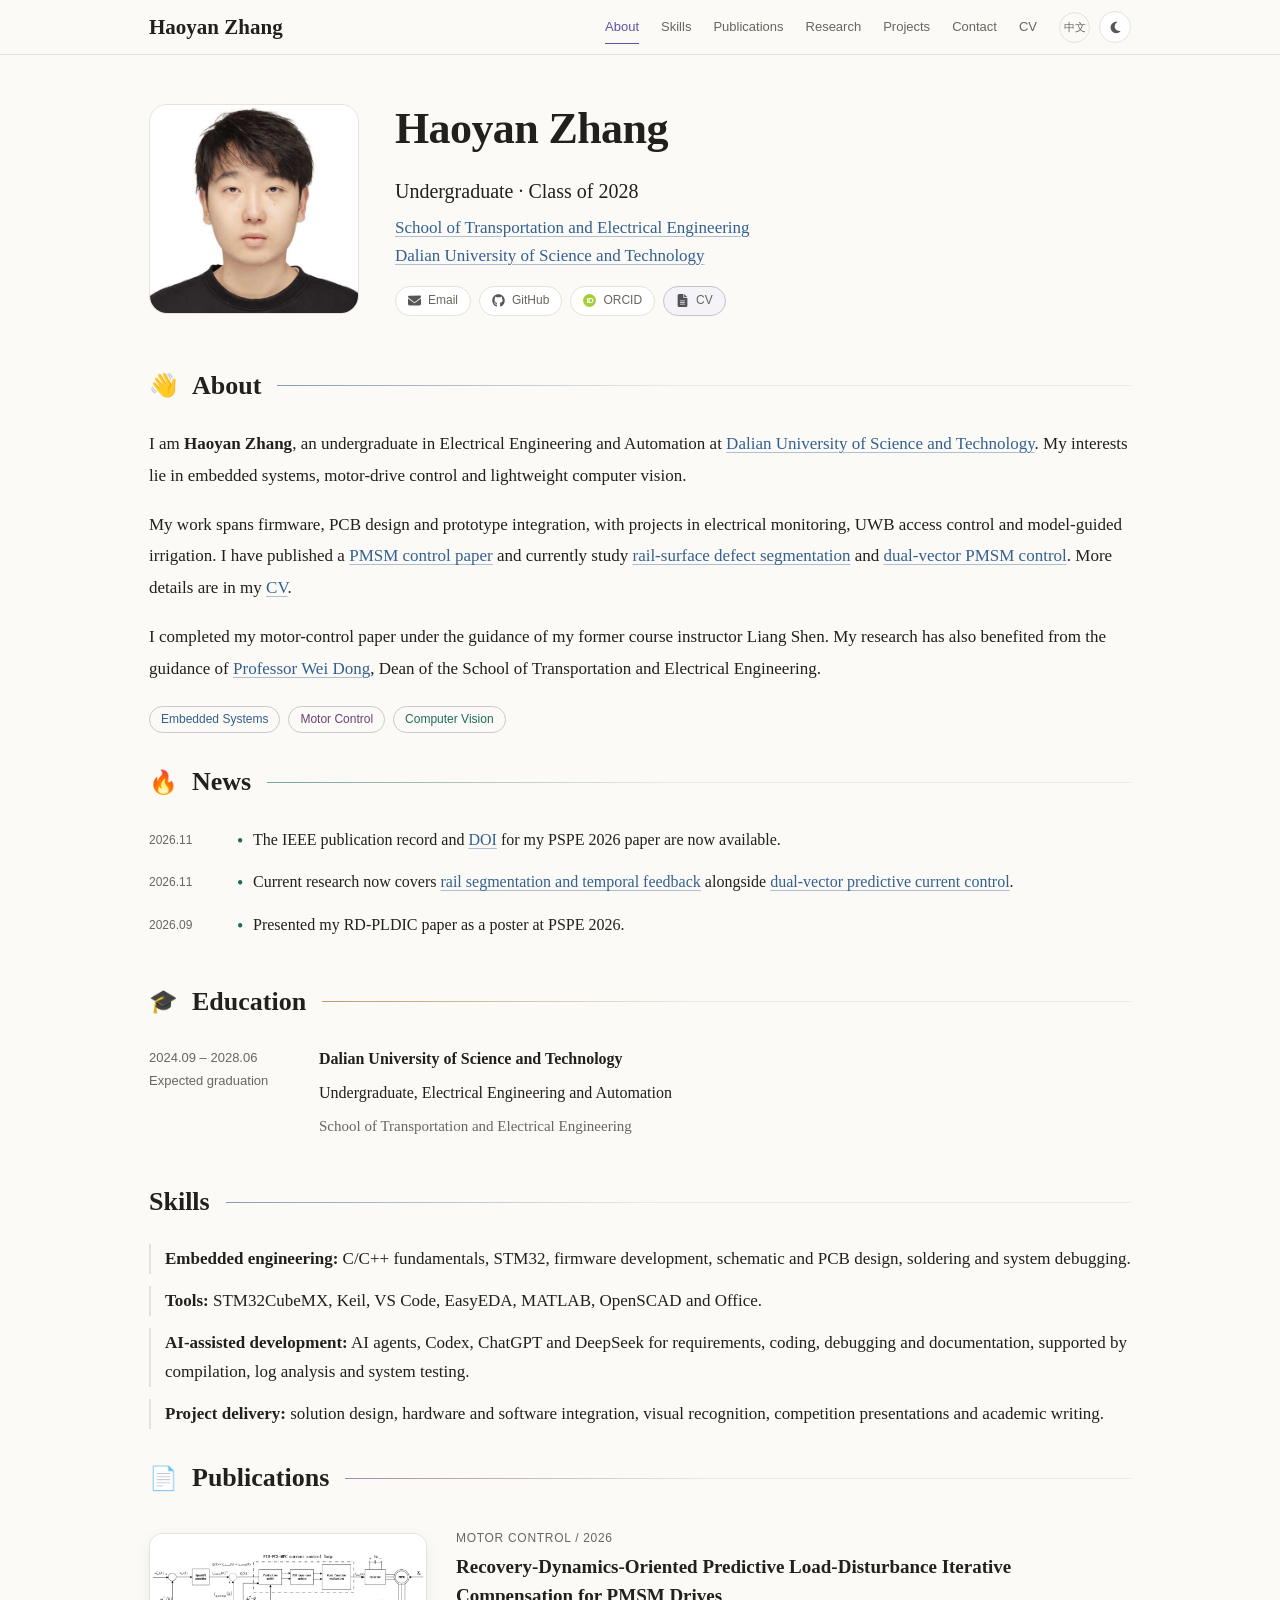
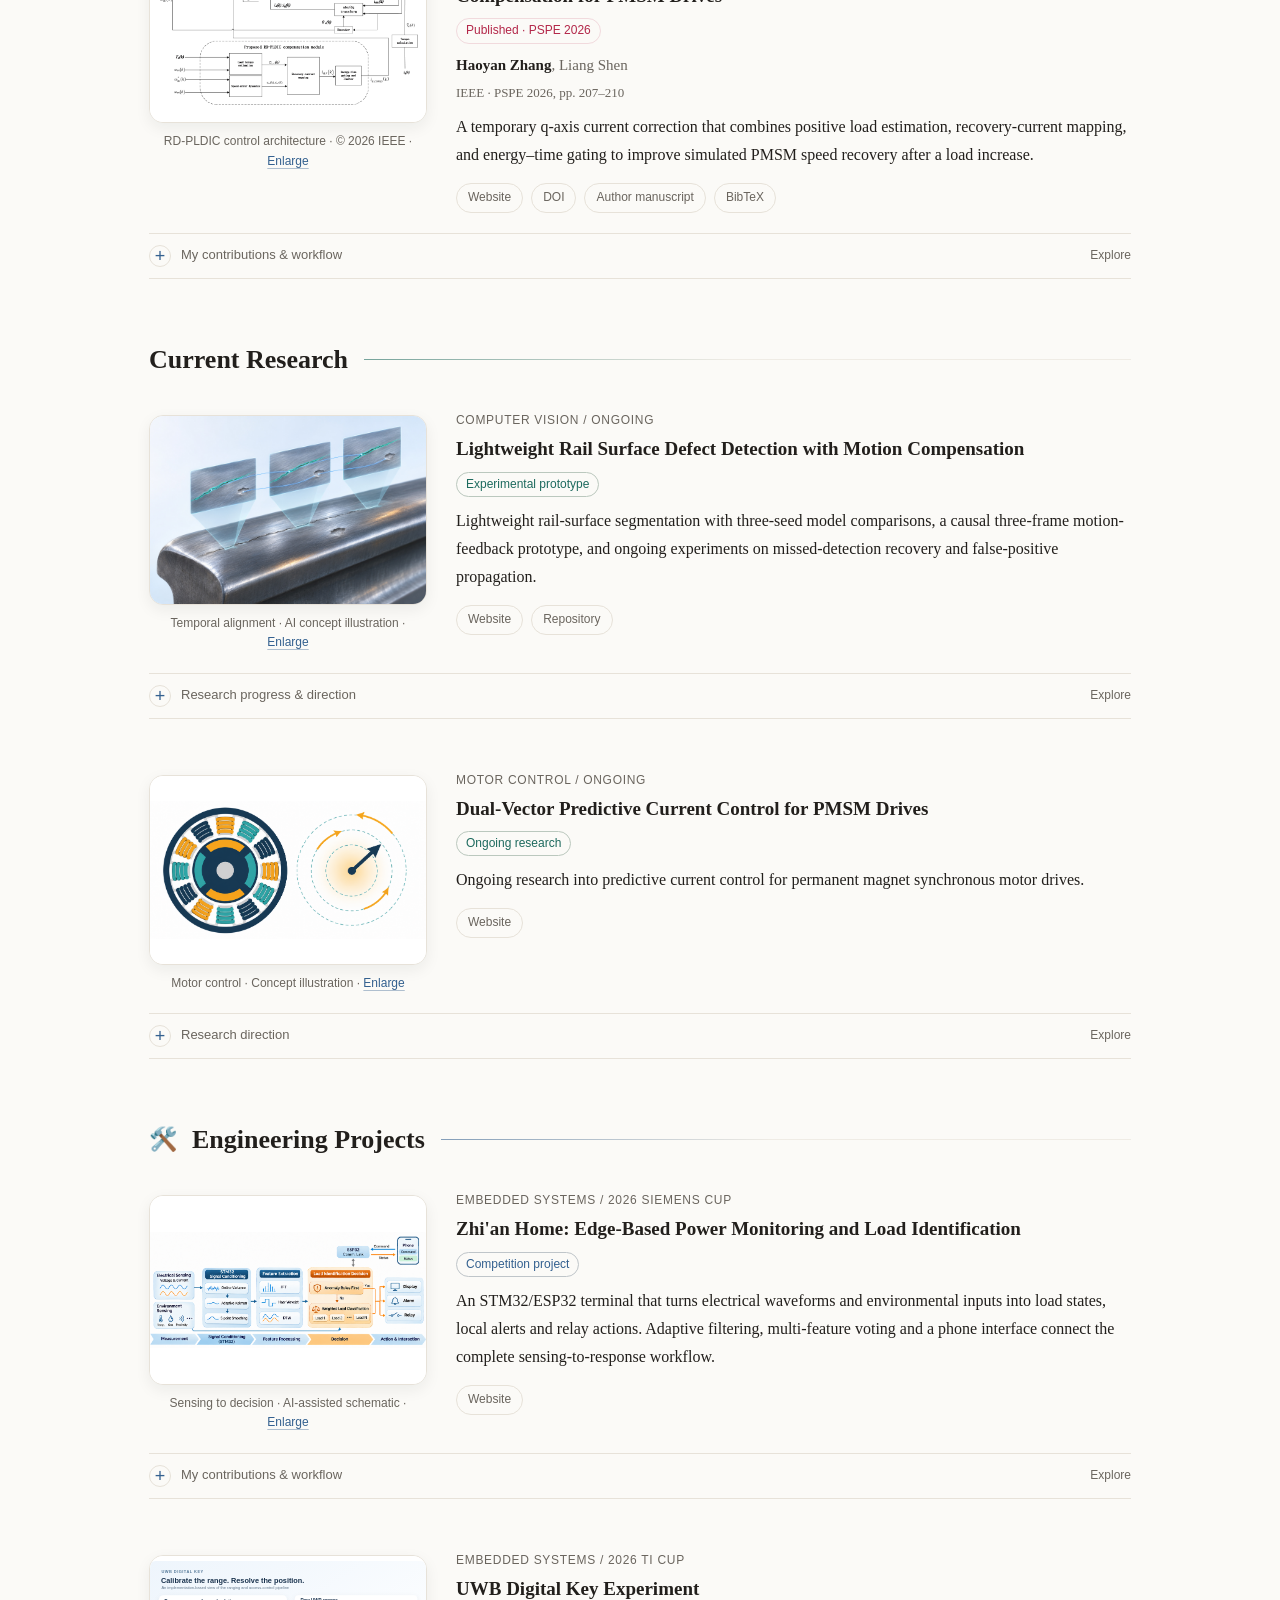
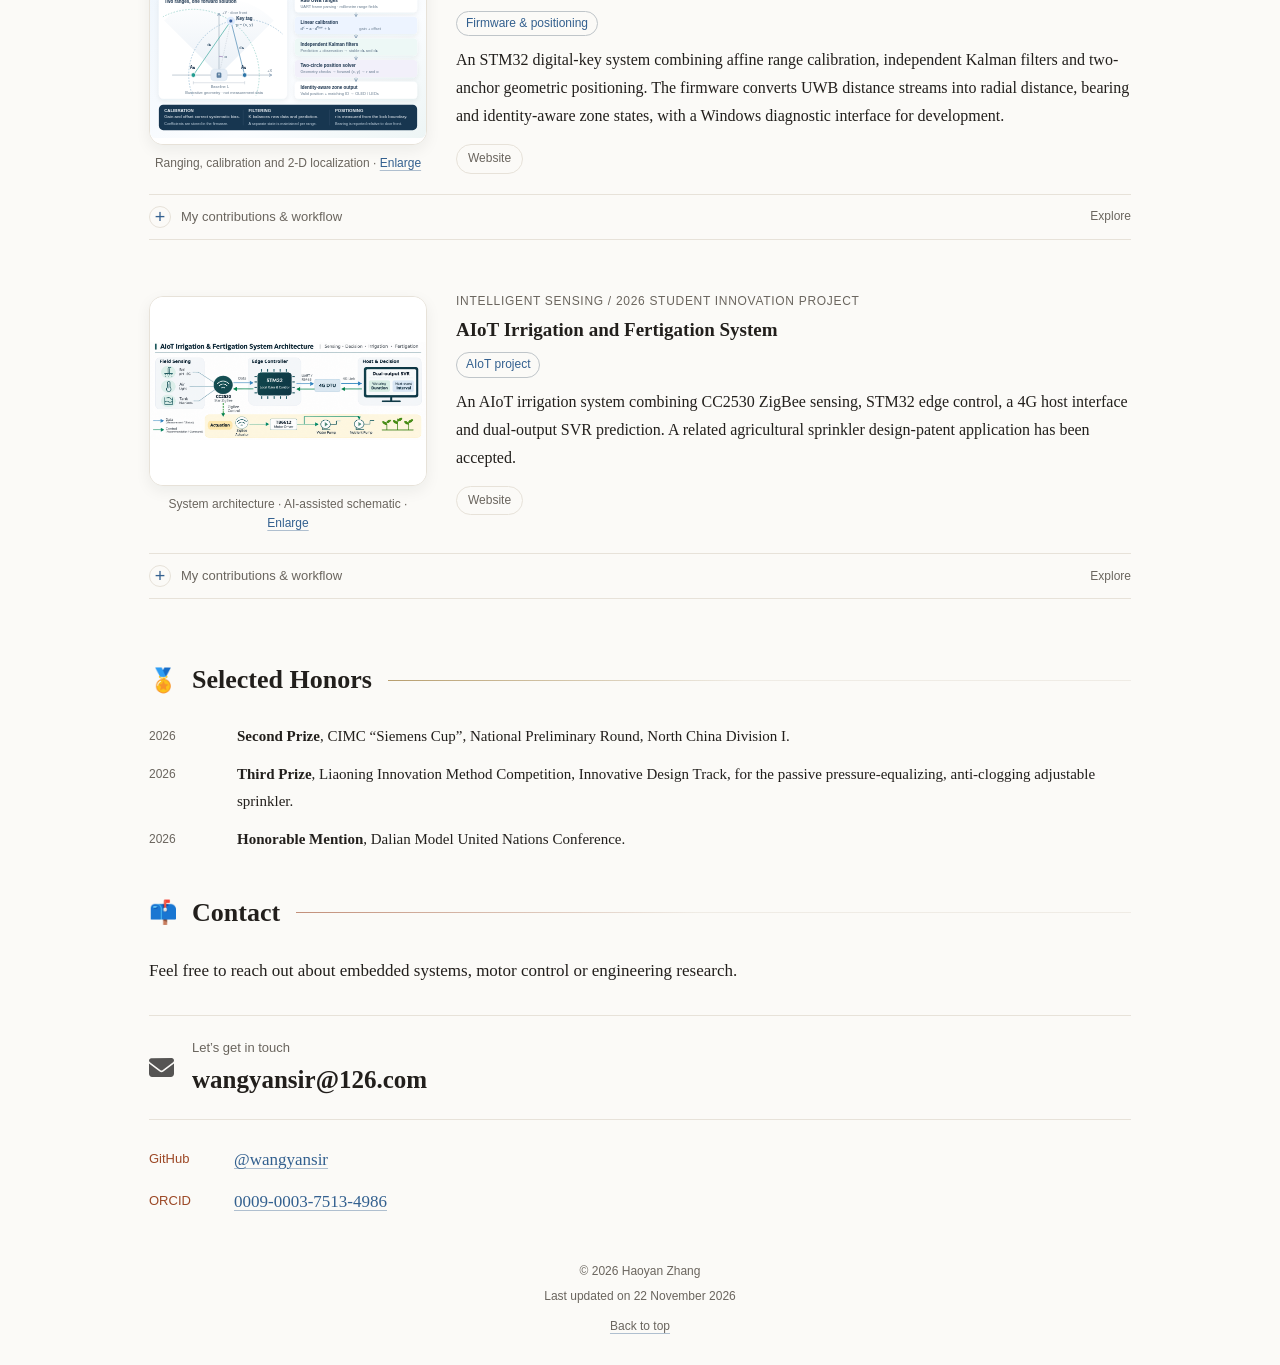
<file: index.html>
<!doctype html><html lang="en"><head>
<meta charset="utf-8"><meta name="viewport" content="width=device-width,initial-scale=1"><title>Haoyan Zhang · Academic Homepage</title>
<meta name="description" content="Haoyan Zhang: electrical engineering, motor control, embedded systems and computer vision. Research, publications and engineering projects."><meta name="author" content="Haoyan Zhang"><meta property="og:type" content="website"><meta property="og:title" content="Haoyan Zhang · Academic Homepage"><meta property="og:description" content="Haoyan Zhang: electrical engineering, motor control, embedded systems and computer vision. Research, publications and engineering projects."><meta property="og:image" content="https://wangyansir.github.io/assets/portrait.jpg">
<link rel="canonical" href="https://wangyansir.github.io/index.html"><link rel="alternate" hreflang="zh-CN" href="https://wangyansir.github.io/zh.html"><link rel="icon" href="assets/favicon.svg" type="image/svg+xml">
<script>try{const s=localStorage.getItem('haoyan-theme');document.documentElement.dataset.theme=s||(matchMedia('(prefers-color-scheme:dark)').matches?'dark':'light')}catch{document.documentElement.dataset.theme='light'}</script>
<link rel="stylesheet" href="assets/katex.min.css"><link rel="stylesheet" href="style.css?v=6"><script src="main.js?v=5" defer></script></head>
<body class="homepage"><a class="skip-link" href="#main">Skip to content</a><header class="topbar"><div class="topbar-inner"><a class="topbar-brand" href="#top">Haoyan Zhang</a><nav class="topbar-nav" aria-label="Main navigation"><a href="#about">About</a><a href="#skills">Skills</a><a href="#publications">Publications</a><a href="#research">Research</a><a href="#projects">Projects</a><a href="#contact">Contact</a><a href="assets/haoyan-zhang-cv.pdf" target="_blank" rel="noopener">CV</a></nav><div class="controls"><a class="language-switch" href="zh.html" lang="zh-CN" hreflang="zh-CN" aria-label="Switch to Chinese">中文</a><button class="theme-toggle" data-theme-toggle type="button" aria-label="Switch color theme" title="Switch color theme"><img class="icon" src="assets/icons/sun.svg" alt="" aria-hidden="true" width="13" height="13"><span class="moon-icon"><img class="icon" src="assets/icons/moon.svg" alt="" aria-hidden="true" width="13" height="13"></span></button></div></div></header>
<main class="page" id="main"><section class="hero" id="top" aria-labelledby="name"><a class="portrait-link" href="assets/portrait.jpg" target="_blank" rel="noopener" aria-label="View full portrait"><img class="portrait" src="assets/portrait.jpg" width="210" height="210" alt="Portrait of Haoyan Zhang" fetchpriority="high"></a><div class="hero-copy"><h1 id="name">Haoyan Zhang</h1><p class="role">Undergraduate · Class of 2028</p><p class="affiliation"><a href="https://sub2.dlust.edu.cn/dqgc/" target="_blank" rel="noopener">School of Transportation and Electrical Engineering</a><br><a href="https://www.dlust.edu.cn/" target="_blank" rel="noopener">Dalian University of Science and Technology</a></p></div><div class="social-links" aria-label="Profile links"><a class="pill" href="mailto:wangyansir@126.com"><img class="icon" src="assets/icons/envelope.svg" alt="" aria-hidden="true" width="13" height="13">Email</a><a class="pill" href="https://github.com/wangyansir" target="_blank" rel="noopener"><img class="icon" src="assets/icons/github.svg" alt="" aria-hidden="true" width="13" height="13">GitHub</a><a class="pill" href="https://orcid.org/0009-0003-7513-4986" target="_blank" rel="noopener"><span class="orcid-mark" aria-hidden="true">iD</span>ORCID</a><a class="pill cv-pill" href="assets/haoyan-zhang-cv.pdf" target="_blank" rel="noopener"><img class="icon" src="assets/icons/file-lines.svg" alt="" aria-hidden="true" width="13" height="13">CV</a></div></section>
<section class="section" id="about"><h2 class="section-title blue"><span aria-hidden="true">👋</span>About</h2><p>I am <strong>Haoyan Zhang</strong>, an undergraduate in Electrical Engineering and Automation at <a href="https://www.dlust.edu.cn/" target="_blank" rel="noopener">Dalian University of Science and Technology</a>. My interests lie in embedded systems, motor-drive control and lightweight computer vision.</p><p>My work spans firmware, PCB design and prototype integration, with projects in electrical monitoring, UWB access control and model-guided irrigation. I have published a <a href="publications/rd-pldic.html">PMSM control paper</a> and currently study <a href="research/rail-inspection.html">rail-surface defect segmentation</a> and <a href="research/dual-vector-control.html">dual-vector PMSM control</a>. More details are in my <a href="assets/haoyan-zhang-cv.pdf" target="_blank" rel="noopener">CV</a>.</p><p>I completed my motor-control paper under the guidance of my former course instructor Liang Shen. My research has also benefited from the guidance of <a href="https://sub2.dlust.edu.cn/dqgc/channel-161.html" target="_blank" rel="noopener">Professor Wei Dong</a>, Dean of the School of Transportation and Electrical Engineering.</p><ul class="interest-tags" aria-label="Research interests"><li>Embedded Systems</li><li>Motor Control</li><li>Computer Vision</li></ul></section>
<section class="section" id="news"><h2 class="section-title teal"><span aria-hidden="true">🔥</span>News</h2><ul class="news-list"><li><time>2026.11</time><div>The IEEE publication record and <a href="https://doi.org/10.1109/PSPE71359.2026.11780839" target="_blank" rel="noopener">DOI</a> for my PSPE 2026 paper are now available.</div></li><li><time>2026.11</time><div>Current research now covers <a href="research/rail-inspection.html">rail segmentation and temporal feedback</a> alongside <a href="research/dual-vector-control.html">dual-vector predictive current control</a>.</div></li><li><time>2026.09</time><div>Presented my RD-PLDIC paper as a poster at PSPE 2026.</div></li></ul></section>
<section class="section" id="education"><h2 class="section-title gold"><span aria-hidden="true">🎓</span>Education</h2><div class="dated-entry"><p class="entry-date">2024.09 – 2028.06<br><span>Expected graduation</span></p><div><p><strong>Dalian University of Science and Technology</strong></p><p>Undergraduate, Electrical Engineering and Automation</p><p class="muted small">School of Transportation and Electrical Engineering</p></div></div></section>
<section class="section" id="skills"><h2 class="section-title blue">Skills</h2><ul class="skills-list"><li><strong>Embedded engineering:</strong> C/C++ fundamentals, STM32, firmware development, schematic and PCB design, soldering and system debugging.</li><li><strong>Tools:</strong> STM32CubeMX, Keil, VS Code, EasyEDA, MATLAB, OpenSCAD and Office.</li><li><strong>AI-assisted development:</strong> AI agents, Codex, ChatGPT and DeepSeek for requirements, coding, debugging and documentation, supported by compilation, log analysis and system testing.</li><li><strong>Project delivery:</strong> solution design, hardware and software integration, visual recognition, competition presentations and academic writing.</li></ul></section>
<section class="section" id="publications"><h2 class="section-title plum"><span aria-hidden="true">📄</span>Publications</h2><article class="work-entry" id="work-rd-pldic"><div class="work-row"><figure class="work-media"><button class="visual-toggle" type="button" aria-pressed="false" aria-label="Toggle overview and method for Recovery-Dynamics-Oriented Predictive Load-Disturbance Iterative Compensation for PMSM Drives" data-visual-toggle data-caption-overview="RD-PLDIC control architecture · © 2026 IEEE" data-caption-method="Simulated speed recovery · © 2026 IEEE"><img class="visual-overview" src="assets/rd-pldic-control.png" alt="RD-PLDIC control architecture: predictive current control with load estimation, recovery-current mapping and energy–time gating. © 2026 IEEE." width="278" height="190" loading="lazy"><img class="visual-method" src="assets/rd-pldic-speed.png" alt="" aria-hidden="true" width="278" height="190" loading="lazy"><span class="visual-hint" aria-hidden="true">Explore method</span></button><figcaption class="image-caption"><span data-visual-caption aria-live="polite">RD-PLDIC control architecture · © 2026 IEEE</span> · <a href="assets/rd-pldic-control.png" target="_blank" rel="noopener">Enlarge</a></figcaption></figure><div class="work-copy"><p class="entry-kicker">Motor control / 2026</p><h3>Recovery-Dynamics-Oriented Predictive Load-Disturbance Iterative Compensation for PMSM Drives</h3><p class="venue"><span class="badge publication">Published · PSPE 2026</span></p><p class="authors"><strong>Haoyan Zhang</strong>, Liang Shen</p><p class="work-note">IEEE · PSPE 2026, pp. 207–210</p><p class="work-description">A temporary q-axis current correction that combines positive load estimation, recovery-current mapping, and energy–time gating to improve simulated PMSM speed recovery after a load increase.</p><div class="resource-links"><a class="pill" href="publications/rd-pldic.html">Website</a><a class="pill" href="https://doi.org/10.1109/PSPE71359.2026.11780839" target="_blank" rel="noopener">DOI</a><a class="pill" href="assets/rd-pldic-author-manuscript.pdf" target="_blank" rel="noopener">Author manuscript</a><a class="pill" href="files/rd-pldic.bib" download>BibTeX</a></div></div></div><details class="contribution"><summary><span class="expand-icon" aria-hidden="true">+</span><span>My contributions & workflow</span><span class="expand-label" data-open-label="Close" data-closed-label="Explore">Explore</span></summary><div class="contribution-body"><p class="contribution-role">First author · Modeling, simulation and manuscript</p><ul><li>Developed a temporary q-axis current correction combining positive load estimation, recovery-current mapping and energy–time gating.</li><li>Built the numerical PMSM-drive comparisons and analyzed speed recovery, accumulated error and persistent compensation.</li><li>Prepared and revised the English manuscript and presented the work as a poster at PSPE 2026.</li></ul><ol class="workflow" aria-label="Method workflow"><li>Estimate load</li><li>Map recovery current</li><li>Gate compensation</li><li>Evaluate recovery</li></ol><p class="scope-note">Results summarize simulated positive load increases under the reported conditions.</p></div></details></article></section>
<section class="section" id="research"><h2 class="section-title teal">Current Research</h2><article class="work-entry" id="work-rail-inspection"><div class="work-row"><figure class="work-media"><button class="visual-toggle visual-art" type="button" aria-pressed="false" aria-label="Toggle overview and method for Lightweight Rail Surface Defect Detection with Motion Compensation" data-visual-toggle data-caption-overview="Temporal alignment · AI concept illustration" data-caption-method="Three-frame motion-feedback method"><img class="visual-overview" src="assets/rail-inspection-concept.jpg" alt="AI-assisted concept illustration of rail-surface defects, temporal alignment and segmentation." width="278" height="190" loading="lazy"><img class="visual-method" src="assets/rail-method-en.svg" alt="" aria-hidden="true" width="278" height="190" loading="lazy"><span class="visual-hint" aria-hidden="true">Explore method</span></button><figcaption class="image-caption"><span data-visual-caption aria-live="polite">Temporal alignment · AI concept illustration</span> · <a href="assets/rail-inspection-concept.jpg" target="_blank" rel="noopener">Enlarge</a></figcaption></figure><div class="work-copy"><p class="entry-kicker">Computer vision / Ongoing</p><h3>Lightweight Rail Surface Defect Detection with Motion Compensation</h3><p class="venue"><span class="badge ongoing">Experimental prototype</span></p><p class="work-description">Lightweight rail-surface segmentation with three-seed model comparisons, a causal three-frame motion-feedback prototype, and ongoing experiments on missed-detection recovery and false-positive propagation.</p><div class="resource-links"><a class="pill" href="research/rail-inspection.html">Website</a><a class="pill" href="https://github.com/LevinJustus/rail-surface-motion-research" target="_blank" rel="noopener">Repository</a></div></div></div><details class="contribution"><summary><span class="expand-icon" aria-hidden="true">+</span><span>Research progress & direction</span><span class="expand-label" data-open-label="Close" data-closed-label="Explore">Explore</span></summary><div class="contribution-body"><p class="contribution-role">Collaborative research · Project repository v0.6.0</p><ul><li>The project repository reports three-seed U-Net and DeepLabv3+ baselines on 1,396 training and 400 validation images.</li><li>A causal three-frame prototype combines motion alignment with historical defect evidence.</li><li>Current experiments examine missed-detection recovery and false-positive propagation in temporal feedback.</li></ul><ol class="workflow" aria-label="Method workflow"><li>Train & validate</li><li>Align observations</li><li>Reuse temporal evidence</li><li>Check false positives</li></ol><p class="scope-note">Reported scores are validation results. Continuous rail video, independent testing and deployment are next steps.</p></div></details></article>
<article class="work-entry" id="work-dual-vector-control"><div class="work-row"><figure class="work-media"><a class="visual-toggle figure-link" href="assets/motor-control-overview.png" target="_blank" rel="noopener" aria-label="Open full-size figure for Dual-Vector Predictive Current Control for PMSM Drives"><img class="visual-overview" src="assets/motor-control-overview.png" alt="General motor-control concept illustration." width="278" height="190" loading="lazy"><span class="visual-hint" aria-hidden="true">View figure</span></a><figcaption class="image-caption"><span data-visual-caption aria-live="polite">Motor control · Concept illustration</span> · <a href="assets/motor-control-overview.png" target="_blank" rel="noopener">Enlarge</a></figcaption></figure><div class="work-copy"><p class="entry-kicker">Motor control / Ongoing</p><h3>Dual-Vector Predictive Current Control for PMSM Drives</h3><p class="venue"><span class="badge ongoing">Ongoing research</span></p><p class="work-description">Ongoing research into predictive current control for permanent magnet synchronous motor drives.</p><div class="resource-links"><a class="pill" href="research/dual-vector-control.html">Website</a></div></div></div><details class="contribution"><summary><span class="expand-icon" aria-hidden="true">+</span><span>Research direction</span><span class="expand-label" data-open-label="Close" data-closed-label="Explore">Explore</span></summary><div class="contribution-body"><p class="contribution-role">Predictive current control</p><ul><li>Studying predictive current control for permanent magnet synchronous motor drives.</li></ul><ol class="workflow" aria-label="Method workflow"><li>Motor control</li><li>Predictive control</li></ol><p class="scope-note">Ongoing research in motor-drive control.</p></div></details></article></section>
<section class="section" id="projects"><h2 class="section-title blue"><span aria-hidden="true">🛠️</span>Engineering Projects</h2><article class="work-entry" id="work-smart-home"><div class="work-row"><figure class="work-media"><button class="visual-toggle" type="button" aria-pressed="false" aria-label="Toggle overview and method for Zhi'an Home: Edge-Based Power Monitoring and Load Identification" data-visual-toggle data-caption-overview="Sensing to decision · AI-assisted schematic" data-caption-method="Local sensing and protection architecture"><img class="visual-overview" src="assets/smart-home-research-graphic.png" alt="AI-assisted system schematic based on the submitted design and code." width="278" height="190" loading="lazy"><img class="visual-method" src="assets/smart-home-system.svg" alt="" aria-hidden="true" width="278" height="190" loading="lazy"><span class="visual-hint" aria-hidden="true">Explore method</span></button><figcaption class="image-caption"><span data-visual-caption aria-live="polite">Sensing to decision · AI-assisted schematic</span> · <a href="assets/smart-home-research-graphic.png" target="_blank" rel="noopener">Enlarge</a></figcaption></figure><div class="work-copy"><p class="entry-kicker">Embedded systems / 2026 Siemens Cup</p><h3>Zhi'an Home: Edge-Based Power Monitoring and Load Identification</h3><p class="venue"><span class="badge engineering">Competition project</span></p><p class="work-description">An STM32/ESP32 terminal that turns electrical waveforms and environmental inputs into load states, local alerts and relay actions. Adaptive filtering, multi-feature voting and a phone interface connect the complete sensing-to-response workflow.</p><div class="resource-links"><a class="pill" href="projects/smart-home.html">Website</a></div></div></div><details class="contribution"><summary><span class="expand-icon" aria-hidden="true">+</span><span>My contributions & workflow</span><span class="expand-label" data-open-label="Close" data-closed-label="Explore">Explore</span></summary><div class="contribution-body"><p class="contribution-role">Firmware, hardware and prototype integration</p><ul><li>Independently developed the STM32 firmware, designed the schematics and PCB, soldered and integrated the system.</li><li>Connected measurement filtering and time–frequency features to load-state recognition and local anomaly handling.</li><li>Integrated local controls and the ESP32-linked app, and modeled the enclosure in OpenSCAD.</li></ul><ol class="workflow" aria-label="Method workflow"><li>Acquire signals</li><li>Extract features</li><li>Identify & protect</li><li>Report status</li></ol><p class="scope-note">The project received Second Prize in the CIMC Siemens Cup national preliminary, North China Division I.</p></div></details></article>
<article class="work-entry" id="work-uwb-key"><div class="work-row"><figure class="work-media"><a class="visual-toggle figure-link" href="assets/uwb-localization-pipeline.svg" target="_blank" rel="noopener" aria-label="Open full-size figure for UWB Digital Key Experiment"><img class="visual-overview" src="assets/uwb-localization-pipeline.svg" alt="Implemented ranging pipeline and illustrative two-anchor geometry." width="278" height="190" loading="lazy"><span class="visual-hint" aria-hidden="true">View figure</span></a><figcaption class="image-caption"><span data-visual-caption aria-live="polite">Ranging, calibration and 2-D localization</span> · <a href="assets/uwb-localization-pipeline.svg" target="_blank" rel="noopener">Enlarge</a></figcaption></figure><div class="work-copy"><p class="entry-kicker">Embedded systems / 2026 TI Cup</p><h3>UWB Digital Key Experiment</h3><p class="venue"><span class="badge engineering">Firmware & positioning</span></p><p class="work-description">An STM32 digital-key system combining affine range calibration, independent Kalman filters and two-anchor geometric positioning. The firmware converts UWB distance streams into radial distance, bearing and identity-aware zone states, with a Windows diagnostic interface for development.</p><div class="resource-links"><a class="pill" href="projects/uwb-key.html">Website</a></div></div></div><details class="contribution"><summary><span class="expand-icon" aria-hidden="true">+</span><span>My contributions & workflow</span><span class="expand-label" data-open-label="Close" data-closed-label="Explore">Explore</span></summary><div class="contribution-body"><p class="contribution-role">Hardware, firmware and companion-app integration</p><ul><li>Implemented linear range calibration and independent Kalman filters for the two anchors.</li><li>Combined two-circle localization with three-zone access decisions, abnormal-data checks and lockout logic.</li><li>Developed and debugged the hardware and firmware; developed the Windows application with ChatGPT.</li></ul><ol class="workflow" aria-label="Method workflow"><li>Calibrate ranges</li><li>Filter each anchor</li><li>Solve 2-D position</li><li>Check ID & zone</li></ol><p class="scope-note">The detail page explains the source-verified signal chain, calibration model and positioning geometry.</p></div></details></article>
<article class="work-entry" id="work-aiot-fertigation"><div class="work-row"><figure class="work-media"><button class="visual-toggle" type="button" aria-pressed="false" aria-label="Toggle overview and method for AIoT Irrigation and Fertigation System" data-visual-toggle data-caption-overview="System architecture · AI-assisted schematic" data-caption-method="Prediction-to-control workflow"><img class="visual-overview" src="assets/fertigation-research-graphic.png" alt="AI-assisted system schematic based on Project Outline 3.0." width="278" height="190" loading="lazy"><img class="visual-method" src="assets/aiot-system-architecture.svg" alt="" aria-hidden="true" width="278" height="190" loading="lazy"><span class="visual-hint" aria-hidden="true">Explore method</span></button><figcaption class="image-caption"><span data-visual-caption aria-live="polite">System architecture · AI-assisted schematic</span> · <a href="assets/fertigation-research-graphic.png" target="_blank" rel="noopener">Enlarge</a></figcaption></figure><div class="work-copy"><p class="entry-kicker">Intelligent sensing / 2026 Student Innovation Project</p><h3>AIoT Irrigation and Fertigation System</h3><p class="venue"><span class="badge engineering">AIoT project</span></p><p class="work-description">An AIoT irrigation system combining CC2530 ZigBee sensing, STM32 edge control, a 4G host interface and dual-output SVR prediction. A related agricultural sprinkler design-patent application has been accepted.</p><div class="resource-links"><a class="pill" href="projects/aiot-fertigation.html">Website</a></div></div></div><details class="contribution"><summary><span class="expand-icon" aria-hidden="true">+</span><span>My contributions & workflow</span><span class="expand-label" data-open-label="Close" data-closed-label="Explore">Explore</span></summary><div class="contribution-body"><p class="contribution-role">System design and prediction-to-control software</p><ul><li>Designed a sensor-to-edge control chain using STM32, ZigBee and 4G-DTU communication.</li><li>Built a dual-output SVR software prototype to predict watering duration and interval, then map them to execution levels.</li><li>Checked the prototype decision logic using 2,160 compatible simulated samples.</li></ul><ol class="workflow" aria-label="Method workflow"><li>Collect inputs</li><li>Predict with SVR</li><li>Map control levels</li><li>Execute at edge</li></ol><p class="scope-note">The related sprinkler design received a provincial award and its design-patent application was accepted.</p></div></details></article></section>
<section class="section" id="honors"><h2 class="section-title gold"><span aria-hidden="true">🏅</span>Selected Honors</h2><ul class="honors-list"><li><span>2026</span><div><strong>Second Prize</strong>, CIMC “Siemens Cup”, National Preliminary Round, North China Division I.</div></li><li><span>2026</span><div><strong>Third Prize</strong>, Liaoning Innovation Method Competition, Innovative Design Track, for the passive pressure-equalizing, anti-clogging adjustable sprinkler.</div></li><li><span>2026</span><div><strong>Honorable Mention</strong>, Dalian Model United Nations Conference.</div></li></ul></section>
<section class="section" id="contact"><h2 class="section-title rust"><span aria-hidden="true">📫</span>Contact</h2><p>Feel free to reach out about embedded systems, motor control or engineering research.</p><a class="email-contact" href="mailto:wangyansir@126.com"><img class="icon" src="assets/icons/envelope.svg" alt="" aria-hidden="true" width="13" height="13"><span><small>Let’s get in touch</small><strong>wangyansir@126.com</strong></span></a><dl class="contact-list"><dt>GitHub</dt><dd><a href="https://github.com/wangyansir" target="_blank" rel="noopener">@wangyansir</a></dd><dt>ORCID</dt><dd><a href="https://orcid.org/0009-0003-7513-4986" target="_blank" rel="noopener">0009-0003-7513-4986</a></dd></dl></section></main>
<footer class="site-footer page"><p>© 2026 Haoyan Zhang</p><p>Last updated on 22 November 2026</p><a href="#top">Back to top</a></footer></body></html>
</file>
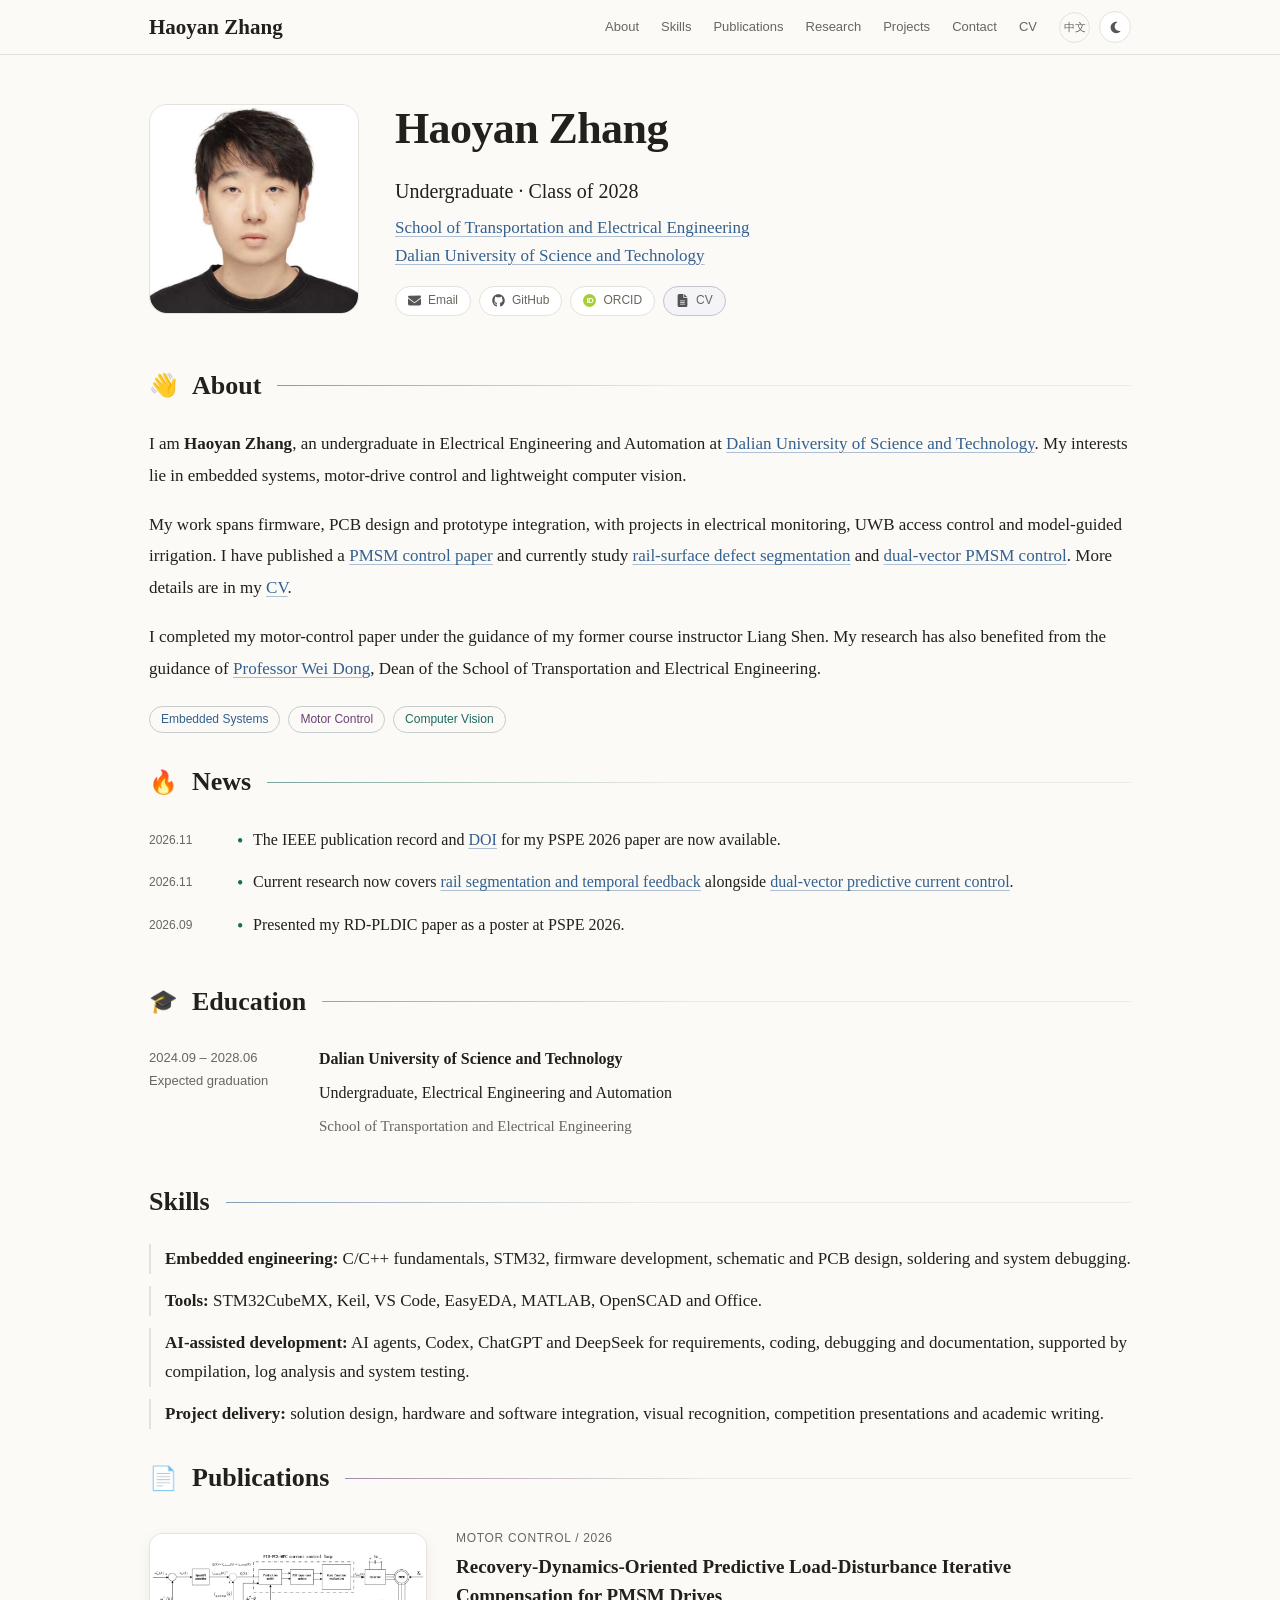
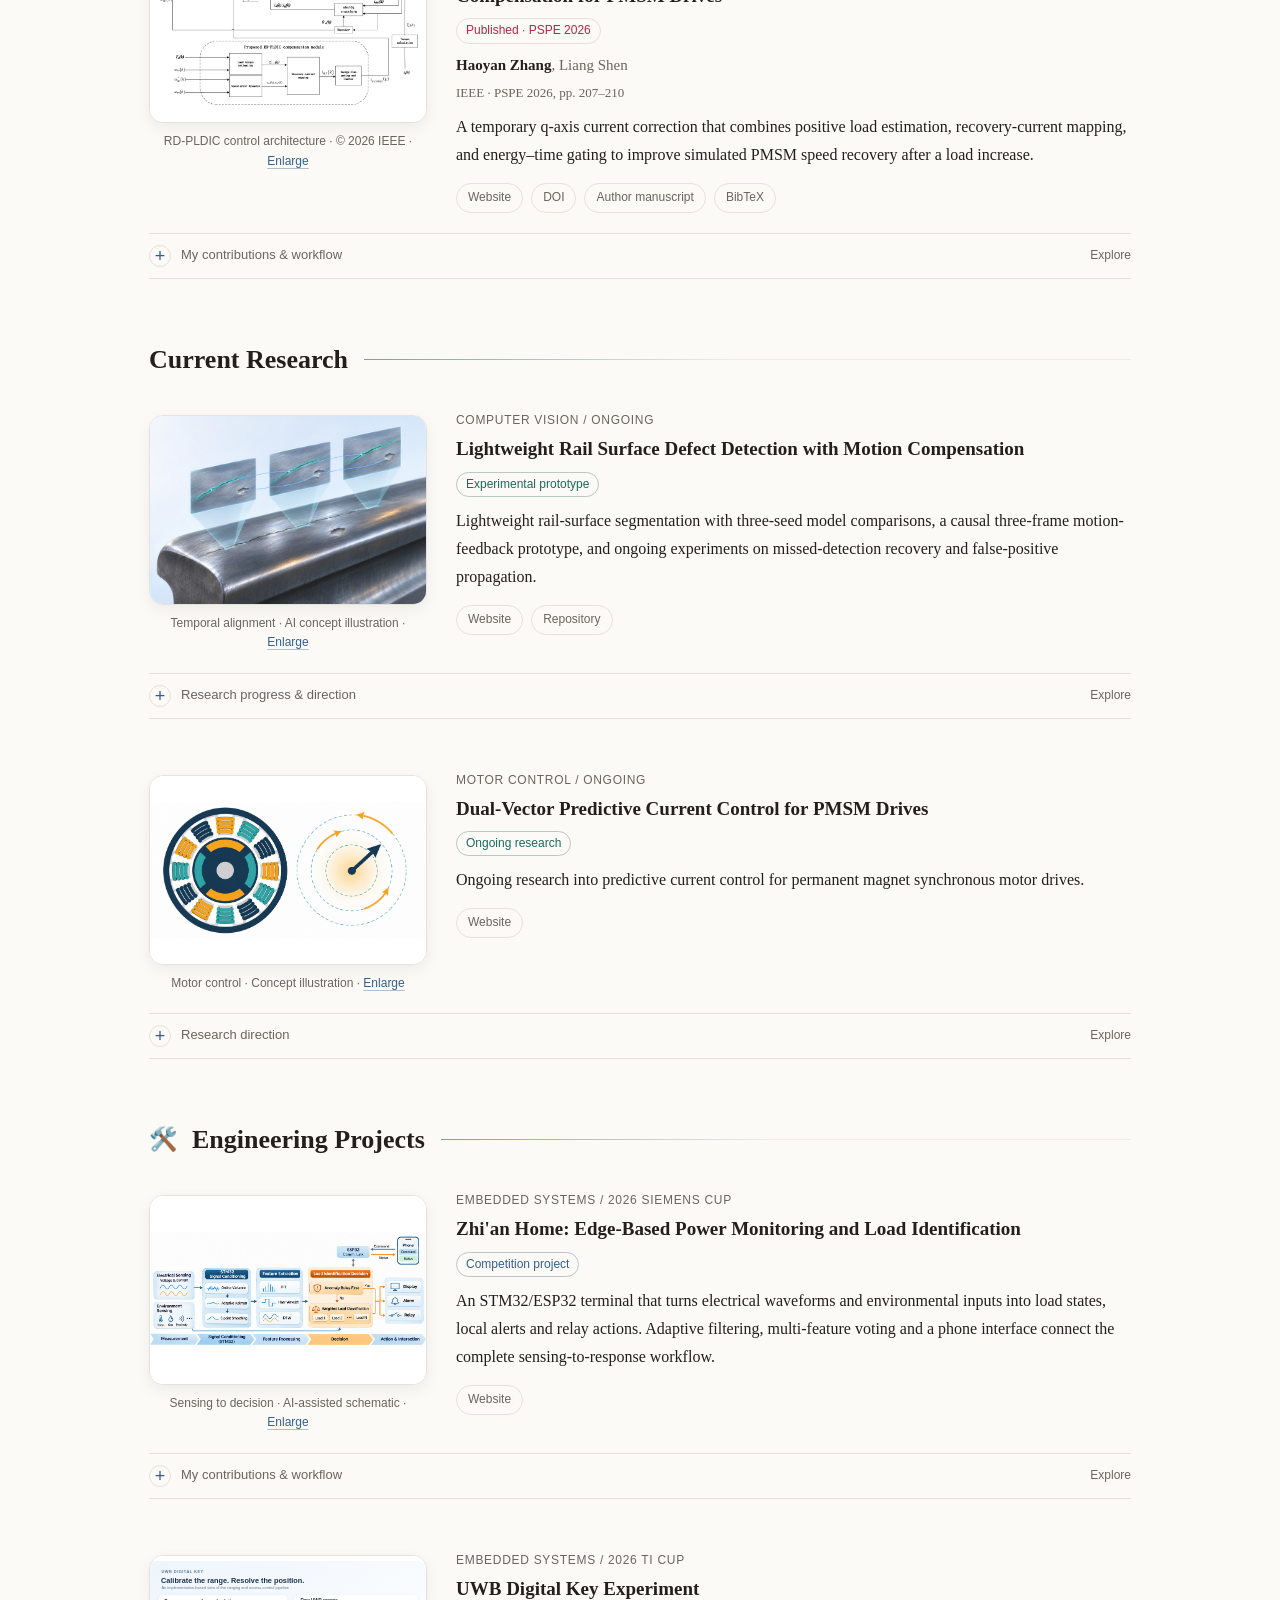
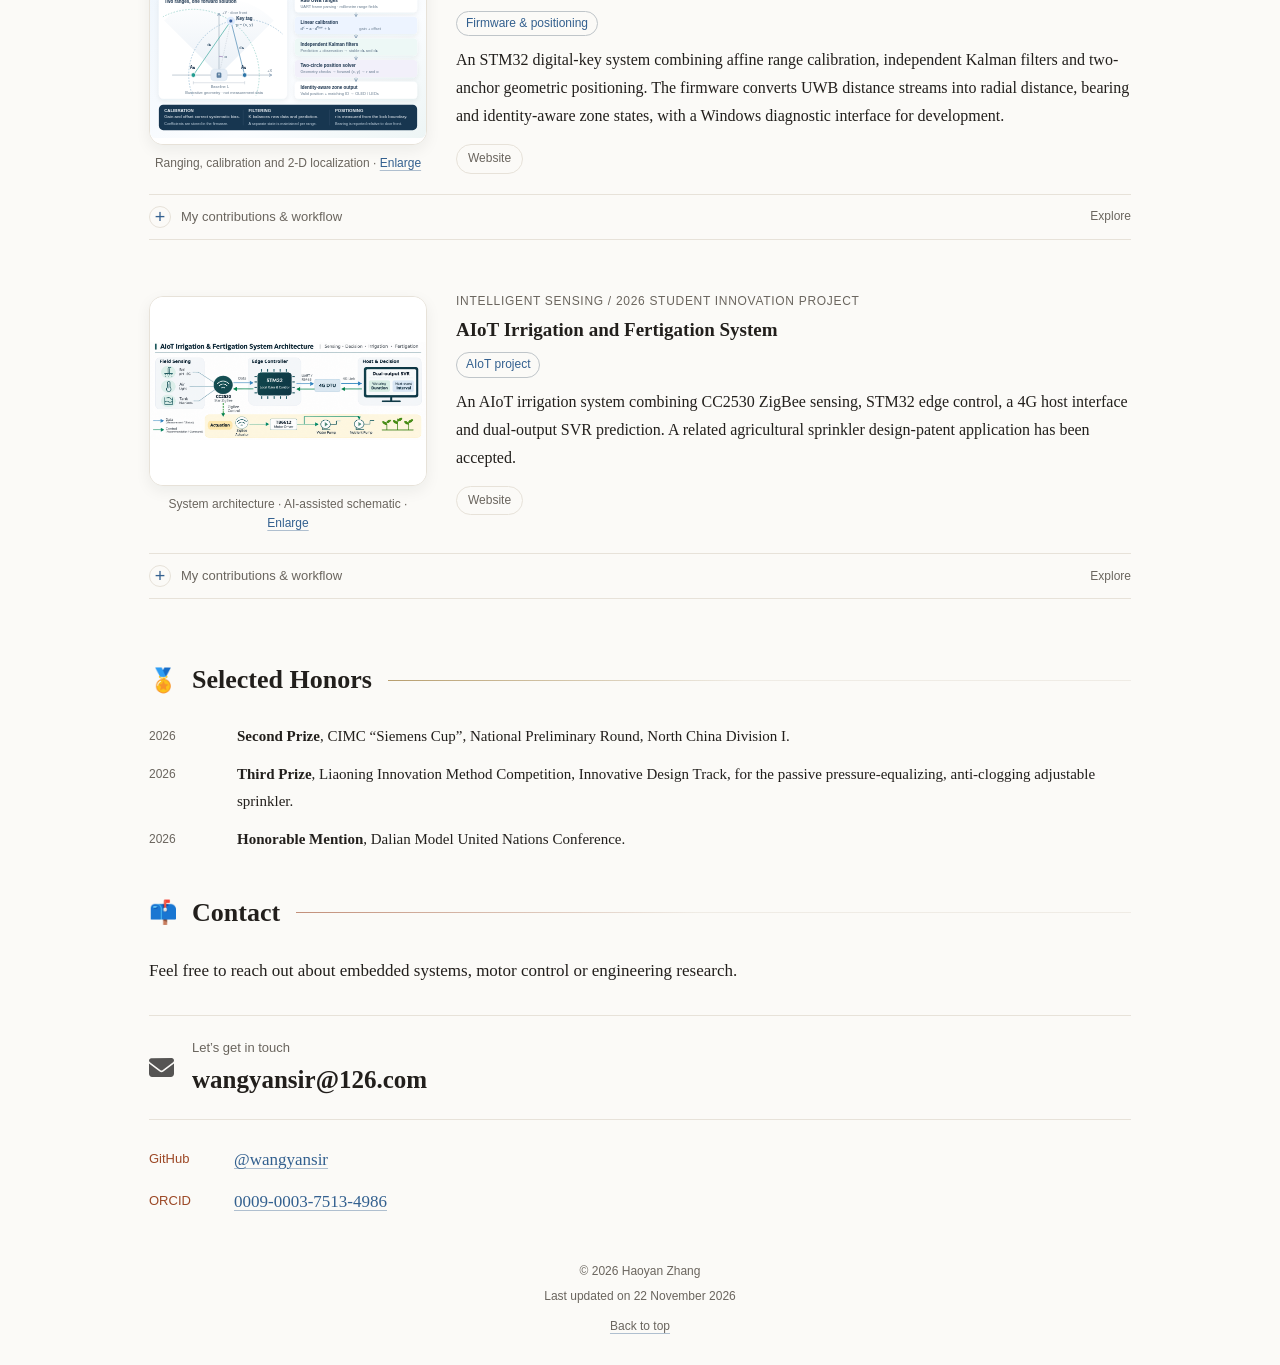
<file: en.html>
<!doctype html><html lang="en"><head><meta charset="utf-8"><meta http-equiv="refresh" content="0;url=index.html"><title>Haoyan Zhang</title></head><body><a href="index.html">Continue to the English homepage</a></body></html>
</file>
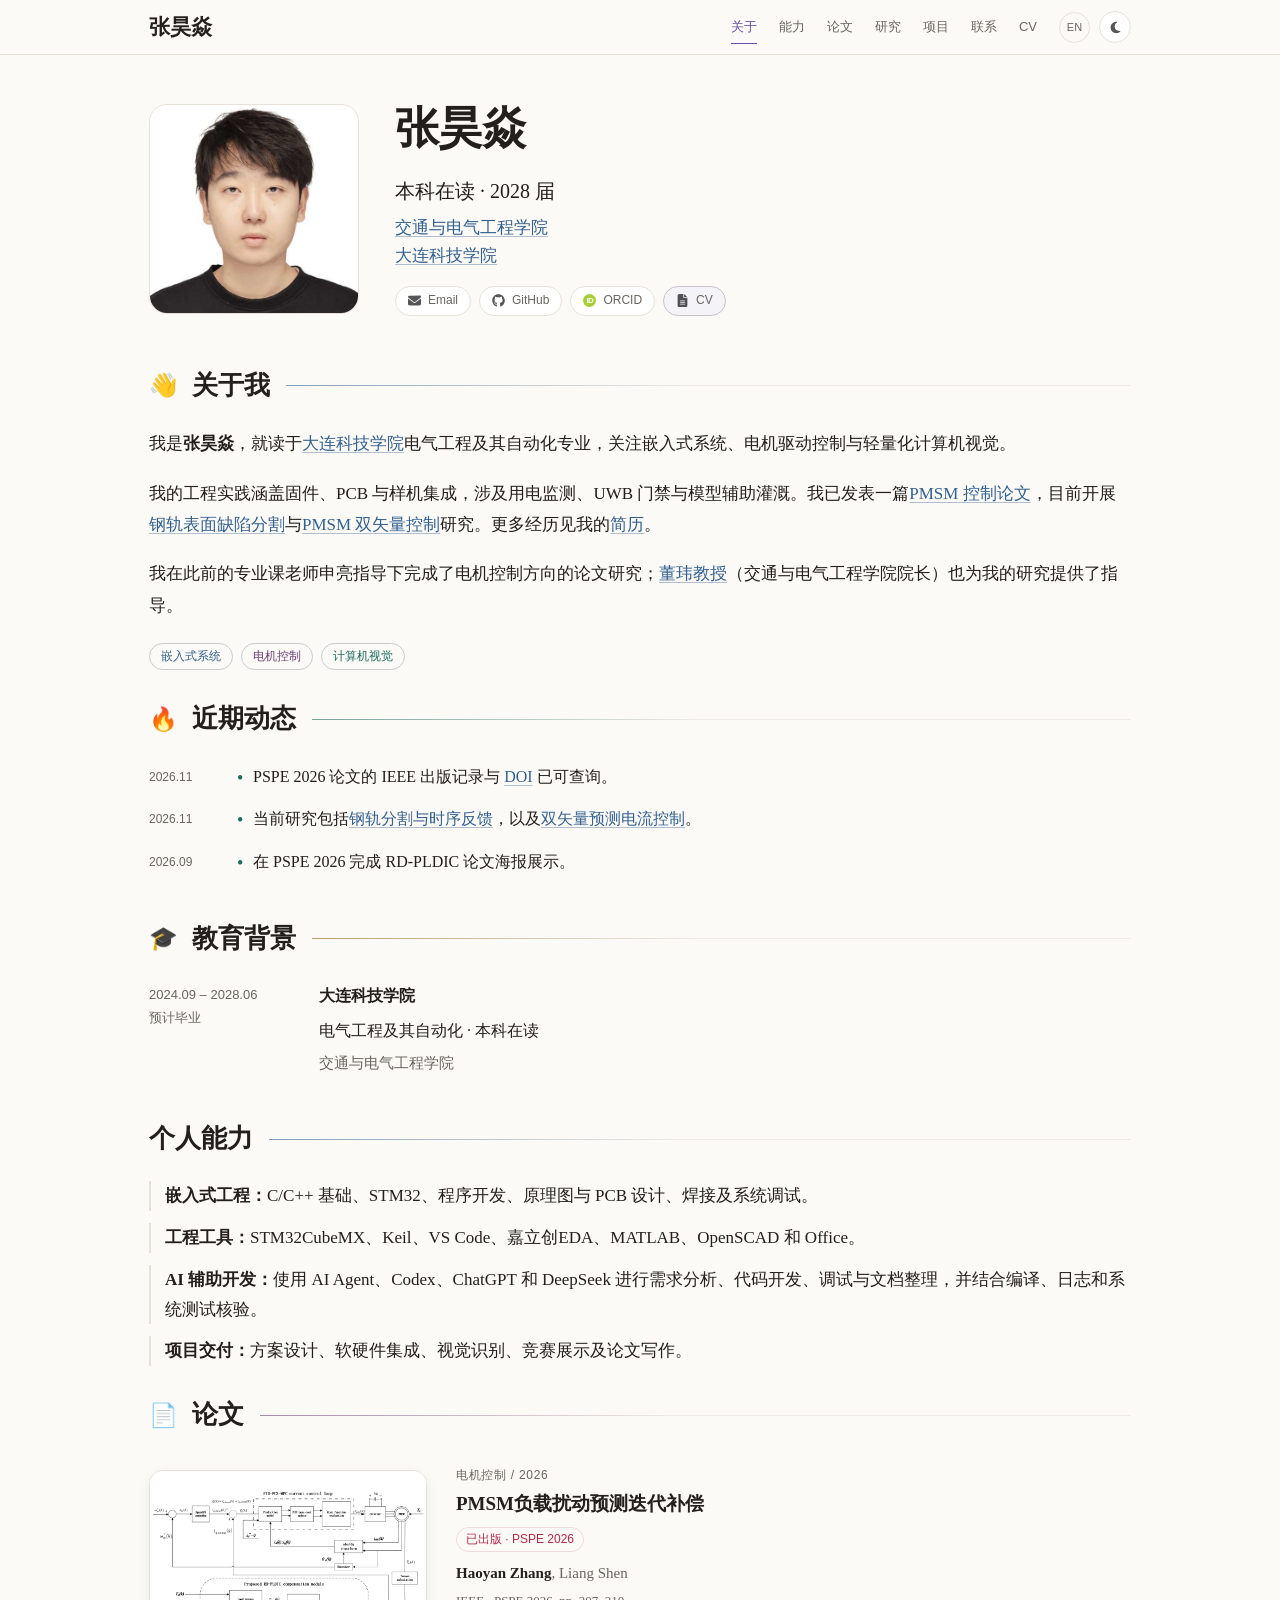
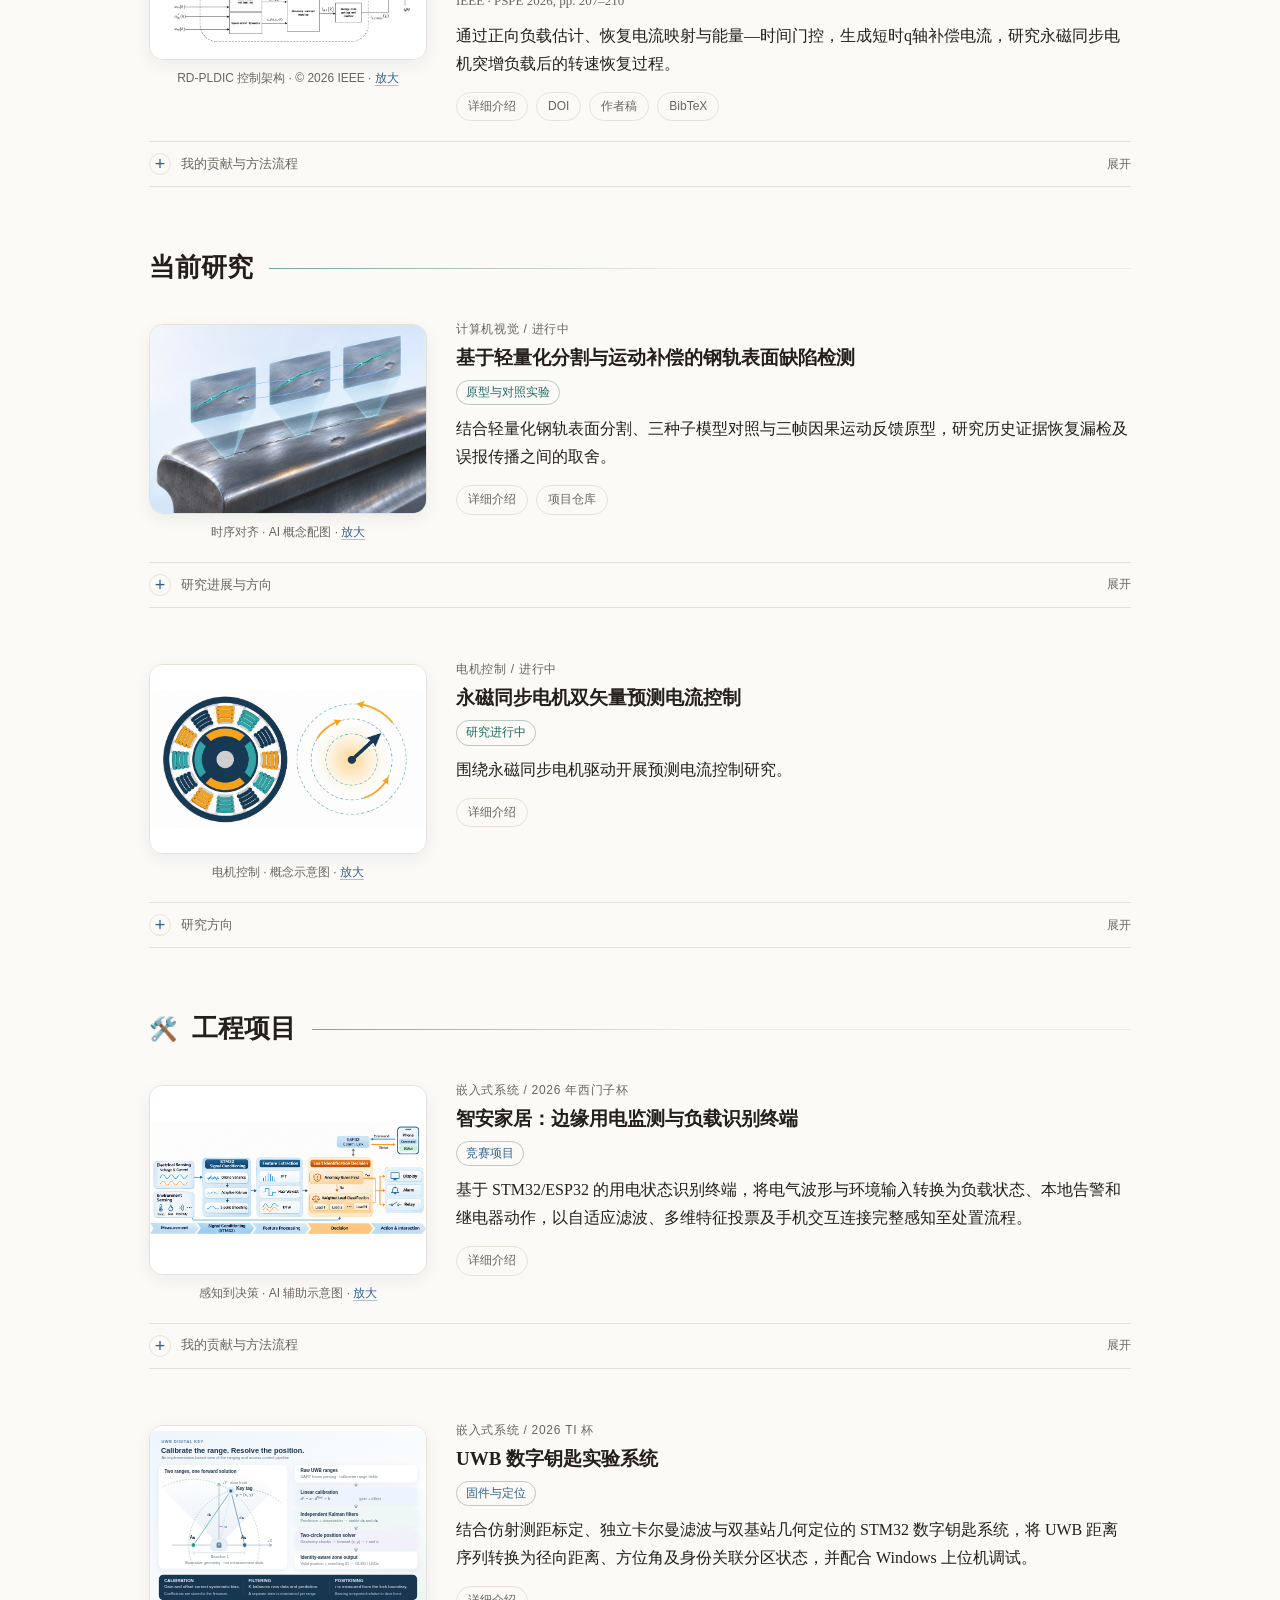
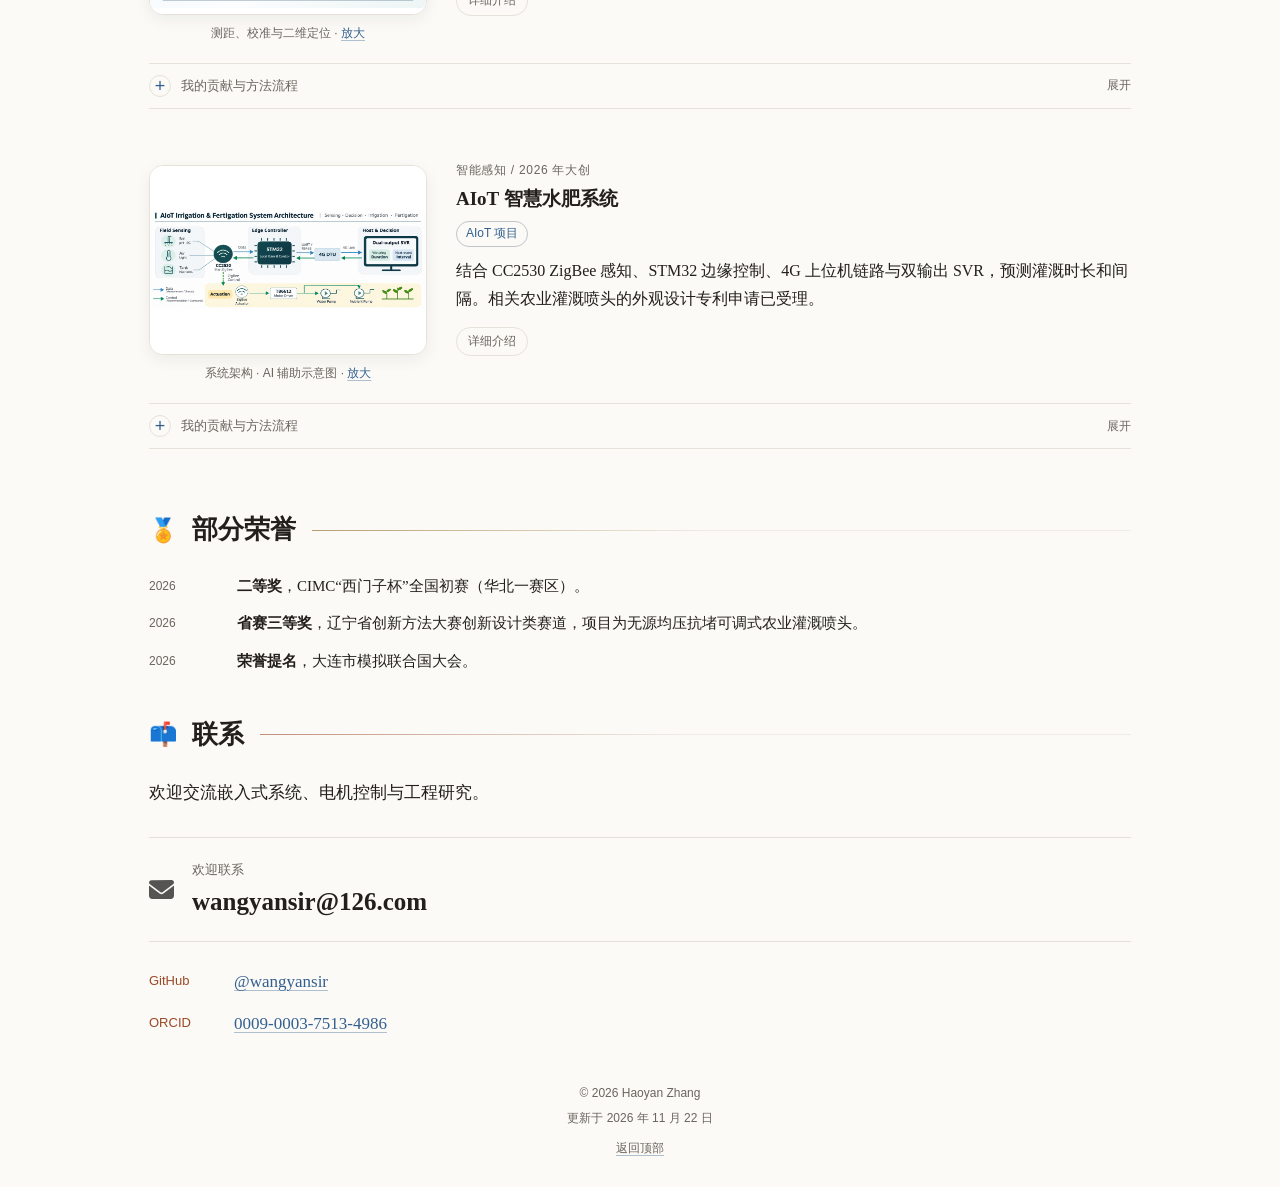
<file: zh.html>
<!doctype html><html lang="zh-CN"><head>
<meta charset="utf-8"><meta name="viewport" content="width=device-width,initial-scale=1"><title>张昊焱 · 个人主页</title>
<meta name="description" content="张昊焱的电气工程、电机控制、嵌入式系统与计算机视觉研究、论文和项目。"><meta name="author" content="Haoyan Zhang"><meta property="og:type" content="website"><meta property="og:title" content="张昊焱 · 个人主页"><meta property="og:description" content="张昊焱的电气工程、电机控制、嵌入式系统与计算机视觉研究、论文和项目。"><meta property="og:image" content="https://wangyansir.github.io/assets/portrait.jpg">
<link rel="canonical" href="https://wangyansir.github.io/zh.html"><link rel="alternate" hreflang="en" href="https://wangyansir.github.io/index.html"><link rel="icon" href="assets/favicon.svg" type="image/svg+xml">
<script>try{const s=localStorage.getItem('haoyan-theme');document.documentElement.dataset.theme=s||(matchMedia('(prefers-color-scheme:dark)').matches?'dark':'light')}catch{document.documentElement.dataset.theme='light'}</script>
<link rel="stylesheet" href="assets/katex.min.css"><link rel="stylesheet" href="style.css?v=6"><script src="main.js?v=5" defer></script></head>
<body class="homepage"><a class="skip-link" href="#main">跳到正文</a><header class="topbar"><div class="topbar-inner"><a class="topbar-brand" href="#top">张昊焱</a><nav class="topbar-nav" aria-label="主导航"><a href="#about">关于</a><a href="#skills">能力</a><a href="#publications">论文</a><a href="#research">研究</a><a href="#projects">项目</a><a href="#contact">联系</a><a href="assets/zhang-haoyan-cv.pdf" target="_blank" rel="noopener">CV</a></nav><div class="controls"><a class="language-switch" href="index.html" lang="en" hreflang="en" aria-label="切换到英文">EN</a><button class="theme-toggle" data-theme-toggle type="button" aria-label="切换颜色主题" title="切换颜色主题"><img class="icon" src="assets/icons/sun.svg" alt="" aria-hidden="true" width="13" height="13"><span class="moon-icon"><img class="icon" src="assets/icons/moon.svg" alt="" aria-hidden="true" width="13" height="13"></span></button></div></div></header>
<main class="page" id="main"><section class="hero" id="top" aria-labelledby="name"><a class="portrait-link" href="assets/portrait.jpg" target="_blank" rel="noopener" aria-label="查看完整头像"><img class="portrait" src="assets/portrait.jpg" width="210" height="210" alt="张昊焱的个人照片" fetchpriority="high"></a><div class="hero-copy"><h1 id="name">张昊焱</h1><p class="role">本科在读 · 2028 届</p><p class="affiliation"><a href="https://sub2.dlust.edu.cn/dqgc/" target="_blank" rel="noopener">交通与电气工程学院</a><br><a href="https://www.dlust.edu.cn/" target="_blank" rel="noopener">大连科技学院</a></p></div><div class="social-links" aria-label="个人链接"><a class="pill" href="mailto:wangyansir@126.com"><img class="icon" src="assets/icons/envelope.svg" alt="" aria-hidden="true" width="13" height="13">Email</a><a class="pill" href="https://github.com/wangyansir" target="_blank" rel="noopener"><img class="icon" src="assets/icons/github.svg" alt="" aria-hidden="true" width="13" height="13">GitHub</a><a class="pill" href="https://orcid.org/0009-0003-7513-4986" target="_blank" rel="noopener"><span class="orcid-mark" aria-hidden="true">iD</span>ORCID</a><a class="pill cv-pill" href="assets/zhang-haoyan-cv.pdf" target="_blank" rel="noopener"><img class="icon" src="assets/icons/file-lines.svg" alt="" aria-hidden="true" width="13" height="13">CV</a></div></section>
<section class="section" id="about"><h2 class="section-title blue"><span aria-hidden="true">👋</span>关于我</h2><p>我是<strong>张昊焱</strong>，就读于<a href="https://www.dlust.edu.cn/" target="_blank" rel="noopener">大连科技学院</a>电气工程及其自动化专业，关注嵌入式系统、电机驱动控制与轻量化计算机视觉。</p><p>我的工程实践涵盖固件、PCB 与样机集成，涉及用电监测、UWB 门禁与模型辅助灌溉。我已发表一篇<a href="publications/rd-pldic-zh.html">PMSM 控制论文</a>，目前开展<a href="research/rail-inspection-zh.html">钢轨表面缺陷分割</a>与<a href="research/dual-vector-control-zh.html">PMSM 双矢量控制</a>研究。更多经历见我的<a href="assets/zhang-haoyan-cv.pdf" target="_blank" rel="noopener">简历</a>。</p><p>我在此前的专业课老师申亮指导下完成了电机控制方向的论文研究；<a href="https://sub2.dlust.edu.cn/dqgc/channel-161.html" target="_blank" rel="noopener">董玮教授</a>（交通与电气工程学院院长）也为我的研究提供了指导。</p><ul class="interest-tags" aria-label="研究兴趣"><li>嵌入式系统</li><li>电机控制</li><li>计算机视觉</li></ul></section>
<section class="section" id="news"><h2 class="section-title teal"><span aria-hidden="true">🔥</span>近期动态</h2><ul class="news-list"><li><time>2026.11</time><div>PSPE 2026 论文的 IEEE 出版记录与 <a href="https://doi.org/10.1109/PSPE71359.2026.11780839" target="_blank" rel="noopener">DOI</a> 已可查询。</div></li><li><time>2026.11</time><div>当前研究包括<a href="research/rail-inspection-zh.html">钢轨分割与时序反馈</a>，以及<a href="research/dual-vector-control-zh.html">双矢量预测电流控制</a>。</div></li><li><time>2026.09</time><div>在 PSPE 2026 完成 RD-PLDIC 论文海报展示。</div></li></ul></section>
<section class="section" id="education"><h2 class="section-title gold"><span aria-hidden="true">🎓</span>教育背景</h2><div class="dated-entry"><p class="entry-date">2024.09 – 2028.06<br><span>预计毕业</span></p><div><p><strong>大连科技学院</strong></p><p>电气工程及其自动化 · 本科在读</p><p class="muted small">交通与电气工程学院</p></div></div></section>
<section class="section" id="skills"><h2 class="section-title blue">个人能力</h2><ul class="skills-list"><li><strong>嵌入式工程：</strong>C/C++ 基础、STM32、程序开发、原理图与 PCB 设计、焊接及系统调试。</li><li><strong>工程工具：</strong>STM32CubeMX、Keil、VS Code、嘉立创EDA、MATLAB、OpenSCAD 和 Office。</li><li><strong>AI 辅助开发：</strong>使用 AI Agent、Codex、ChatGPT 和 DeepSeek 进行需求分析、代码开发、调试与文档整理，并结合编译、日志和系统测试核验。</li><li><strong>项目交付：</strong>方案设计、软硬件集成、视觉识别、竞赛展示及论文写作。</li></ul></section>
<section class="section" id="publications"><h2 class="section-title plum"><span aria-hidden="true">📄</span>论文</h2><article class="work-entry" id="work-rd-pldic"><div class="work-row"><figure class="work-media"><button class="visual-toggle" type="button" aria-pressed="false" aria-label="切换概览与方法：PMSM负载扰动预测迭代补偿" data-visual-toggle data-caption-overview="RD-PLDIC 控制架构 · © 2026 IEEE" data-caption-method="转速恢复仿真 · © 2026 IEEE"><img class="visual-overview" src="assets/rd-pldic-control.png" alt="RD-PLDIC 控制架构：预测电流控制、负载估计、恢复电流映射及能量—时间门控。© 2026 IEEE。" width="278" height="190" loading="lazy"><img class="visual-method" src="assets/rd-pldic-speed.png" alt="" aria-hidden="true" width="278" height="190" loading="lazy"><span class="visual-hint" aria-hidden="true">查看方法</span></button><figcaption class="image-caption"><span data-visual-caption aria-live="polite">RD-PLDIC 控制架构 · © 2026 IEEE</span> · <a href="assets/rd-pldic-control.png" target="_blank" rel="noopener">放大</a></figcaption></figure><div class="work-copy"><p class="entry-kicker">电机控制 / 2026</p><h3>PMSM负载扰动预测迭代补偿</h3><p class="venue"><span class="badge publication">已出版 · PSPE 2026</span></p><p class="authors"><strong>Haoyan Zhang</strong>, Liang Shen</p><p class="work-note">IEEE · PSPE 2026, pp. 207–210</p><p class="work-description">通过正向负载估计、恢复电流映射与能量—时间门控，生成短时q轴补偿电流，研究永磁同步电机突增负载后的转速恢复过程。</p><div class="resource-links"><a class="pill" href="publications/rd-pldic-zh.html">详细介绍</a><a class="pill" href="https://doi.org/10.1109/PSPE71359.2026.11780839" target="_blank" rel="noopener">DOI</a><a class="pill" href="assets/rd-pldic-author-manuscript.pdf" target="_blank" rel="noopener">作者稿</a><a class="pill" href="files/rd-pldic.bib" download>BibTeX</a></div></div></div><details class="contribution"><summary><span class="expand-icon" aria-hidden="true">+</span><span>我的贡献与方法流程</span><span class="expand-label" data-open-label="收起" data-closed-label="展开">展开</span></summary><div class="contribution-body"><p class="contribution-role">第一作者 · 建模、仿真与论文</p><ul><li>设计结合正向负载估计、恢复电流映射与能量—时间门控的短时 q 轴电流补偿。</li><li>建立 PMSM 驱动数值对比，分析转速恢复、累计误差和持续补偿。</li><li>完成英文稿件撰写与修改，并在 PSPE 2026 作海报展示。</li></ul><ol class="workflow" aria-label="方法流程"><li>估计负载</li><li>映射恢复电流</li><li>补偿门控</li><li>评价恢复过程</li></ol><p class="scope-note">结果来自已测试工况下的正向增载仿真。</p></div></details></article></section>
<section class="section" id="research"><h2 class="section-title teal">当前研究</h2><article class="work-entry" id="work-rail-inspection"><div class="work-row"><figure class="work-media"><button class="visual-toggle visual-art" type="button" aria-pressed="false" aria-label="切换概览与方法：基于轻量化分割与运动补偿的钢轨表面缺陷检测" data-visual-toggle data-caption-overview="时序对齐 · AI 概念配图" data-caption-method="三帧因果运动反馈技术链路"><img class="visual-overview" src="assets/rail-inspection-concept.jpg" alt="AI 辅助研究概念图：钢轨表面缺陷、时序对齐与分割。" width="278" height="190" loading="lazy"><img class="visual-method" src="assets/rail-method-zh.svg" alt="" aria-hidden="true" width="278" height="190" loading="lazy"><span class="visual-hint" aria-hidden="true">查看方法</span></button><figcaption class="image-caption"><span data-visual-caption aria-live="polite">时序对齐 · AI 概念配图</span> · <a href="assets/rail-inspection-concept.jpg" target="_blank" rel="noopener">放大</a></figcaption></figure><div class="work-copy"><p class="entry-kicker">计算机视觉 / 进行中</p><h3>基于轻量化分割与运动补偿的钢轨表面缺陷检测</h3><p class="venue"><span class="badge ongoing">原型与对照实验</span></p><p class="work-description">结合轻量化钢轨表面分割、三种子模型对照与三帧因果运动反馈原型，研究历史证据恢复漏检及误报传播之间的取舍。</p><div class="resource-links"><a class="pill" href="research/rail-inspection-zh.html">详细介绍</a><a class="pill" href="https://github.com/LevinJustus/rail-surface-motion-research" target="_blank" rel="noopener">项目仓库</a></div></div></div><details class="contribution"><summary><span class="expand-icon" aria-hidden="true">+</span><span>研究进展与方向</span><span class="expand-label" data-open-label="收起" data-closed-label="展开">展开</span></summary><div class="contribution-body"><p class="contribution-role">合作研究 · 项目仓库 v0.6.0</p><ul><li>项目仓库已报告基于 1396 张训练图、400 张验证图的三种子 U-Net 与 DeepLabv3+ 基线。</li><li>三帧因果原型将运动对齐与历史缺陷证据结合。</li><li>当前研究时序反馈中的漏检恢复与误报传播。</li></ul><ol class="workflow" aria-label="方法流程"><li>训练与验证</li><li>对齐观测</li><li>复用时序证据</li><li>检查误报</li></ol><p class="scope-note">当前分数为验证集结果；连续真实轨面视频、独立测试和部署为后续工作。</p></div></details></article>
<article class="work-entry" id="work-dual-vector-control"><div class="work-row"><figure class="work-media"><a class="visual-toggle figure-link" href="assets/motor-control-overview.png" target="_blank" rel="noopener" aria-label="查看原尺寸图：永磁同步电机双矢量预测电流控制"><img class="visual-overview" src="assets/motor-control-overview.png" alt="电机控制通用概念示意图。" width="278" height="190" loading="lazy"><span class="visual-hint" aria-hidden="true">放大查看</span></a><figcaption class="image-caption"><span data-visual-caption aria-live="polite">电机控制 · 概念示意图</span> · <a href="assets/motor-control-overview.png" target="_blank" rel="noopener">放大</a></figcaption></figure><div class="work-copy"><p class="entry-kicker">电机控制 / 进行中</p><h3>永磁同步电机双矢量预测电流控制</h3><p class="venue"><span class="badge ongoing">研究进行中</span></p><p class="work-description">围绕永磁同步电机驱动开展预测电流控制研究。</p><div class="resource-links"><a class="pill" href="research/dual-vector-control-zh.html">详细介绍</a></div></div></div><details class="contribution"><summary><span class="expand-icon" aria-hidden="true">+</span><span>研究方向</span><span class="expand-label" data-open-label="收起" data-closed-label="展开">展开</span></summary><div class="contribution-body"><p class="contribution-role">预测电流控制</p><ul><li>研究面向永磁同步电机驱动的预测电流控制。</li></ul><ol class="workflow" aria-label="方法流程"><li>电机控制</li><li>预测控制</li></ol><p class="scope-note">电机驱动控制方向的在研工作。</p></div></details></article></section>
<section class="section" id="projects"><h2 class="section-title blue"><span aria-hidden="true">🛠️</span>工程项目</h2><article class="work-entry" id="work-smart-home"><div class="work-row"><figure class="work-media"><button class="visual-toggle" type="button" aria-pressed="false" aria-label="切换概览与方法：智安家居：边缘用电监测与负载识别终端" data-visual-toggle data-caption-overview="感知到决策 · AI 辅助示意图" data-caption-method="本地感知与保护架构"><img class="visual-overview" src="assets/smart-home-research-graphic.png" alt="依据正式设计方案与代码绘制的 AI 辅助系统示意图。" width="278" height="190" loading="lazy"><img class="visual-method" src="assets/smart-home-system.svg" alt="" aria-hidden="true" width="278" height="190" loading="lazy"><span class="visual-hint" aria-hidden="true">查看方法</span></button><figcaption class="image-caption"><span data-visual-caption aria-live="polite">感知到决策 · AI 辅助示意图</span> · <a href="assets/smart-home-research-graphic.png" target="_blank" rel="noopener">放大</a></figcaption></figure><div class="work-copy"><p class="entry-kicker">嵌入式系统 / 2026 年西门子杯</p><h3>智安家居：边缘用电监测与负载识别终端</h3><p class="venue"><span class="badge engineering">竞赛项目</span></p><p class="work-description">基于 STM32/ESP32 的用电状态识别终端，将电气波形与环境输入转换为负载状态、本地告警和继电器动作，以自适应滤波、多维特征投票及手机交互连接完整感知至处置流程。</p><div class="resource-links"><a class="pill" href="projects/smart-home-zh.html">详细介绍</a></div></div></div><details class="contribution"><summary><span class="expand-icon" aria-hidden="true">+</span><span>我的贡献与方法流程</span><span class="expand-label" data-open-label="收起" data-closed-label="展开">展开</span></summary><div class="contribution-body"><p class="contribution-role">固件、硬件与原型集成</p><ul><li>独立完成 STM32 程序、原理图与 PCB 设计、焊接和整机集成调试。</li><li>将测量滤波、时频特征与负载状态识别、本地异常处置连接起来。</li><li>集成本地按键与 ESP32 手机协同操作，并使用 OpenSCAD 完成外壳建模。</li></ul><ol class="workflow" aria-label="方法流程"><li>采集信号</li><li>提取特征</li><li>识别与保护</li><li>状态上报</li></ol><p class="scope-note">项目获得 CIMC 西门子杯全国初赛华北一赛区二等奖。</p></div></details></article>
<article class="work-entry" id="work-uwb-key"><div class="work-row"><figure class="work-media"><a class="visual-toggle figure-link" href="assets/uwb-localization-pipeline.svg" target="_blank" rel="noopener" aria-label="查看原尺寸图：UWB 数字钥匙实验系统"><img class="visual-overview" src="assets/uwb-localization-pipeline.svg" alt="源码对应的测距处理链路与双基站几何示意。" width="278" height="190" loading="lazy"><span class="visual-hint" aria-hidden="true">放大查看</span></a><figcaption class="image-caption"><span data-visual-caption aria-live="polite">测距、校准与二维定位</span> · <a href="assets/uwb-localization-pipeline.svg" target="_blank" rel="noopener">放大</a></figcaption></figure><div class="work-copy"><p class="entry-kicker">嵌入式系统 / 2026 TI 杯</p><h3>UWB 数字钥匙实验系统</h3><p class="venue"><span class="badge engineering">固件与定位</span></p><p class="work-description">结合仿射测距标定、独立卡尔曼滤波与双基站几何定位的 STM32 数字钥匙系统，将 UWB 距离序列转换为径向距离、方位角及身份关联分区状态，并配合 Windows 上位机调试。</p><div class="resource-links"><a class="pill" href="projects/uwb-key-zh.html">详细介绍</a></div></div></div><details class="contribution"><summary><span class="expand-icon" aria-hidden="true">+</span><span>我的贡献与方法流程</span><span class="expand-label" data-open-label="收起" data-closed-label="展开">展开</span></summary><div class="contribution-body"><p class="contribution-role">硬件、固件与上位机集成</p><ul><li>对两路基站测距分别进行线性标定与独立卡尔曼滤波。</li><li>结合双圆定位、三区域门禁判定、异常数据检查和锁定逻辑。</li><li>开发并调试硬件与固件，使用 ChatGPT 开发 Windows 上位机。</li></ul><ol class="workflow" aria-label="方法流程"><li>线性标定</li><li>逐路滤波</li><li>双圆定位</li><li>身份与分区</li></ol><p class="scope-note">详情页按已核对源码说明信号链、标定模型和定位几何。</p></div></details></article>
<article class="work-entry" id="work-aiot-fertigation"><div class="work-row"><figure class="work-media"><button class="visual-toggle" type="button" aria-pressed="false" aria-label="切换概览与方法：AIoT 智慧水肥系统" data-visual-toggle data-caption-overview="系统架构 · AI 辅助示意图" data-caption-method="预测到控制的流程"><img class="visual-overview" src="assets/fertigation-research-graphic.png" alt="依据项目大纲 3.0 绘制的 AI 辅助系统示意图。" width="278" height="190" loading="lazy"><img class="visual-method" src="assets/aiot-system-architecture.svg" alt="" aria-hidden="true" width="278" height="190" loading="lazy"><span class="visual-hint" aria-hidden="true">查看方法</span></button><figcaption class="image-caption"><span data-visual-caption aria-live="polite">系统架构 · AI 辅助示意图</span> · <a href="assets/fertigation-research-graphic.png" target="_blank" rel="noopener">放大</a></figcaption></figure><div class="work-copy"><p class="entry-kicker">智能感知 / 2026 年大创</p><h3>AIoT 智慧水肥系统</h3><p class="venue"><span class="badge engineering">AIoT 项目</span></p><p class="work-description">结合 CC2530 ZigBee 感知、STM32 边缘控制、4G 上位机链路与双输出 SVR，预测灌溉时长和间隔。相关农业灌溉喷头的外观设计专利申请已受理。</p><div class="resource-links"><a class="pill" href="projects/aiot-fertigation-zh.html">详细介绍</a></div></div></div><details class="contribution"><summary><span class="expand-icon" aria-hidden="true">+</span><span>我的贡献与方法流程</span><span class="expand-label" data-open-label="收起" data-closed-label="展开">展开</span></summary><div class="contribution-body"><p class="contribution-role">系统设计与预测控制软件</p><ul><li>设计采用 STM32、ZigBee 与 4G-DTU 通信的传感至边缘控制链路。</li><li>建立双输出 SVR 软件原型，预测灌溉时长与间隔，并映射到执行等级。</li><li>使用 2160 条兼容模拟样本检查原型的决策逻辑。</li></ul><ol class="workflow" aria-label="方法流程"><li>采集输入</li><li>SVR 预测</li><li>映射控制等级</li><li>边缘执行</li></ol><p class="scope-note">相关喷头设计获省赛奖项，外观设计专利申请已受理。</p></div></details></article></section>
<section class="section" id="honors"><h2 class="section-title gold"><span aria-hidden="true">🏅</span>部分荣誉</h2><ul class="honors-list"><li><span>2026</span><div><strong>二等奖</strong>，CIMC“西门子杯”全国初赛（华北一赛区）。</div></li><li><span>2026</span><div><strong>省赛三等奖</strong>，辽宁省创新方法大赛创新设计类赛道，项目为无源均压抗堵可调式农业灌溉喷头。</div></li><li><span>2026</span><div><strong>荣誉提名</strong>，大连市模拟联合国大会。</div></li></ul></section>
<section class="section" id="contact"><h2 class="section-title rust"><span aria-hidden="true">📫</span>联系</h2><p>欢迎交流嵌入式系统、电机控制与工程研究。</p><a class="email-contact" href="mailto:wangyansir@126.com"><img class="icon" src="assets/icons/envelope.svg" alt="" aria-hidden="true" width="13" height="13"><span><small>欢迎联系</small><strong>wangyansir@126.com</strong></span></a><dl class="contact-list"><dt>GitHub</dt><dd><a href="https://github.com/wangyansir" target="_blank" rel="noopener">@wangyansir</a></dd><dt>ORCID</dt><dd><a href="https://orcid.org/0009-0003-7513-4986" target="_blank" rel="noopener">0009-0003-7513-4986</a></dd></dl></section></main>
<footer class="site-footer page"><p>© 2026 Haoyan Zhang</p><p>更新于 2026 年 11 月 22 日</p><a href="#top">返回顶部</a></footer></body></html>
</file>
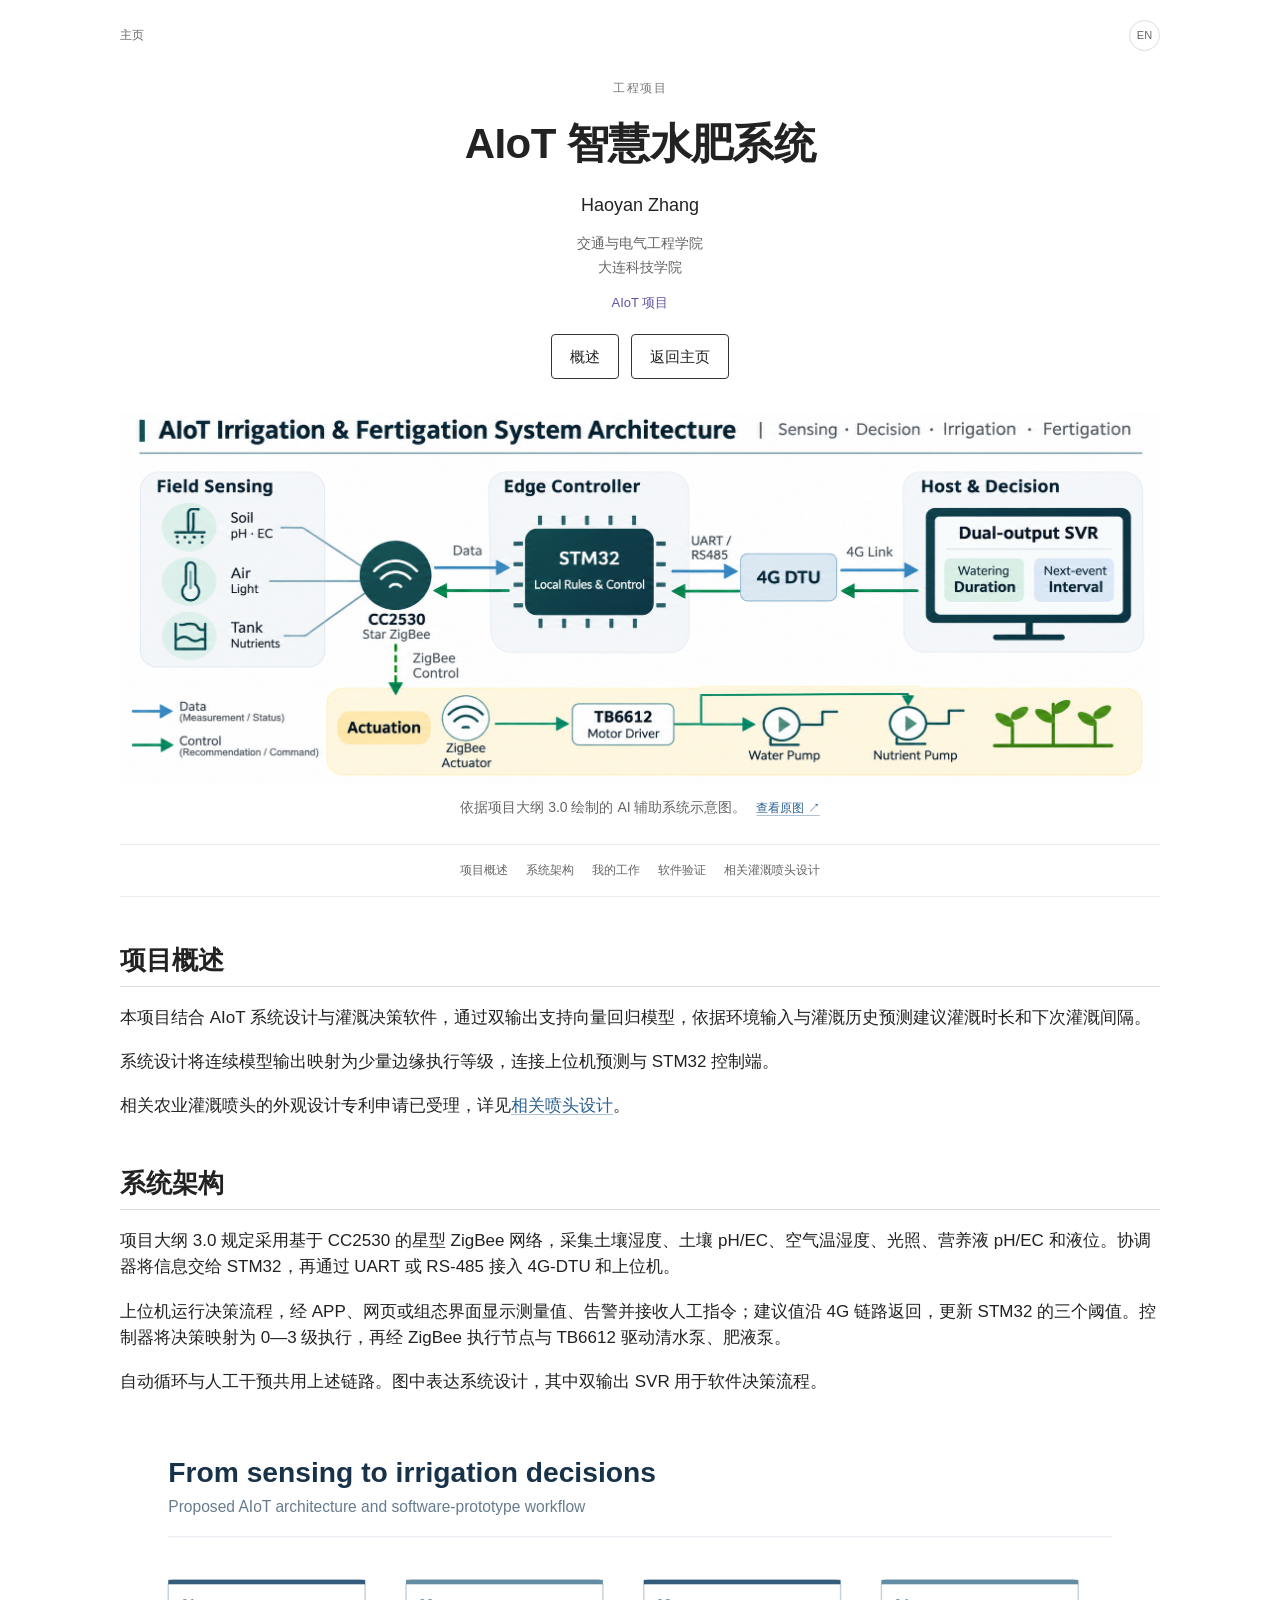
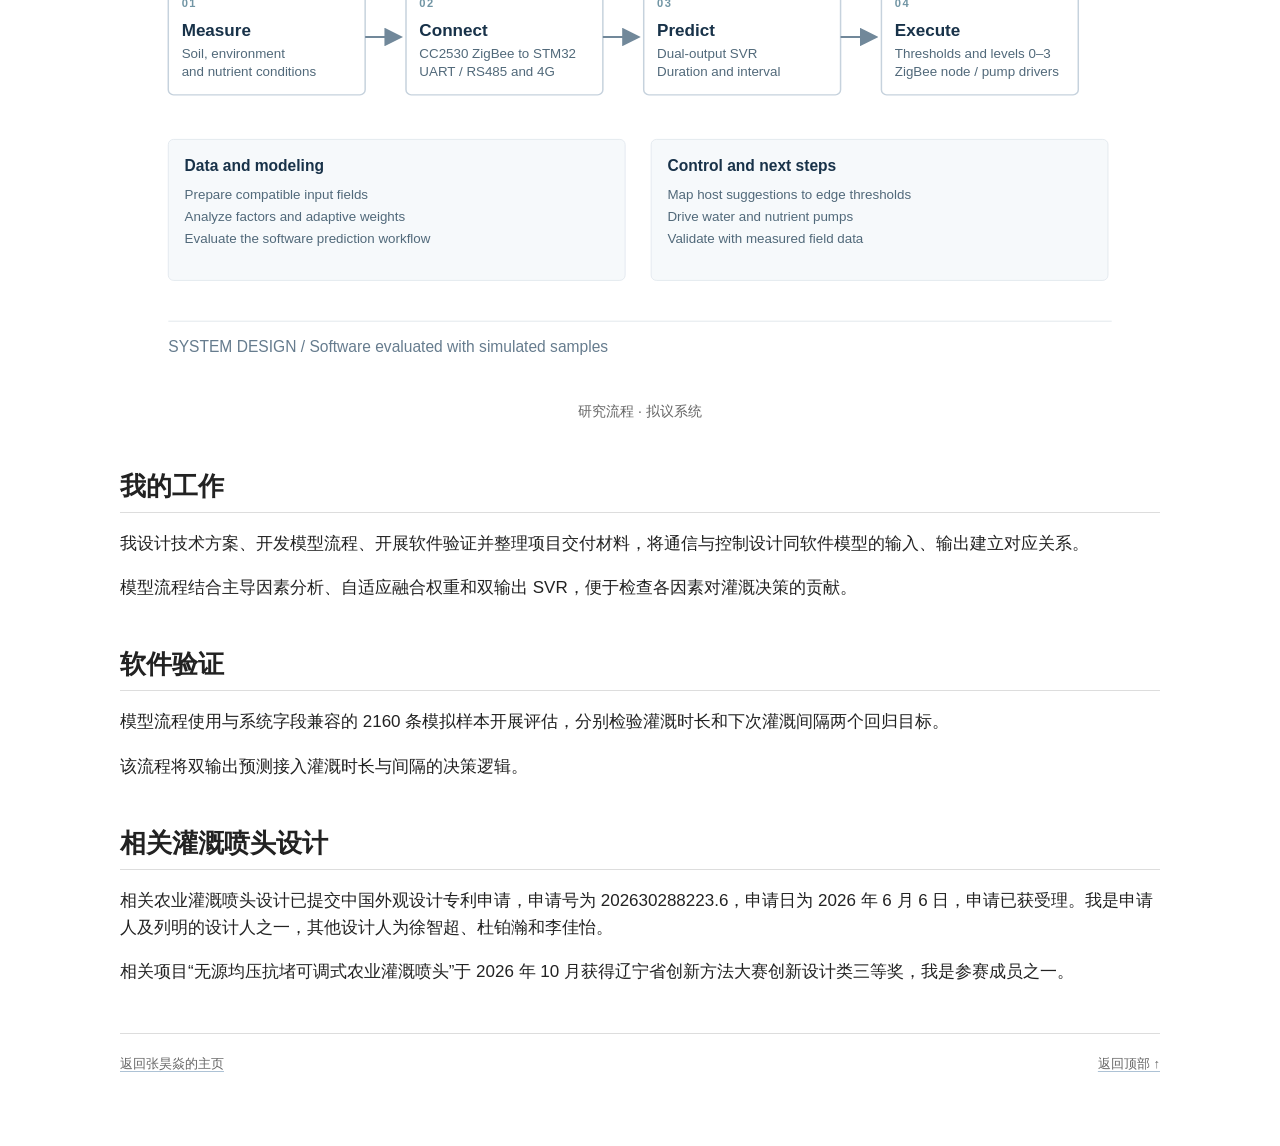
<file: projects/aiot-fertigation-zh.html>
<!doctype html><html lang="zh-CN"><head>
<meta charset="utf-8"><meta name="viewport" content="width=device-width,initial-scale=1"><title>AIoT 智慧水肥 · Haoyan Zhang</title>
<meta name="description" content="结合 CC2530 ZigBee 感知、STM32 边缘控制、4G 上位机链路与双输出 SVR，预测灌溉时长和间隔。相关农业灌溉喷头的外观设计专利申请已受理。"><meta name="author" content="Haoyan Zhang"><meta property="og:type" content="website"><meta property="og:title" content="AIoT 智慧水肥 · Haoyan Zhang"><meta property="og:description" content="结合 CC2530 ZigBee 感知、STM32 边缘控制、4G 上位机链路与双输出 SVR，预测灌溉时长和间隔。相关农业灌溉喷头的外观设计专利申请已受理。"><meta property="og:image" content="https://wangyansir.github.io/assets/portrait.jpg">
<link rel="canonical" href="https://wangyansir.github.io/projects/aiot-fertigation-zh.html"><link rel="alternate" hreflang="en" href="https://wangyansir.github.io/projects/aiot-fertigation.html"><link rel="icon" href="../assets/favicon.svg" type="image/svg+xml">
<script>try{const s=localStorage.getItem('haoyan-theme');document.documentElement.dataset.theme=s||(matchMedia('(prefers-color-scheme:dark)').matches?'dark':'light')}catch{document.documentElement.dataset.theme='light'}</script>
<link rel="stylesheet" href="../assets/katex.min.css"><link rel="stylesheet" href="../style.css?v=6"><script src="../main.js?v=5" defer></script></head>
<body class="project-page"><a class="skip-link" href="#main">跳到正文</a><main class="project-main" id="main"><nav class="project-utility" aria-label="页面导航"><a href="../zh.html#projects">主页</a><a class="language-switch" href="aiot-fertigation.html" lang="en" hreflang="en" aria-label="切换到英文">EN</a></nav>
<header class="project-heading"><p class="project-kicker">工程项目</p><h1>AIoT 智慧水肥系统</h1><p class="project-authors"><a href="../zh.html">Haoyan Zhang</a></p><p class="project-affiliation">交通与电气工程学院<br>大连科技学院</p><p class="project-stage">AIoT 项目</p><div class="project-resources"><a href="#abstract">概述</a><a href="../zh.html#projects">返回主页</a></div></header>
<figure class="project-teaser"><a class="figure-link" href="../assets/fertigation-research-graphic.png" target="_blank" rel="noopener" aria-label="查看原尺寸图片"><img src="../assets/fertigation-research-graphic.png" alt="依据项目大纲 3.0 绘制的 AI 辅助系统示意图。" width="1200" height="700" fetchpriority="high"></a><figcaption>依据项目大纲 3.0 绘制的 AI 辅助系统示意图。 <a class="figure-original" href="../assets/fertigation-research-graphic.png" target="_blank" rel="noopener">查看原图 ↗</a></figcaption></figure><nav class="section-index" aria-label="本页目录"><a href="#abstract">项目概述</a><a href="#architecture">系统架构</a><a href="#contribution">我的工作</a><a href="#validation">软件验证</a><a href="#nozzle-design">相关灌溉喷头设计</a></nav>
<section class="technical-section" id="abstract" aria-labelledby="abstract-title"><h2 id="abstract-title">项目概述</h2><div class="technical-content"><p>本项目结合 AIoT 系统设计与灌溉决策软件，通过双输出支持向量回归模型，依据环境输入与灌溉历史预测建议灌溉时长和下次灌溉间隔。</p>
<p>系统设计将连续模型输出映射为少量边缘执行等级，连接上位机预测与 STM32 控制端。</p><p>相关农业灌溉喷头的外观设计专利申请已受理，详见<a href="#nozzle-design">相关喷头设计</a>。</p></div></section>
<section class="technical-section" id="architecture" aria-labelledby="architecture-title"><h2 id="architecture-title">系统架构</h2><div class="technical-content"><p>项目大纲 3.0 规定采用基于 CC2530 的星型 ZigBee 网络，采集土壤湿度、土壤 pH/EC、空气温湿度、光照、营养液 pH/EC 和液位。协调器将信息交给 STM32，再通过 UART 或 RS-485 接入 4G-DTU 和上位机。</p>
<p>上位机运行决策流程，经 APP、网页或组态界面显示测量值、告警并接收人工指令；建议值沿 4G 链路返回，更新 STM32 的三个阈值。控制器将决策映射为 0—3 级执行，再经 ZigBee 执行节点与 TB6612 驱动清水泵、肥液泵。</p>
<p>自动循环与人工干预共用上述链路。图中表达系统设计，其中双输出 SVR 用于软件决策流程。</p><figure><a href="../assets/fertigation-workflow.svg" target="_blank" rel="noopener"><img src="../assets/fertigation-workflow.svg" alt="感知、预测与灌溉流程" loading="lazy"></a><figcaption>研究流程 · 拟议系统</figcaption></figure></div></section>
<section class="technical-section" id="contribution" aria-labelledby="contribution-title"><h2 id="contribution-title">我的工作</h2><div class="technical-content"><p>我设计技术方案、开发模型流程、开展软件验证并整理项目交付材料，将通信与控制设计同软件模型的输入、输出建立对应关系。</p>
<p>模型流程结合主导因素分析、自适应融合权重和双输出 SVR，便于检查各因素对灌溉决策的贡献。</p></div></section>
<section class="technical-section" id="validation" aria-labelledby="validation-title"><h2 id="validation-title">软件验证</h2><div class="technical-content"><p>模型流程使用与系统字段兼容的 2160 条模拟样本开展评估，分别检验灌溉时长和下次灌溉间隔两个回归目标。</p>
<p>该流程将双输出预测接入灌溉时长与间隔的决策逻辑。</p></div></section>
<section class="technical-section" id="nozzle-design" aria-labelledby="nozzle-design-title"><h2 id="nozzle-design-title">相关灌溉喷头设计</h2><div class="technical-content"><p>相关农业灌溉喷头设计已提交中国外观设计专利申请，申请号为 202630288223.6，申请日为 2026 年 6 月 6 日，申请已获受理。我是申请人及列明的设计人之一，其他设计人为徐智超、杜铂瀚和李佳怡。</p>
<p>相关项目“无源均压抗堵可调式农业灌溉喷头”于 2026 年 10 月获得辽宁省创新方法大赛创新设计类三等奖，我是参赛成员之一。</p>
</div></section><footer class="project-footer"><a href="../zh.html#projects">返回张昊焱的主页</a><a href="#main">返回顶部 ↑</a></footer></main></body></html>
</file>
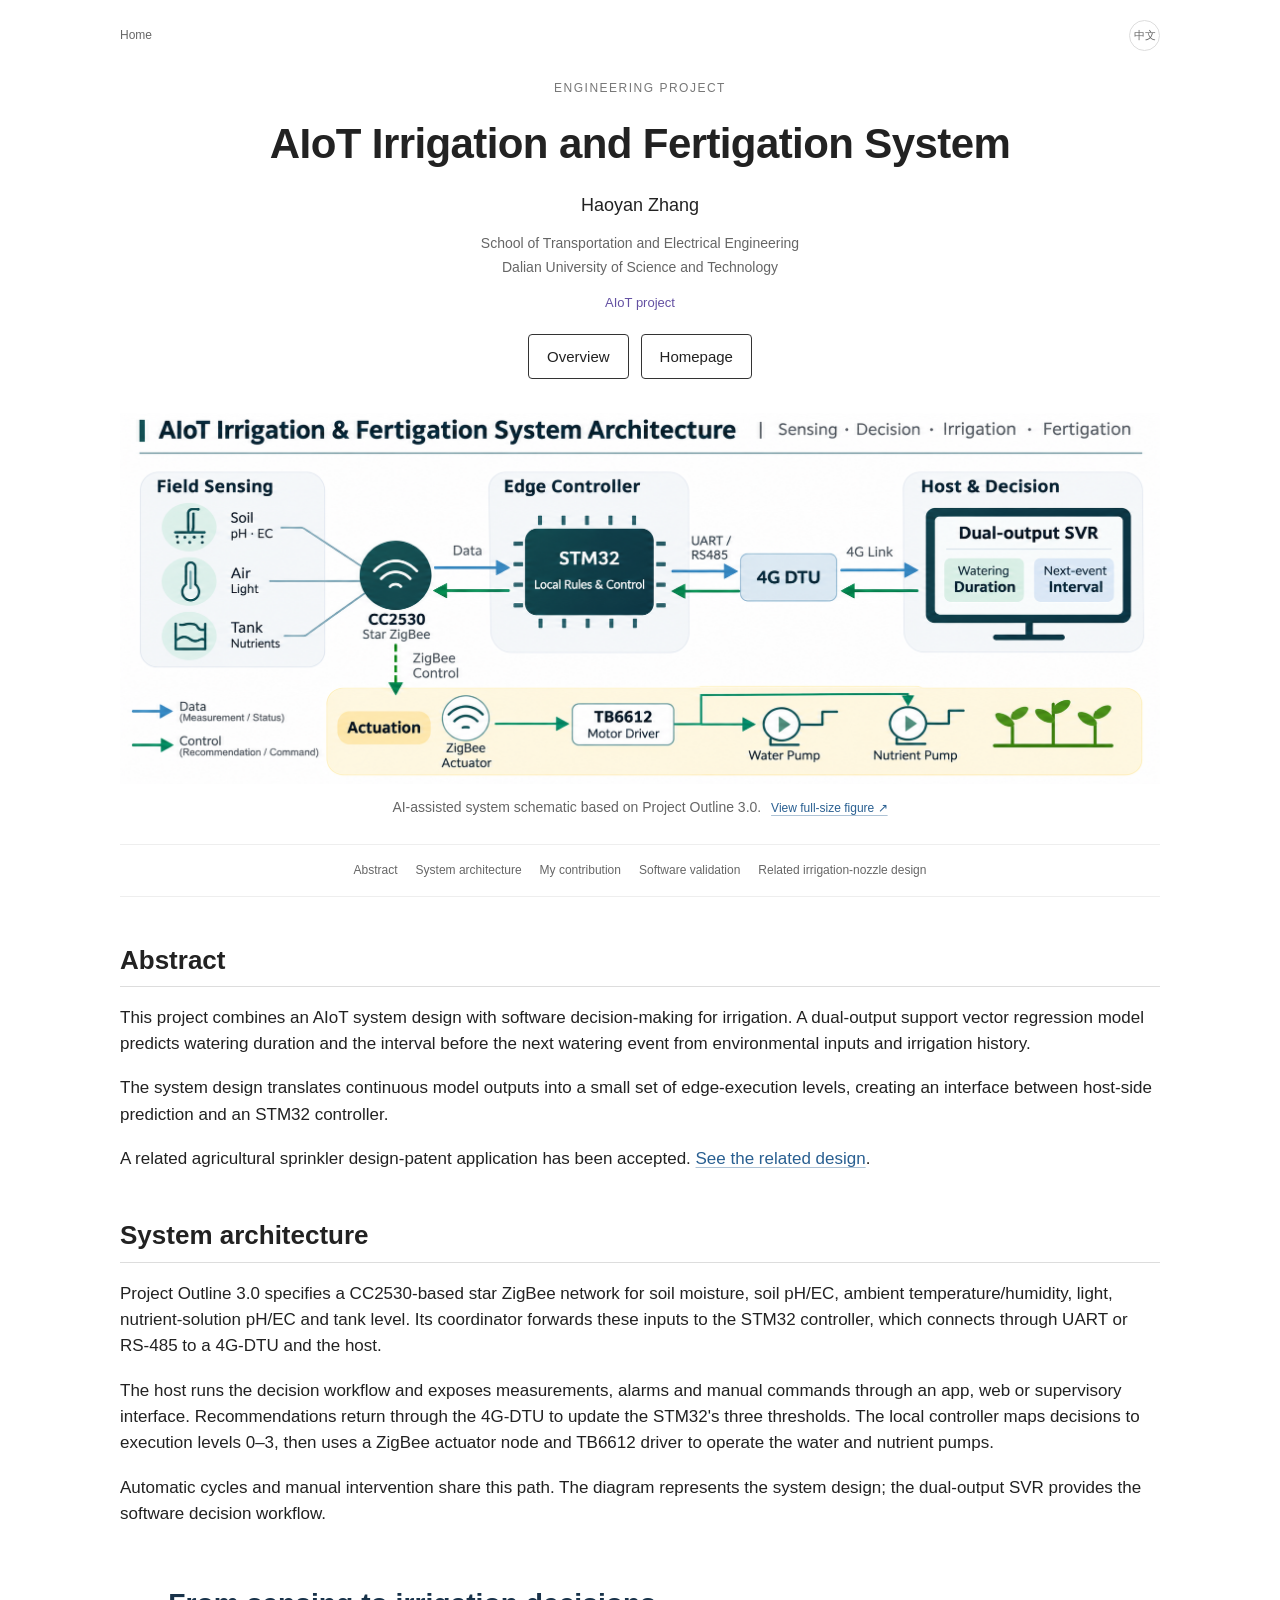
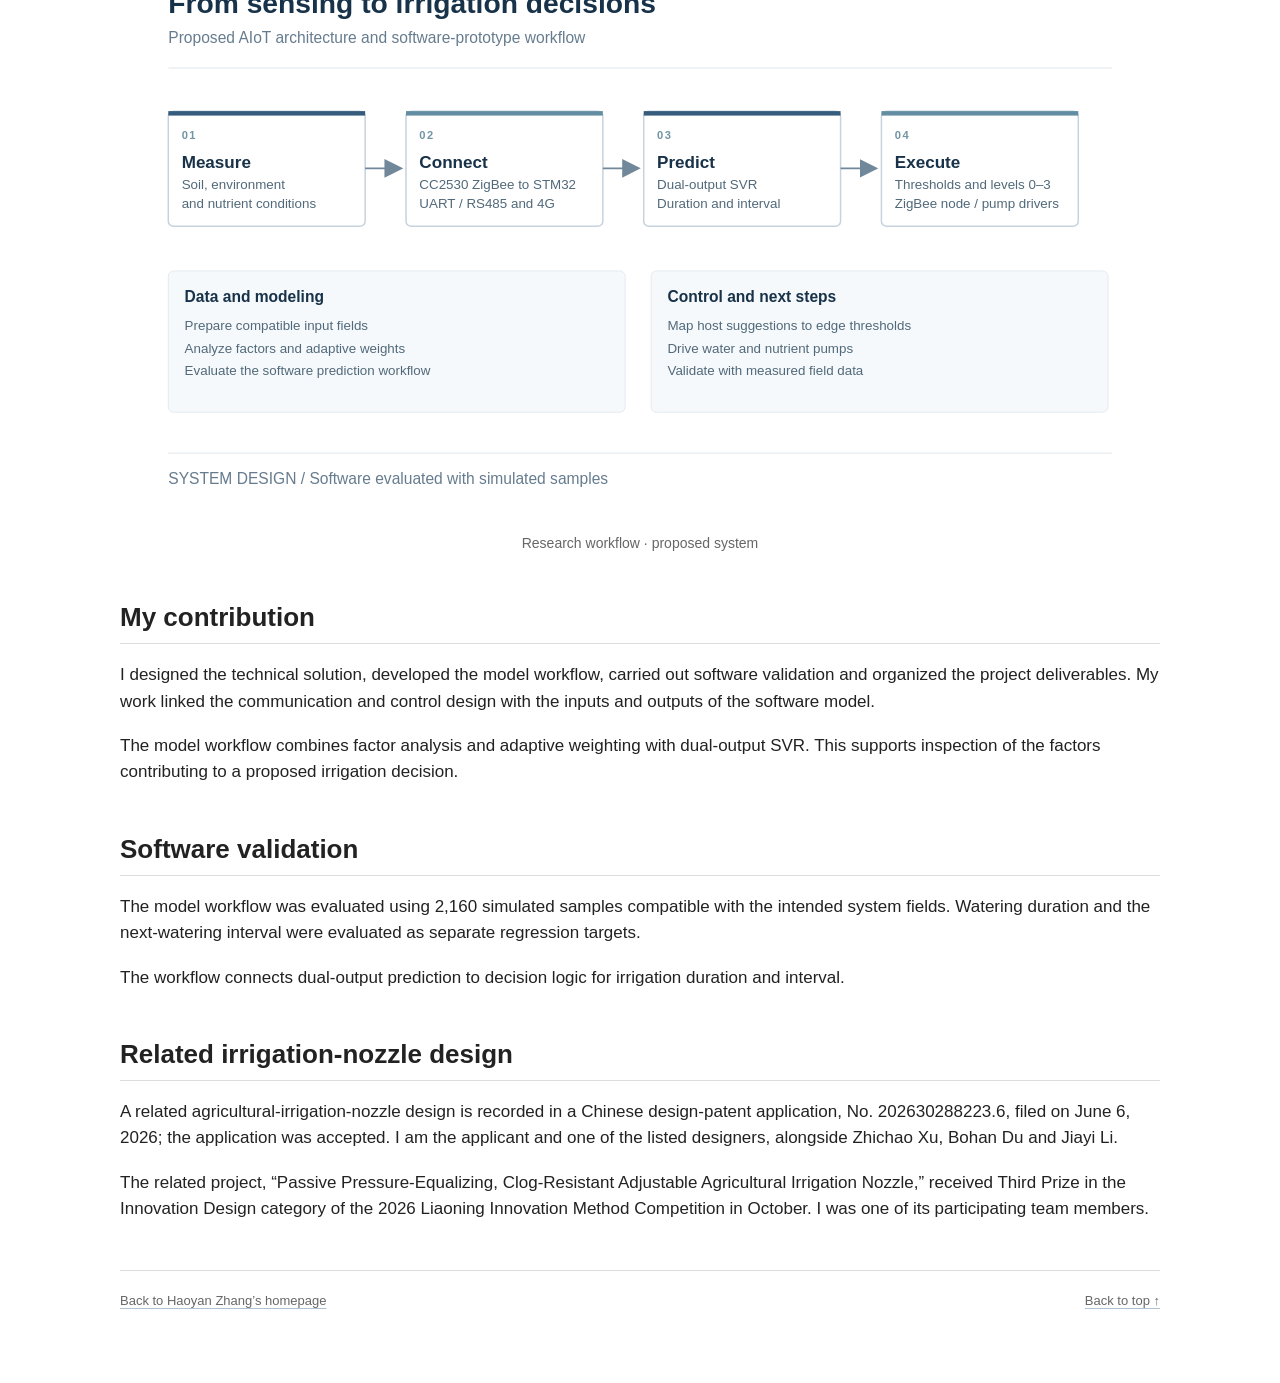
<file: projects/aiot-fertigation.html>
<!doctype html><html lang="en"><head>
<meta charset="utf-8"><meta name="viewport" content="width=device-width,initial-scale=1"><title>AIoT Irrigation · Haoyan Zhang</title>
<meta name="description" content="An AIoT irrigation system combining CC2530 ZigBee sensing, STM32 edge control, a 4G host interface and dual-output SVR prediction. A related agricultural sprinkler design-patent application has been accepted."><meta name="author" content="Haoyan Zhang"><meta property="og:type" content="website"><meta property="og:title" content="AIoT Irrigation · Haoyan Zhang"><meta property="og:description" content="An AIoT irrigation system combining CC2530 ZigBee sensing, STM32 edge control, a 4G host interface and dual-output SVR prediction. A related agricultural sprinkler design-patent application has been accepted."><meta property="og:image" content="https://wangyansir.github.io/assets/portrait.jpg">
<link rel="canonical" href="https://wangyansir.github.io/projects/aiot-fertigation.html"><link rel="alternate" hreflang="zh-CN" href="https://wangyansir.github.io/projects/aiot-fertigation-zh.html"><link rel="icon" href="../assets/favicon.svg" type="image/svg+xml">
<script>try{const s=localStorage.getItem('haoyan-theme');document.documentElement.dataset.theme=s||(matchMedia('(prefers-color-scheme:dark)').matches?'dark':'light')}catch{document.documentElement.dataset.theme='light'}</script>
<link rel="stylesheet" href="../assets/katex.min.css"><link rel="stylesheet" href="../style.css?v=6"><script src="../main.js?v=5" defer></script></head>
<body class="project-page"><a class="skip-link" href="#main">Skip to content</a><main class="project-main" id="main"><nav class="project-utility" aria-label="Page navigation"><a href="../index.html#projects">Home</a><a class="language-switch" href="aiot-fertigation-zh.html" lang="zh-CN" hreflang="zh-CN" aria-label="Switch to Chinese">中文</a></nav>
<header class="project-heading"><p class="project-kicker">ENGINEERING PROJECT</p><h1>AIoT Irrigation and Fertigation System</h1><p class="project-authors"><a href="../index.html">Haoyan Zhang</a></p><p class="project-affiliation">School of Transportation and Electrical Engineering<br>Dalian University of Science and Technology</p><p class="project-stage">AIoT project</p><div class="project-resources"><a href="#abstract">Overview</a><a href="../index.html#projects">Homepage</a></div></header>
<figure class="project-teaser"><a class="figure-link" href="../assets/fertigation-research-graphic.png" target="_blank" rel="noopener" aria-label="Open full-size figure"><img src="../assets/fertigation-research-graphic.png" alt="AI-assisted system schematic based on Project Outline 3.0." width="1200" height="700" fetchpriority="high"></a><figcaption>AI-assisted system schematic based on Project Outline 3.0. <a class="figure-original" href="../assets/fertigation-research-graphic.png" target="_blank" rel="noopener">View full-size figure ↗</a></figcaption></figure><nav class="section-index" aria-label="On this page"><a href="#abstract">Abstract</a><a href="#architecture">System architecture</a><a href="#contribution">My contribution</a><a href="#validation">Software validation</a><a href="#nozzle-design">Related irrigation-nozzle design</a></nav>
<section class="technical-section" id="abstract" aria-labelledby="abstract-title"><h2 id="abstract-title">Abstract</h2><div class="technical-content"><p>This project combines an AIoT system design with software decision-making for irrigation. A dual-output support vector regression model predicts watering duration and the interval before the next watering event from environmental inputs and irrigation history.</p>
<p>The system design translates continuous model outputs into a small set of edge-execution levels, creating an interface between host-side prediction and an STM32 controller.</p><p>A related agricultural sprinkler design-patent application has been accepted. <a href="#nozzle-design">See the related design</a>.</p></div></section>
<section class="technical-section" id="architecture" aria-labelledby="architecture-title"><h2 id="architecture-title">System architecture</h2><div class="technical-content"><p>Project Outline 3.0 specifies a CC2530-based star ZigBee network for soil moisture, soil pH/EC, ambient temperature/humidity, light, nutrient-solution pH/EC and tank level. Its coordinator forwards these inputs to the STM32 controller, which connects through UART or RS-485 to a 4G-DTU and the host.</p>
<p>The host runs the decision workflow and exposes measurements, alarms and manual commands through an app, web or supervisory interface. Recommendations return through the 4G-DTU to update the STM32's three thresholds. The local controller maps decisions to execution levels 0–3, then uses a ZigBee actuator node and TB6612 driver to operate the water and nutrient pumps.</p>
<p>Automatic cycles and manual intervention share this path. The diagram represents the system design; the dual-output SVR provides the software decision workflow.</p><figure><a href="../assets/fertigation-workflow.svg" target="_blank" rel="noopener"><img src="../assets/fertigation-workflow.svg" alt="Sensing, prediction and irrigation workflow" loading="lazy"></a><figcaption>Research workflow · proposed system</figcaption></figure></div></section>
<section class="technical-section" id="contribution" aria-labelledby="contribution-title"><h2 id="contribution-title">My contribution</h2><div class="technical-content"><p>I designed the technical solution, developed the model workflow, carried out software validation and organized the project deliverables. My work linked the communication and control design with the inputs and outputs of the software model.</p>
<p>The model workflow combines factor analysis and adaptive weighting with dual-output SVR. This supports inspection of the factors contributing to a proposed irrigation decision.</p></div></section>
<section class="technical-section" id="validation" aria-labelledby="validation-title"><h2 id="validation-title">Software validation</h2><div class="technical-content"><p>The model workflow was evaluated using 2,160 simulated samples compatible with the intended system fields. Watering duration and the next-watering interval were evaluated as separate regression targets.</p>
<p>The workflow connects dual-output prediction to decision logic for irrigation duration and interval.</p></div></section>
<section class="technical-section" id="nozzle-design" aria-labelledby="nozzle-design-title"><h2 id="nozzle-design-title">Related irrigation-nozzle design</h2><div class="technical-content"><p>A related agricultural-irrigation-nozzle design is recorded in a Chinese design-patent application, No. 202630288223.6, filed on June 6, 2026; the application was accepted. I am the applicant and one of the listed designers, alongside Zhichao Xu, Bohan Du and Jiayi Li.</p>
<p>The related project, “Passive Pressure-Equalizing, Clog-Resistant Adjustable Agricultural Irrigation Nozzle,” received Third Prize in the Innovation Design category of the 2026 Liaoning Innovation Method Competition in October. I was one of its participating team members.</p>
</div></section><footer class="project-footer"><a href="../index.html#projects">Back to Haoyan Zhang’s homepage</a><a href="#main">Back to top ↑</a></footer></main></body></html>
</file>
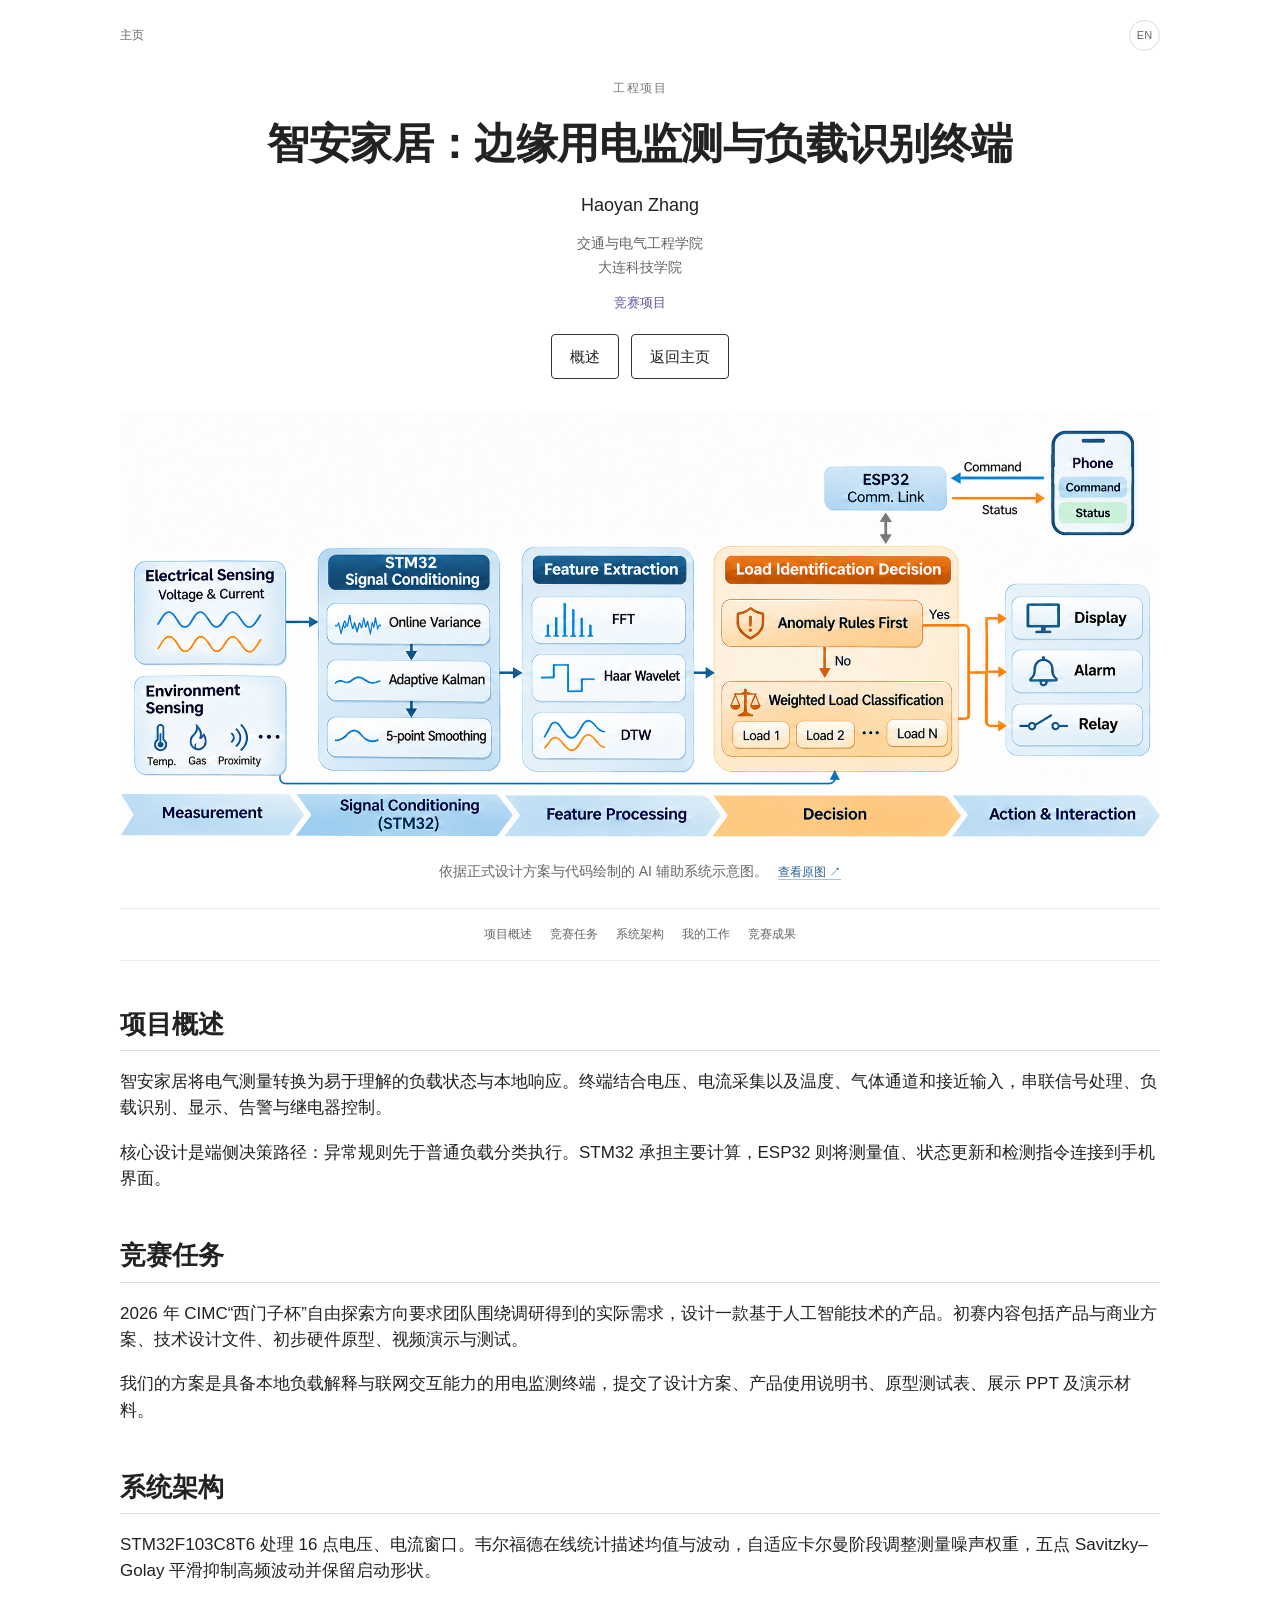
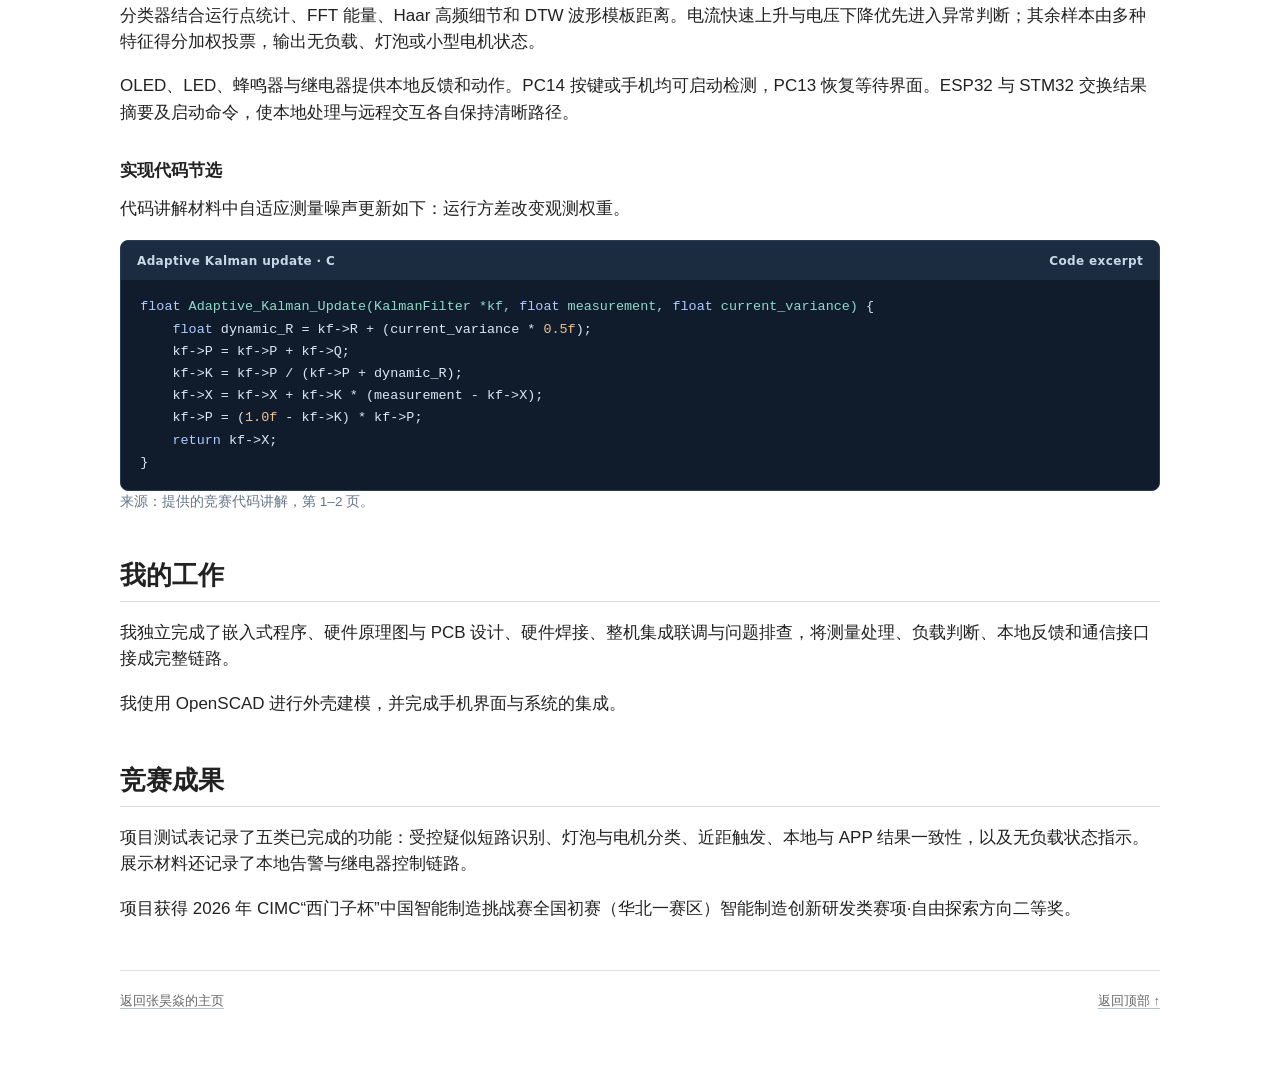
<file: projects/smart-home-zh.html>
<!doctype html><html lang="zh-CN"><head>
<meta charset="utf-8"><meta name="viewport" content="width=device-width,initial-scale=1"><title>智安家居用电监测 · Haoyan Zhang</title>
<meta name="description" content="基于 STM32/ESP32 的用电状态识别终端，将电气波形与环境输入转换为负载状态、本地告警和继电器动作，以自适应滤波、多维特征投票及手机交互连接完整感知至处置流程。"><meta name="author" content="Haoyan Zhang"><meta property="og:type" content="website"><meta property="og:title" content="智安家居用电监测 · Haoyan Zhang"><meta property="og:description" content="基于 STM32/ESP32 的用电状态识别终端，将电气波形与环境输入转换为负载状态、本地告警和继电器动作，以自适应滤波、多维特征投票及手机交互连接完整感知至处置流程。"><meta property="og:image" content="https://wangyansir.github.io/assets/portrait.jpg">
<link rel="canonical" href="https://wangyansir.github.io/projects/smart-home-zh.html"><link rel="alternate" hreflang="en" href="https://wangyansir.github.io/projects/smart-home.html"><link rel="icon" href="../assets/favicon.svg" type="image/svg+xml">
<script>try{const s=localStorage.getItem('haoyan-theme');document.documentElement.dataset.theme=s||(matchMedia('(prefers-color-scheme:dark)').matches?'dark':'light')}catch{document.documentElement.dataset.theme='light'}</script>
<link rel="stylesheet" href="../assets/katex.min.css"><link rel="stylesheet" href="../style.css?v=6"><script src="../main.js?v=5" defer></script></head>
<body class="project-page"><a class="skip-link" href="#main">跳到正文</a><main class="project-main" id="main"><nav class="project-utility" aria-label="页面导航"><a href="../zh.html#projects">主页</a><a class="language-switch" href="smart-home.html" lang="en" hreflang="en" aria-label="切换到英文">EN</a></nav>
<header class="project-heading"><p class="project-kicker">工程项目</p><h1>智安家居：边缘用电监测与负载识别终端</h1><p class="project-authors"><a href="../zh.html">Haoyan Zhang</a></p><p class="project-affiliation">交通与电气工程学院<br>大连科技学院</p><p class="project-stage">竞赛项目</p><div class="project-resources"><a href="#abstract">概述</a><a href="../zh.html#projects">返回主页</a></div></header>
<figure class="project-teaser"><a class="figure-link" href="../assets/smart-home-research-graphic.png" target="_blank" rel="noopener" aria-label="查看原尺寸图片"><img src="../assets/smart-home-research-graphic.png" alt="依据正式设计方案与代码绘制的 AI 辅助系统示意图。" width="1200" height="700" fetchpriority="high"></a><figcaption>依据正式设计方案与代码绘制的 AI 辅助系统示意图。 <a class="figure-original" href="../assets/smart-home-research-graphic.png" target="_blank" rel="noopener">查看原图 ↗</a></figcaption></figure><nav class="section-index" aria-label="本页目录"><a href="#abstract">项目概述</a><a href="#challenge">竞赛任务</a><a href="#architecture">系统架构</a><a href="#contribution">我的工作</a><a href="#validation">竞赛成果</a></nav>
<section class="technical-section" id="abstract" aria-labelledby="abstract-title"><h2 id="abstract-title">项目概述</h2><div class="technical-content"><p>智安家居将电气测量转换为易于理解的负载状态与本地响应。终端结合电压、电流采集以及温度、气体通道和接近输入，串联信号处理、负载识别、显示、告警与继电器控制。</p>
<p>核心设计是端侧决策路径：异常规则先于普通负载分类执行。STM32 承担主要计算，ESP32 则将测量值、状态更新和检测指令连接到手机界面。</p></div></section>
<section class="technical-section" id="challenge" aria-labelledby="challenge-title"><h2 id="challenge-title">竞赛任务</h2><div class="technical-content"><p>2026 年 CIMC“西门子杯”自由探索方向要求团队围绕调研得到的实际需求，设计一款基于人工智能技术的产品。初赛内容包括产品与商业方案、技术设计文件、初步硬件原型、视频演示与测试。</p>
<p>我们的方案是具备本地负载解释与联网交互能力的用电监测终端，提交了设计方案、产品使用说明书、原型测试表、展示 PPT 及演示材料。</p></div></section>
<section class="technical-section" id="architecture" aria-labelledby="architecture-title"><h2 id="architecture-title">系统架构</h2><div class="technical-content"><p>STM32F103C8T6 处理 16 点电压、电流窗口。韦尔福德在线统计描述均值与波动，自适应卡尔曼阶段调整测量噪声权重，五点 Savitzky–Golay 平滑抑制高频波动并保留启动形状。</p>
<p>分类器结合运行点统计、FFT 能量、Haar 高频细节和 DTW 波形模板距离。电流快速上升与电压下降优先进入异常判断；其余样本由多种特征得分加权投票，输出无负载、灯泡或小型电机状态。</p>
<p>OLED、LED、蜂鸣器与继电器提供本地反馈和动作。PC14 按键或手机均可启动检测，PC13 恢复等待界面。ESP32 与 STM32 交换结果摘要及启动命令，使本地处理与远程交互各自保持清晰路径。</p><div class="technical-excerpt"><h3>实现代码节选</h3><p>代码讲解材料中自适应测量噪声更新如下：运行方差改变观测权重。</p><div class="code-panel"><div class="code-header"><span>Adaptive Kalman update · C</span><span>Code excerpt</span></div><pre><code class="hljs language-c"><span class="hljs-function"><span class="hljs-type">float</span> <span class="hljs-title">Adaptive_Kalman_Update</span><span class="hljs-params">(KalmanFilter *kf, <span class="hljs-type">float</span> measurement, <span class="hljs-type">float</span> current_variance)</span> </span>{
    <span class="hljs-type">float</span> dynamic_R = kf-&gt;R + (current_variance * <span class="hljs-number">0.5f</span>);
    kf-&gt;P = kf-&gt;P + kf-&gt;Q;
    kf-&gt;K = kf-&gt;P / (kf-&gt;P + dynamic_R);
    kf-&gt;X = kf-&gt;X + kf-&gt;K * (measurement - kf-&gt;X);
    kf-&gt;P = (<span class="hljs-number">1.0f</span> - kf-&gt;K) * kf-&gt;P;
    <span class="hljs-keyword">return</span> kf-&gt;X;
}</code></pre></div><p class="source-note">来源：提供的竞赛代码讲解，第 1–2 页。</p></div></div></section>
<section class="technical-section" id="contribution" aria-labelledby="contribution-title"><h2 id="contribution-title">我的工作</h2><div class="technical-content"><p>我独立完成了嵌入式程序、硬件原理图与 PCB 设计、硬件焊接、整机集成联调与问题排查，将测量处理、负载判断、本地反馈和通信接口接成完整链路。</p>
<p>我使用 OpenSCAD 进行外壳建模，并完成手机界面与系统的集成。</p></div></section>
<section class="technical-section" id="validation" aria-labelledby="validation-title"><h2 id="validation-title">竞赛成果</h2><div class="technical-content"><p>项目测试表记录了五类已完成的功能：受控疑似短路识别、灯泡与电机分类、近距触发、本地与 APP 结果一致性，以及无负载状态指示。展示材料还记录了本地告警与继电器控制链路。</p>

<p>项目获得 2026 年 CIMC“西门子杯”中国智能制造挑战赛全国初赛（华北一赛区）智能制造创新研发类赛项·自由探索方向二等奖。</p></div></section><footer class="project-footer"><a href="../zh.html#projects">返回张昊焱的主页</a><a href="#main">返回顶部 ↑</a></footer></main></body></html>
</file>
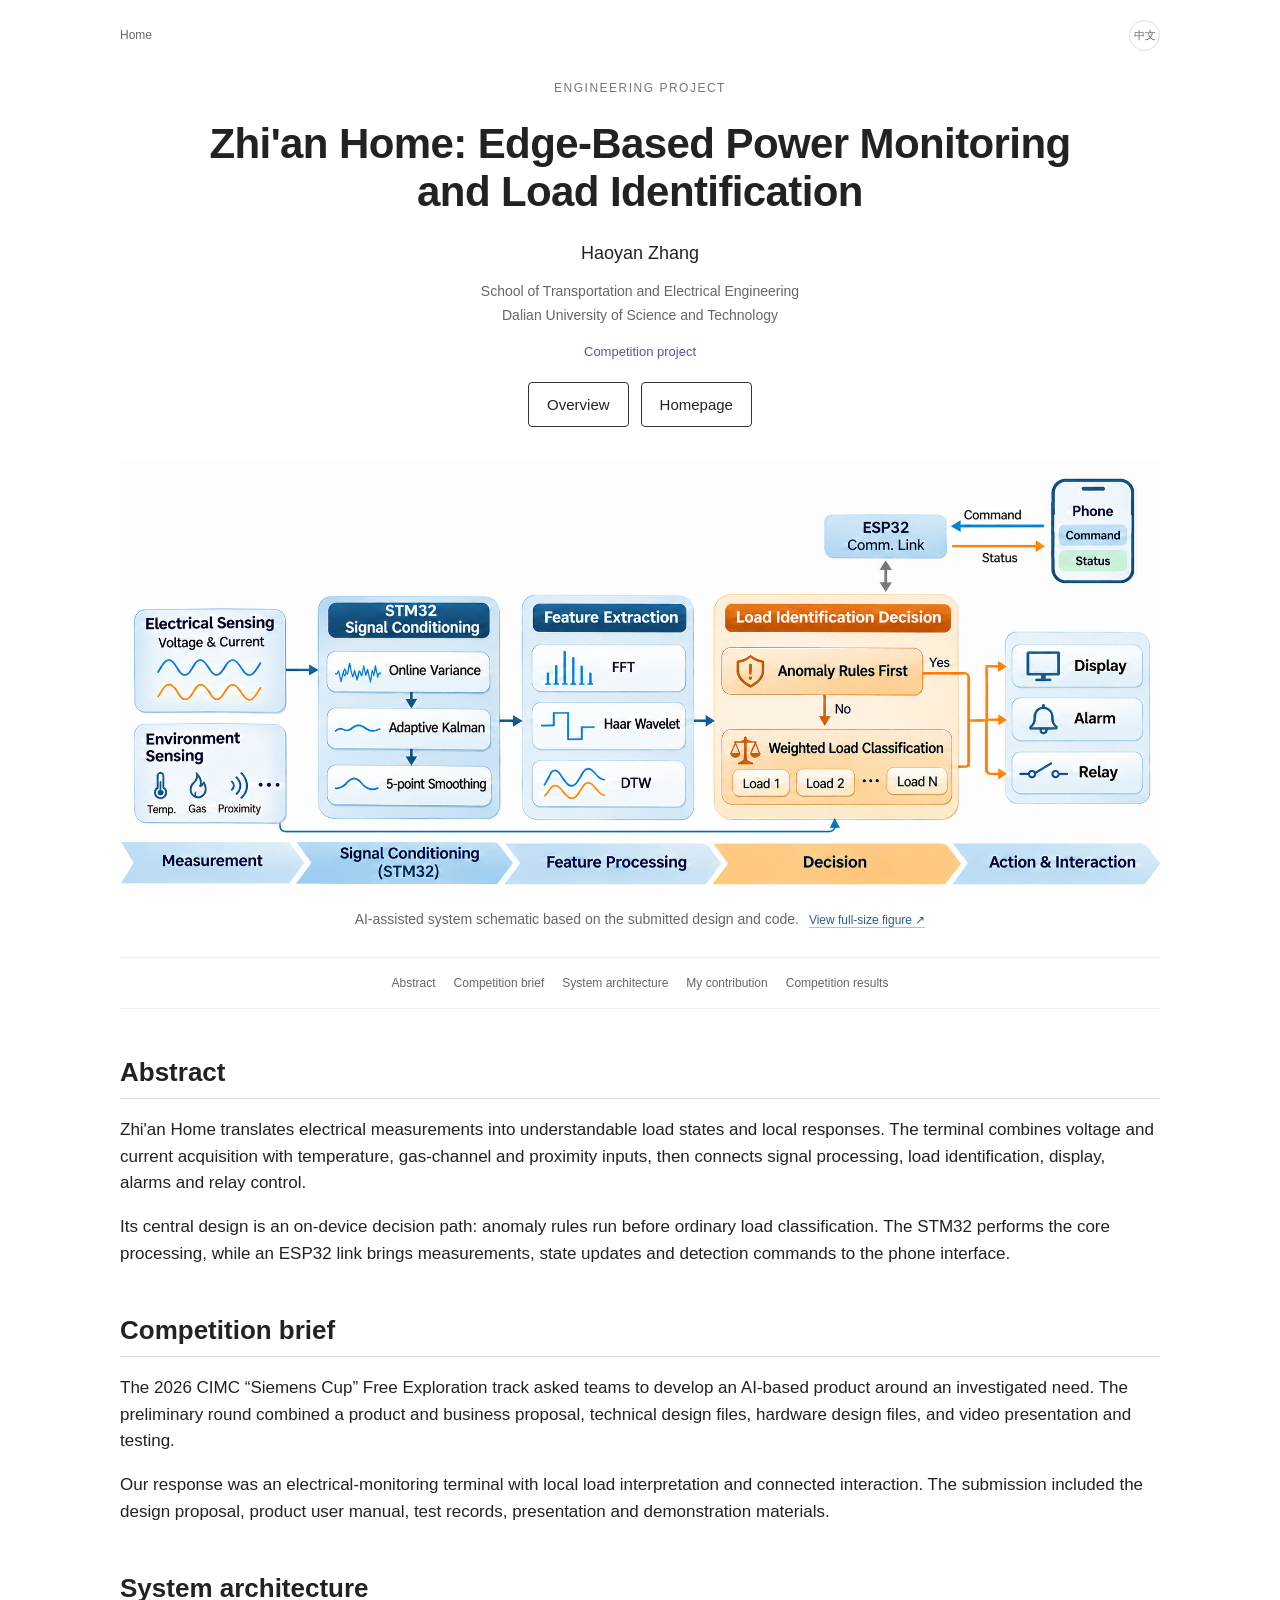
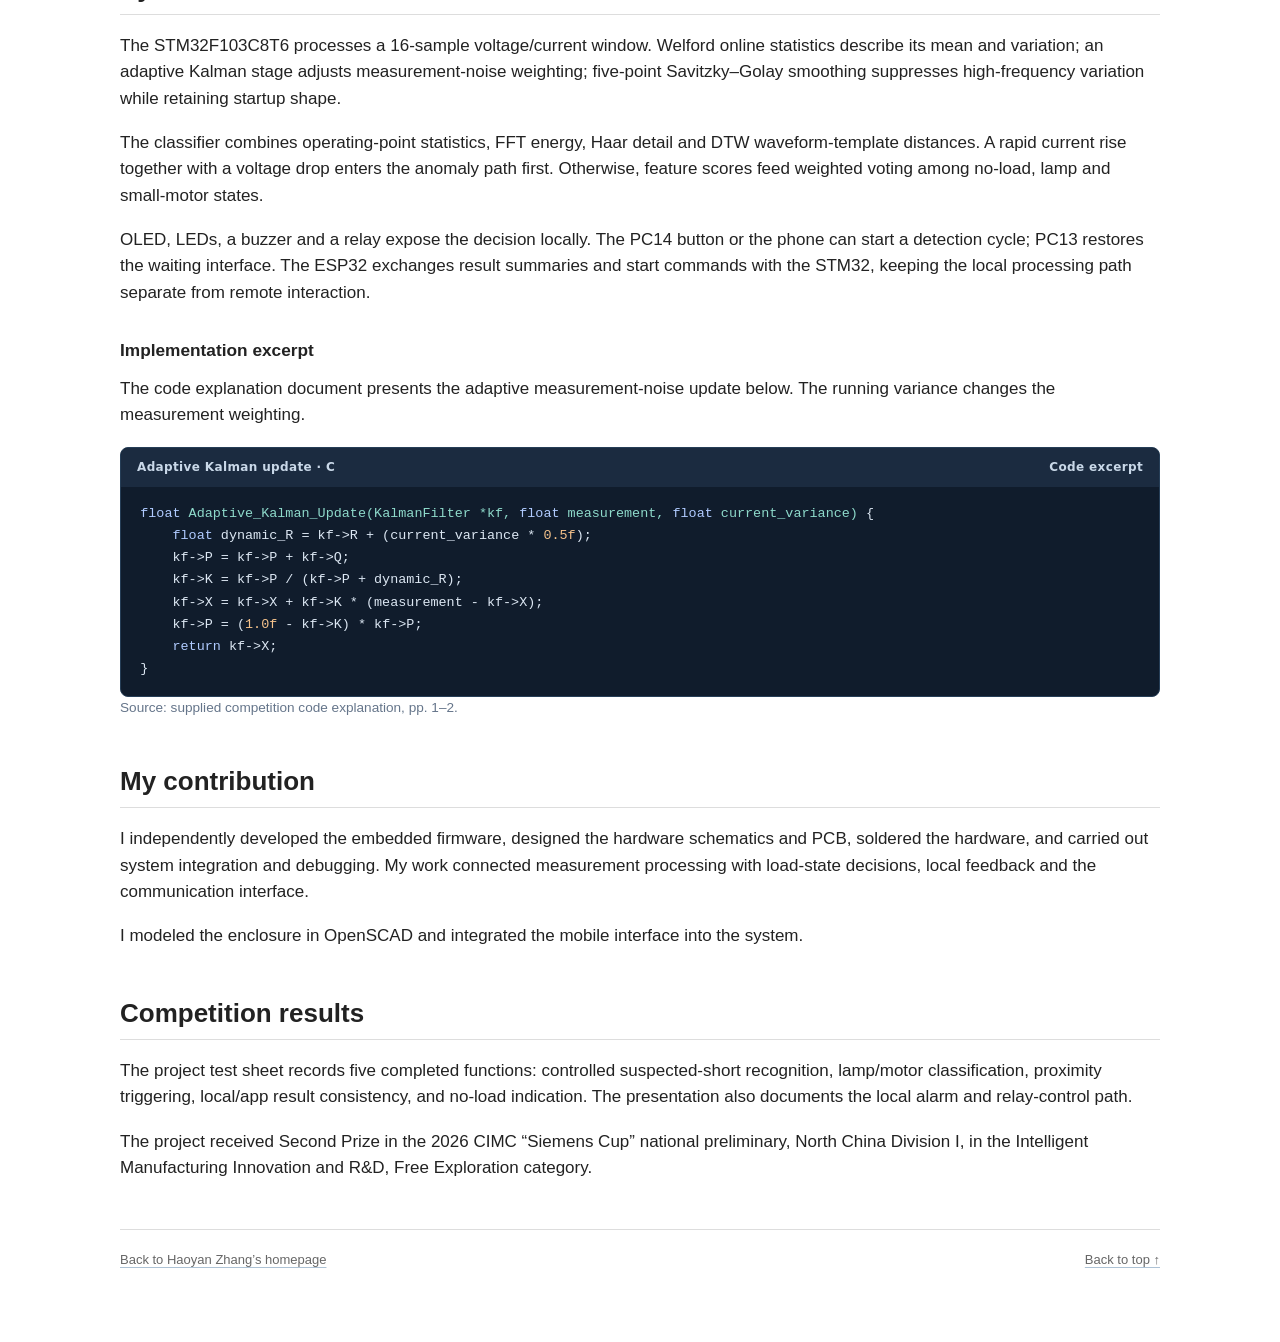
<file: projects/smart-home.html>
<!doctype html><html lang="en"><head>
<meta charset="utf-8"><meta name="viewport" content="width=device-width,initial-scale=1"><title>Smart Home Power Monitoring · Haoyan Zhang</title>
<meta name="description" content="An STM32/ESP32 terminal that turns electrical waveforms and environmental inputs into load states, local alerts and relay actions. Adaptive filtering, multi-feature voting and a phone interface connect the complete sensing-to-response workflow."><meta name="author" content="Haoyan Zhang"><meta property="og:type" content="website"><meta property="og:title" content="Smart Home Power Monitoring · Haoyan Zhang"><meta property="og:description" content="An STM32/ESP32 terminal that turns electrical waveforms and environmental inputs into load states, local alerts and relay actions. Adaptive filtering, multi-feature voting and a phone interface connect the complete sensing-to-response workflow."><meta property="og:image" content="https://wangyansir.github.io/assets/portrait.jpg">
<link rel="canonical" href="https://wangyansir.github.io/projects/smart-home.html"><link rel="alternate" hreflang="zh-CN" href="https://wangyansir.github.io/projects/smart-home-zh.html"><link rel="icon" href="../assets/favicon.svg" type="image/svg+xml">
<script>try{const s=localStorage.getItem('haoyan-theme');document.documentElement.dataset.theme=s||(matchMedia('(prefers-color-scheme:dark)').matches?'dark':'light')}catch{document.documentElement.dataset.theme='light'}</script>
<link rel="stylesheet" href="../assets/katex.min.css"><link rel="stylesheet" href="../style.css?v=6"><script src="../main.js?v=5" defer></script></head>
<body class="project-page"><a class="skip-link" href="#main">Skip to content</a><main class="project-main" id="main"><nav class="project-utility" aria-label="Page navigation"><a href="../index.html#projects">Home</a><a class="language-switch" href="smart-home-zh.html" lang="zh-CN" hreflang="zh-CN" aria-label="Switch to Chinese">中文</a></nav>
<header class="project-heading"><p class="project-kicker">ENGINEERING PROJECT</p><h1>Zhi'an Home: Edge-Based Power Monitoring and Load Identification</h1><p class="project-authors"><a href="../index.html">Haoyan Zhang</a></p><p class="project-affiliation">School of Transportation and Electrical Engineering<br>Dalian University of Science and Technology</p><p class="project-stage">Competition project</p><div class="project-resources"><a href="#abstract">Overview</a><a href="../index.html#projects">Homepage</a></div></header>
<figure class="project-teaser"><a class="figure-link" href="../assets/smart-home-research-graphic.png" target="_blank" rel="noopener" aria-label="Open full-size figure"><img src="../assets/smart-home-research-graphic.png" alt="AI-assisted system schematic based on the submitted design and code." width="1200" height="700" fetchpriority="high"></a><figcaption>AI-assisted system schematic based on the submitted design and code. <a class="figure-original" href="../assets/smart-home-research-graphic.png" target="_blank" rel="noopener">View full-size figure ↗</a></figcaption></figure><nav class="section-index" aria-label="On this page"><a href="#abstract">Abstract</a><a href="#challenge">Competition brief</a><a href="#architecture">System architecture</a><a href="#contribution">My contribution</a><a href="#validation">Competition results</a></nav>
<section class="technical-section" id="abstract" aria-labelledby="abstract-title"><h2 id="abstract-title">Abstract</h2><div class="technical-content"><p>Zhi'an Home translates electrical measurements into understandable load states and local responses. The terminal combines voltage and current acquisition with temperature, gas-channel and proximity inputs, then connects signal processing, load identification, display, alarms and relay control.</p>
<p>Its central design is an on-device decision path: anomaly rules run before ordinary load classification. The STM32 performs the core processing, while an ESP32 link brings measurements, state updates and detection commands to the phone interface.</p></div></section>
<section class="technical-section" id="challenge" aria-labelledby="challenge-title"><h2 id="challenge-title">Competition brief</h2><div class="technical-content"><p>The 2026 CIMC “Siemens Cup” Free Exploration track asked teams to develop an AI-based product around an investigated need. The preliminary round combined a product and business proposal, technical design files, hardware design files, and video presentation and testing.</p>
<p>Our response was an electrical-monitoring terminal with local load interpretation and connected interaction. The submission included the design proposal, product user manual, test records, presentation and demonstration materials.</p></div></section>
<section class="technical-section" id="architecture" aria-labelledby="architecture-title"><h2 id="architecture-title">System architecture</h2><div class="technical-content"><p>The STM32F103C8T6 processes a 16-sample voltage/current window. Welford online statistics describe its mean and variation; an adaptive Kalman stage adjusts measurement-noise weighting; five-point Savitzky–Golay smoothing suppresses high-frequency variation while retaining startup shape.</p>
<p>The classifier combines operating-point statistics, FFT energy, Haar detail and DTW waveform-template distances. A rapid current rise together with a voltage drop enters the anomaly path first. Otherwise, feature scores feed weighted voting among no-load, lamp and small-motor states.</p>
<p>OLED, LEDs, a buzzer and a relay expose the decision locally. The PC14 button or the phone can start a detection cycle; PC13 restores the waiting interface. The ESP32 exchanges result summaries and start commands with the STM32, keeping the local processing path separate from remote interaction.</p><div class="technical-excerpt"><h3>Implementation excerpt</h3><p>The code explanation document presents the adaptive measurement-noise update below. The running variance changes the measurement weighting.</p><div class="code-panel"><div class="code-header"><span>Adaptive Kalman update · C</span><span>Code excerpt</span></div><pre><code class="hljs language-c"><span class="hljs-function"><span class="hljs-type">float</span> <span class="hljs-title">Adaptive_Kalman_Update</span><span class="hljs-params">(KalmanFilter *kf, <span class="hljs-type">float</span> measurement, <span class="hljs-type">float</span> current_variance)</span> </span>{
    <span class="hljs-type">float</span> dynamic_R = kf-&gt;R + (current_variance * <span class="hljs-number">0.5f</span>);
    kf-&gt;P = kf-&gt;P + kf-&gt;Q;
    kf-&gt;K = kf-&gt;P / (kf-&gt;P + dynamic_R);
    kf-&gt;X = kf-&gt;X + kf-&gt;K * (measurement - kf-&gt;X);
    kf-&gt;P = (<span class="hljs-number">1.0f</span> - kf-&gt;K) * kf-&gt;P;
    <span class="hljs-keyword">return</span> kf-&gt;X;
}</code></pre></div><p class="source-note">Source: supplied competition code explanation, pp. 1–2.</p></div></div></section>
<section class="technical-section" id="contribution" aria-labelledby="contribution-title"><h2 id="contribution-title">My contribution</h2><div class="technical-content"><p>I independently developed the embedded firmware, designed the hardware schematics and PCB, soldered the hardware, and carried out system integration and debugging. My work connected measurement processing with load-state decisions, local feedback and the communication interface.</p>
<p>I modeled the enclosure in OpenSCAD and integrated the mobile interface into the system.</p></div></section>
<section class="technical-section" id="validation" aria-labelledby="validation-title"><h2 id="validation-title">Competition results</h2><div class="technical-content"><p>The project test sheet records five completed functions: controlled suspected-short recognition, lamp/motor classification, proximity triggering, local/app result consistency, and no-load indication. The presentation also documents the local alarm and relay-control path.</p>

<p>The project received Second Prize in the 2026 CIMC “Siemens Cup” national preliminary, North China Division I, in the Intelligent Manufacturing Innovation and R&amp;D, Free Exploration category.</p></div></section><footer class="project-footer"><a href="../index.html#projects">Back to Haoyan Zhang’s homepage</a><a href="#main">Back to top ↑</a></footer></main></body></html>
</file>
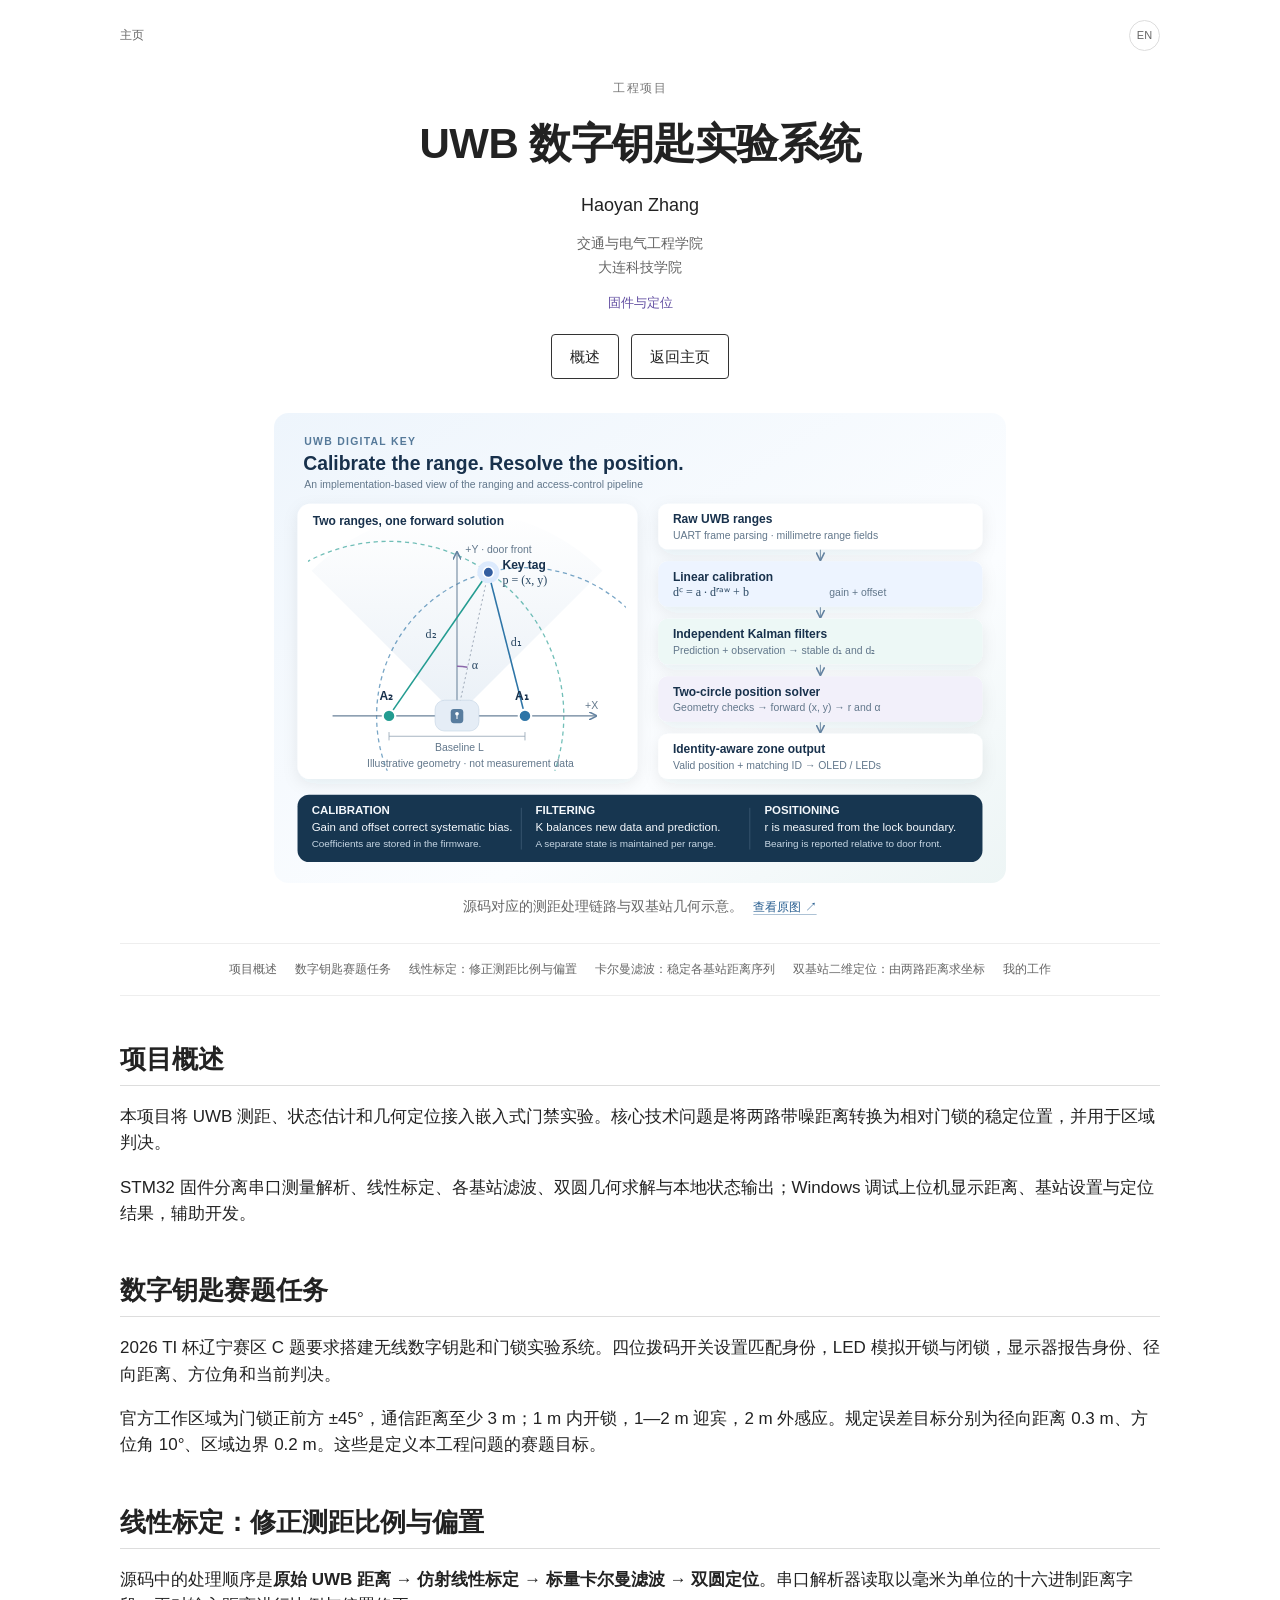
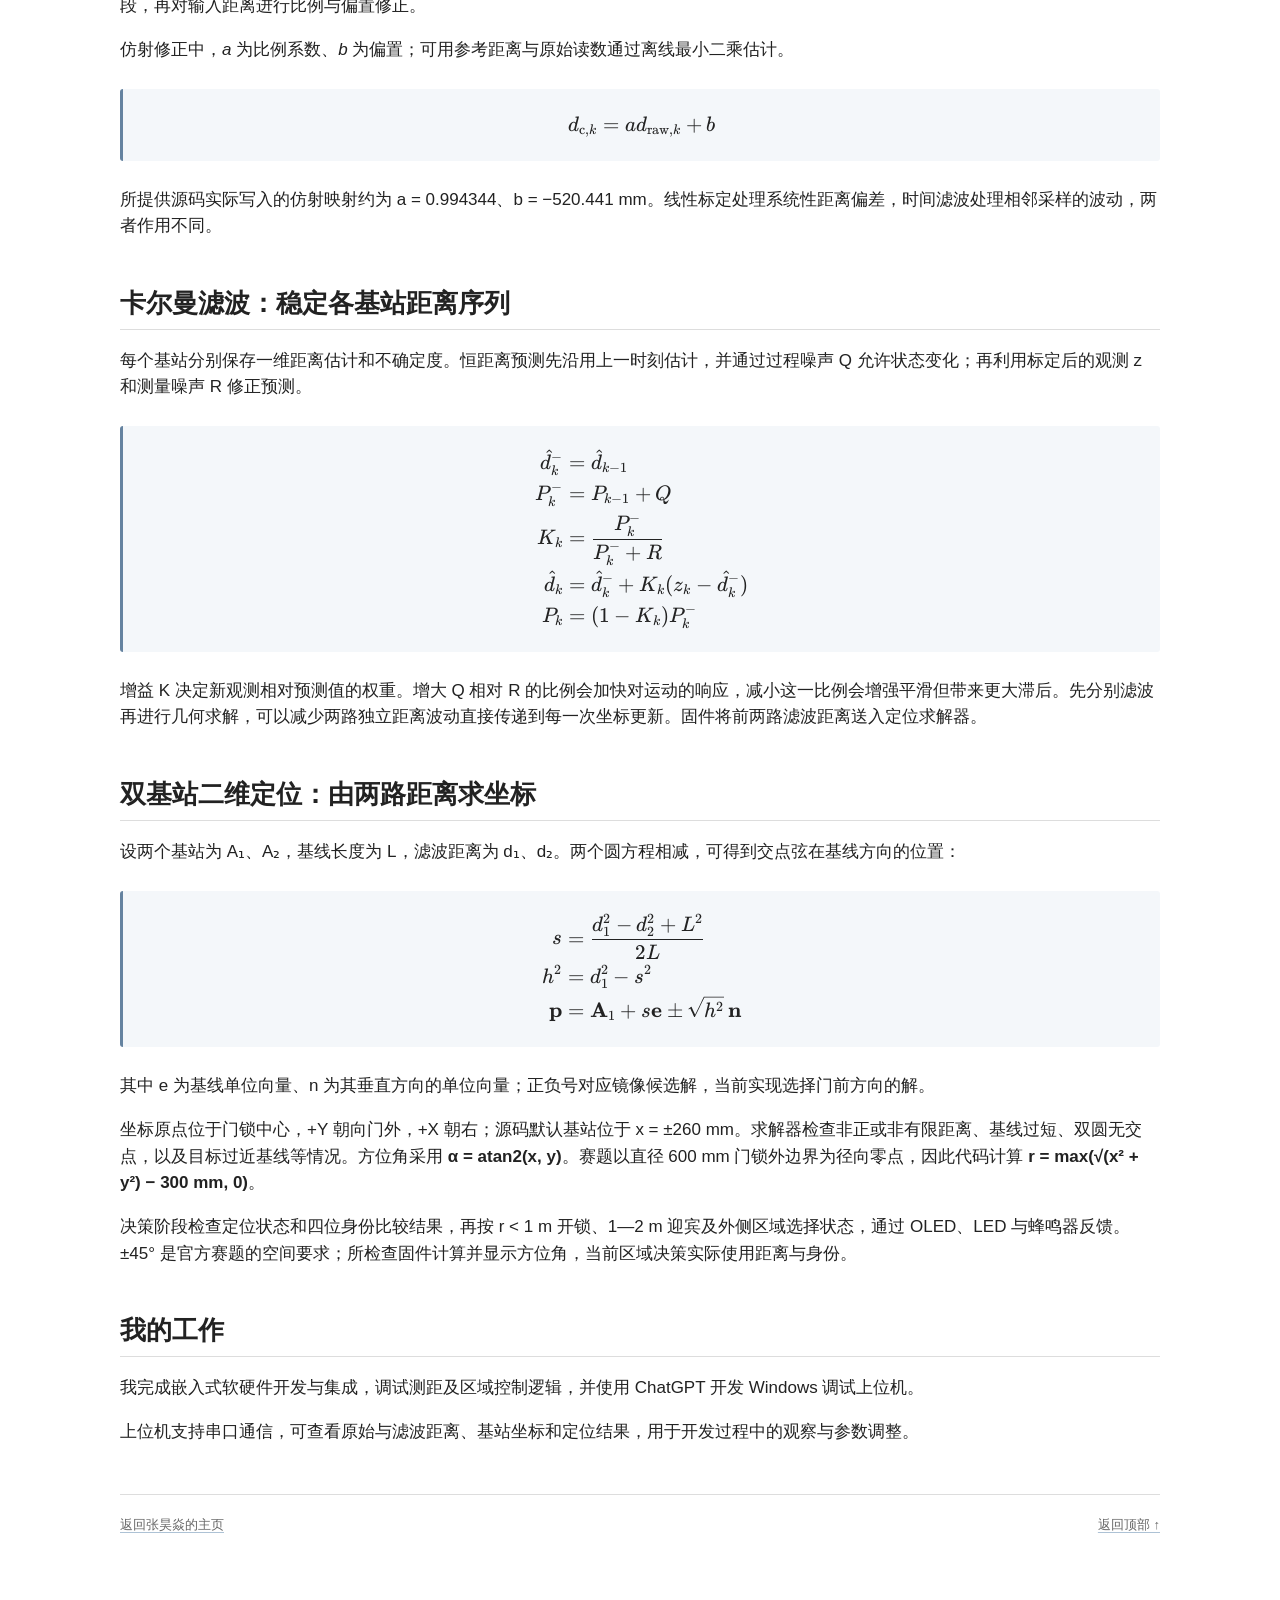
<file: projects/uwb-key-zh.html>
<!doctype html><html lang="zh-CN"><head>
<meta charset="utf-8"><meta name="viewport" content="width=device-width,initial-scale=1"><title>UWB 数字钥匙 · Haoyan Zhang</title>
<meta name="description" content="结合仿射测距标定、独立卡尔曼滤波与双基站几何定位的 STM32 数字钥匙系统，将 UWB 距离序列转换为径向距离、方位角及身份关联分区状态，并配合 Windows 上位机调试。"><meta name="author" content="Haoyan Zhang"><meta property="og:type" content="website"><meta property="og:title" content="UWB 数字钥匙 · Haoyan Zhang"><meta property="og:description" content="结合仿射测距标定、独立卡尔曼滤波与双基站几何定位的 STM32 数字钥匙系统，将 UWB 距离序列转换为径向距离、方位角及身份关联分区状态，并配合 Windows 上位机调试。"><meta property="og:image" content="https://wangyansir.github.io/assets/portrait.jpg">
<link rel="canonical" href="https://wangyansir.github.io/projects/uwb-key-zh.html"><link rel="alternate" hreflang="en" href="https://wangyansir.github.io/projects/uwb-key.html"><link rel="icon" href="../assets/favicon.svg" type="image/svg+xml">
<script>try{const s=localStorage.getItem('haoyan-theme');document.documentElement.dataset.theme=s||(matchMedia('(prefers-color-scheme:dark)').matches?'dark':'light')}catch{document.documentElement.dataset.theme='light'}</script>
<link rel="stylesheet" href="../assets/katex.min.css"><link rel="stylesheet" href="../style.css?v=6"><script src="../main.js?v=5" defer></script></head>
<body class="project-page"><a class="skip-link" href="#main">跳到正文</a><main class="project-main" id="main"><nav class="project-utility" aria-label="页面导航"><a href="../zh.html#projects">主页</a><a class="language-switch" href="uwb-key.html" lang="en" hreflang="en" aria-label="切换到英文">EN</a></nav>
<header class="project-heading"><p class="project-kicker">工程项目</p><h1>UWB 数字钥匙实验系统</h1><p class="project-authors"><a href="../zh.html">Haoyan Zhang</a></p><p class="project-affiliation">交通与电气工程学院<br>大连科技学院</p><p class="project-stage">固件与定位</p><div class="project-resources"><a href="#abstract">概述</a><a href="../zh.html#projects">返回主页</a></div></header>
<figure class="project-teaser"><a class="figure-link" href="../assets/uwb-localization-pipeline.svg" target="_blank" rel="noopener" aria-label="查看原尺寸图片"><img src="../assets/uwb-localization-pipeline.svg" alt="源码对应的测距处理链路与双基站几何示意。" width="1200" height="700" fetchpriority="high"></a><figcaption>源码对应的测距处理链路与双基站几何示意。 <a class="figure-original" href="../assets/uwb-localization-pipeline.svg" target="_blank" rel="noopener">查看原图 ↗</a></figcaption></figure><nav class="section-index" aria-label="本页目录"><a href="#abstract">项目概述</a><a href="#challenge">数字钥匙赛题任务</a><a href="#range-calibration">线性标定：修正测距比例与偏置</a><a href="#kalman-filter">卡尔曼滤波：稳定各基站距离序列</a><a href="#localization-2d">双基站二维定位：由两路距离求坐标</a><a href="#contribution">我的工作</a></nav>
<section class="technical-section" id="abstract" aria-labelledby="abstract-title"><h2 id="abstract-title">项目概述</h2><div class="technical-content"><p>本项目将 UWB 测距、状态估计和几何定位接入嵌入式门禁实验。核心技术问题是将两路带噪距离转换为相对门锁的稳定位置，并用于区域判决。</p><p>STM32 固件分离串口测量解析、线性标定、各基站滤波、双圆几何求解与本地状态输出；Windows 调试上位机显示距离、基站设置与定位结果，辅助开发。</p></div></section>
<section class="technical-section" id="challenge" aria-labelledby="challenge-title"><h2 id="challenge-title">数字钥匙赛题任务</h2><div class="technical-content"><p>2026 TI 杯辽宁赛区 C 题要求搭建无线数字钥匙和门锁实验系统。四位拨码开关设置匹配身份，LED 模拟开锁与闭锁，显示器报告身份、径向距离、方位角和当前判决。</p>
<p>官方工作区域为门锁正前方 ±45°，通信距离至少 3 m；1 m 内开锁，1—2 m 迎宾，2 m 外感应。规定误差目标分别为径向距离 0.3 m、方位角 10°、区域边界 0.2 m。这些是定义本工程问题的赛题目标。</p></div></section>
<section class="technical-section" id="range-calibration" aria-labelledby="range-calibration-title"><h2 id="range-calibration-title">线性标定：修正测距比例与偏置</h2><div class="technical-content"><p>源码中的处理顺序是<strong>原始 UWB 距离 → 仿射线性标定 → 标量卡尔曼滤波 → 双圆定位</strong>。串口解析器读取以毫米为单位的十六进制距离字段，再对输入距离进行比例与偏置修正。</p>
<p>仿射修正中，<em>a</em> 为比例系数、<em>b</em> 为偏置；可用参考距离与原始读数通过离线最小二乘估计。</p>
<div class="equation-scroll" tabindex="0"><span class="katex-display"><span class="katex"><span class="katex-mathml"><math xmlns="http://www.w3.org/1998/Math/MathML" display="block"><semantics><mrow><msub><mi>d</mi><mrow><mi mathvariant="normal">c</mi><mo separator="true">,</mo><mi>k</mi></mrow></msub><mo>=</mo><mi>a</mi><msub><mi>d</mi><mrow><mrow><mi mathvariant="normal">r</mi><mi mathvariant="normal">a</mi><mi mathvariant="normal">w</mi></mrow><mo separator="true">,</mo><mi>k</mi></mrow></msub><mo>+</mo><mi>b</mi></mrow><annotation encoding="application/x-tex">d_{\mathrm{c},k}=a d_{\mathrm{raw},k}+b</annotation></semantics></math></span><span class="katex-html" aria-hidden="true"><span class="katex-base"><span class="katex-strut" style="height:0.9805em;vertical-align:-0.2861em;"></span><span class="mord"><span class="mord mathnormal">d</span><span class="msupsub"><span class="vlist-t vlist-t2"><span class="vlist-r"><span class="vlist" style="height:0.3361em;"><span style="top:-2.55em;margin-left:0em;margin-right:0.05em;"><span class="pstrut" style="height:2.7em;"></span><span class="katex-sizing reset-size6 size3 mtight"><span class="mord mtight"><span class="mord mathrm mtight">c</span><span class="mpunct mtight">,</span><span class="mord mathnormal mtight" style="margin-right:0.0315em;">k</span></span></span></span></span><span class="vlist-s">​</span></span><span class="vlist-r"><span class="vlist" style="height:0.2861em;"><span></span></span></span></span></span></span><span class="mspace" style="margin-right:0.2778em;"></span><span class="mrel">=</span><span class="mspace" style="margin-right:0.2778em;"></span></span><span class="katex-base"><span class="katex-strut" style="height:0.9805em;vertical-align:-0.2861em;"></span><span class="mord mathnormal">a</span><span class="mord"><span class="mord mathnormal">d</span><span class="msupsub"><span class="vlist-t vlist-t2"><span class="vlist-r"><span class="vlist" style="height:0.3361em;"><span style="top:-2.55em;margin-left:0em;margin-right:0.05em;"><span class="pstrut" style="height:2.7em;"></span><span class="katex-sizing reset-size6 size3 mtight"><span class="mord mtight"><span class="mord mtight"><span class="mord mathrm mtight" style="margin-right:0.0139em;">raw</span></span><span class="mpunct mtight">,</span><span class="mord mathnormal mtight" style="margin-right:0.0315em;">k</span></span></span></span></span><span class="vlist-s">​</span></span><span class="vlist-r"><span class="vlist" style="height:0.2861em;"><span></span></span></span></span></span></span><span class="mspace" style="margin-right:0.2222em;"></span><span class="mbin">+</span><span class="mspace" style="margin-right:0.2222em;"></span></span><span class="katex-base"><span class="katex-strut" style="height:0.6944em;"></span><span class="mord mathnormal">b</span></span></span></span></span></div><p>所提供源码实际写入的仿射映射约为 a = 0.994344、b = −520.441 mm。线性标定处理系统性距离偏差，时间滤波处理相邻采样的波动，两者作用不同。</p></div></section>
<section class="technical-section" id="kalman-filter" aria-labelledby="kalman-filter-title"><h2 id="kalman-filter-title">卡尔曼滤波：稳定各基站距离序列</h2><div class="technical-content"><p>每个基站分别保存一维距离估计和不确定度。恒距离预测先沿用上一时刻估计，并通过过程噪声 Q 允许状态变化；再利用标定后的观测 z 和测量噪声 R 修正预测。</p>

<div class="equation-scroll" tabindex="0"><span class="katex-display"><span class="katex"><span class="katex-mathml"><math xmlns="http://www.w3.org/1998/Math/MathML" display="block"><semantics><mtable rowspacing="0.25em" columnalign="right left" columnspacing="0em"><mtr><mtd><mstyle scriptlevel="0" displaystyle="true"><msubsup><mover accent="true"><mi>d</mi><mo>^</mo></mover><mi>k</mi><mo>−</mo></msubsup></mstyle></mtd><mtd><mstyle scriptlevel="0" displaystyle="true"><mrow><mrow></mrow><mo>=</mo><msub><mover accent="true"><mi>d</mi><mo>^</mo></mover><mrow><mi>k</mi><mo>−</mo><mn>1</mn></mrow></msub></mrow></mstyle></mtd></mtr><mtr><mtd><mstyle scriptlevel="0" displaystyle="true"><msubsup><mi>P</mi><mi>k</mi><mo>−</mo></msubsup></mstyle></mtd><mtd><mstyle scriptlevel="0" displaystyle="true"><mrow><mrow></mrow><mo>=</mo><msub><mi>P</mi><mrow><mi>k</mi><mo>−</mo><mn>1</mn></mrow></msub><mo>+</mo><mi>Q</mi></mrow></mstyle></mtd></mtr><mtr><mtd><mstyle scriptlevel="0" displaystyle="true"><msub><mi>K</mi><mi>k</mi></msub></mstyle></mtd><mtd><mstyle scriptlevel="0" displaystyle="true"><mrow><mrow></mrow><mo>=</mo><mfrac><msubsup><mi>P</mi><mi>k</mi><mo>−</mo></msubsup><mrow><msubsup><mi>P</mi><mi>k</mi><mo>−</mo></msubsup><mo>+</mo><mi>R</mi></mrow></mfrac></mrow></mstyle></mtd></mtr><mtr><mtd><mstyle scriptlevel="0" displaystyle="true"><msub><mover accent="true"><mi>d</mi><mo>^</mo></mover><mi>k</mi></msub></mstyle></mtd><mtd><mstyle scriptlevel="0" displaystyle="true"><mrow><mrow></mrow><mo>=</mo><msubsup><mover accent="true"><mi>d</mi><mo>^</mo></mover><mi>k</mi><mo>−</mo></msubsup><mo>+</mo><msub><mi>K</mi><mi>k</mi></msub><mo stretchy="false">(</mo><msub><mi>z</mi><mi>k</mi></msub><mo>−</mo><msubsup><mover accent="true"><mi>d</mi><mo>^</mo></mover><mi>k</mi><mo>−</mo></msubsup><mo stretchy="false">)</mo></mrow></mstyle></mtd></mtr><mtr><mtd><mstyle scriptlevel="0" displaystyle="true"><msub><mi>P</mi><mi>k</mi></msub></mstyle></mtd><mtd><mstyle scriptlevel="0" displaystyle="true"><mrow><mrow></mrow><mo>=</mo><mo stretchy="false">(</mo><mn>1</mn><mo>−</mo><msub><mi>K</mi><mi>k</mi></msub><mo stretchy="false">)</mo><msubsup><mi>P</mi><mi>k</mi><mo>−</mo></msubsup></mrow></mstyle></mtd></mtr></mtable><annotation encoding="application/x-tex">\begin{aligned}\hat d_k^- &amp;= \hat d_{k-1} \\ P_k^- &amp;= P_{k-1}+Q \\ K_k &amp;= \frac{P_k^-}{P_k^-+R} \\ \hat d_k &amp;= \hat d_k^-+K_k(z_k-\hat d_k^-) \\ P_k &amp;= (1-K_k)P_k^-\end{aligned}</annotation></semantics></math></span><span class="katex-html" aria-hidden="true"><span class="katex-base"><span class="katex-strut" style="height:8.7413em;vertical-align:-4.1206em;"></span><span class="mord"><span class="mtable"><span class="col-align-r"><span class="vlist-t vlist-t2"><span class="vlist-r"><span class="vlist" style="height:4.6206em;"><span style="top:-7.1655em;"><span class="pstrut" style="height:3.5028em;"></span><span class="mord"><span class="mord"><span class="mord katex-accent"><span class="vlist-t"><span class="vlist-r"><span class="vlist" style="height:0.9579em;"><span style="top:-3em;"><span class="pstrut" style="height:3em;"></span><span class="mord mathnormal">d</span></span><span style="top:-3.2634em;"><span class="pstrut" style="height:3em;"></span><span class="accent-body" style="left:-0.0833em;"><span class="mord">^</span></span></span></span></span></span></span><span class="msupsub"><span class="vlist-t vlist-t2"><span class="vlist-r"><span class="vlist" style="height:0.8213em;"><span style="top:-2.4086em;margin-left:0em;margin-right:0.05em;"><span class="pstrut" style="height:2.7em;"></span><span class="katex-sizing reset-size6 size3 mtight"><span class="mord mathnormal mtight" style="margin-right:0.0315em;">k</span></span></span><span style="top:-3.113em;margin-right:0.05em;"><span class="pstrut" style="height:2.7em;"></span><span class="katex-sizing reset-size6 size3 mtight"><span class="mbin mtight">−</span></span></span></span><span class="vlist-s">​</span></span><span class="vlist-r"><span class="vlist" style="height:0.2914em;"><span></span></span></span></span></span></span></span></span><span style="top:-5.6655em;"><span class="pstrut" style="height:3.5028em;"></span><span class="mord"><span class="mord"><span class="mord mathnormal" style="margin-right:0.1389em;">P</span><span class="msupsub"><span class="vlist-t vlist-t2"><span class="vlist-r"><span class="vlist" style="height:0.8213em;"><span style="top:-2.4086em;margin-left:-0.1389em;margin-right:0.05em;"><span class="pstrut" style="height:2.7em;"></span><span class="katex-sizing reset-size6 size3 mtight"><span class="mord mathnormal mtight" style="margin-right:0.0315em;">k</span></span></span><span style="top:-3.113em;margin-right:0.05em;"><span class="pstrut" style="height:2.7em;"></span><span class="katex-sizing reset-size6 size3 mtight"><span class="mbin mtight">−</span></span></span></span><span class="vlist-s">​</span></span><span class="vlist-r"><span class="vlist" style="height:0.2914em;"><span></span></span></span></span></span></span></span></span><span style="top:-3.5028em;"><span class="pstrut" style="height:3.5028em;"></span><span class="mord"><span class="mord"><span class="mord mathnormal" style="margin-right:0.0715em;">K</span><span class="msupsub"><span class="vlist-t vlist-t2"><span class="vlist-r"><span class="vlist" style="height:0.3361em;"><span style="top:-2.55em;margin-left:-0.0715em;margin-right:0.05em;"><span class="pstrut" style="height:2.7em;"></span><span class="katex-sizing reset-size6 size3 mtight"><span class="mord mathnormal mtight" style="margin-right:0.0315em;">k</span></span></span></span><span class="vlist-s">​</span></span><span class="vlist-r"><span class="vlist" style="height:0.15em;"><span></span></span></span></span></span></span></span></span><span style="top:-1.2421em;"><span class="pstrut" style="height:3.5028em;"></span><span class="mord"><span class="mord"><span class="mord katex-accent"><span class="vlist-t"><span class="vlist-r"><span class="vlist" style="height:0.9579em;"><span style="top:-3em;"><span class="pstrut" style="height:3em;"></span><span class="mord mathnormal">d</span></span><span style="top:-3.2634em;"><span class="pstrut" style="height:3em;"></span><span class="accent-body" style="left:-0.0833em;"><span class="mord">^</span></span></span></span></span></span></span><span class="msupsub"><span class="vlist-t vlist-t2"><span class="vlist-r"><span class="vlist" style="height:0.3361em;"><span style="top:-2.55em;margin-left:0em;margin-right:0.05em;"><span class="pstrut" style="height:2.7em;"></span><span class="katex-sizing reset-size6 size3 mtight"><span class="mord mathnormal mtight" style="margin-right:0.0315em;">k</span></span></span></span><span class="vlist-s">​</span></span><span class="vlist-r"><span class="vlist" style="height:0.15em;"><span></span></span></span></span></span></span></span></span><span style="top:0.2579em;"><span class="pstrut" style="height:3.5028em;"></span><span class="mord"><span class="mord"><span class="mord mathnormal" style="margin-right:0.1389em;">P</span><span class="msupsub"><span class="vlist-t vlist-t2"><span class="vlist-r"><span class="vlist" style="height:0.3361em;"><span style="top:-2.55em;margin-left:-0.1389em;margin-right:0.05em;"><span class="pstrut" style="height:2.7em;"></span><span class="katex-sizing reset-size6 size3 mtight"><span class="mord mathnormal mtight" style="margin-right:0.0315em;">k</span></span></span></span><span class="vlist-s">​</span></span><span class="vlist-r"><span class="vlist" style="height:0.15em;"><span></span></span></span></span></span></span></span></span></span><span class="vlist-s">​</span></span><span class="vlist-r"><span class="vlist" style="height:4.1206em;"><span></span></span></span></span></span><span class="col-align-l"><span class="vlist-t vlist-t2"><span class="vlist-r"><span class="vlist" style="height:4.6206em;"><span style="top:-7.1655em;"><span class="pstrut" style="height:3.5028em;"></span><span class="mord"><span class="mord"></span><span class="mspace" style="margin-right:0.2778em;"></span><span class="mrel">=</span><span class="mspace" style="margin-right:0.2778em;"></span><span class="mord"><span class="mord katex-accent"><span class="vlist-t"><span class="vlist-r"><span class="vlist" style="height:0.9579em;"><span style="top:-3em;"><span class="pstrut" style="height:3em;"></span><span class="mord mathnormal">d</span></span><span style="top:-3.2634em;"><span class="pstrut" style="height:3em;"></span><span class="accent-body" style="left:-0.0833em;"><span class="mord">^</span></span></span></span></span></span></span><span class="msupsub"><span class="vlist-t vlist-t2"><span class="vlist-r"><span class="vlist" style="height:0.3361em;"><span style="top:-2.55em;margin-left:0em;margin-right:0.05em;"><span class="pstrut" style="height:2.7em;"></span><span class="katex-sizing reset-size6 size3 mtight"><span class="mord mtight"><span class="mord mathnormal mtight" style="margin-right:0.0315em;">k</span><span class="mbin mtight">−</span><span class="mord mtight">1</span></span></span></span></span><span class="vlist-s">​</span></span><span class="vlist-r"><span class="vlist" style="height:0.2083em;"><span></span></span></span></span></span></span></span></span><span style="top:-5.6655em;"><span class="pstrut" style="height:3.5028em;"></span><span class="mord"><span class="mord"></span><span class="mspace" style="margin-right:0.2778em;"></span><span class="mrel">=</span><span class="mspace" style="margin-right:0.2778em;"></span><span class="mord"><span class="mord mathnormal" style="margin-right:0.1389em;">P</span><span class="msupsub"><span class="vlist-t vlist-t2"><span class="vlist-r"><span class="vlist" style="height:0.3361em;"><span style="top:-2.55em;margin-left:-0.1389em;margin-right:0.05em;"><span class="pstrut" style="height:2.7em;"></span><span class="katex-sizing reset-size6 size3 mtight"><span class="mord mtight"><span class="mord mathnormal mtight" style="margin-right:0.0315em;">k</span><span class="mbin mtight">−</span><span class="mord mtight">1</span></span></span></span></span><span class="vlist-s">​</span></span><span class="vlist-r"><span class="vlist" style="height:0.2083em;"><span></span></span></span></span></span></span><span class="mspace" style="margin-right:0.2222em;"></span><span class="mbin">+</span><span class="mspace" style="margin-right:0.2222em;"></span><span class="mord mathnormal">Q</span></span></span><span style="top:-3.5028em;"><span class="pstrut" style="height:3.5028em;"></span><span class="mord"><span class="mord"></span><span class="mspace" style="margin-right:0.2778em;"></span><span class="mrel">=</span><span class="mspace" style="margin-right:0.2778em;"></span><span class="mord"><span class="mopen nulldelimiter"></span><span class="mfrac"><span class="vlist-t vlist-t2"><span class="vlist-r"><span class="vlist" style="height:1.5028em;"><span style="top:-2.2985em;"><span class="pstrut" style="height:3em;"></span><span class="mord"><span class="mord"><span class="mord mathnormal" style="margin-right:0.1389em;">P</span><span class="msupsub"><span class="vlist-t vlist-t2"><span class="vlist-r"><span class="vlist" style="height:0.8115em;"><span style="top:-2.3987em;margin-left:-0.1389em;margin-right:0.05em;"><span class="pstrut" style="height:2.7em;"></span><span class="katex-sizing reset-size6 size3 mtight"><span class="mord mathnormal mtight" style="margin-right:0.0315em;">k</span></span></span><span style="top:-3.1031em;margin-right:0.05em;"><span class="pstrut" style="height:2.7em;"></span><span class="katex-sizing reset-size6 size3 mtight"><span class="mbin mtight">−</span></span></span></span><span class="vlist-s">​</span></span><span class="vlist-r"><span class="vlist" style="height:0.3013em;"><span></span></span></span></span></span></span><span class="mspace" style="margin-right:0.2222em;"></span><span class="mbin">+</span><span class="mspace" style="margin-right:0.2222em;"></span><span class="mord mathnormal" style="margin-right:0.0077em;">R</span></span></span><span style="top:-3.23em;"><span class="pstrut" style="height:3em;"></span><span class="frac-line" style="border-bottom-width:0.04em;"></span></span><span style="top:-3.6913em;"><span class="pstrut" style="height:3em;"></span><span class="mord"><span class="mord"><span class="mord mathnormal" style="margin-right:0.1389em;">P</span><span class="msupsub"><span class="vlist-t vlist-t2"><span class="vlist-r"><span class="vlist" style="height:0.8115em;"><span style="top:-2.3987em;margin-left:-0.1389em;margin-right:0.05em;"><span class="pstrut" style="height:2.7em;"></span><span class="katex-sizing reset-size6 size3 mtight"><span class="mord mathnormal mtight" style="margin-right:0.0315em;">k</span></span></span><span style="top:-3.1031em;margin-right:0.05em;"><span class="pstrut" style="height:2.7em;"></span><span class="katex-sizing reset-size6 size3 mtight"><span class="mbin mtight">−</span></span></span></span><span class="vlist-s">​</span></span><span class="vlist-r"><span class="vlist" style="height:0.3013em;"><span></span></span></span></span></span></span></span></span></span><span class="vlist-s">​</span></span><span class="vlist-r"><span class="vlist" style="height:1.0028em;"><span></span></span></span></span></span><span class="mclose nulldelimiter"></span></span></span></span><span style="top:-1.2421em;"><span class="pstrut" style="height:3.5028em;"></span><span class="mord"><span class="mord"></span><span class="mspace" style="margin-right:0.2778em;"></span><span class="mrel">=</span><span class="mspace" style="margin-right:0.2778em;"></span><span class="mord"><span class="mord katex-accent"><span class="vlist-t"><span class="vlist-r"><span class="vlist" style="height:0.9579em;"><span style="top:-3em;"><span class="pstrut" style="height:3em;"></span><span class="mord mathnormal">d</span></span><span style="top:-3.2634em;"><span class="pstrut" style="height:3em;"></span><span class="accent-body" style="left:-0.0833em;"><span class="mord">^</span></span></span></span></span></span></span><span class="msupsub"><span class="vlist-t vlist-t2"><span class="vlist-r"><span class="vlist" style="height:0.8213em;"><span style="top:-2.4086em;margin-left:0em;margin-right:0.05em;"><span class="pstrut" style="height:2.7em;"></span><span class="katex-sizing reset-size6 size3 mtight"><span class="mord mathnormal mtight" style="margin-right:0.0315em;">k</span></span></span><span style="top:-3.113em;margin-right:0.05em;"><span class="pstrut" style="height:2.7em;"></span><span class="katex-sizing reset-size6 size3 mtight"><span class="mbin mtight">−</span></span></span></span><span class="vlist-s">​</span></span><span class="vlist-r"><span class="vlist" style="height:0.2914em;"><span></span></span></span></span></span></span><span class="mspace" style="margin-right:0.2222em;"></span><span class="mbin">+</span><span class="mspace" style="margin-right:0.2222em;"></span><span class="mord"><span class="mord mathnormal" style="margin-right:0.0715em;">K</span><span class="msupsub"><span class="vlist-t vlist-t2"><span class="vlist-r"><span class="vlist" style="height:0.3361em;"><span style="top:-2.55em;margin-left:-0.0715em;margin-right:0.05em;"><span class="pstrut" style="height:2.7em;"></span><span class="katex-sizing reset-size6 size3 mtight"><span class="mord mathnormal mtight" style="margin-right:0.0315em;">k</span></span></span></span><span class="vlist-s">​</span></span><span class="vlist-r"><span class="vlist" style="height:0.15em;"><span></span></span></span></span></span></span><span class="mopen">(</span><span class="mord"><span class="mord mathnormal" style="margin-right:0.044em;">z</span><span class="msupsub"><span class="vlist-t vlist-t2"><span class="vlist-r"><span class="vlist" style="height:0.3361em;"><span style="top:-2.55em;margin-left:-0.044em;margin-right:0.05em;"><span class="pstrut" style="height:2.7em;"></span><span class="katex-sizing reset-size6 size3 mtight"><span class="mord mathnormal mtight" style="margin-right:0.0315em;">k</span></span></span></span><span class="vlist-s">​</span></span><span class="vlist-r"><span class="vlist" style="height:0.15em;"><span></span></span></span></span></span></span><span class="mspace" style="margin-right:0.2222em;"></span><span class="mbin">−</span><span class="mspace" style="margin-right:0.2222em;"></span><span class="mord"><span class="mord katex-accent"><span class="vlist-t"><span class="vlist-r"><span class="vlist" style="height:0.9579em;"><span style="top:-3em;"><span class="pstrut" style="height:3em;"></span><span class="mord mathnormal">d</span></span><span style="top:-3.2634em;"><span class="pstrut" style="height:3em;"></span><span class="accent-body" style="left:-0.0833em;"><span class="mord">^</span></span></span></span></span></span></span><span class="msupsub"><span class="vlist-t vlist-t2"><span class="vlist-r"><span class="vlist" style="height:0.8213em;"><span style="top:-2.4086em;margin-left:0em;margin-right:0.05em;"><span class="pstrut" style="height:2.7em;"></span><span class="katex-sizing reset-size6 size3 mtight"><span class="mord mathnormal mtight" style="margin-right:0.0315em;">k</span></span></span><span style="top:-3.113em;margin-right:0.05em;"><span class="pstrut" style="height:2.7em;"></span><span class="katex-sizing reset-size6 size3 mtight"><span class="mbin mtight">−</span></span></span></span><span class="vlist-s">​</span></span><span class="vlist-r"><span class="vlist" style="height:0.2914em;"><span></span></span></span></span></span></span><span class="mclose">)</span></span></span><span style="top:0.2579em;"><span class="pstrut" style="height:3.5028em;"></span><span class="mord"><span class="mord"></span><span class="mspace" style="margin-right:0.2778em;"></span><span class="mrel">=</span><span class="mspace" style="margin-right:0.2778em;"></span><span class="mopen">(</span><span class="mord">1</span><span class="mspace" style="margin-right:0.2222em;"></span><span class="mbin">−</span><span class="mspace" style="margin-right:0.2222em;"></span><span class="mord"><span class="mord mathnormal" style="margin-right:0.0715em;">K</span><span class="msupsub"><span class="vlist-t vlist-t2"><span class="vlist-r"><span class="vlist" style="height:0.3361em;"><span style="top:-2.55em;margin-left:-0.0715em;margin-right:0.05em;"><span class="pstrut" style="height:2.7em;"></span><span class="katex-sizing reset-size6 size3 mtight"><span class="mord mathnormal mtight" style="margin-right:0.0315em;">k</span></span></span></span><span class="vlist-s">​</span></span><span class="vlist-r"><span class="vlist" style="height:0.15em;"><span></span></span></span></span></span></span><span class="mclose">)</span><span class="mord"><span class="mord mathnormal" style="margin-right:0.1389em;">P</span><span class="msupsub"><span class="vlist-t vlist-t2"><span class="vlist-r"><span class="vlist" style="height:0.8213em;"><span style="top:-2.4086em;margin-left:-0.1389em;margin-right:0.05em;"><span class="pstrut" style="height:2.7em;"></span><span class="katex-sizing reset-size6 size3 mtight"><span class="mord mathnormal mtight" style="margin-right:0.0315em;">k</span></span></span><span style="top:-3.113em;margin-right:0.05em;"><span class="pstrut" style="height:2.7em;"></span><span class="katex-sizing reset-size6 size3 mtight"><span class="mbin mtight">−</span></span></span></span><span class="vlist-s">​</span></span><span class="vlist-r"><span class="vlist" style="height:0.2914em;"><span></span></span></span></span></span></span></span></span></span><span class="vlist-s">​</span></span><span class="vlist-r"><span class="vlist" style="height:4.1206em;"><span></span></span></span></span></span></span></span></span></span></span></span></div><p>增益 K 决定新观测相对预测值的权重。增大 Q 相对 R 的比例会加快对运动的响应，减小这一比例会增强平滑但带来更大滞后。先分别滤波再进行几何求解，可以减少两路独立距离波动直接传递到每一次坐标更新。固件将前两路滤波距离送入定位求解器。</p></div></section>
<section class="technical-section" id="localization-2d" aria-labelledby="localization-2d-title"><h2 id="localization-2d-title">双基站二维定位：由两路距离求坐标</h2><div class="technical-content"><p>设两个基站为 A₁、A₂，基线长度为 L，滤波距离为 d₁、d₂。两个圆方程相减，可得到交点弦在基线方向的位置：</p>
<div class="equation-scroll" tabindex="0"><span class="katex-display"><span class="katex"><span class="katex-mathml"><math xmlns="http://www.w3.org/1998/Math/MathML" display="block"><semantics><mtable rowspacing="0.25em" columnalign="right left" columnspacing="0em"><mtr><mtd><mstyle scriptlevel="0" displaystyle="true"><mi>s</mi></mstyle></mtd><mtd><mstyle scriptlevel="0" displaystyle="true"><mrow><mrow></mrow><mo>=</mo><mfrac><mrow><msubsup><mi>d</mi><mn>1</mn><mn>2</mn></msubsup><mo>−</mo><msubsup><mi>d</mi><mn>2</mn><mn>2</mn></msubsup><mo>+</mo><msup><mi>L</mi><mn>2</mn></msup></mrow><mrow><mn>2</mn><mi>L</mi></mrow></mfrac></mrow></mstyle></mtd></mtr><mtr><mtd><mstyle scriptlevel="0" displaystyle="true"><msup><mi>h</mi><mn>2</mn></msup></mstyle></mtd><mtd><mstyle scriptlevel="0" displaystyle="true"><mrow><mrow></mrow><mo>=</mo><msubsup><mi>d</mi><mn>1</mn><mn>2</mn></msubsup><mo>−</mo><msup><mi>s</mi><mn>2</mn></msup></mrow></mstyle></mtd></mtr><mtr><mtd><mstyle scriptlevel="0" displaystyle="true"><mi mathvariant="bold">p</mi></mstyle></mtd><mtd><mstyle scriptlevel="0" displaystyle="true"><mrow><mrow></mrow><mo>=</mo><msub><mi mathvariant="bold">A</mi><mn>1</mn></msub><mo>+</mo><mi>s</mi><mi mathvariant="bold">e</mi><mo>±</mo><msqrt><msup><mi>h</mi><mn>2</mn></msup></msqrt><mtext> </mtext><mi mathvariant="bold">n</mi></mrow></mstyle></mtd></mtr></mtable><annotation encoding="application/x-tex">\begin{aligned}s &amp;= \frac{d_1^2-d_2^2+L^2}{2L} \\ h^2 &amp;= d_1^2-s^2 \\ \mathbf p &amp;= \mathbf A_1+s\mathbf e \pm \sqrt{h^2}\,\mathbf n\end{aligned}</annotation></semantics></math></span><span class="katex-html" aria-hidden="true"><span class="katex-base"><span class="katex-strut" style="height:5.3651em;vertical-align:-2.4326em;"></span><span class="mord"><span class="mtable"><span class="col-align-r"><span class="vlist-t vlist-t2"><span class="vlist-r"><span class="vlist" style="height:2.9326em;"><span style="top:-4.9326em;"><span class="pstrut" style="height:3.4911em;"></span><span class="mord"><span class="mord mathnormal">s</span></span></span><span style="top:-3.0825em;"><span class="pstrut" style="height:3.4911em;"></span><span class="mord"><span class="mord"><span class="mord mathnormal">h</span><span class="msupsub"><span class="vlist-t"><span class="vlist-r"><span class="vlist" style="height:0.8641em;"><span style="top:-3.113em;margin-right:0.05em;"><span class="pstrut" style="height:2.7em;"></span><span class="katex-sizing reset-size6 size3 mtight"><span class="mord mtight">2</span></span></span></span></span></span></span></span></span></span><span style="top:-1.4185em;"><span class="pstrut" style="height:3.4911em;"></span><span class="mord"><span class="mord mathbf">p</span></span></span></span><span class="vlist-s">​</span></span><span class="vlist-r"><span class="vlist" style="height:2.4326em;"><span></span></span></span></span></span><span class="col-align-l"><span class="vlist-t vlist-t2"><span class="vlist-r"><span class="vlist" style="height:2.9326em;"><span style="top:-4.9326em;"><span class="pstrut" style="height:3.4911em;"></span><span class="mord"><span class="mord"></span><span class="mspace" style="margin-right:0.2778em;"></span><span class="mrel">=</span><span class="mspace" style="margin-right:0.2778em;"></span><span class="mord"><span class="mopen nulldelimiter"></span><span class="mfrac"><span class="vlist-t vlist-t2"><span class="vlist-r"><span class="vlist" style="height:1.4911em;"><span style="top:-2.314em;"><span class="pstrut" style="height:3em;"></span><span class="mord"><span class="mord">2</span><span class="mord mathnormal">L</span></span></span><span style="top:-3.23em;"><span class="pstrut" style="height:3em;"></span><span class="frac-line" style="border-bottom-width:0.04em;"></span></span><span style="top:-3.677em;"><span class="pstrut" style="height:3em;"></span><span class="mord"><span class="mord"><span class="mord mathnormal">d</span><span class="msupsub"><span class="vlist-t vlist-t2"><span class="vlist-r"><span class="vlist" style="height:0.8141em;"><span style="top:-2.4519em;margin-left:0em;margin-right:0.05em;"><span class="pstrut" style="height:2.7em;"></span><span class="katex-sizing reset-size6 size3 mtight"><span class="mord mtight">1</span></span></span><span style="top:-3.063em;margin-right:0.05em;"><span class="pstrut" style="height:2.7em;"></span><span class="katex-sizing reset-size6 size3 mtight"><span class="mord mtight">2</span></span></span></span><span class="vlist-s">​</span></span><span class="vlist-r"><span class="vlist" style="height:0.2481em;"><span></span></span></span></span></span></span><span class="mspace" style="margin-right:0.2222em;"></span><span class="mbin">−</span><span class="mspace" style="margin-right:0.2222em;"></span><span class="mord"><span class="mord mathnormal">d</span><span class="msupsub"><span class="vlist-t vlist-t2"><span class="vlist-r"><span class="vlist" style="height:0.8141em;"><span style="top:-2.4519em;margin-left:0em;margin-right:0.05em;"><span class="pstrut" style="height:2.7em;"></span><span class="katex-sizing reset-size6 size3 mtight"><span class="mord mtight">2</span></span></span><span style="top:-3.063em;margin-right:0.05em;"><span class="pstrut" style="height:2.7em;"></span><span class="katex-sizing reset-size6 size3 mtight"><span class="mord mtight">2</span></span></span></span><span class="vlist-s">​</span></span><span class="vlist-r"><span class="vlist" style="height:0.2481em;"><span></span></span></span></span></span></span><span class="mspace" style="margin-right:0.2222em;"></span><span class="mbin">+</span><span class="mspace" style="margin-right:0.2222em;"></span><span class="mord"><span class="mord mathnormal">L</span><span class="msupsub"><span class="vlist-t"><span class="vlist-r"><span class="vlist" style="height:0.8141em;"><span style="top:-3.063em;margin-right:0.05em;"><span class="pstrut" style="height:2.7em;"></span><span class="katex-sizing reset-size6 size3 mtight"><span class="mord mtight">2</span></span></span></span></span></span></span></span></span></span></span><span class="vlist-s">​</span></span><span class="vlist-r"><span class="vlist" style="height:0.686em;"><span></span></span></span></span></span><span class="mclose nulldelimiter"></span></span></span></span><span style="top:-3.0825em;"><span class="pstrut" style="height:3.4911em;"></span><span class="mord"><span class="mord"></span><span class="mspace" style="margin-right:0.2778em;"></span><span class="mrel">=</span><span class="mspace" style="margin-right:0.2778em;"></span><span class="mord"><span class="mord mathnormal">d</span><span class="msupsub"><span class="vlist-t vlist-t2"><span class="vlist-r"><span class="vlist" style="height:0.8641em;"><span style="top:-2.453em;margin-left:0em;margin-right:0.05em;"><span class="pstrut" style="height:2.7em;"></span><span class="katex-sizing reset-size6 size3 mtight"><span class="mord mtight">1</span></span></span><span style="top:-3.113em;margin-right:0.05em;"><span class="pstrut" style="height:2.7em;"></span><span class="katex-sizing reset-size6 size3 mtight"><span class="mord mtight">2</span></span></span></span><span class="vlist-s">​</span></span><span class="vlist-r"><span class="vlist" style="height:0.247em;"><span></span></span></span></span></span></span><span class="mspace" style="margin-right:0.2222em;"></span><span class="mbin">−</span><span class="mspace" style="margin-right:0.2222em;"></span><span class="mord"><span class="mord mathnormal">s</span><span class="msupsub"><span class="vlist-t"><span class="vlist-r"><span class="vlist" style="height:0.8641em;"><span style="top:-3.113em;margin-right:0.05em;"><span class="pstrut" style="height:2.7em;"></span><span class="katex-sizing reset-size6 size3 mtight"><span class="mord mtight">2</span></span></span></span></span></span></span></span></span></span><span style="top:-1.4185em;"><span class="pstrut" style="height:3.4911em;"></span><span class="mord"><span class="mord"></span><span class="mspace" style="margin-right:0.2778em;"></span><span class="mrel">=</span><span class="mspace" style="margin-right:0.2778em;"></span><span class="mord"><span class="mord mathbf">A</span><span class="msupsub"><span class="vlist-t vlist-t2"><span class="vlist-r"><span class="vlist" style="height:0.3011em;"><span style="top:-2.55em;margin-left:0em;margin-right:0.05em;"><span class="pstrut" style="height:2.7em;"></span><span class="katex-sizing reset-size6 size3 mtight"><span class="mord mtight">1</span></span></span></span><span class="vlist-s">​</span></span><span class="vlist-r"><span class="vlist" style="height:0.15em;"><span></span></span></span></span></span></span><span class="mspace" style="margin-right:0.2222em;"></span><span class="mbin">+</span><span class="mspace" style="margin-right:0.2222em;"></span><span class="mord mathnormal">s</span><span class="mord mathbf">e</span><span class="mspace" style="margin-right:0.2222em;"></span><span class="mbin">±</span><span class="mspace" style="margin-right:0.2222em;"></span><span class="mord sqrt"><span class="vlist-t vlist-t2"><span class="vlist-r"><span class="vlist" style="height:1.0039em;"><span class="svg-align" style="top:-3em;"><span class="pstrut" style="height:3em;"></span><span class="mord" style="padding-left:0.833em;"><span class="mord"><span class="mord mathnormal">h</span><span class="msupsub"><span class="vlist-t"><span class="vlist-r"><span class="vlist" style="height:0.7401em;"><span style="top:-2.989em;margin-right:0.05em;"><span class="pstrut" style="height:2.7em;"></span><span class="katex-sizing reset-size6 size3 mtight"><span class="mord mtight">2</span></span></span></span></span></span></span></span></span></span><span style="top:-2.9639em;"><span class="pstrut" style="height:3em;"></span><span class="hide-tail" style="min-width:0.853em;height:1.08em;"><svg xmlns="http://www.w3.org/2000/svg" width="400em" height="1.08em" viewBox="0 0 400000 1080" preserveAspectRatio="xMinYMin slice"><path d="M95,702
c-2.7,0,-7.17,-2.7,-13.5,-8c-5.8,-5.3,-9.5,-10,-9.5,-14
c0,-2,0.3,-3.3,1,-4c1.3,-2.7,23.83,-20.7,67.5,-54
c44.2,-33.3,65.8,-50.3,66.5,-51c1.3,-1.3,3,-2,5,-2c4.7,0,8.7,3.3,12,10
s173,378,173,378c0.7,0,35.3,-71,104,-213c68.7,-142,137.5,-285,206.5,-429
c69,-144,104.5,-217.7,106.5,-221
l0 -0
c5.3,-9.3,12,-14,20,-14
H400000v40H845.2724
s-225.272,467,-225.272,467s-235,486,-235,486c-2.7,4.7,-9,7,-19,7
c-6,0,-10,-1,-12,-3s-194,-422,-194,-422s-65,47,-65,47z
M834 80h400000v40h-400000z"/></svg></span></span></span><span class="vlist-s">​</span></span><span class="vlist-r"><span class="vlist" style="height:0.0361em;"><span></span></span></span></span></span><span class="mspace" style="margin-right:0.1667em;"></span><span class="mord mathbf">n</span></span></span></span><span class="vlist-s">​</span></span><span class="vlist-r"><span class="vlist" style="height:2.4326em;"><span></span></span></span></span></span></span></span></span></span></span></span></div><p>其中 e 为基线单位向量、n 为其垂直方向的单位向量；正负号对应镜像候选解，当前实现选择门前方向的解。</p>
<p>坐标原点位于门锁中心，+Y 朝向门外，+X 朝右；源码默认基站位于 x = ±260 mm。求解器检查非正或非有限距离、基线过短、双圆无交点，以及目标过近基线等情况。方位角采用<strong> α = atan2(x, y)</strong>。赛题以直径 600 mm 门锁外边界为径向零点，因此代码计算<strong> r = max(√(x² + y²) − 300 mm, 0)</strong>。</p>
<p>决策阶段检查定位状态和四位身份比较结果，再按 r &lt; 1 m 开锁、1—2 m 迎宾及外侧区域选择状态，通过 OLED、LED 与蜂鸣器反馈。±45° 是官方赛题的空间要求；所检查固件计算并显示方位角，当前区域决策实际使用距离与身份。</p></div></section>
<section class="technical-section" id="contribution" aria-labelledby="contribution-title"><h2 id="contribution-title">我的工作</h2><div class="technical-content"><p>我完成嵌入式软硬件开发与集成，调试测距及区域控制逻辑，并使用 ChatGPT 开发 Windows 调试上位机。</p><p>上位机支持串口通信，可查看原始与滤波距离、基站坐标和定位结果，用于开发过程中的观察与参数调整。</p></div></section><footer class="project-footer"><a href="../zh.html#projects">返回张昊焱的主页</a><a href="#main">返回顶部 ↑</a></footer></main></body></html>
</file>
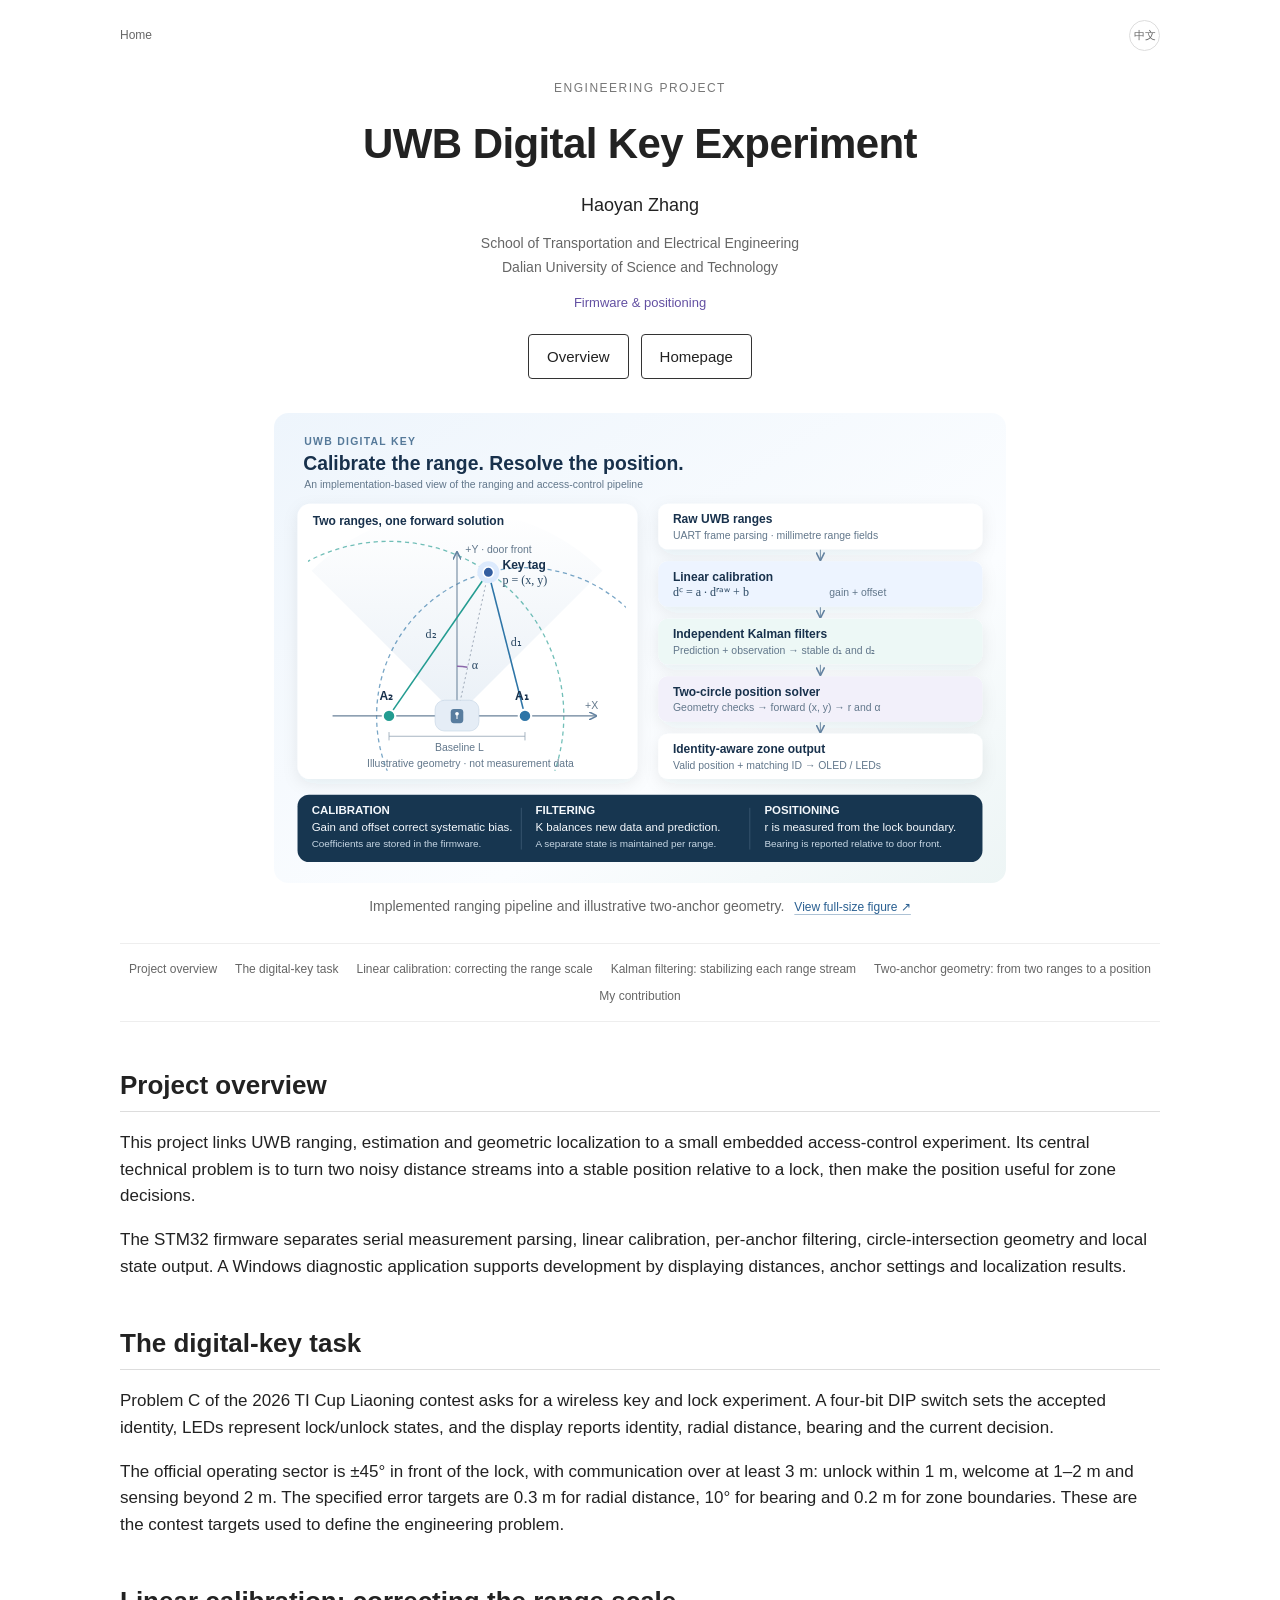
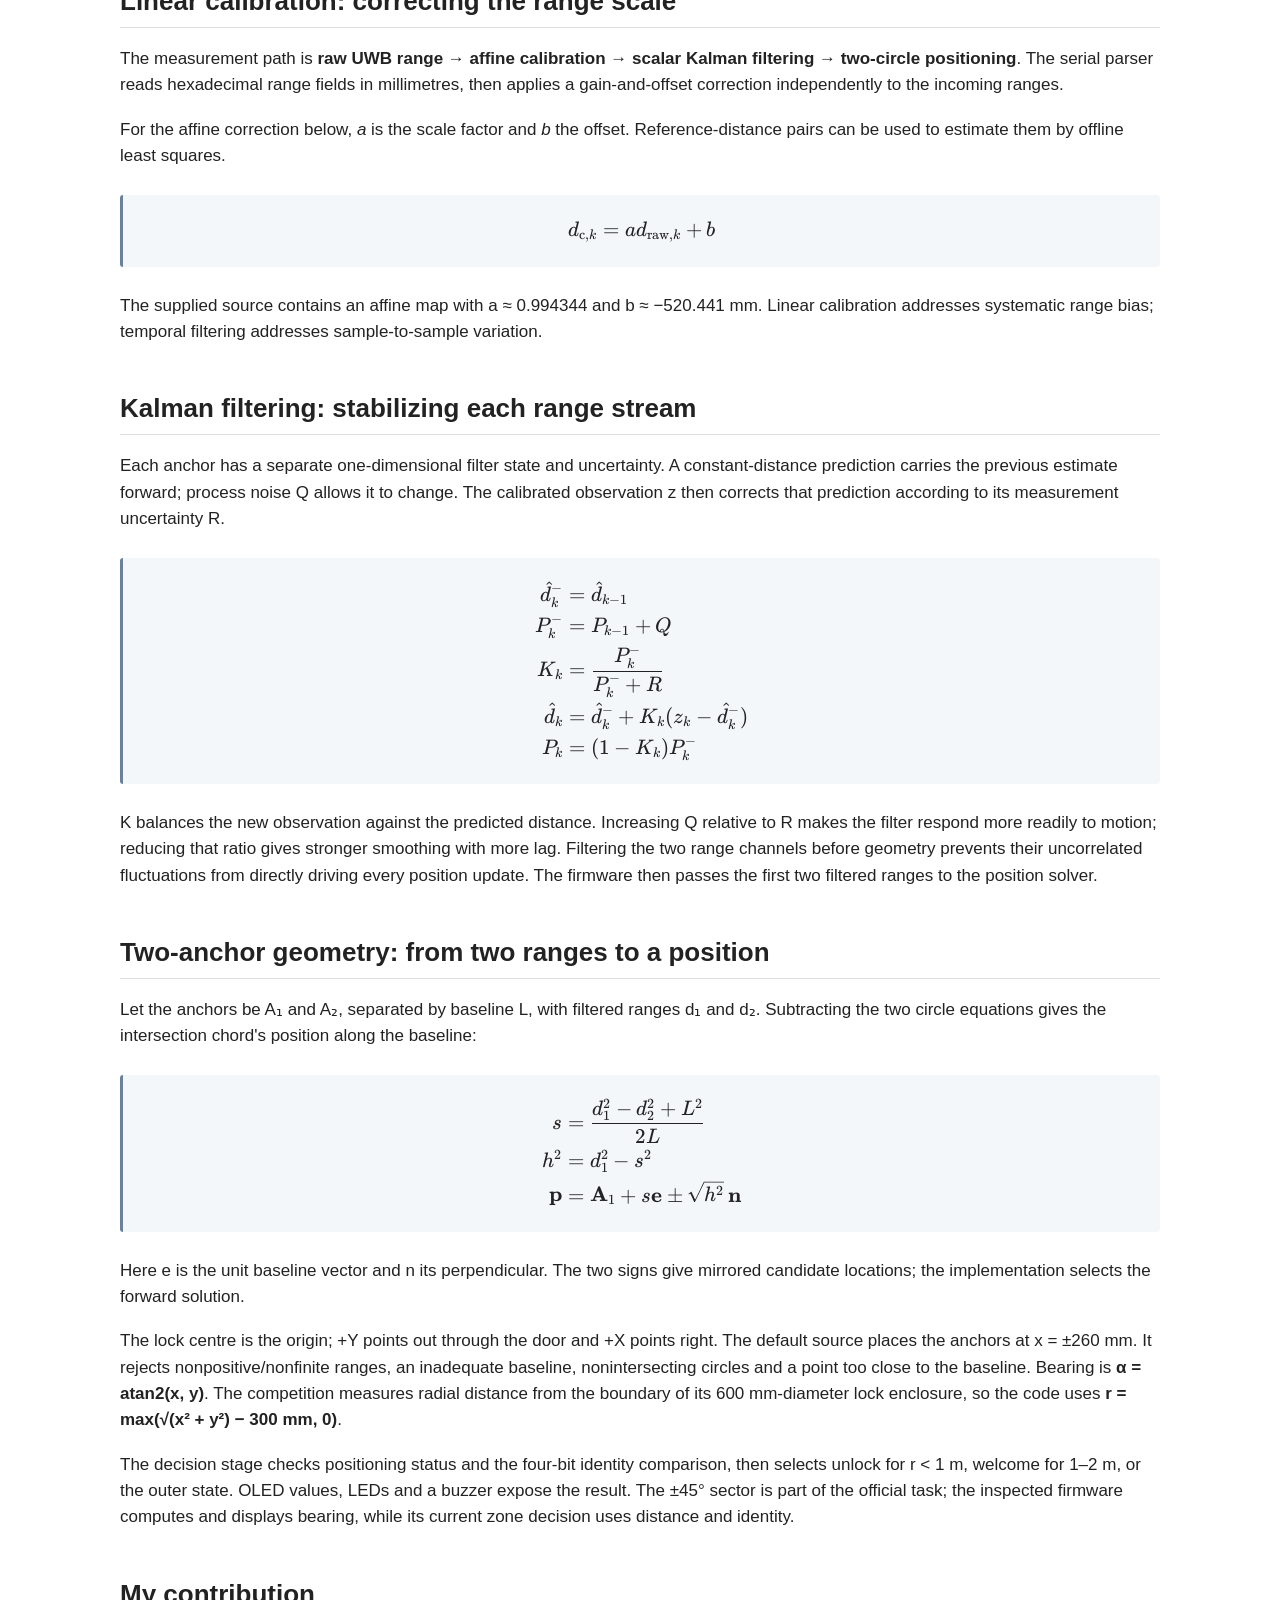
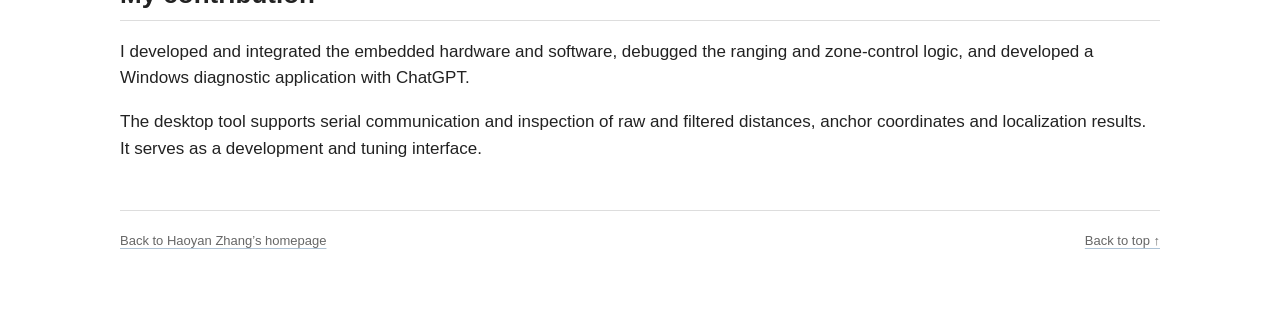
<file: projects/uwb-key.html>
<!doctype html><html lang="en"><head>
<meta charset="utf-8"><meta name="viewport" content="width=device-width,initial-scale=1"><title>UWB Digital Key · Haoyan Zhang</title>
<meta name="description" content="An STM32 digital-key system combining affine range calibration, independent Kalman filters and two-anchor geometric positioning. The firmware converts UWB distance streams into radial distance, bearing and identity-aware zone states, with a Windows diagnostic interface for development."><meta name="author" content="Haoyan Zhang"><meta property="og:type" content="website"><meta property="og:title" content="UWB Digital Key · Haoyan Zhang"><meta property="og:description" content="An STM32 digital-key system combining affine range calibration, independent Kalman filters and two-anchor geometric positioning. The firmware converts UWB distance streams into radial distance, bearing and identity-aware zone states, with a Windows diagnostic interface for development."><meta property="og:image" content="https://wangyansir.github.io/assets/portrait.jpg">
<link rel="canonical" href="https://wangyansir.github.io/projects/uwb-key.html"><link rel="alternate" hreflang="zh-CN" href="https://wangyansir.github.io/projects/uwb-key-zh.html"><link rel="icon" href="../assets/favicon.svg" type="image/svg+xml">
<script>try{const s=localStorage.getItem('haoyan-theme');document.documentElement.dataset.theme=s||(matchMedia('(prefers-color-scheme:dark)').matches?'dark':'light')}catch{document.documentElement.dataset.theme='light'}</script>
<link rel="stylesheet" href="../assets/katex.min.css"><link rel="stylesheet" href="../style.css?v=6"><script src="../main.js?v=5" defer></script></head>
<body class="project-page"><a class="skip-link" href="#main">Skip to content</a><main class="project-main" id="main"><nav class="project-utility" aria-label="Page navigation"><a href="../index.html#projects">Home</a><a class="language-switch" href="uwb-key-zh.html" lang="zh-CN" hreflang="zh-CN" aria-label="Switch to Chinese">中文</a></nav>
<header class="project-heading"><p class="project-kicker">ENGINEERING PROJECT</p><h1>UWB Digital Key Experiment</h1><p class="project-authors"><a href="../index.html">Haoyan Zhang</a></p><p class="project-affiliation">School of Transportation and Electrical Engineering<br>Dalian University of Science and Technology</p><p class="project-stage">Firmware & positioning</p><div class="project-resources"><a href="#abstract">Overview</a><a href="../index.html#projects">Homepage</a></div></header>
<figure class="project-teaser"><a class="figure-link" href="../assets/uwb-localization-pipeline.svg" target="_blank" rel="noopener" aria-label="Open full-size figure"><img src="../assets/uwb-localization-pipeline.svg" alt="Implemented ranging pipeline and illustrative two-anchor geometry." width="1200" height="700" fetchpriority="high"></a><figcaption>Implemented ranging pipeline and illustrative two-anchor geometry. <a class="figure-original" href="../assets/uwb-localization-pipeline.svg" target="_blank" rel="noopener">View full-size figure ↗</a></figcaption></figure><nav class="section-index" aria-label="On this page"><a href="#abstract">Project overview</a><a href="#challenge">The digital-key task</a><a href="#range-calibration">Linear calibration: correcting the range scale</a><a href="#kalman-filter">Kalman filtering: stabilizing each range stream</a><a href="#localization-2d">Two-anchor geometry: from two ranges to a position</a><a href="#contribution">My contribution</a></nav>
<section class="technical-section" id="abstract" aria-labelledby="abstract-title"><h2 id="abstract-title">Project overview</h2><div class="technical-content"><p>This project links UWB ranging, estimation and geometric localization to a small embedded access-control experiment. Its central technical problem is to turn two noisy distance streams into a stable position relative to a lock, then make the position useful for zone decisions.</p><p>The STM32 firmware separates serial measurement parsing, linear calibration, per-anchor filtering, circle-intersection geometry and local state output. A Windows diagnostic application supports development by displaying distances, anchor settings and localization results.</p></div></section>
<section class="technical-section" id="challenge" aria-labelledby="challenge-title"><h2 id="challenge-title">The digital-key task</h2><div class="technical-content"><p>Problem C of the 2026 TI Cup Liaoning contest asks for a wireless key and lock experiment. A four-bit DIP switch sets the accepted identity, LEDs represent lock/unlock states, and the display reports identity, radial distance, bearing and the current decision.</p>
<p>The official operating sector is ±45° in front of the lock, with communication over at least 3 m: unlock within 1 m, welcome at 1–2 m and sensing beyond 2 m. The specified error targets are 0.3 m for radial distance, 10° for bearing and 0.2 m for zone boundaries. These are the contest targets used to define the engineering problem.</p></div></section>
<section class="technical-section" id="range-calibration" aria-labelledby="range-calibration-title"><h2 id="range-calibration-title">Linear calibration: correcting the range scale</h2><div class="technical-content"><p>The measurement path is <strong>raw UWB range → affine calibration → scalar Kalman filtering → two-circle positioning</strong>. The serial parser reads hexadecimal range fields in millimetres, then applies a gain-and-offset correction independently to the incoming ranges.</p>
<p>For the affine correction below, <em>a</em> is the scale factor and <em>b</em> the offset. Reference-distance pairs can be used to estimate them by offline least squares.</p>
<div class="equation-scroll" tabindex="0"><span class="katex-display"><span class="katex"><span class="katex-mathml"><math xmlns="http://www.w3.org/1998/Math/MathML" display="block"><semantics><mrow><msub><mi>d</mi><mrow><mi mathvariant="normal">c</mi><mo separator="true">,</mo><mi>k</mi></mrow></msub><mo>=</mo><mi>a</mi><msub><mi>d</mi><mrow><mrow><mi mathvariant="normal">r</mi><mi mathvariant="normal">a</mi><mi mathvariant="normal">w</mi></mrow><mo separator="true">,</mo><mi>k</mi></mrow></msub><mo>+</mo><mi>b</mi></mrow><annotation encoding="application/x-tex">d_{\mathrm{c},k}=a d_{\mathrm{raw},k}+b</annotation></semantics></math></span><span class="katex-html" aria-hidden="true"><span class="katex-base"><span class="katex-strut" style="height:0.9805em;vertical-align:-0.2861em;"></span><span class="mord"><span class="mord mathnormal">d</span><span class="msupsub"><span class="vlist-t vlist-t2"><span class="vlist-r"><span class="vlist" style="height:0.3361em;"><span style="top:-2.55em;margin-left:0em;margin-right:0.05em;"><span class="pstrut" style="height:2.7em;"></span><span class="katex-sizing reset-size6 size3 mtight"><span class="mord mtight"><span class="mord mathrm mtight">c</span><span class="mpunct mtight">,</span><span class="mord mathnormal mtight" style="margin-right:0.0315em;">k</span></span></span></span></span><span class="vlist-s">​</span></span><span class="vlist-r"><span class="vlist" style="height:0.2861em;"><span></span></span></span></span></span></span><span class="mspace" style="margin-right:0.2778em;"></span><span class="mrel">=</span><span class="mspace" style="margin-right:0.2778em;"></span></span><span class="katex-base"><span class="katex-strut" style="height:0.9805em;vertical-align:-0.2861em;"></span><span class="mord mathnormal">a</span><span class="mord"><span class="mord mathnormal">d</span><span class="msupsub"><span class="vlist-t vlist-t2"><span class="vlist-r"><span class="vlist" style="height:0.3361em;"><span style="top:-2.55em;margin-left:0em;margin-right:0.05em;"><span class="pstrut" style="height:2.7em;"></span><span class="katex-sizing reset-size6 size3 mtight"><span class="mord mtight"><span class="mord mtight"><span class="mord mathrm mtight" style="margin-right:0.0139em;">raw</span></span><span class="mpunct mtight">,</span><span class="mord mathnormal mtight" style="margin-right:0.0315em;">k</span></span></span></span></span><span class="vlist-s">​</span></span><span class="vlist-r"><span class="vlist" style="height:0.2861em;"><span></span></span></span></span></span></span><span class="mspace" style="margin-right:0.2222em;"></span><span class="mbin">+</span><span class="mspace" style="margin-right:0.2222em;"></span></span><span class="katex-base"><span class="katex-strut" style="height:0.6944em;"></span><span class="mord mathnormal">b</span></span></span></span></span></div><p>The supplied source contains an affine map with a ≈ 0.994344 and b ≈ −520.441 mm. Linear calibration addresses systematic range bias; temporal filtering addresses sample-to-sample variation.</p></div></section>
<section class="technical-section" id="kalman-filter" aria-labelledby="kalman-filter-title"><h2 id="kalman-filter-title">Kalman filtering: stabilizing each range stream</h2><div class="technical-content"><p>Each anchor has a separate one-dimensional filter state and uncertainty. A constant-distance prediction carries the previous estimate forward; process noise Q allows it to change. The calibrated observation z then corrects that prediction according to its measurement uncertainty R.</p>

<div class="equation-scroll" tabindex="0"><span class="katex-display"><span class="katex"><span class="katex-mathml"><math xmlns="http://www.w3.org/1998/Math/MathML" display="block"><semantics><mtable rowspacing="0.25em" columnalign="right left" columnspacing="0em"><mtr><mtd><mstyle scriptlevel="0" displaystyle="true"><msubsup><mover accent="true"><mi>d</mi><mo>^</mo></mover><mi>k</mi><mo>−</mo></msubsup></mstyle></mtd><mtd><mstyle scriptlevel="0" displaystyle="true"><mrow><mrow></mrow><mo>=</mo><msub><mover accent="true"><mi>d</mi><mo>^</mo></mover><mrow><mi>k</mi><mo>−</mo><mn>1</mn></mrow></msub></mrow></mstyle></mtd></mtr><mtr><mtd><mstyle scriptlevel="0" displaystyle="true"><msubsup><mi>P</mi><mi>k</mi><mo>−</mo></msubsup></mstyle></mtd><mtd><mstyle scriptlevel="0" displaystyle="true"><mrow><mrow></mrow><mo>=</mo><msub><mi>P</mi><mrow><mi>k</mi><mo>−</mo><mn>1</mn></mrow></msub><mo>+</mo><mi>Q</mi></mrow></mstyle></mtd></mtr><mtr><mtd><mstyle scriptlevel="0" displaystyle="true"><msub><mi>K</mi><mi>k</mi></msub></mstyle></mtd><mtd><mstyle scriptlevel="0" displaystyle="true"><mrow><mrow></mrow><mo>=</mo><mfrac><msubsup><mi>P</mi><mi>k</mi><mo>−</mo></msubsup><mrow><msubsup><mi>P</mi><mi>k</mi><mo>−</mo></msubsup><mo>+</mo><mi>R</mi></mrow></mfrac></mrow></mstyle></mtd></mtr><mtr><mtd><mstyle scriptlevel="0" displaystyle="true"><msub><mover accent="true"><mi>d</mi><mo>^</mo></mover><mi>k</mi></msub></mstyle></mtd><mtd><mstyle scriptlevel="0" displaystyle="true"><mrow><mrow></mrow><mo>=</mo><msubsup><mover accent="true"><mi>d</mi><mo>^</mo></mover><mi>k</mi><mo>−</mo></msubsup><mo>+</mo><msub><mi>K</mi><mi>k</mi></msub><mo stretchy="false">(</mo><msub><mi>z</mi><mi>k</mi></msub><mo>−</mo><msubsup><mover accent="true"><mi>d</mi><mo>^</mo></mover><mi>k</mi><mo>−</mo></msubsup><mo stretchy="false">)</mo></mrow></mstyle></mtd></mtr><mtr><mtd><mstyle scriptlevel="0" displaystyle="true"><msub><mi>P</mi><mi>k</mi></msub></mstyle></mtd><mtd><mstyle scriptlevel="0" displaystyle="true"><mrow><mrow></mrow><mo>=</mo><mo stretchy="false">(</mo><mn>1</mn><mo>−</mo><msub><mi>K</mi><mi>k</mi></msub><mo stretchy="false">)</mo><msubsup><mi>P</mi><mi>k</mi><mo>−</mo></msubsup></mrow></mstyle></mtd></mtr></mtable><annotation encoding="application/x-tex">\begin{aligned}\hat d_k^- &amp;= \hat d_{k-1} \\ P_k^- &amp;= P_{k-1}+Q \\ K_k &amp;= \frac{P_k^-}{P_k^-+R} \\ \hat d_k &amp;= \hat d_k^-+K_k(z_k-\hat d_k^-) \\ P_k &amp;= (1-K_k)P_k^-\end{aligned}</annotation></semantics></math></span><span class="katex-html" aria-hidden="true"><span class="katex-base"><span class="katex-strut" style="height:8.7413em;vertical-align:-4.1206em;"></span><span class="mord"><span class="mtable"><span class="col-align-r"><span class="vlist-t vlist-t2"><span class="vlist-r"><span class="vlist" style="height:4.6206em;"><span style="top:-7.1655em;"><span class="pstrut" style="height:3.5028em;"></span><span class="mord"><span class="mord"><span class="mord katex-accent"><span class="vlist-t"><span class="vlist-r"><span class="vlist" style="height:0.9579em;"><span style="top:-3em;"><span class="pstrut" style="height:3em;"></span><span class="mord mathnormal">d</span></span><span style="top:-3.2634em;"><span class="pstrut" style="height:3em;"></span><span class="accent-body" style="left:-0.0833em;"><span class="mord">^</span></span></span></span></span></span></span><span class="msupsub"><span class="vlist-t vlist-t2"><span class="vlist-r"><span class="vlist" style="height:0.8213em;"><span style="top:-2.4086em;margin-left:0em;margin-right:0.05em;"><span class="pstrut" style="height:2.7em;"></span><span class="katex-sizing reset-size6 size3 mtight"><span class="mord mathnormal mtight" style="margin-right:0.0315em;">k</span></span></span><span style="top:-3.113em;margin-right:0.05em;"><span class="pstrut" style="height:2.7em;"></span><span class="katex-sizing reset-size6 size3 mtight"><span class="mbin mtight">−</span></span></span></span><span class="vlist-s">​</span></span><span class="vlist-r"><span class="vlist" style="height:0.2914em;"><span></span></span></span></span></span></span></span></span><span style="top:-5.6655em;"><span class="pstrut" style="height:3.5028em;"></span><span class="mord"><span class="mord"><span class="mord mathnormal" style="margin-right:0.1389em;">P</span><span class="msupsub"><span class="vlist-t vlist-t2"><span class="vlist-r"><span class="vlist" style="height:0.8213em;"><span style="top:-2.4086em;margin-left:-0.1389em;margin-right:0.05em;"><span class="pstrut" style="height:2.7em;"></span><span class="katex-sizing reset-size6 size3 mtight"><span class="mord mathnormal mtight" style="margin-right:0.0315em;">k</span></span></span><span style="top:-3.113em;margin-right:0.05em;"><span class="pstrut" style="height:2.7em;"></span><span class="katex-sizing reset-size6 size3 mtight"><span class="mbin mtight">−</span></span></span></span><span class="vlist-s">​</span></span><span class="vlist-r"><span class="vlist" style="height:0.2914em;"><span></span></span></span></span></span></span></span></span><span style="top:-3.5028em;"><span class="pstrut" style="height:3.5028em;"></span><span class="mord"><span class="mord"><span class="mord mathnormal" style="margin-right:0.0715em;">K</span><span class="msupsub"><span class="vlist-t vlist-t2"><span class="vlist-r"><span class="vlist" style="height:0.3361em;"><span style="top:-2.55em;margin-left:-0.0715em;margin-right:0.05em;"><span class="pstrut" style="height:2.7em;"></span><span class="katex-sizing reset-size6 size3 mtight"><span class="mord mathnormal mtight" style="margin-right:0.0315em;">k</span></span></span></span><span class="vlist-s">​</span></span><span class="vlist-r"><span class="vlist" style="height:0.15em;"><span></span></span></span></span></span></span></span></span><span style="top:-1.2421em;"><span class="pstrut" style="height:3.5028em;"></span><span class="mord"><span class="mord"><span class="mord katex-accent"><span class="vlist-t"><span class="vlist-r"><span class="vlist" style="height:0.9579em;"><span style="top:-3em;"><span class="pstrut" style="height:3em;"></span><span class="mord mathnormal">d</span></span><span style="top:-3.2634em;"><span class="pstrut" style="height:3em;"></span><span class="accent-body" style="left:-0.0833em;"><span class="mord">^</span></span></span></span></span></span></span><span class="msupsub"><span class="vlist-t vlist-t2"><span class="vlist-r"><span class="vlist" style="height:0.3361em;"><span style="top:-2.55em;margin-left:0em;margin-right:0.05em;"><span class="pstrut" style="height:2.7em;"></span><span class="katex-sizing reset-size6 size3 mtight"><span class="mord mathnormal mtight" style="margin-right:0.0315em;">k</span></span></span></span><span class="vlist-s">​</span></span><span class="vlist-r"><span class="vlist" style="height:0.15em;"><span></span></span></span></span></span></span></span></span><span style="top:0.2579em;"><span class="pstrut" style="height:3.5028em;"></span><span class="mord"><span class="mord"><span class="mord mathnormal" style="margin-right:0.1389em;">P</span><span class="msupsub"><span class="vlist-t vlist-t2"><span class="vlist-r"><span class="vlist" style="height:0.3361em;"><span style="top:-2.55em;margin-left:-0.1389em;margin-right:0.05em;"><span class="pstrut" style="height:2.7em;"></span><span class="katex-sizing reset-size6 size3 mtight"><span class="mord mathnormal mtight" style="margin-right:0.0315em;">k</span></span></span></span><span class="vlist-s">​</span></span><span class="vlist-r"><span class="vlist" style="height:0.15em;"><span></span></span></span></span></span></span></span></span></span><span class="vlist-s">​</span></span><span class="vlist-r"><span class="vlist" style="height:4.1206em;"><span></span></span></span></span></span><span class="col-align-l"><span class="vlist-t vlist-t2"><span class="vlist-r"><span class="vlist" style="height:4.6206em;"><span style="top:-7.1655em;"><span class="pstrut" style="height:3.5028em;"></span><span class="mord"><span class="mord"></span><span class="mspace" style="margin-right:0.2778em;"></span><span class="mrel">=</span><span class="mspace" style="margin-right:0.2778em;"></span><span class="mord"><span class="mord katex-accent"><span class="vlist-t"><span class="vlist-r"><span class="vlist" style="height:0.9579em;"><span style="top:-3em;"><span class="pstrut" style="height:3em;"></span><span class="mord mathnormal">d</span></span><span style="top:-3.2634em;"><span class="pstrut" style="height:3em;"></span><span class="accent-body" style="left:-0.0833em;"><span class="mord">^</span></span></span></span></span></span></span><span class="msupsub"><span class="vlist-t vlist-t2"><span class="vlist-r"><span class="vlist" style="height:0.3361em;"><span style="top:-2.55em;margin-left:0em;margin-right:0.05em;"><span class="pstrut" style="height:2.7em;"></span><span class="katex-sizing reset-size6 size3 mtight"><span class="mord mtight"><span class="mord mathnormal mtight" style="margin-right:0.0315em;">k</span><span class="mbin mtight">−</span><span class="mord mtight">1</span></span></span></span></span><span class="vlist-s">​</span></span><span class="vlist-r"><span class="vlist" style="height:0.2083em;"><span></span></span></span></span></span></span></span></span><span style="top:-5.6655em;"><span class="pstrut" style="height:3.5028em;"></span><span class="mord"><span class="mord"></span><span class="mspace" style="margin-right:0.2778em;"></span><span class="mrel">=</span><span class="mspace" style="margin-right:0.2778em;"></span><span class="mord"><span class="mord mathnormal" style="margin-right:0.1389em;">P</span><span class="msupsub"><span class="vlist-t vlist-t2"><span class="vlist-r"><span class="vlist" style="height:0.3361em;"><span style="top:-2.55em;margin-left:-0.1389em;margin-right:0.05em;"><span class="pstrut" style="height:2.7em;"></span><span class="katex-sizing reset-size6 size3 mtight"><span class="mord mtight"><span class="mord mathnormal mtight" style="margin-right:0.0315em;">k</span><span class="mbin mtight">−</span><span class="mord mtight">1</span></span></span></span></span><span class="vlist-s">​</span></span><span class="vlist-r"><span class="vlist" style="height:0.2083em;"><span></span></span></span></span></span></span><span class="mspace" style="margin-right:0.2222em;"></span><span class="mbin">+</span><span class="mspace" style="margin-right:0.2222em;"></span><span class="mord mathnormal">Q</span></span></span><span style="top:-3.5028em;"><span class="pstrut" style="height:3.5028em;"></span><span class="mord"><span class="mord"></span><span class="mspace" style="margin-right:0.2778em;"></span><span class="mrel">=</span><span class="mspace" style="margin-right:0.2778em;"></span><span class="mord"><span class="mopen nulldelimiter"></span><span class="mfrac"><span class="vlist-t vlist-t2"><span class="vlist-r"><span class="vlist" style="height:1.5028em;"><span style="top:-2.2985em;"><span class="pstrut" style="height:3em;"></span><span class="mord"><span class="mord"><span class="mord mathnormal" style="margin-right:0.1389em;">P</span><span class="msupsub"><span class="vlist-t vlist-t2"><span class="vlist-r"><span class="vlist" style="height:0.8115em;"><span style="top:-2.3987em;margin-left:-0.1389em;margin-right:0.05em;"><span class="pstrut" style="height:2.7em;"></span><span class="katex-sizing reset-size6 size3 mtight"><span class="mord mathnormal mtight" style="margin-right:0.0315em;">k</span></span></span><span style="top:-3.1031em;margin-right:0.05em;"><span class="pstrut" style="height:2.7em;"></span><span class="katex-sizing reset-size6 size3 mtight"><span class="mbin mtight">−</span></span></span></span><span class="vlist-s">​</span></span><span class="vlist-r"><span class="vlist" style="height:0.3013em;"><span></span></span></span></span></span></span><span class="mspace" style="margin-right:0.2222em;"></span><span class="mbin">+</span><span class="mspace" style="margin-right:0.2222em;"></span><span class="mord mathnormal" style="margin-right:0.0077em;">R</span></span></span><span style="top:-3.23em;"><span class="pstrut" style="height:3em;"></span><span class="frac-line" style="border-bottom-width:0.04em;"></span></span><span style="top:-3.6913em;"><span class="pstrut" style="height:3em;"></span><span class="mord"><span class="mord"><span class="mord mathnormal" style="margin-right:0.1389em;">P</span><span class="msupsub"><span class="vlist-t vlist-t2"><span class="vlist-r"><span class="vlist" style="height:0.8115em;"><span style="top:-2.3987em;margin-left:-0.1389em;margin-right:0.05em;"><span class="pstrut" style="height:2.7em;"></span><span class="katex-sizing reset-size6 size3 mtight"><span class="mord mathnormal mtight" style="margin-right:0.0315em;">k</span></span></span><span style="top:-3.1031em;margin-right:0.05em;"><span class="pstrut" style="height:2.7em;"></span><span class="katex-sizing reset-size6 size3 mtight"><span class="mbin mtight">−</span></span></span></span><span class="vlist-s">​</span></span><span class="vlist-r"><span class="vlist" style="height:0.3013em;"><span></span></span></span></span></span></span></span></span></span><span class="vlist-s">​</span></span><span class="vlist-r"><span class="vlist" style="height:1.0028em;"><span></span></span></span></span></span><span class="mclose nulldelimiter"></span></span></span></span><span style="top:-1.2421em;"><span class="pstrut" style="height:3.5028em;"></span><span class="mord"><span class="mord"></span><span class="mspace" style="margin-right:0.2778em;"></span><span class="mrel">=</span><span class="mspace" style="margin-right:0.2778em;"></span><span class="mord"><span class="mord katex-accent"><span class="vlist-t"><span class="vlist-r"><span class="vlist" style="height:0.9579em;"><span style="top:-3em;"><span class="pstrut" style="height:3em;"></span><span class="mord mathnormal">d</span></span><span style="top:-3.2634em;"><span class="pstrut" style="height:3em;"></span><span class="accent-body" style="left:-0.0833em;"><span class="mord">^</span></span></span></span></span></span></span><span class="msupsub"><span class="vlist-t vlist-t2"><span class="vlist-r"><span class="vlist" style="height:0.8213em;"><span style="top:-2.4086em;margin-left:0em;margin-right:0.05em;"><span class="pstrut" style="height:2.7em;"></span><span class="katex-sizing reset-size6 size3 mtight"><span class="mord mathnormal mtight" style="margin-right:0.0315em;">k</span></span></span><span style="top:-3.113em;margin-right:0.05em;"><span class="pstrut" style="height:2.7em;"></span><span class="katex-sizing reset-size6 size3 mtight"><span class="mbin mtight">−</span></span></span></span><span class="vlist-s">​</span></span><span class="vlist-r"><span class="vlist" style="height:0.2914em;"><span></span></span></span></span></span></span><span class="mspace" style="margin-right:0.2222em;"></span><span class="mbin">+</span><span class="mspace" style="margin-right:0.2222em;"></span><span class="mord"><span class="mord mathnormal" style="margin-right:0.0715em;">K</span><span class="msupsub"><span class="vlist-t vlist-t2"><span class="vlist-r"><span class="vlist" style="height:0.3361em;"><span style="top:-2.55em;margin-left:-0.0715em;margin-right:0.05em;"><span class="pstrut" style="height:2.7em;"></span><span class="katex-sizing reset-size6 size3 mtight"><span class="mord mathnormal mtight" style="margin-right:0.0315em;">k</span></span></span></span><span class="vlist-s">​</span></span><span class="vlist-r"><span class="vlist" style="height:0.15em;"><span></span></span></span></span></span></span><span class="mopen">(</span><span class="mord"><span class="mord mathnormal" style="margin-right:0.044em;">z</span><span class="msupsub"><span class="vlist-t vlist-t2"><span class="vlist-r"><span class="vlist" style="height:0.3361em;"><span style="top:-2.55em;margin-left:-0.044em;margin-right:0.05em;"><span class="pstrut" style="height:2.7em;"></span><span class="katex-sizing reset-size6 size3 mtight"><span class="mord mathnormal mtight" style="margin-right:0.0315em;">k</span></span></span></span><span class="vlist-s">​</span></span><span class="vlist-r"><span class="vlist" style="height:0.15em;"><span></span></span></span></span></span></span><span class="mspace" style="margin-right:0.2222em;"></span><span class="mbin">−</span><span class="mspace" style="margin-right:0.2222em;"></span><span class="mord"><span class="mord katex-accent"><span class="vlist-t"><span class="vlist-r"><span class="vlist" style="height:0.9579em;"><span style="top:-3em;"><span class="pstrut" style="height:3em;"></span><span class="mord mathnormal">d</span></span><span style="top:-3.2634em;"><span class="pstrut" style="height:3em;"></span><span class="accent-body" style="left:-0.0833em;"><span class="mord">^</span></span></span></span></span></span></span><span class="msupsub"><span class="vlist-t vlist-t2"><span class="vlist-r"><span class="vlist" style="height:0.8213em;"><span style="top:-2.4086em;margin-left:0em;margin-right:0.05em;"><span class="pstrut" style="height:2.7em;"></span><span class="katex-sizing reset-size6 size3 mtight"><span class="mord mathnormal mtight" style="margin-right:0.0315em;">k</span></span></span><span style="top:-3.113em;margin-right:0.05em;"><span class="pstrut" style="height:2.7em;"></span><span class="katex-sizing reset-size6 size3 mtight"><span class="mbin mtight">−</span></span></span></span><span class="vlist-s">​</span></span><span class="vlist-r"><span class="vlist" style="height:0.2914em;"><span></span></span></span></span></span></span><span class="mclose">)</span></span></span><span style="top:0.2579em;"><span class="pstrut" style="height:3.5028em;"></span><span class="mord"><span class="mord"></span><span class="mspace" style="margin-right:0.2778em;"></span><span class="mrel">=</span><span class="mspace" style="margin-right:0.2778em;"></span><span class="mopen">(</span><span class="mord">1</span><span class="mspace" style="margin-right:0.2222em;"></span><span class="mbin">−</span><span class="mspace" style="margin-right:0.2222em;"></span><span class="mord"><span class="mord mathnormal" style="margin-right:0.0715em;">K</span><span class="msupsub"><span class="vlist-t vlist-t2"><span class="vlist-r"><span class="vlist" style="height:0.3361em;"><span style="top:-2.55em;margin-left:-0.0715em;margin-right:0.05em;"><span class="pstrut" style="height:2.7em;"></span><span class="katex-sizing reset-size6 size3 mtight"><span class="mord mathnormal mtight" style="margin-right:0.0315em;">k</span></span></span></span><span class="vlist-s">​</span></span><span class="vlist-r"><span class="vlist" style="height:0.15em;"><span></span></span></span></span></span></span><span class="mclose">)</span><span class="mord"><span class="mord mathnormal" style="margin-right:0.1389em;">P</span><span class="msupsub"><span class="vlist-t vlist-t2"><span class="vlist-r"><span class="vlist" style="height:0.8213em;"><span style="top:-2.4086em;margin-left:-0.1389em;margin-right:0.05em;"><span class="pstrut" style="height:2.7em;"></span><span class="katex-sizing reset-size6 size3 mtight"><span class="mord mathnormal mtight" style="margin-right:0.0315em;">k</span></span></span><span style="top:-3.113em;margin-right:0.05em;"><span class="pstrut" style="height:2.7em;"></span><span class="katex-sizing reset-size6 size3 mtight"><span class="mbin mtight">−</span></span></span></span><span class="vlist-s">​</span></span><span class="vlist-r"><span class="vlist" style="height:0.2914em;"><span></span></span></span></span></span></span></span></span></span><span class="vlist-s">​</span></span><span class="vlist-r"><span class="vlist" style="height:4.1206em;"><span></span></span></span></span></span></span></span></span></span></span></span></div><p>K balances the new observation against the predicted distance. Increasing Q relative to R makes the filter respond more readily to motion; reducing that ratio gives stronger smoothing with more lag. Filtering the two range channels before geometry prevents their uncorrelated fluctuations from directly driving every position update. The firmware then passes the first two filtered ranges to the position solver.</p></div></section>
<section class="technical-section" id="localization-2d" aria-labelledby="localization-2d-title"><h2 id="localization-2d-title">Two-anchor geometry: from two ranges to a position</h2><div class="technical-content"><p>Let the anchors be A₁ and A₂, separated by baseline L, with filtered ranges d₁ and d₂. Subtracting the two circle equations gives the intersection chord's position along the baseline:</p>
<div class="equation-scroll" tabindex="0"><span class="katex-display"><span class="katex"><span class="katex-mathml"><math xmlns="http://www.w3.org/1998/Math/MathML" display="block"><semantics><mtable rowspacing="0.25em" columnalign="right left" columnspacing="0em"><mtr><mtd><mstyle scriptlevel="0" displaystyle="true"><mi>s</mi></mstyle></mtd><mtd><mstyle scriptlevel="0" displaystyle="true"><mrow><mrow></mrow><mo>=</mo><mfrac><mrow><msubsup><mi>d</mi><mn>1</mn><mn>2</mn></msubsup><mo>−</mo><msubsup><mi>d</mi><mn>2</mn><mn>2</mn></msubsup><mo>+</mo><msup><mi>L</mi><mn>2</mn></msup></mrow><mrow><mn>2</mn><mi>L</mi></mrow></mfrac></mrow></mstyle></mtd></mtr><mtr><mtd><mstyle scriptlevel="0" displaystyle="true"><msup><mi>h</mi><mn>2</mn></msup></mstyle></mtd><mtd><mstyle scriptlevel="0" displaystyle="true"><mrow><mrow></mrow><mo>=</mo><msubsup><mi>d</mi><mn>1</mn><mn>2</mn></msubsup><mo>−</mo><msup><mi>s</mi><mn>2</mn></msup></mrow></mstyle></mtd></mtr><mtr><mtd><mstyle scriptlevel="0" displaystyle="true"><mi mathvariant="bold">p</mi></mstyle></mtd><mtd><mstyle scriptlevel="0" displaystyle="true"><mrow><mrow></mrow><mo>=</mo><msub><mi mathvariant="bold">A</mi><mn>1</mn></msub><mo>+</mo><mi>s</mi><mi mathvariant="bold">e</mi><mo>±</mo><msqrt><msup><mi>h</mi><mn>2</mn></msup></msqrt><mtext> </mtext><mi mathvariant="bold">n</mi></mrow></mstyle></mtd></mtr></mtable><annotation encoding="application/x-tex">\begin{aligned}s &amp;= \frac{d_1^2-d_2^2+L^2}{2L} \\ h^2 &amp;= d_1^2-s^2 \\ \mathbf p &amp;= \mathbf A_1+s\mathbf e \pm \sqrt{h^2}\,\mathbf n\end{aligned}</annotation></semantics></math></span><span class="katex-html" aria-hidden="true"><span class="katex-base"><span class="katex-strut" style="height:5.3651em;vertical-align:-2.4326em;"></span><span class="mord"><span class="mtable"><span class="col-align-r"><span class="vlist-t vlist-t2"><span class="vlist-r"><span class="vlist" style="height:2.9326em;"><span style="top:-4.9326em;"><span class="pstrut" style="height:3.4911em;"></span><span class="mord"><span class="mord mathnormal">s</span></span></span><span style="top:-3.0825em;"><span class="pstrut" style="height:3.4911em;"></span><span class="mord"><span class="mord"><span class="mord mathnormal">h</span><span class="msupsub"><span class="vlist-t"><span class="vlist-r"><span class="vlist" style="height:0.8641em;"><span style="top:-3.113em;margin-right:0.05em;"><span class="pstrut" style="height:2.7em;"></span><span class="katex-sizing reset-size6 size3 mtight"><span class="mord mtight">2</span></span></span></span></span></span></span></span></span></span><span style="top:-1.4185em;"><span class="pstrut" style="height:3.4911em;"></span><span class="mord"><span class="mord mathbf">p</span></span></span></span><span class="vlist-s">​</span></span><span class="vlist-r"><span class="vlist" style="height:2.4326em;"><span></span></span></span></span></span><span class="col-align-l"><span class="vlist-t vlist-t2"><span class="vlist-r"><span class="vlist" style="height:2.9326em;"><span style="top:-4.9326em;"><span class="pstrut" style="height:3.4911em;"></span><span class="mord"><span class="mord"></span><span class="mspace" style="margin-right:0.2778em;"></span><span class="mrel">=</span><span class="mspace" style="margin-right:0.2778em;"></span><span class="mord"><span class="mopen nulldelimiter"></span><span class="mfrac"><span class="vlist-t vlist-t2"><span class="vlist-r"><span class="vlist" style="height:1.4911em;"><span style="top:-2.314em;"><span class="pstrut" style="height:3em;"></span><span class="mord"><span class="mord">2</span><span class="mord mathnormal">L</span></span></span><span style="top:-3.23em;"><span class="pstrut" style="height:3em;"></span><span class="frac-line" style="border-bottom-width:0.04em;"></span></span><span style="top:-3.677em;"><span class="pstrut" style="height:3em;"></span><span class="mord"><span class="mord"><span class="mord mathnormal">d</span><span class="msupsub"><span class="vlist-t vlist-t2"><span class="vlist-r"><span class="vlist" style="height:0.8141em;"><span style="top:-2.4519em;margin-left:0em;margin-right:0.05em;"><span class="pstrut" style="height:2.7em;"></span><span class="katex-sizing reset-size6 size3 mtight"><span class="mord mtight">1</span></span></span><span style="top:-3.063em;margin-right:0.05em;"><span class="pstrut" style="height:2.7em;"></span><span class="katex-sizing reset-size6 size3 mtight"><span class="mord mtight">2</span></span></span></span><span class="vlist-s">​</span></span><span class="vlist-r"><span class="vlist" style="height:0.2481em;"><span></span></span></span></span></span></span><span class="mspace" style="margin-right:0.2222em;"></span><span class="mbin">−</span><span class="mspace" style="margin-right:0.2222em;"></span><span class="mord"><span class="mord mathnormal">d</span><span class="msupsub"><span class="vlist-t vlist-t2"><span class="vlist-r"><span class="vlist" style="height:0.8141em;"><span style="top:-2.4519em;margin-left:0em;margin-right:0.05em;"><span class="pstrut" style="height:2.7em;"></span><span class="katex-sizing reset-size6 size3 mtight"><span class="mord mtight">2</span></span></span><span style="top:-3.063em;margin-right:0.05em;"><span class="pstrut" style="height:2.7em;"></span><span class="katex-sizing reset-size6 size3 mtight"><span class="mord mtight">2</span></span></span></span><span class="vlist-s">​</span></span><span class="vlist-r"><span class="vlist" style="height:0.2481em;"><span></span></span></span></span></span></span><span class="mspace" style="margin-right:0.2222em;"></span><span class="mbin">+</span><span class="mspace" style="margin-right:0.2222em;"></span><span class="mord"><span class="mord mathnormal">L</span><span class="msupsub"><span class="vlist-t"><span class="vlist-r"><span class="vlist" style="height:0.8141em;"><span style="top:-3.063em;margin-right:0.05em;"><span class="pstrut" style="height:2.7em;"></span><span class="katex-sizing reset-size6 size3 mtight"><span class="mord mtight">2</span></span></span></span></span></span></span></span></span></span></span><span class="vlist-s">​</span></span><span class="vlist-r"><span class="vlist" style="height:0.686em;"><span></span></span></span></span></span><span class="mclose nulldelimiter"></span></span></span></span><span style="top:-3.0825em;"><span class="pstrut" style="height:3.4911em;"></span><span class="mord"><span class="mord"></span><span class="mspace" style="margin-right:0.2778em;"></span><span class="mrel">=</span><span class="mspace" style="margin-right:0.2778em;"></span><span class="mord"><span class="mord mathnormal">d</span><span class="msupsub"><span class="vlist-t vlist-t2"><span class="vlist-r"><span class="vlist" style="height:0.8641em;"><span style="top:-2.453em;margin-left:0em;margin-right:0.05em;"><span class="pstrut" style="height:2.7em;"></span><span class="katex-sizing reset-size6 size3 mtight"><span class="mord mtight">1</span></span></span><span style="top:-3.113em;margin-right:0.05em;"><span class="pstrut" style="height:2.7em;"></span><span class="katex-sizing reset-size6 size3 mtight"><span class="mord mtight">2</span></span></span></span><span class="vlist-s">​</span></span><span class="vlist-r"><span class="vlist" style="height:0.247em;"><span></span></span></span></span></span></span><span class="mspace" style="margin-right:0.2222em;"></span><span class="mbin">−</span><span class="mspace" style="margin-right:0.2222em;"></span><span class="mord"><span class="mord mathnormal">s</span><span class="msupsub"><span class="vlist-t"><span class="vlist-r"><span class="vlist" style="height:0.8641em;"><span style="top:-3.113em;margin-right:0.05em;"><span class="pstrut" style="height:2.7em;"></span><span class="katex-sizing reset-size6 size3 mtight"><span class="mord mtight">2</span></span></span></span></span></span></span></span></span></span><span style="top:-1.4185em;"><span class="pstrut" style="height:3.4911em;"></span><span class="mord"><span class="mord"></span><span class="mspace" style="margin-right:0.2778em;"></span><span class="mrel">=</span><span class="mspace" style="margin-right:0.2778em;"></span><span class="mord"><span class="mord mathbf">A</span><span class="msupsub"><span class="vlist-t vlist-t2"><span class="vlist-r"><span class="vlist" style="height:0.3011em;"><span style="top:-2.55em;margin-left:0em;margin-right:0.05em;"><span class="pstrut" style="height:2.7em;"></span><span class="katex-sizing reset-size6 size3 mtight"><span class="mord mtight">1</span></span></span></span><span class="vlist-s">​</span></span><span class="vlist-r"><span class="vlist" style="height:0.15em;"><span></span></span></span></span></span></span><span class="mspace" style="margin-right:0.2222em;"></span><span class="mbin">+</span><span class="mspace" style="margin-right:0.2222em;"></span><span class="mord mathnormal">s</span><span class="mord mathbf">e</span><span class="mspace" style="margin-right:0.2222em;"></span><span class="mbin">±</span><span class="mspace" style="margin-right:0.2222em;"></span><span class="mord sqrt"><span class="vlist-t vlist-t2"><span class="vlist-r"><span class="vlist" style="height:1.0039em;"><span class="svg-align" style="top:-3em;"><span class="pstrut" style="height:3em;"></span><span class="mord" style="padding-left:0.833em;"><span class="mord"><span class="mord mathnormal">h</span><span class="msupsub"><span class="vlist-t"><span class="vlist-r"><span class="vlist" style="height:0.7401em;"><span style="top:-2.989em;margin-right:0.05em;"><span class="pstrut" style="height:2.7em;"></span><span class="katex-sizing reset-size6 size3 mtight"><span class="mord mtight">2</span></span></span></span></span></span></span></span></span></span><span style="top:-2.9639em;"><span class="pstrut" style="height:3em;"></span><span class="hide-tail" style="min-width:0.853em;height:1.08em;"><svg xmlns="http://www.w3.org/2000/svg" width="400em" height="1.08em" viewBox="0 0 400000 1080" preserveAspectRatio="xMinYMin slice"><path d="M95,702
c-2.7,0,-7.17,-2.7,-13.5,-8c-5.8,-5.3,-9.5,-10,-9.5,-14
c0,-2,0.3,-3.3,1,-4c1.3,-2.7,23.83,-20.7,67.5,-54
c44.2,-33.3,65.8,-50.3,66.5,-51c1.3,-1.3,3,-2,5,-2c4.7,0,8.7,3.3,12,10
s173,378,173,378c0.7,0,35.3,-71,104,-213c68.7,-142,137.5,-285,206.5,-429
c69,-144,104.5,-217.7,106.5,-221
l0 -0
c5.3,-9.3,12,-14,20,-14
H400000v40H845.2724
s-225.272,467,-225.272,467s-235,486,-235,486c-2.7,4.7,-9,7,-19,7
c-6,0,-10,-1,-12,-3s-194,-422,-194,-422s-65,47,-65,47z
M834 80h400000v40h-400000z"/></svg></span></span></span><span class="vlist-s">​</span></span><span class="vlist-r"><span class="vlist" style="height:0.0361em;"><span></span></span></span></span></span><span class="mspace" style="margin-right:0.1667em;"></span><span class="mord mathbf">n</span></span></span></span><span class="vlist-s">​</span></span><span class="vlist-r"><span class="vlist" style="height:2.4326em;"><span></span></span></span></span></span></span></span></span></span></span></span></div><p>Here e is the unit baseline vector and n its perpendicular. The two signs give mirrored candidate locations; the implementation selects the forward solution.</p>
<p>The lock centre is the origin; +Y points out through the door and +X points right. The default source places the anchors at x = ±260 mm. It rejects nonpositive/nonfinite ranges, an inadequate baseline, nonintersecting circles and a point too close to the baseline. Bearing is <strong>α = atan2(x, y)</strong>. The competition measures radial distance from the boundary of its 600 mm-diameter lock enclosure, so the code uses <strong>r = max(√(x² + y²) − 300 mm, 0)</strong>.</p>
<p>The decision stage checks positioning status and the four-bit identity comparison, then selects unlock for r &lt; 1 m, welcome for 1–2 m, or the outer state. OLED values, LEDs and a buzzer expose the result. The ±45° sector is part of the official task; the inspected firmware computes and displays bearing, while its current zone decision uses distance and identity.</p></div></section>
<section class="technical-section" id="contribution" aria-labelledby="contribution-title"><h2 id="contribution-title">My contribution</h2><div class="technical-content"><p>I developed and integrated the embedded hardware and software, debugged the ranging and zone-control logic, and developed a Windows diagnostic application with ChatGPT.</p><p>The desktop tool supports serial communication and inspection of raw and filtered distances, anchor coordinates and localization results. It serves as a development and tuning interface.</p></div></section><footer class="project-footer"><a href="../index.html#projects">Back to Haoyan Zhang’s homepage</a><a href="#main">Back to top ↑</a></footer></main></body></html>
</file>
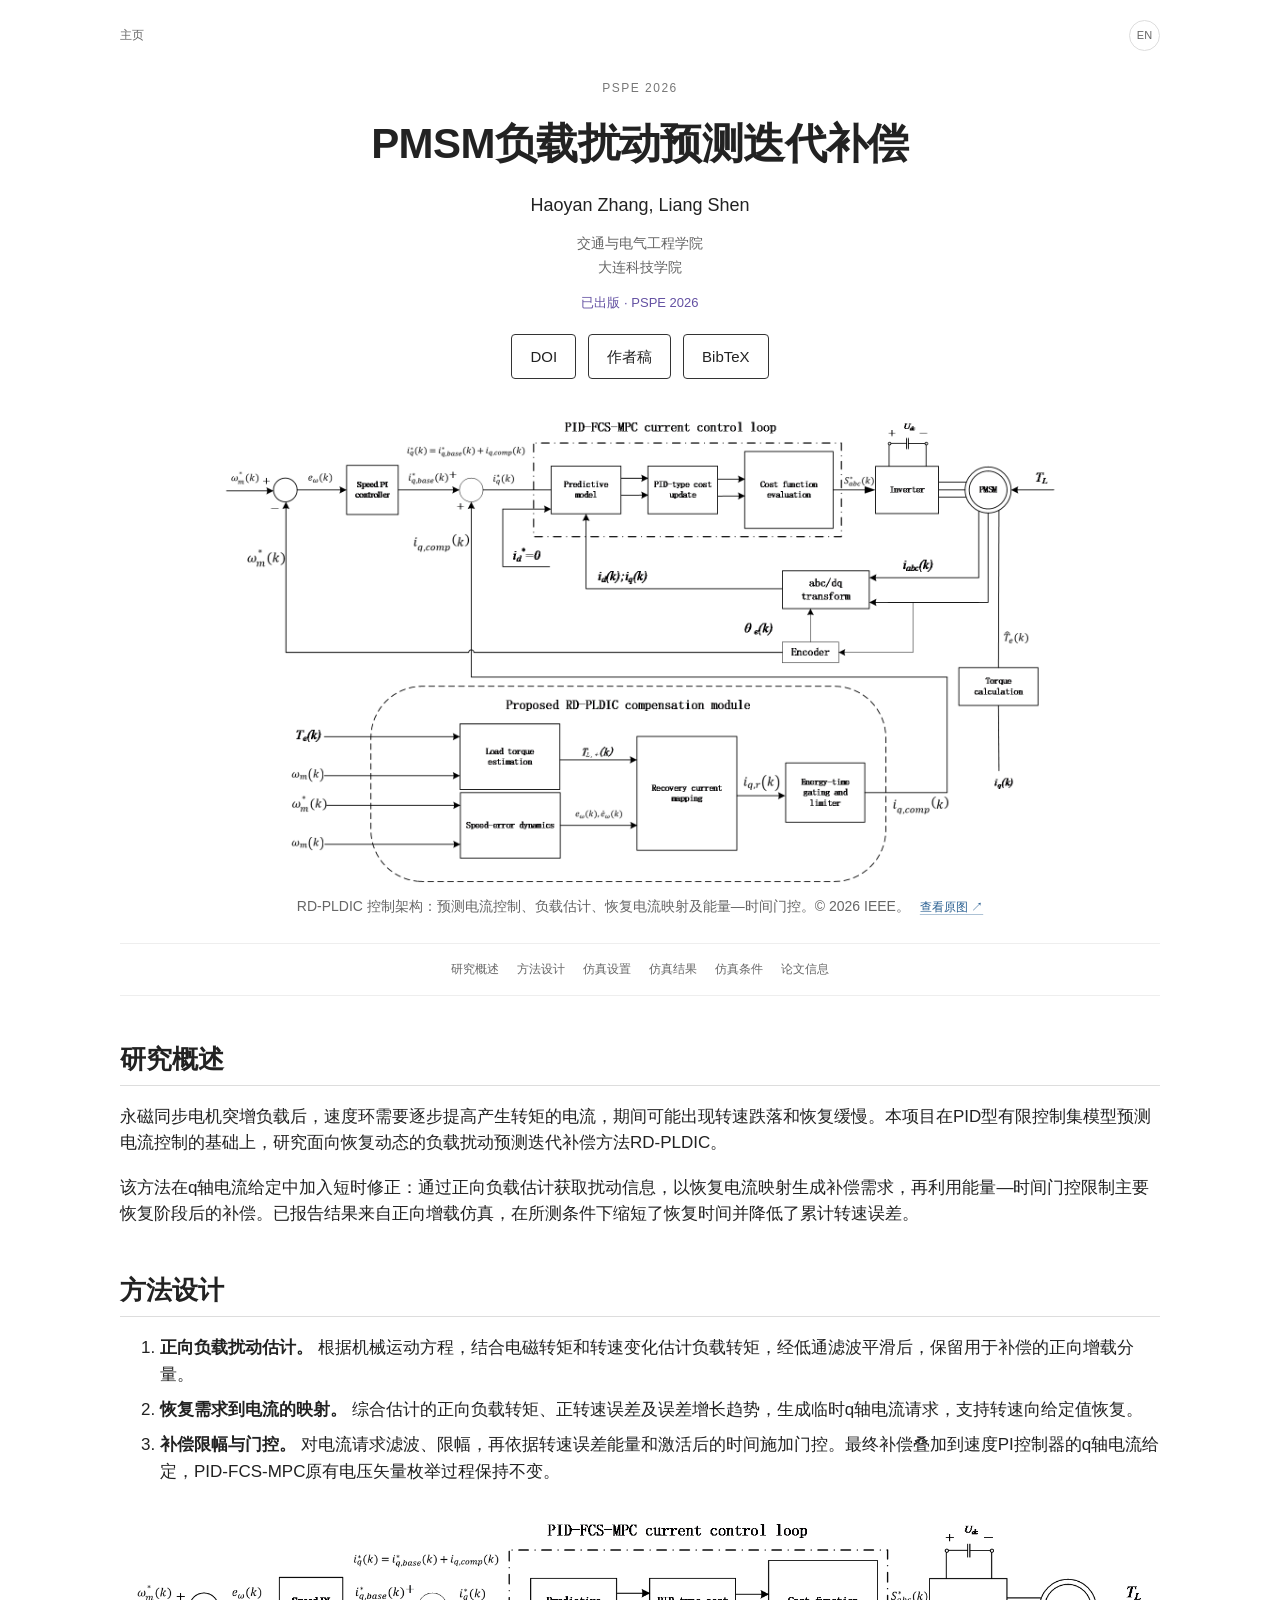
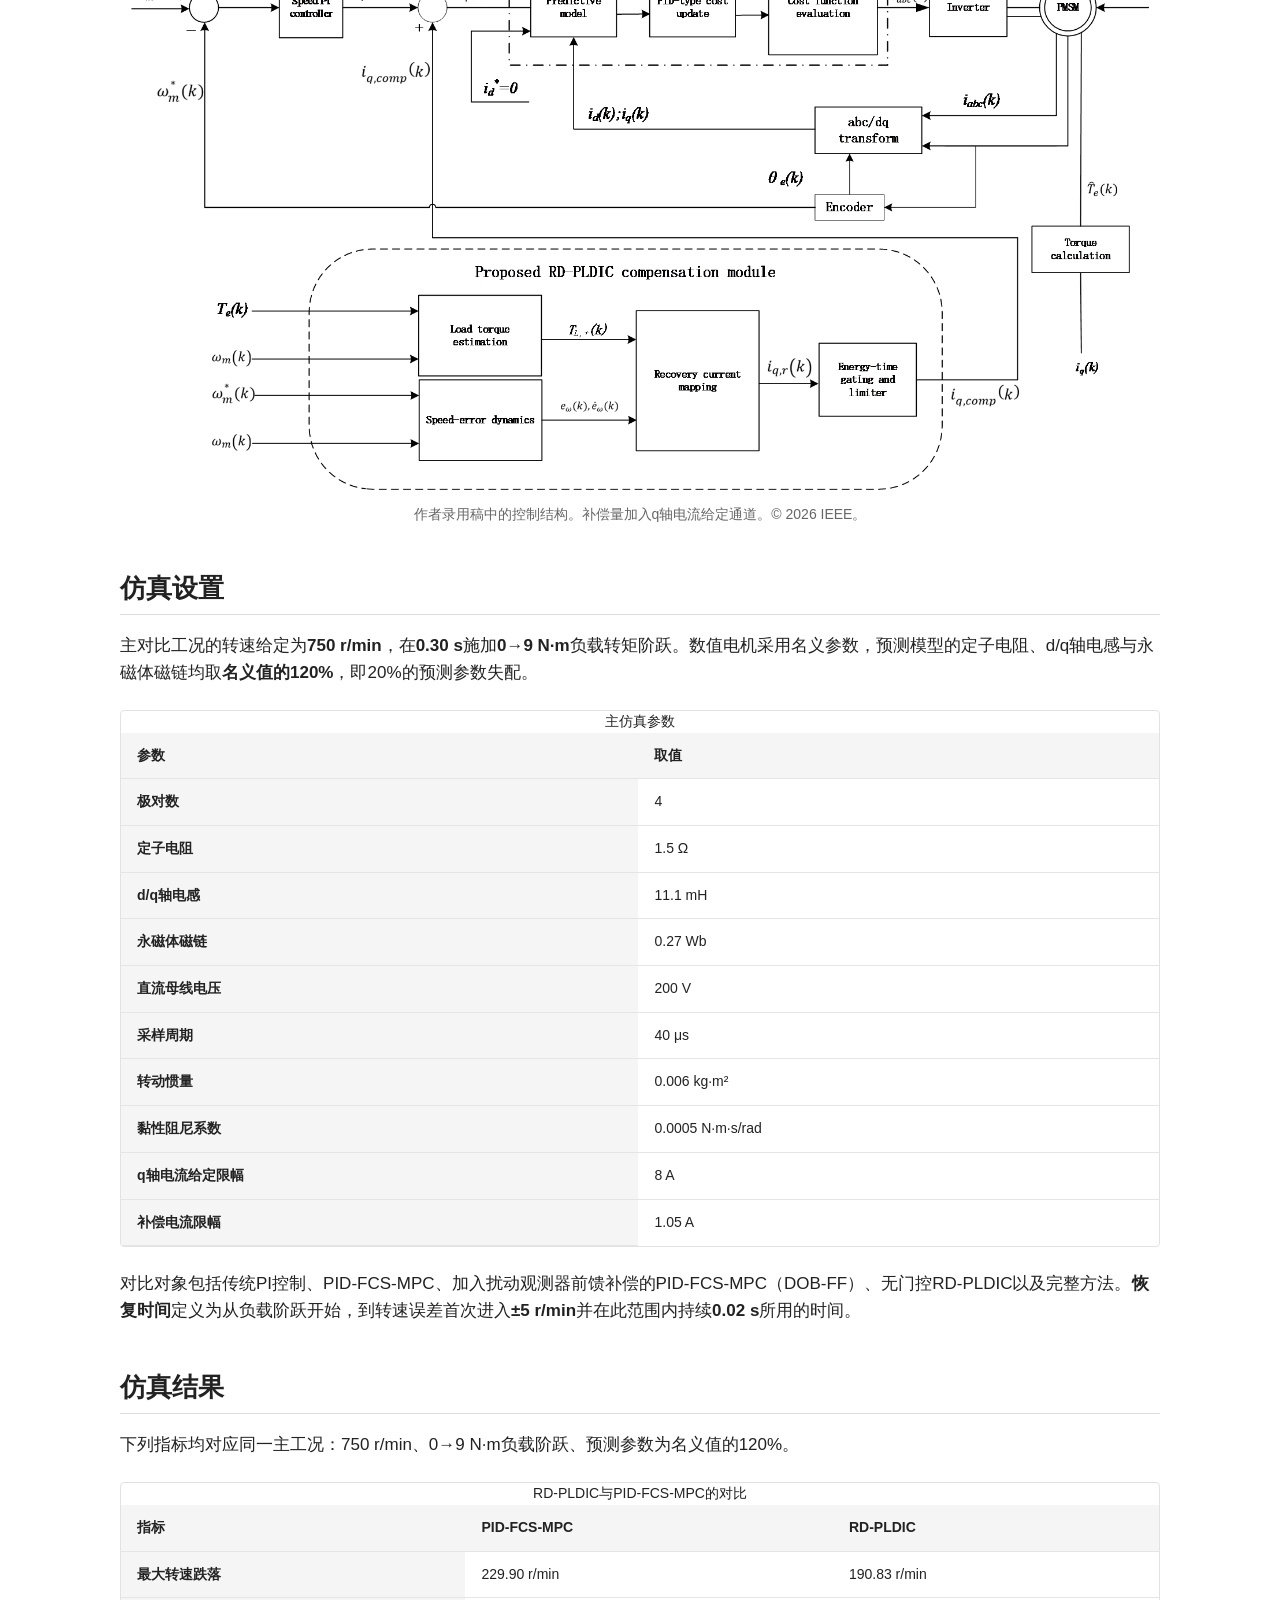
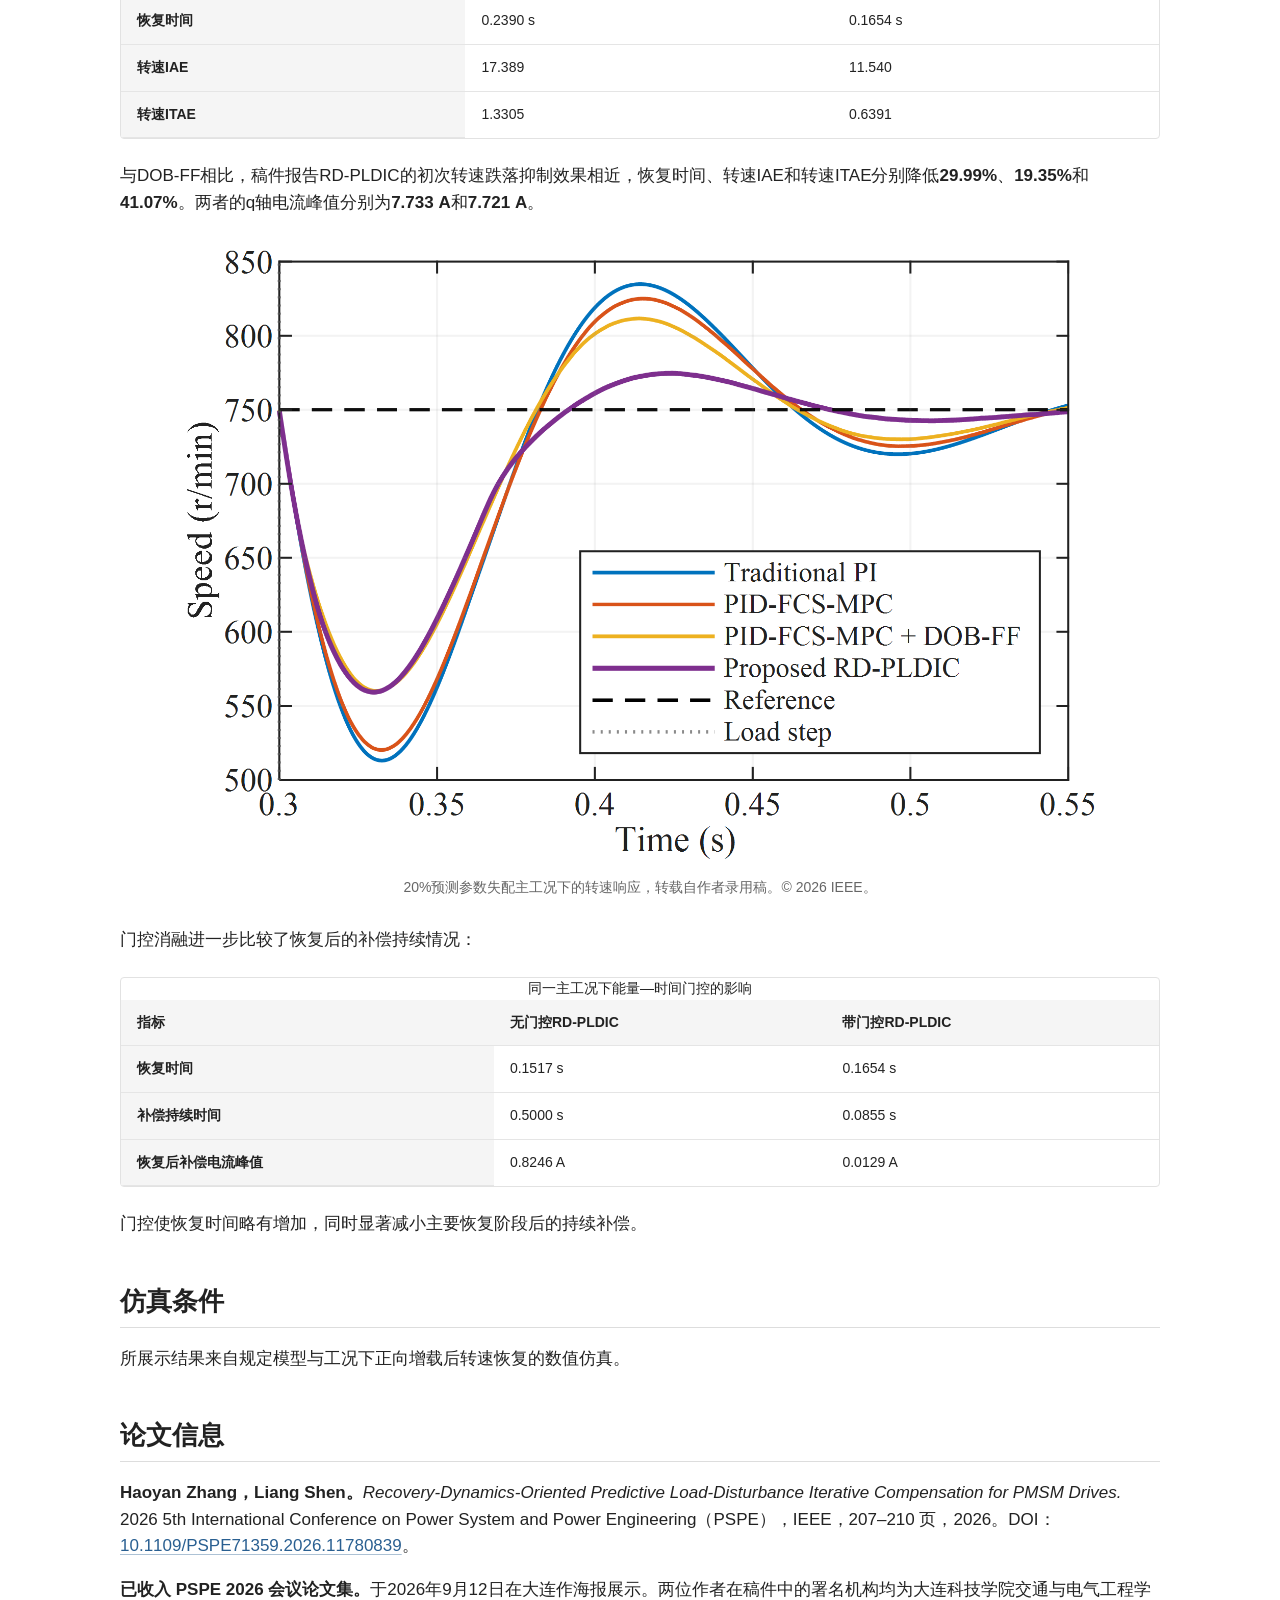
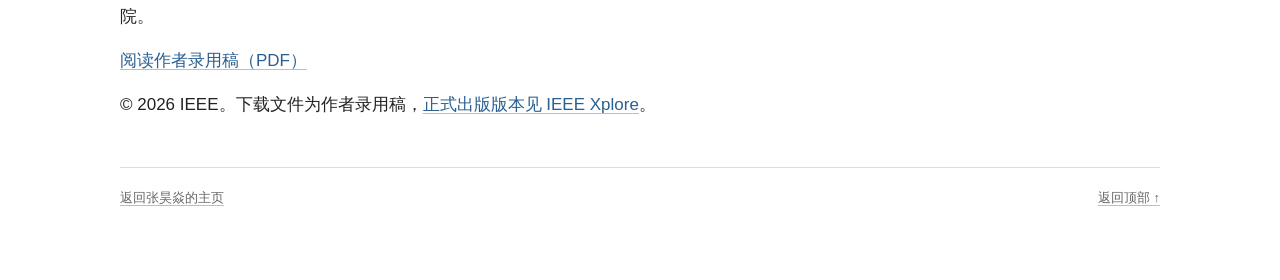
<file: publications/rd-pldic-zh.html>
<!doctype html><html lang="zh-CN"><head>
<meta charset="utf-8"><meta name="viewport" content="width=device-width,initial-scale=1"><title>PMSM负载扰动补偿 · Haoyan Zhang</title>
<meta name="description" content="通过正向负载估计、恢复电流映射与能量—时间门控，生成短时q轴补偿电流，研究永磁同步电机突增负载后的转速恢复过程。"><meta name="author" content="Haoyan Zhang"><meta property="og:type" content="website"><meta property="og:title" content="PMSM负载扰动补偿 · Haoyan Zhang"><meta property="og:description" content="通过正向负载估计、恢复电流映射与能量—时间门控，生成短时q轴补偿电流，研究永磁同步电机突增负载后的转速恢复过程。"><meta property="og:image" content="https://wangyansir.github.io/assets/portrait.jpg">
<link rel="canonical" href="https://wangyansir.github.io/publications/rd-pldic-zh.html"><link rel="alternate" hreflang="en" href="https://wangyansir.github.io/publications/rd-pldic.html"><link rel="icon" href="../assets/favicon.svg" type="image/svg+xml">
<script>try{const s=localStorage.getItem('haoyan-theme');document.documentElement.dataset.theme=s||(matchMedia('(prefers-color-scheme:dark)').matches?'dark':'light')}catch{document.documentElement.dataset.theme='light'}</script>
<link rel="stylesheet" href="../assets/katex.min.css"><link rel="stylesheet" href="../style.css?v=6"><script src="../main.js?v=5" defer></script></head>
<body class="project-page"><a class="skip-link" href="#main">跳到正文</a><main class="project-main" id="main"><nav class="project-utility" aria-label="页面导航"><a href="../zh.html#publications">主页</a><a class="language-switch" href="rd-pldic.html" lang="en" hreflang="en" aria-label="切换到英文">EN</a></nav>
<header class="project-heading"><p class="project-kicker">PSPE 2026</p><h1>PMSM负载扰动预测迭代补偿</h1><p class="project-authors"><a href="../zh.html">Haoyan Zhang</a>, Liang Shen</p><p class="project-affiliation">交通与电气工程学院<br>大连科技学院</p><p class="project-stage">已出版 · PSPE 2026</p><div class="project-resources"><a href="https://doi.org/10.1109/PSPE71359.2026.11780839" target="_blank" rel="noopener">DOI</a><a href="../assets/rd-pldic-author-manuscript.pdf" target="_blank" rel="noopener">作者稿</a><a href="../files/rd-pldic.bib" download>BibTeX</a></div></header>
<figure class="project-teaser"><a class="figure-link" href="../assets/rd-pldic-control.png" target="_blank" rel="noopener" aria-label="查看原尺寸图片"><img src="../assets/rd-pldic-control.png" alt="RD-PLDIC 控制架构：预测电流控制、负载估计、恢复电流映射及能量—时间门控。© 2026 IEEE。" width="1200" height="700" fetchpriority="high"></a><figcaption>RD-PLDIC 控制架构：预测电流控制、负载估计、恢复电流映射及能量—时间门控。© 2026 IEEE。 <a class="figure-original" href="../assets/rd-pldic-control.png" target="_blank" rel="noopener">查看原图 ↗</a></figcaption></figure><nav class="section-index" aria-label="本页目录"><a href="#abstract">研究概述</a><a href="#method">方法设计</a><a href="#setup">仿真设置</a><a href="#results">仿真结果</a><a href="#limitations">仿真条件</a><a href="#publication">论文信息</a></nav>
<section class="technical-section" id="abstract" aria-labelledby="abstract-title"><h2 id="abstract-title">研究概述</h2><div class="technical-content"><p>永磁同步电机突增负载后，速度环需要逐步提高产生转矩的电流，期间可能出现转速跌落和恢复缓慢。本项目在PID型有限控制集模型预测电流控制的基础上，研究面向恢复动态的负载扰动预测迭代补偿方法RD-PLDIC。</p>
<p>该方法在q轴电流给定中加入短时修正：通过正向负载估计获取扰动信息，以恢复电流映射生成补偿需求，再利用能量—时间门控限制主要恢复阶段后的补偿。已报告结果来自正向增载仿真，在所测条件下缩短了恢复时间并降低了累计转速误差。</p></div></section>
<section class="technical-section" id="method" aria-labelledby="method-title"><h2 id="method-title">方法设计</h2><div class="technical-content"><ol>
<li><strong>正向负载扰动估计。</strong> 根据机械运动方程，结合电磁转矩和转速变化估计负载转矩，经低通滤波平滑后，保留用于补偿的正向增载分量。</li>
<li><strong>恢复需求到电流的映射。</strong> 综合估计的正向负载转矩、正转速误差及误差增长趋势，生成临时q轴电流请求，支持转速向给定值恢复。</li>
<li><strong>补偿限幅与门控。</strong> 对电流请求滤波、限幅，再依据转速误差能量和激活后的时间施加门控。最终补偿叠加到速度PI控制器的q轴电流给定，PID-FCS-MPC原有电压矢量枚举过程保持不变。</li>
</ol>
<figure>
<img src="../assets/rd-pldic-control.png" alt="RD-PLDIC控制结构，包含正向负载估计、恢复电流映射、能量—时间门控和PID-FCS-MPC电流环。" loading="lazy" width="1800" height="1000">
<figcaption>作者录用稿中的控制结构。补偿量加入q轴电流给定通道。© 2026 IEEE。</figcaption>
</figure></div></section>
<section class="technical-section" id="setup" aria-labelledby="setup-title"><h2 id="setup-title">仿真设置</h2><div class="technical-content"><p>主对比工况的转速给定为<strong>750 r/min</strong>，在<strong>0.30 s</strong>施加<strong>0→9 N·m</strong>负载转矩阶跃。数值电机采用名义参数，预测模型的定子电阻、d/q轴电感与永磁体磁链均取<strong>名义值的120%</strong>，即20%的预测参数失配。</p>
<div class="table-scroll" tabindex="0" role="region" aria-label="仿真设置"><table>
<caption>主仿真参数</caption>
<thead><tr><th scope="col">参数</th><th scope="col">取值</th></tr></thead>
<tbody>
<tr><th scope="row">极对数</th><td>4</td></tr>
<tr><th scope="row">定子电阻</th><td>1.5 Ω</td></tr>
<tr><th scope="row">d/q轴电感</th><td>11.1 mH</td></tr>
<tr><th scope="row">永磁体磁链</th><td>0.27 Wb</td></tr>
<tr><th scope="row">直流母线电压</th><td>200 V</td></tr>
<tr><th scope="row">采样周期</th><td>40 μs</td></tr>
<tr><th scope="row">转动惯量</th><td>0.006 kg·m²</td></tr>
<tr><th scope="row">黏性阻尼系数</th><td>0.0005 N·m·s/rad</td></tr>
<tr><th scope="row">q轴电流给定限幅</th><td>8 A</td></tr>
<tr><th scope="row">补偿电流限幅</th><td>1.05 A</td></tr>
</tbody>
</table></div>
<p>对比对象包括传统PI控制、PID-FCS-MPC、加入扰动观测器前馈补偿的PID-FCS-MPC（DOB-FF）、无门控RD-PLDIC以及完整方法。<strong>恢复时间</strong>定义为从负载阶跃开始，到转速误差首次进入<strong>±5 r/min</strong>并在此范围内持续<strong>0.02 s</strong>所用的时间。</p></div></section>
<section class="technical-section" id="results" aria-labelledby="results-title"><h2 id="results-title">仿真结果</h2><div class="technical-content"><p>下列指标均对应同一主工况：750 r/min、0→9 N·m负载阶跃、预测参数为名义值的120%。</p>
<div class="table-scroll" tabindex="0" role="region" aria-label="仿真结果"><table>
<caption>RD-PLDIC与PID-FCS-MPC的对比</caption>
<thead><tr><th scope="col">指标</th><th scope="col">PID-FCS-MPC</th><th scope="col">RD-PLDIC</th></tr></thead>
<tbody>
<tr><th scope="row">最大转速跌落</th><td>229.90 r/min</td><td>190.83 r/min</td></tr>
<tr><th scope="row">恢复时间</th><td>0.2390 s</td><td>0.1654 s</td></tr>
<tr><th scope="row">转速IAE</th><td>17.389</td><td>11.540</td></tr>
<tr><th scope="row">转速ITAE</th><td>1.3305</td><td>0.6391</td></tr>
</tbody>
</table></div>
<p>与DOB-FF相比，稿件报告RD-PLDIC的初次转速跌落抑制效果相近，恢复时间、转速IAE和转速ITAE分别降低<strong>29.99%</strong>、<strong>19.35%</strong>和<strong>41.07%</strong>。两者的q轴电流峰值分别为<strong>7.733 A</strong>和<strong>7.721 A</strong>。</p>
<figure>
<img src="../assets/rd-pldic-speed.png" alt="0.30秒施加负载阶跃后，传统PI、PID-FCS-MPC、DOB-FF与RD-PLDIC在750转每分钟给定下的转速仿真对比。" loading="lazy" width="1800" height="1215">
<figcaption>20%预测参数失配主工况下的转速响应，转载自作者录用稿。© 2026 IEEE。</figcaption>
</figure>
<p>门控消融进一步比较了恢复后的补偿持续情况：</p>
<div class="table-scroll" tabindex="0" role="region" aria-label="仿真结果"><table>
<caption>同一主工况下能量—时间门控的影响</caption>
<thead><tr><th scope="col">指标</th><th scope="col">无门控RD-PLDIC</th><th scope="col">带门控RD-PLDIC</th></tr></thead>
<tbody>
<tr><th scope="row">恢复时间</th><td>0.1517 s</td><td>0.1654 s</td></tr>
<tr><th scope="row">补偿持续时间</th><td>0.5000 s</td><td>0.0855 s</td></tr>
<tr><th scope="row">恢复后补偿电流峰值</th><td>0.8246 A</td><td>0.0129 A</td></tr>
</tbody>
</table></div>
<p>门控使恢复时间略有增加，同时显著减小主要恢复阶段后的持续补偿。</p></div></section>
<section class="technical-section" id="limitations" aria-labelledby="limitations-title"><h2 id="limitations-title">仿真条件</h2><div class="technical-content"><p>所展示结果来自规定模型与工况下正向增载后转速恢复的数值仿真。</p></div></section>
<section class="technical-section" id="publication" aria-labelledby="publication-title"><h2 id="publication-title">论文信息</h2><div class="technical-content"><p><strong>Haoyan Zhang，Liang Shen。</strong><cite>Recovery-Dynamics-Oriented Predictive Load-Disturbance Iterative Compensation for PMSM Drives.</cite> 2026 5th International Conference on Power System and Power Engineering（PSPE），IEEE，207–210 页，2026。DOI：<a href="https://doi.org/10.1109/PSPE71359.2026.11780839" target="_blank" rel="noopener">10.1109/PSPE71359.2026.11780839</a>。</p>
<p><strong>已收入 PSPE 2026 会议论文集。</strong>于2026年9月12日在大连作海报展示。两位作者在稿件中的署名机构均为大连科技学院交通与电气工程学院。</p>
<p><a href="../assets/rd-pldic-author-manuscript.pdf">阅读作者录用稿（PDF）</a></p>
<p>© 2026 IEEE。下载文件为作者录用稿，<a href="https://ieeexplore.ieee.org/document/11780839/" target="_blank" rel="noopener">正式出版版本见 IEEE Xplore</a>。</p></div></section><footer class="project-footer"><a href="../zh.html#publications">返回张昊焱的主页</a><a href="#main">返回顶部 ↑</a></footer></main></body></html>
</file>
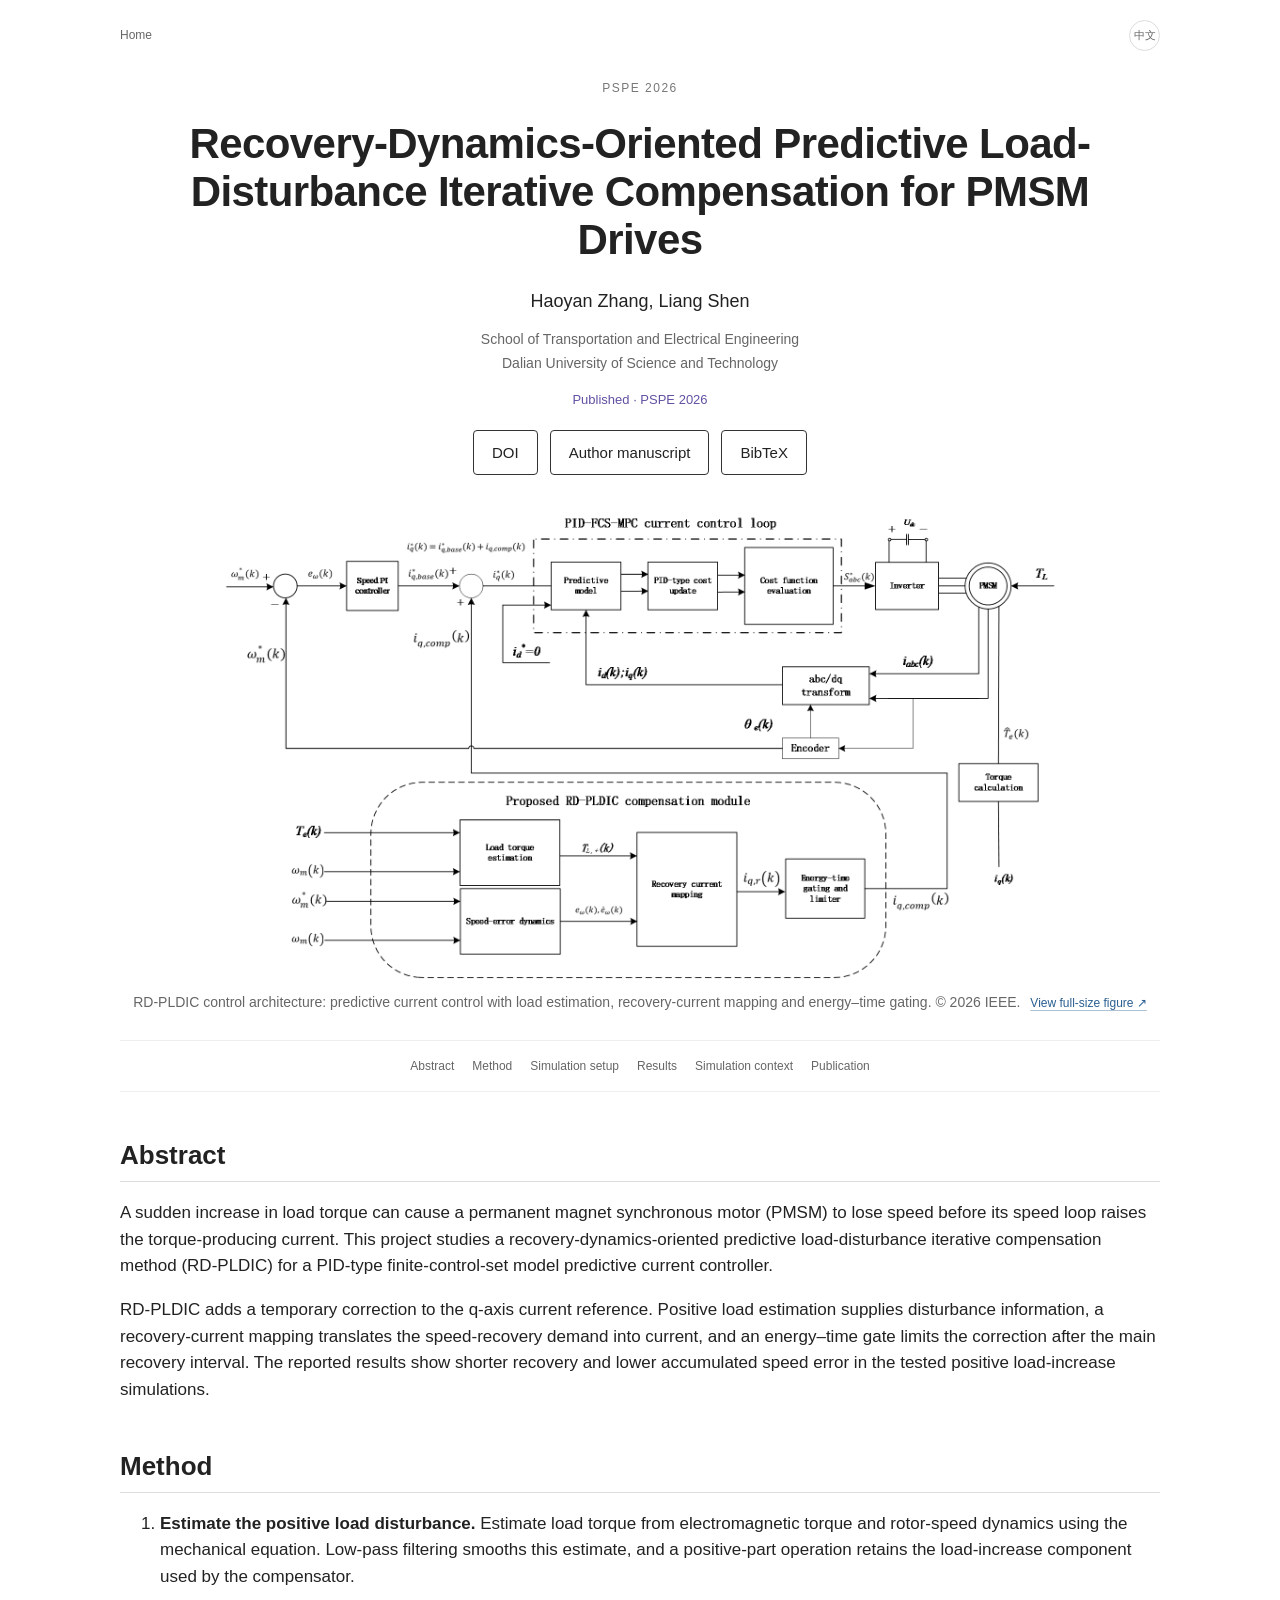
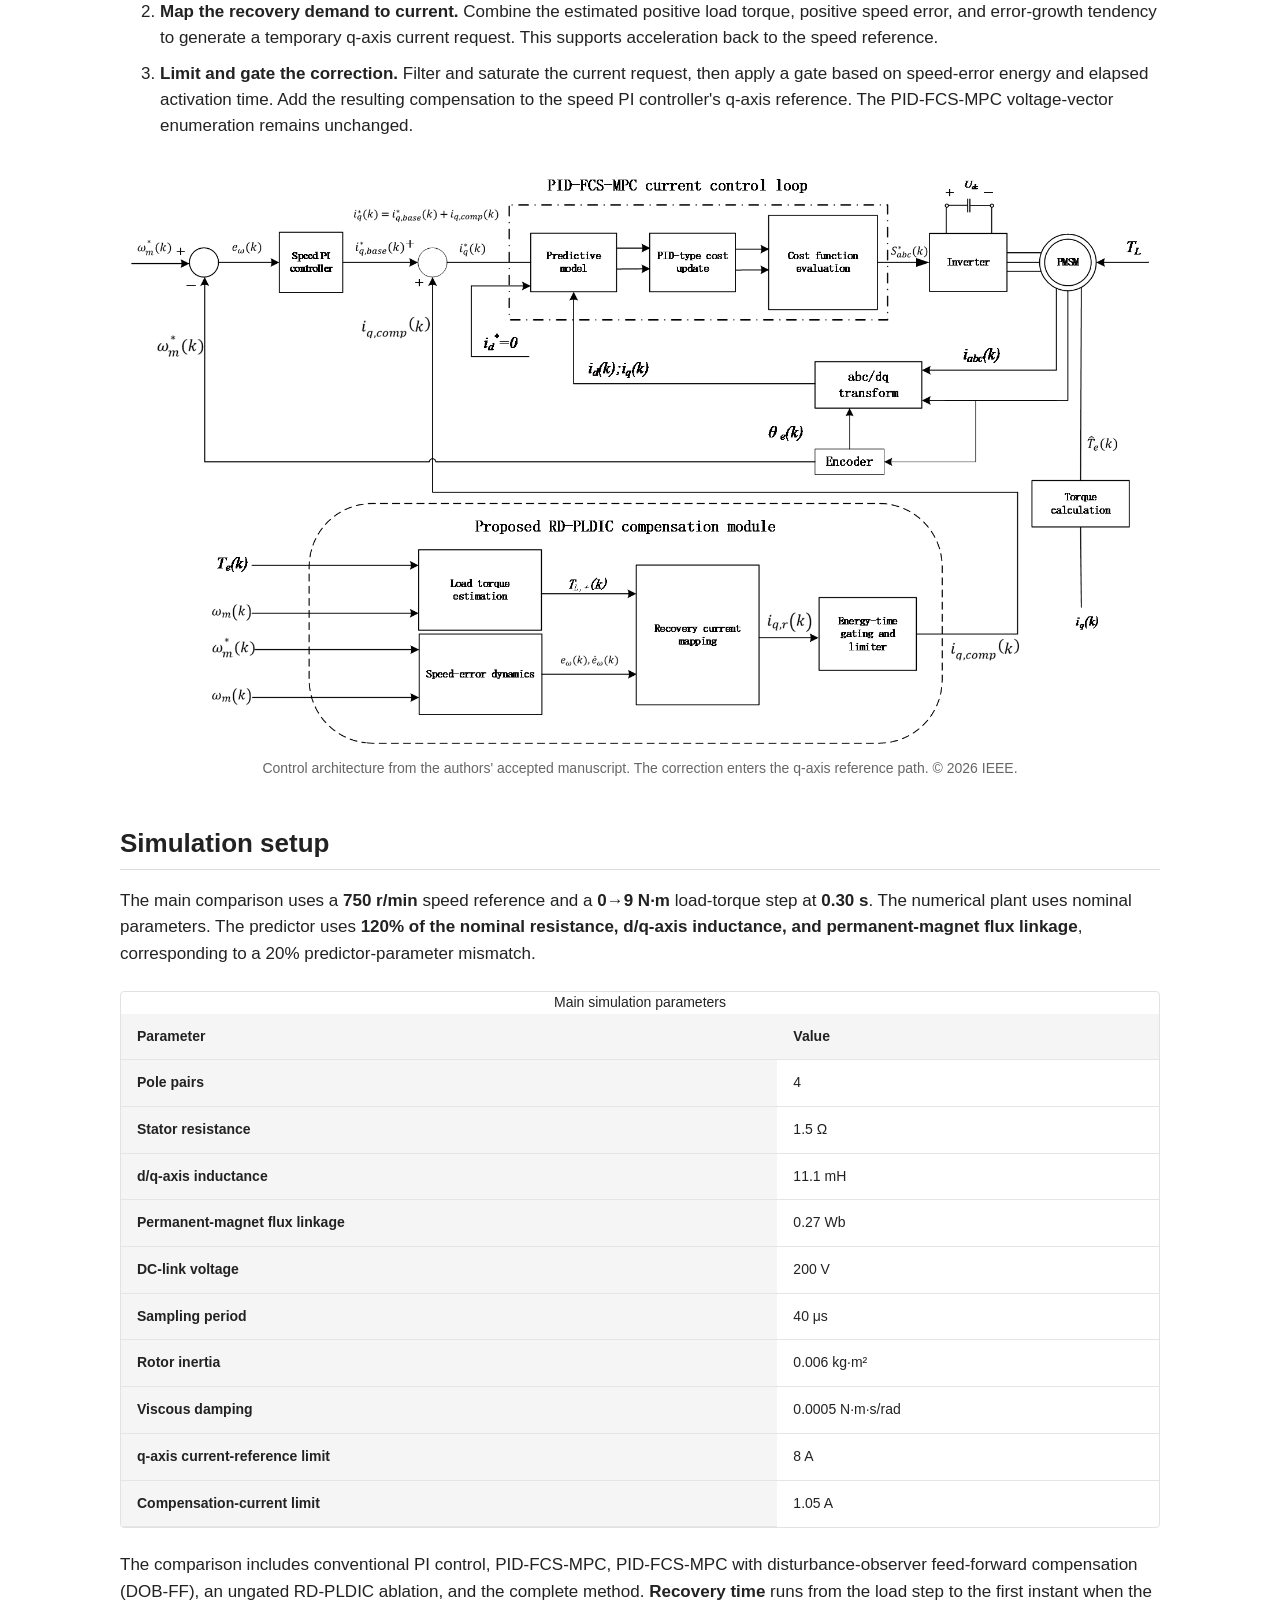
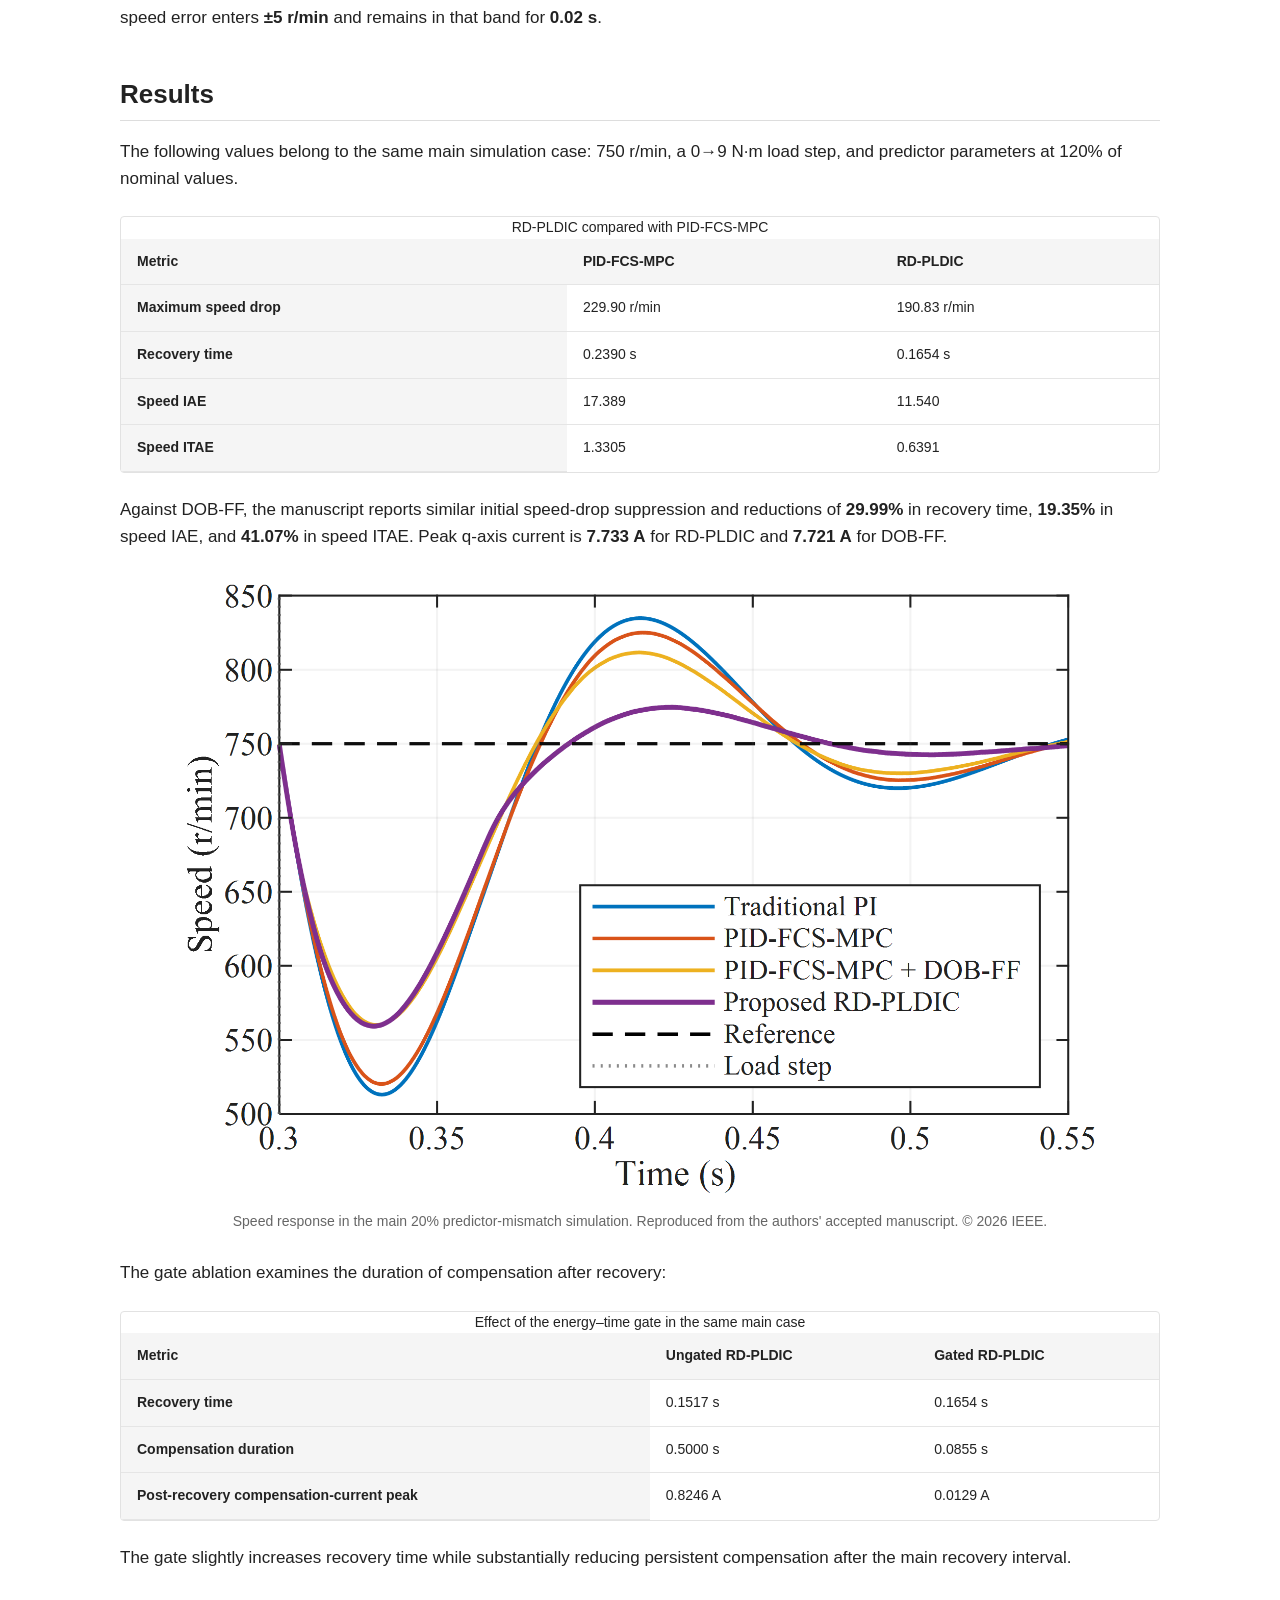
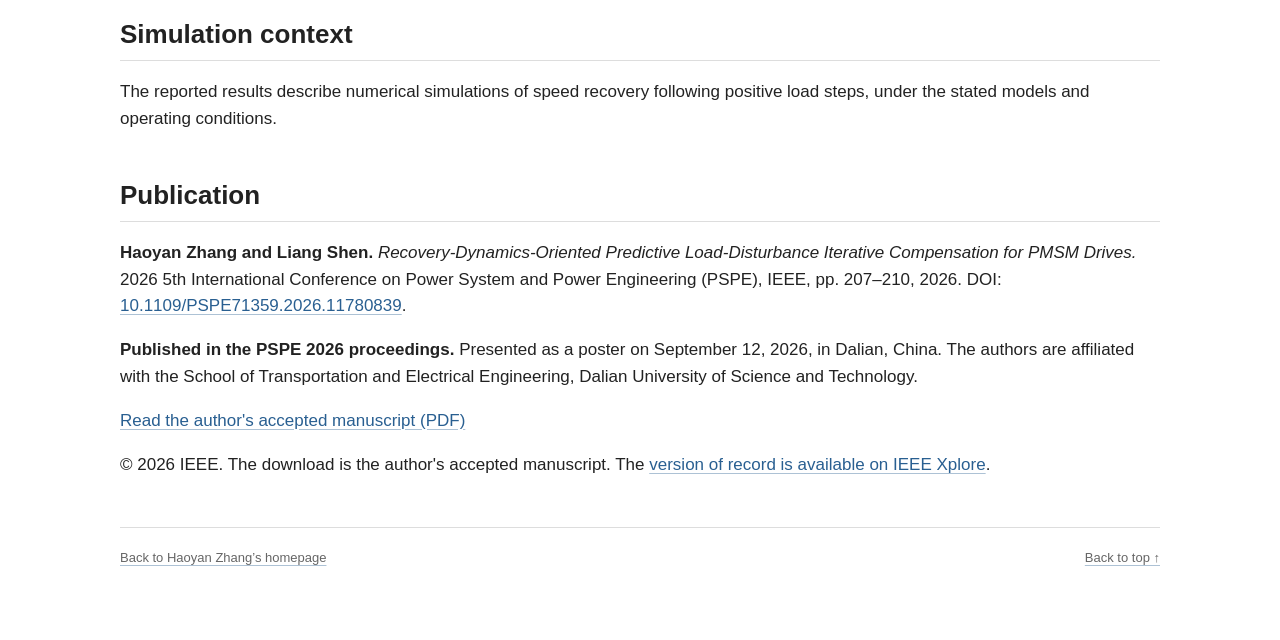
<file: publications/rd-pldic.html>
<!doctype html><html lang="en"><head>
<meta charset="utf-8"><meta name="viewport" content="width=device-width,initial-scale=1"><title>RD-PLDIC for PMSM Drives · Haoyan Zhang</title>
<meta name="description" content="A temporary q-axis current correction that combines positive load estimation, recovery-current mapping, and energy–time gating to improve simulated PMSM speed recovery after a load increase."><meta name="author" content="Haoyan Zhang"><meta property="og:type" content="website"><meta property="og:title" content="RD-PLDIC for PMSM Drives · Haoyan Zhang"><meta property="og:description" content="A temporary q-axis current correction that combines positive load estimation, recovery-current mapping, and energy–time gating to improve simulated PMSM speed recovery after a load increase."><meta property="og:image" content="https://wangyansir.github.io/assets/portrait.jpg">
<link rel="canonical" href="https://wangyansir.github.io/publications/rd-pldic.html"><link rel="alternate" hreflang="zh-CN" href="https://wangyansir.github.io/publications/rd-pldic-zh.html"><link rel="icon" href="../assets/favicon.svg" type="image/svg+xml">
<script>try{const s=localStorage.getItem('haoyan-theme');document.documentElement.dataset.theme=s||(matchMedia('(prefers-color-scheme:dark)').matches?'dark':'light')}catch{document.documentElement.dataset.theme='light'}</script>
<link rel="stylesheet" href="../assets/katex.min.css"><link rel="stylesheet" href="../style.css?v=6"><script src="../main.js?v=5" defer></script></head>
<body class="project-page"><a class="skip-link" href="#main">Skip to content</a><main class="project-main" id="main"><nav class="project-utility" aria-label="Page navigation"><a href="../index.html#publications">Home</a><a class="language-switch" href="rd-pldic-zh.html" lang="zh-CN" hreflang="zh-CN" aria-label="Switch to Chinese">中文</a></nav>
<header class="project-heading"><p class="project-kicker">PSPE 2026</p><h1>Recovery-Dynamics-Oriented Predictive Load-Disturbance Iterative Compensation for PMSM Drives</h1><p class="project-authors"><a href="../index.html">Haoyan Zhang</a>, Liang Shen</p><p class="project-affiliation">School of Transportation and Electrical Engineering<br>Dalian University of Science and Technology</p><p class="project-stage">Published · PSPE 2026</p><div class="project-resources"><a href="https://doi.org/10.1109/PSPE71359.2026.11780839" target="_blank" rel="noopener">DOI</a><a href="../assets/rd-pldic-author-manuscript.pdf" target="_blank" rel="noopener">Author manuscript</a><a href="../files/rd-pldic.bib" download>BibTeX</a></div></header>
<figure class="project-teaser"><a class="figure-link" href="../assets/rd-pldic-control.png" target="_blank" rel="noopener" aria-label="Open full-size figure"><img src="../assets/rd-pldic-control.png" alt="RD-PLDIC control architecture: predictive current control with load estimation, recovery-current mapping and energy–time gating. © 2026 IEEE." width="1200" height="700" fetchpriority="high"></a><figcaption>RD-PLDIC control architecture: predictive current control with load estimation, recovery-current mapping and energy–time gating. © 2026 IEEE. <a class="figure-original" href="../assets/rd-pldic-control.png" target="_blank" rel="noopener">View full-size figure ↗</a></figcaption></figure><nav class="section-index" aria-label="On this page"><a href="#abstract">Abstract</a><a href="#method">Method</a><a href="#setup">Simulation setup</a><a href="#results">Results</a><a href="#limitations">Simulation context</a><a href="#publication">Publication</a></nav>
<section class="technical-section" id="abstract" aria-labelledby="abstract-title"><h2 id="abstract-title">Abstract</h2><div class="technical-content"><p>A sudden increase in load torque can cause a permanent magnet synchronous motor (PMSM) to lose speed before its speed loop raises the torque-producing current. This project studies a recovery-dynamics-oriented predictive load-disturbance iterative compensation method (RD-PLDIC) for a PID-type finite-control-set model predictive current controller.</p>
<p>RD-PLDIC adds a temporary correction to the q-axis current reference. Positive load estimation supplies disturbance information, a recovery-current mapping translates the speed-recovery demand into current, and an energy–time gate limits the correction after the main recovery interval. The reported results show shorter recovery and lower accumulated speed error in the tested positive load-increase simulations.</p></div></section>
<section class="technical-section" id="method" aria-labelledby="method-title"><h2 id="method-title">Method</h2><div class="technical-content"><ol>
<li><strong>Estimate the positive load disturbance.</strong> Estimate load torque from electromagnetic torque and rotor-speed dynamics using the mechanical equation. Low-pass filtering smooths this estimate, and a positive-part operation retains the load-increase component used by the compensator.</li>
<li><strong>Map the recovery demand to current.</strong> Combine the estimated positive load torque, positive speed error, and error-growth tendency to generate a temporary q-axis current request. This supports acceleration back to the speed reference.</li>
<li><strong>Limit and gate the correction.</strong> Filter and saturate the current request, then apply a gate based on speed-error energy and elapsed activation time. Add the resulting compensation to the speed PI controller's q-axis reference. The PID-FCS-MPC voltage-vector enumeration remains unchanged.</li>
</ol>
<figure>
<img src="../assets/rd-pldic-control.png" alt="RD-PLDIC control architecture showing positive load estimation, recovery-current mapping, and energy–time gating around a PID-FCS-MPC current loop." loading="lazy" width="1800" height="1000">
<figcaption>Control architecture from the authors' accepted manuscript. The correction enters the q-axis reference path. © 2026 IEEE.</figcaption>
</figure></div></section>
<section class="technical-section" id="setup" aria-labelledby="setup-title"><h2 id="setup-title">Simulation setup</h2><div class="technical-content"><p>The main comparison uses a <strong>750 r/min</strong> speed reference and a <strong>0→9 N·m</strong> load-torque step at <strong>0.30 s</strong>. The numerical plant uses nominal parameters. The predictor uses <strong>120% of the nominal resistance, d/q-axis inductance, and permanent-magnet flux linkage</strong>, corresponding to a 20% predictor-parameter mismatch.</p>
<div class="table-scroll" tabindex="0" role="region" aria-label="Simulation setup"><table>
<caption>Main simulation parameters</caption>
<thead><tr><th scope="col">Parameter</th><th scope="col">Value</th></tr></thead>
<tbody>
<tr><th scope="row">Pole pairs</th><td>4</td></tr>
<tr><th scope="row">Stator resistance</th><td>1.5 Ω</td></tr>
<tr><th scope="row">d/q-axis inductance</th><td>11.1 mH</td></tr>
<tr><th scope="row">Permanent-magnet flux linkage</th><td>0.27 Wb</td></tr>
<tr><th scope="row">DC-link voltage</th><td>200 V</td></tr>
<tr><th scope="row">Sampling period</th><td>40 μs</td></tr>
<tr><th scope="row">Rotor inertia</th><td>0.006 kg·m²</td></tr>
<tr><th scope="row">Viscous damping</th><td>0.0005 N·m·s/rad</td></tr>
<tr><th scope="row">q-axis current-reference limit</th><td>8 A</td></tr>
<tr><th scope="row">Compensation-current limit</th><td>1.05 A</td></tr>
</tbody>
</table></div>
<p>The comparison includes conventional PI control, PID-FCS-MPC, PID-FCS-MPC with disturbance-observer feed-forward compensation (DOB-FF), an ungated RD-PLDIC ablation, and the complete method. <strong>Recovery time</strong> runs from the load step to the first instant when the speed error enters <strong>±5 r/min</strong> and remains in that band for <strong>0.02 s</strong>.</p></div></section>
<section class="technical-section" id="results" aria-labelledby="results-title"><h2 id="results-title">Results</h2><div class="technical-content"><p>The following values belong to the same main simulation case: 750 r/min, a 0→9 N·m load step, and predictor parameters at 120% of nominal values.</p>
<div class="table-scroll" tabindex="0" role="region" aria-label="Results"><table>
<caption>RD-PLDIC compared with PID-FCS-MPC</caption>
<thead><tr><th scope="col">Metric</th><th scope="col">PID-FCS-MPC</th><th scope="col">RD-PLDIC</th></tr></thead>
<tbody>
<tr><th scope="row">Maximum speed drop</th><td>229.90 r/min</td><td>190.83 r/min</td></tr>
<tr><th scope="row">Recovery time</th><td>0.2390 s</td><td>0.1654 s</td></tr>
<tr><th scope="row">Speed IAE</th><td>17.389</td><td>11.540</td></tr>
<tr><th scope="row">Speed ITAE</th><td>1.3305</td><td>0.6391</td></tr>
</tbody>
</table></div>
<p>Against DOB-FF, the manuscript reports similar initial speed-drop suppression and reductions of <strong>29.99%</strong> in recovery time, <strong>19.35%</strong> in speed IAE, and <strong>41.07%</strong> in speed ITAE. Peak q-axis current is <strong>7.733 A</strong> for RD-PLDIC and <strong>7.721 A</strong> for DOB-FF.</p>
<figure>
<img src="../assets/rd-pldic-speed.png" alt="Simulated speed response after the 0.30-second load step, comparing conventional PI, PID-FCS-MPC, DOB-FF, and RD-PLDIC at a 750-r/min reference." loading="lazy" width="1800" height="1215">
<figcaption>Speed response in the main 20% predictor-mismatch simulation. Reproduced from the authors' accepted manuscript. © 2026 IEEE.</figcaption>
</figure>
<p>The gate ablation examines the duration of compensation after recovery:</p>
<div class="table-scroll" tabindex="0" role="region" aria-label="Results"><table>
<caption>Effect of the energy–time gate in the same main case</caption>
<thead><tr><th scope="col">Metric</th><th scope="col">Ungated RD-PLDIC</th><th scope="col">Gated RD-PLDIC</th></tr></thead>
<tbody>
<tr><th scope="row">Recovery time</th><td>0.1517 s</td><td>0.1654 s</td></tr>
<tr><th scope="row">Compensation duration</th><td>0.5000 s</td><td>0.0855 s</td></tr>
<tr><th scope="row">Post-recovery compensation-current peak</th><td>0.8246 A</td><td>0.0129 A</td></tr>
</tbody>
</table></div>
<p>The gate slightly increases recovery time while substantially reducing persistent compensation after the main recovery interval.</p></div></section>
<section class="technical-section" id="limitations" aria-labelledby="limitations-title"><h2 id="limitations-title">Simulation context</h2><div class="technical-content"><p>The reported results describe numerical simulations of speed recovery following positive load steps, under the stated models and operating conditions.</p></div></section>
<section class="technical-section" id="publication" aria-labelledby="publication-title"><h2 id="publication-title">Publication</h2><div class="technical-content"><p><strong>Haoyan Zhang and Liang Shen.</strong> <cite>Recovery-Dynamics-Oriented Predictive Load-Disturbance Iterative Compensation for PMSM Drives.</cite> 2026 5th International Conference on Power System and Power Engineering (PSPE), IEEE, pp. 207–210, 2026. DOI: <a href="https://doi.org/10.1109/PSPE71359.2026.11780839" target="_blank" rel="noopener">10.1109/PSPE71359.2026.11780839</a>.</p>
<p><strong>Published in the PSPE 2026 proceedings.</strong> Presented as a poster on September 12, 2026, in Dalian, China. The authors are affiliated with the School of Transportation and Electrical Engineering, Dalian University of Science and Technology.</p>
<p><a href="../assets/rd-pldic-author-manuscript.pdf">Read the author's accepted manuscript (PDF)</a></p>
<p>© 2026 IEEE. The download is the author's accepted manuscript. The <a href="https://ieeexplore.ieee.org/document/11780839/" target="_blank" rel="noopener">version of record is available on IEEE Xplore</a>.</p></div></section><footer class="project-footer"><a href="../index.html#publications">Back to Haoyan Zhang’s homepage</a><a href="#main">Back to top ↑</a></footer></main></body></html>
</file>
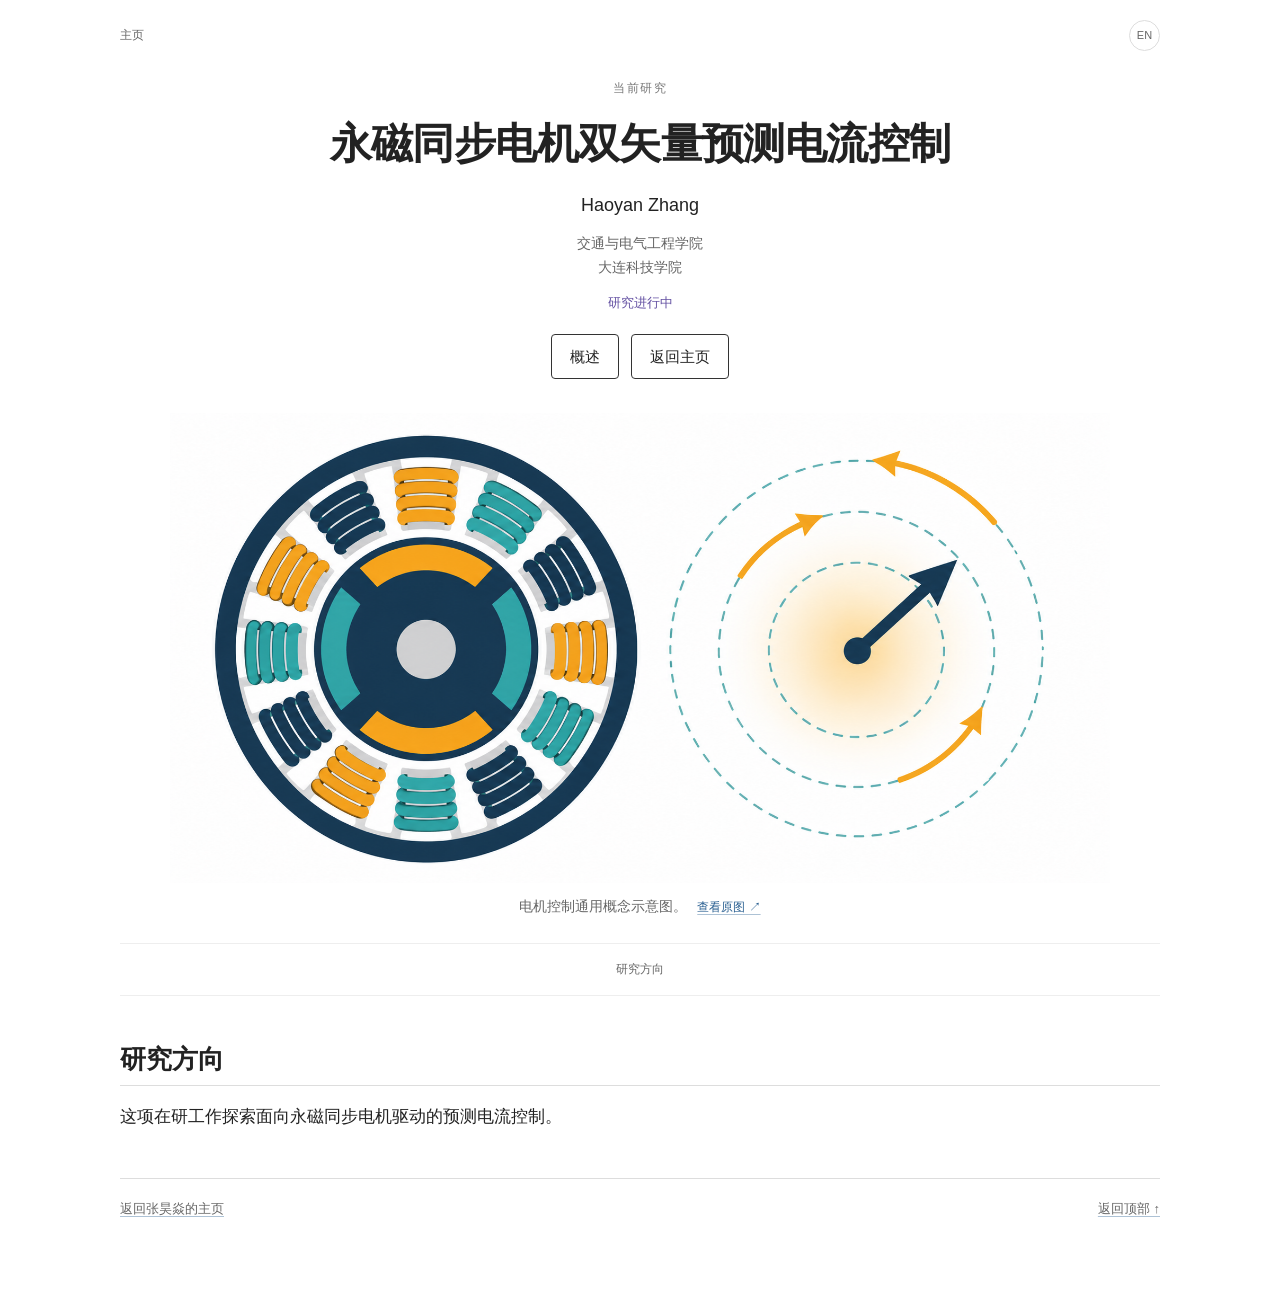
<file: research/dual-vector-control-zh.html>
<!doctype html><html lang="zh-CN"><head>
<meta charset="utf-8"><meta name="viewport" content="width=device-width,initial-scale=1"><title>PMSM 双矢量控制 · Haoyan Zhang</title>
<meta name="description" content="围绕永磁同步电机驱动开展预测电流控制研究。"><meta name="author" content="Haoyan Zhang"><meta property="og:type" content="website"><meta property="og:title" content="PMSM 双矢量控制 · Haoyan Zhang"><meta property="og:description" content="围绕永磁同步电机驱动开展预测电流控制研究。"><meta property="og:image" content="https://wangyansir.github.io/assets/portrait.jpg">
<link rel="canonical" href="https://wangyansir.github.io/research/dual-vector-control-zh.html"><link rel="alternate" hreflang="en" href="https://wangyansir.github.io/research/dual-vector-control.html"><link rel="icon" href="../assets/favicon.svg" type="image/svg+xml">
<script>try{const s=localStorage.getItem('haoyan-theme');document.documentElement.dataset.theme=s||(matchMedia('(prefers-color-scheme:dark)').matches?'dark':'light')}catch{document.documentElement.dataset.theme='light'}</script>
<link rel="stylesheet" href="../assets/katex.min.css"><link rel="stylesheet" href="../style.css?v=6"><script src="../main.js?v=5" defer></script></head>
<body class="project-page"><a class="skip-link" href="#main">跳到正文</a><main class="project-main" id="main"><nav class="project-utility" aria-label="页面导航"><a href="../zh.html#research">主页</a><a class="language-switch" href="dual-vector-control.html" lang="en" hreflang="en" aria-label="切换到英文">EN</a></nav>
<header class="project-heading"><p class="project-kicker">当前研究</p><h1>永磁同步电机双矢量预测电流控制</h1><p class="project-authors"><a href="../zh.html">Haoyan Zhang</a></p><p class="project-affiliation">交通与电气工程学院<br>大连科技学院</p><p class="project-stage">研究进行中</p><div class="project-resources"><a href="#overview">概述</a><a href="../zh.html#research">返回主页</a></div></header>
<figure class="project-teaser"><a class="figure-link" href="../assets/motor-control-overview.png" target="_blank" rel="noopener" aria-label="查看原尺寸图片"><img src="../assets/motor-control-overview.png" alt="电机控制通用概念示意图。" width="1200" height="700" fetchpriority="high"></a><figcaption>电机控制通用概念示意图。 <a class="figure-original" href="../assets/motor-control-overview.png" target="_blank" rel="noopener">查看原图 ↗</a></figcaption></figure><nav class="section-index" aria-label="本页目录"><a href="#overview">研究方向</a></nav>
<section class="technical-section" id="overview" aria-labelledby="overview-title"><h2 id="overview-title">研究方向</h2><div class="technical-content"><p>这项在研工作探索面向永磁同步电机驱动的预测电流控制。</p></div></section><footer class="project-footer"><a href="../zh.html#research">返回张昊焱的主页</a><a href="#main">返回顶部 ↑</a></footer></main></body></html>
</file>
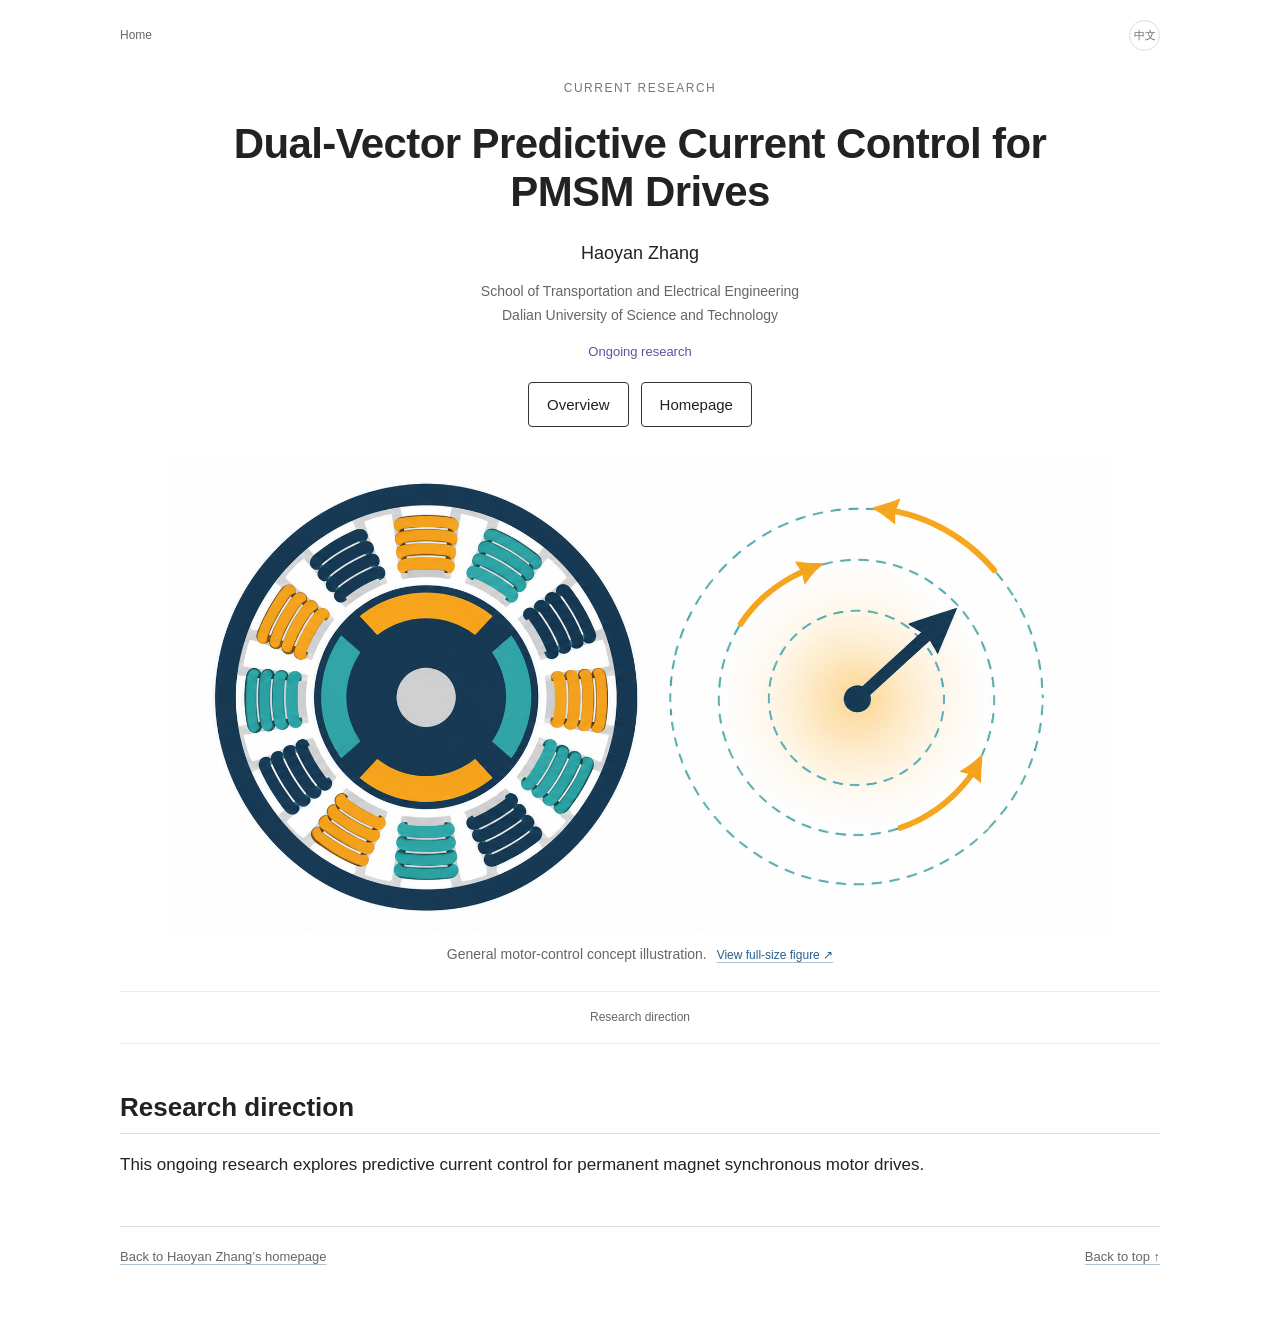
<file: research/dual-vector-control.html>
<!doctype html><html lang="en"><head>
<meta charset="utf-8"><meta name="viewport" content="width=device-width,initial-scale=1"><title>Dual-Vector PMSM Control · Haoyan Zhang</title>
<meta name="description" content="Ongoing research into predictive current control for permanent magnet synchronous motor drives."><meta name="author" content="Haoyan Zhang"><meta property="og:type" content="website"><meta property="og:title" content="Dual-Vector PMSM Control · Haoyan Zhang"><meta property="og:description" content="Ongoing research into predictive current control for permanent magnet synchronous motor drives."><meta property="og:image" content="https://wangyansir.github.io/assets/portrait.jpg">
<link rel="canonical" href="https://wangyansir.github.io/research/dual-vector-control.html"><link rel="alternate" hreflang="zh-CN" href="https://wangyansir.github.io/research/dual-vector-control-zh.html"><link rel="icon" href="../assets/favicon.svg" type="image/svg+xml">
<script>try{const s=localStorage.getItem('haoyan-theme');document.documentElement.dataset.theme=s||(matchMedia('(prefers-color-scheme:dark)').matches?'dark':'light')}catch{document.documentElement.dataset.theme='light'}</script>
<link rel="stylesheet" href="../assets/katex.min.css"><link rel="stylesheet" href="../style.css?v=6"><script src="../main.js?v=5" defer></script></head>
<body class="project-page"><a class="skip-link" href="#main">Skip to content</a><main class="project-main" id="main"><nav class="project-utility" aria-label="Page navigation"><a href="../index.html#research">Home</a><a class="language-switch" href="dual-vector-control-zh.html" lang="zh-CN" hreflang="zh-CN" aria-label="Switch to Chinese">中文</a></nav>
<header class="project-heading"><p class="project-kicker">CURRENT RESEARCH</p><h1>Dual-Vector Predictive Current Control for PMSM Drives</h1><p class="project-authors"><a href="../index.html">Haoyan Zhang</a></p><p class="project-affiliation">School of Transportation and Electrical Engineering<br>Dalian University of Science and Technology</p><p class="project-stage">Ongoing research</p><div class="project-resources"><a href="#overview">Overview</a><a href="../index.html#research">Homepage</a></div></header>
<figure class="project-teaser"><a class="figure-link" href="../assets/motor-control-overview.png" target="_blank" rel="noopener" aria-label="Open full-size figure"><img src="../assets/motor-control-overview.png" alt="General motor-control concept illustration." width="1200" height="700" fetchpriority="high"></a><figcaption>General motor-control concept illustration. <a class="figure-original" href="../assets/motor-control-overview.png" target="_blank" rel="noopener">View full-size figure ↗</a></figcaption></figure><nav class="section-index" aria-label="On this page"><a href="#overview">Research direction</a></nav>
<section class="technical-section" id="overview" aria-labelledby="overview-title"><h2 id="overview-title">Research direction</h2><div class="technical-content"><p>This ongoing research explores predictive current control for permanent magnet synchronous motor drives.</p></div></section><footer class="project-footer"><a href="../index.html#research">Back to Haoyan Zhang’s homepage</a><a href="#main">Back to top ↑</a></footer></main></body></html>
</file>
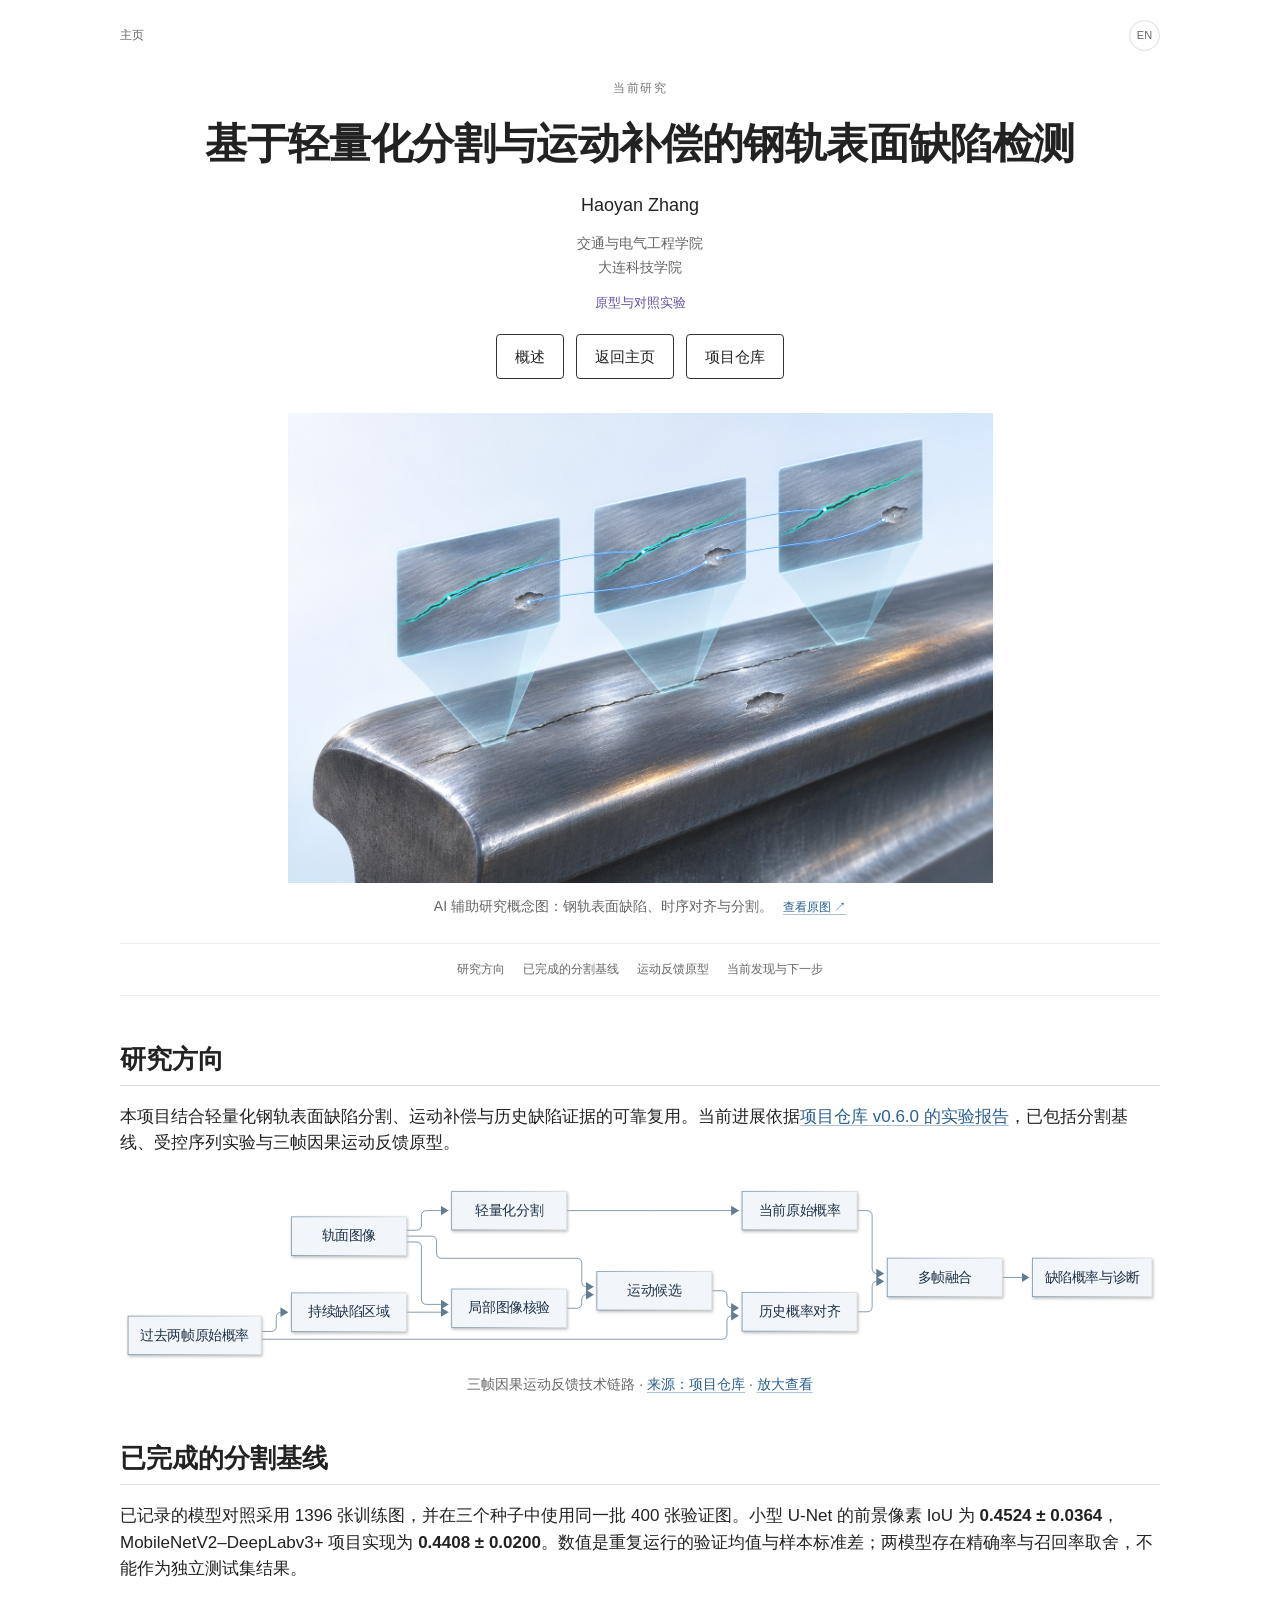
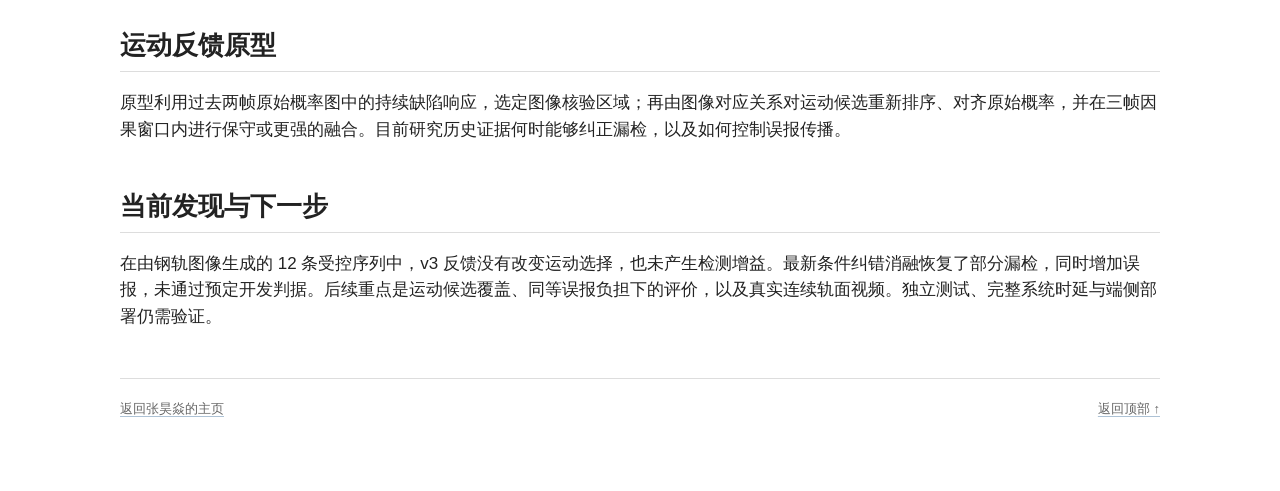
<file: research/rail-inspection-zh.html>
<!doctype html><html lang="zh-CN"><head>
<meta charset="utf-8"><meta name="viewport" content="width=device-width,initial-scale=1"><title>钢轨表面缺陷检测 · Haoyan Zhang</title>
<meta name="description" content="结合轻量化钢轨表面分割、三种子模型对照与三帧因果运动反馈原型，研究历史证据恢复漏检及误报传播之间的取舍。"><meta name="author" content="Haoyan Zhang"><meta property="og:type" content="website"><meta property="og:title" content="钢轨表面缺陷检测 · Haoyan Zhang"><meta property="og:description" content="结合轻量化钢轨表面分割、三种子模型对照与三帧因果运动反馈原型，研究历史证据恢复漏检及误报传播之间的取舍。"><meta property="og:image" content="https://wangyansir.github.io/assets/portrait.jpg">
<link rel="canonical" href="https://wangyansir.github.io/research/rail-inspection-zh.html"><link rel="alternate" hreflang="en" href="https://wangyansir.github.io/research/rail-inspection.html"><link rel="icon" href="../assets/favicon.svg" type="image/svg+xml">
<script>try{const s=localStorage.getItem('haoyan-theme');document.documentElement.dataset.theme=s||(matchMedia('(prefers-color-scheme:dark)').matches?'dark':'light')}catch{document.documentElement.dataset.theme='light'}</script>
<link rel="stylesheet" href="../assets/katex.min.css"><link rel="stylesheet" href="../style.css?v=6"><script src="../main.js?v=5" defer></script></head>
<body class="project-page"><a class="skip-link" href="#main">跳到正文</a><main class="project-main" id="main"><nav class="project-utility" aria-label="页面导航"><a href="../zh.html#research">主页</a><a class="language-switch" href="rail-inspection.html" lang="en" hreflang="en" aria-label="切换到英文">EN</a></nav>
<header class="project-heading"><p class="project-kicker">当前研究</p><h1>基于轻量化分割与运动补偿的钢轨表面缺陷检测</h1><p class="project-authors"><a href="../zh.html">Haoyan Zhang</a></p><p class="project-affiliation">交通与电气工程学院<br>大连科技学院</p><p class="project-stage">原型与对照实验</p><div class="project-resources"><a href="#overview">概述</a><a href="../zh.html#research">返回主页</a><a href="https://github.com/LevinJustus/rail-surface-motion-research" target="_blank" rel="noopener">项目仓库</a></div></header>
<figure class="project-teaser"><a class="figure-link" href="../assets/rail-inspection-concept.jpg" target="_blank" rel="noopener" aria-label="查看原尺寸图片"><img src="../assets/rail-inspection-concept.jpg" alt="AI 辅助研究概念图：钢轨表面缺陷、时序对齐与分割。" width="1200" height="700" fetchpriority="high"></a><figcaption>AI 辅助研究概念图：钢轨表面缺陷、时序对齐与分割。 <a class="figure-original" href="../assets/rail-inspection-concept.jpg" target="_blank" rel="noopener">查看原图 ↗</a></figcaption></figure><nav class="section-index" aria-label="本页目录"><a href="#overview">研究方向</a><a href="#current-progress">已完成的分割基线</a><a href="#planned-method">运动反馈原型</a><a href="#scope">当前发现与下一步</a></nav>
<section class="technical-section" id="overview" aria-labelledby="overview-title"><h2 id="overview-title">研究方向</h2><div class="technical-content"><p>本项目结合轻量化钢轨表面缺陷分割、运动补偿与历史缺陷证据的可靠复用。当前进展依据<a href="https://github.com/LevinJustus/rail-surface-motion-research/tree/69c54ac7763b4c273eca9c3e6f34547de6b4092b" target="_blank" rel="noopener">项目仓库 v0.6.0 的实验报告</a>，已包括分割基线、受控序列实验与三帧因果运动反馈原型。</p><figure><a href="../assets/rail-method-zh.svg" target="_blank" rel="noopener" aria-label="查看完整方法图"><img src="../assets/rail-method-zh.svg" alt="三帧因果运动反馈技术链路" loading="lazy"></a><figcaption>三帧因果运动反馈技术链路 · <a href="https://github.com/LevinJustus/rail-surface-motion-research#%E6%96%B9%E6%B3%95%E6%A6%82%E8%A7%88" target="_blank" rel="noopener">来源：项目仓库</a> · <a href="../assets/rail-method-zh.svg" target="_blank" rel="noopener">放大查看</a></figcaption></figure></div></section>
<section class="technical-section" id="current-progress" aria-labelledby="current-progress-title"><h2 id="current-progress-title">已完成的分割基线</h2><div class="technical-content"><p>已记录的模型对照采用 1396 张训练图，并在三个种子中使用同一批 400 张验证图。小型 U-Net 的前景像素 IoU 为 <strong>0.4524 ± 0.0364</strong>，MobileNetV2–DeepLabv3+ 项目实现为 <strong>0.4408 ± 0.0200</strong>。数值是重复运行的验证均值与样本标准差；两模型存在精确率与召回率取舍，不能作为独立测试集结果。</p></div></section>
<section class="technical-section" id="planned-method" aria-labelledby="planned-method-title"><h2 id="planned-method-title">运动反馈原型</h2><div class="technical-content"><p>原型利用过去两帧原始概率图中的持续缺陷响应，选定图像核验区域；再由图像对应关系对运动候选重新排序、对齐原始概率，并在三帧因果窗口内进行保守或更强的融合。目前研究历史证据何时能够纠正漏检，以及如何控制误报传播。</p>
</div></section>
<section class="technical-section" id="scope" aria-labelledby="scope-title"><h2 id="scope-title">当前发现与下一步</h2><div class="technical-content"><p>在由钢轨图像生成的 12 条受控序列中，v3 反馈没有改变运动选择，也未产生检测增益。最新条件纠错消融恢复了部分漏检，同时增加误报，未通过预定开发判据。后续重点是运动候选覆盖、同等误报负担下的评价，以及真实连续轨面视频。独立测试、完整系统时延与端侧部署仍需验证。</p></div></section><footer class="project-footer"><a href="../zh.html#research">返回张昊焱的主页</a><a href="#main">返回顶部 ↑</a></footer></main></body></html>
</file>
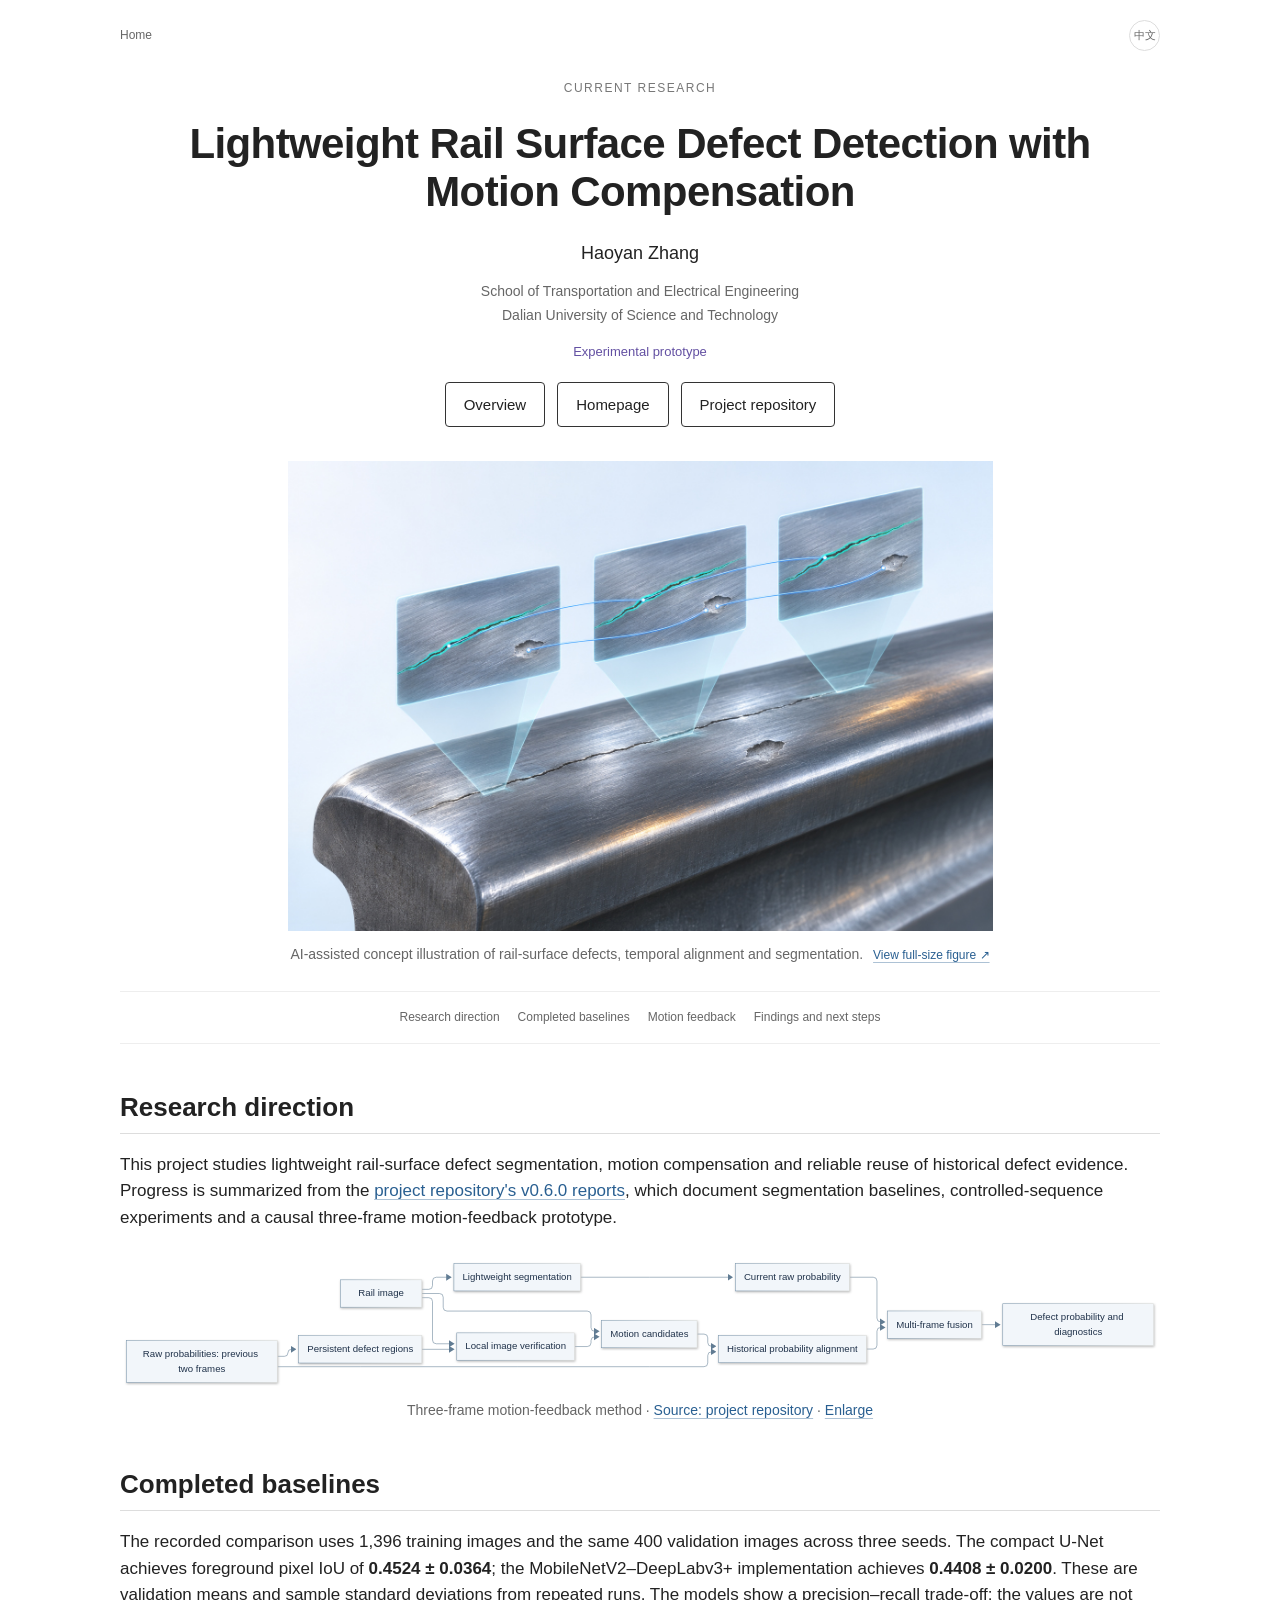
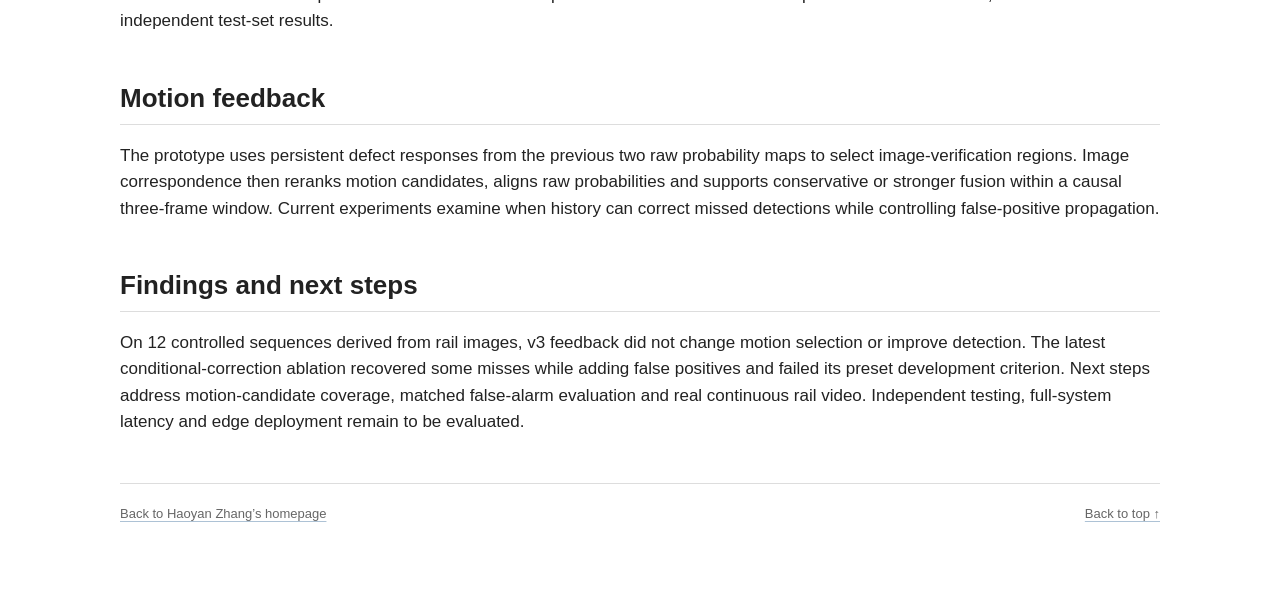
<file: research/rail-inspection.html>
<!doctype html><html lang="en"><head>
<meta charset="utf-8"><meta name="viewport" content="width=device-width,initial-scale=1"><title>Rail Surface Defect Detection · Haoyan Zhang</title>
<meta name="description" content="Lightweight rail-surface segmentation with three-seed model comparisons, a causal three-frame motion-feedback prototype, and ongoing experiments on missed-detection recovery and false-positive propagation."><meta name="author" content="Haoyan Zhang"><meta property="og:type" content="website"><meta property="og:title" content="Rail Surface Defect Detection · Haoyan Zhang"><meta property="og:description" content="Lightweight rail-surface segmentation with three-seed model comparisons, a causal three-frame motion-feedback prototype, and ongoing experiments on missed-detection recovery and false-positive propagation."><meta property="og:image" content="https://wangyansir.github.io/assets/portrait.jpg">
<link rel="canonical" href="https://wangyansir.github.io/research/rail-inspection.html"><link rel="alternate" hreflang="zh-CN" href="https://wangyansir.github.io/research/rail-inspection-zh.html"><link rel="icon" href="../assets/favicon.svg" type="image/svg+xml">
<script>try{const s=localStorage.getItem('haoyan-theme');document.documentElement.dataset.theme=s||(matchMedia('(prefers-color-scheme:dark)').matches?'dark':'light')}catch{document.documentElement.dataset.theme='light'}</script>
<link rel="stylesheet" href="../assets/katex.min.css"><link rel="stylesheet" href="../style.css?v=6"><script src="../main.js?v=5" defer></script></head>
<body class="project-page"><a class="skip-link" href="#main">Skip to content</a><main class="project-main" id="main"><nav class="project-utility" aria-label="Page navigation"><a href="../index.html#research">Home</a><a class="language-switch" href="rail-inspection-zh.html" lang="zh-CN" hreflang="zh-CN" aria-label="Switch to Chinese">中文</a></nav>
<header class="project-heading"><p class="project-kicker">CURRENT RESEARCH</p><h1>Lightweight Rail Surface Defect Detection with Motion Compensation</h1><p class="project-authors"><a href="../index.html">Haoyan Zhang</a></p><p class="project-affiliation">School of Transportation and Electrical Engineering<br>Dalian University of Science and Technology</p><p class="project-stage">Experimental prototype</p><div class="project-resources"><a href="#overview">Overview</a><a href="../index.html#research">Homepage</a><a href="https://github.com/LevinJustus/rail-surface-motion-research" target="_blank" rel="noopener">Project repository</a></div></header>
<figure class="project-teaser"><a class="figure-link" href="../assets/rail-inspection-concept.jpg" target="_blank" rel="noopener" aria-label="Open full-size figure"><img src="../assets/rail-inspection-concept.jpg" alt="AI-assisted concept illustration of rail-surface defects, temporal alignment and segmentation." width="1200" height="700" fetchpriority="high"></a><figcaption>AI-assisted concept illustration of rail-surface defects, temporal alignment and segmentation. <a class="figure-original" href="../assets/rail-inspection-concept.jpg" target="_blank" rel="noopener">View full-size figure ↗</a></figcaption></figure><nav class="section-index" aria-label="On this page"><a href="#overview">Research direction</a><a href="#current-progress">Completed baselines</a><a href="#planned-method">Motion feedback</a><a href="#scope">Findings and next steps</a></nav>
<section class="technical-section" id="overview" aria-labelledby="overview-title"><h2 id="overview-title">Research direction</h2><div class="technical-content"><p>This project studies lightweight rail-surface defect segmentation, motion compensation and reliable reuse of historical defect evidence. Progress is summarized from the <a href="https://github.com/LevinJustus/rail-surface-motion-research/tree/69c54ac7763b4c273eca9c3e6f34547de6b4092b" target="_blank" rel="noopener">project repository's v0.6.0 reports</a>, which document segmentation baselines, controlled-sequence experiments and a causal three-frame motion-feedback prototype.</p><figure><a href="../assets/rail-method-en.svg" target="_blank" rel="noopener" aria-label="Open full-size method diagram"><img src="../assets/rail-method-en.svg" alt="Three-frame motion-feedback method" loading="lazy"></a><figcaption>Three-frame motion-feedback method · <a href="https://github.com/LevinJustus/rail-surface-motion-research#%E6%96%B9%E6%B3%95%E6%A6%82%E8%A7%88" target="_blank" rel="noopener">Source: project repository</a> · <a href="../assets/rail-method-en.svg" target="_blank" rel="noopener">Enlarge</a></figcaption></figure></div></section>
<section class="technical-section" id="current-progress" aria-labelledby="current-progress-title"><h2 id="current-progress-title">Completed baselines</h2><div class="technical-content"><p>The recorded comparison uses 1,396 training images and the same 400 validation images across three seeds. The compact U-Net achieves foreground pixel IoU of <strong>0.4524 ± 0.0364</strong>; the MobileNetV2–DeepLabv3+ implementation achieves <strong>0.4408 ± 0.0200</strong>. These are validation means and sample standard deviations from repeated runs. The models show a precision–recall trade-off; the values are not independent test-set results.</p></div></section>
<section class="technical-section" id="planned-method" aria-labelledby="planned-method-title"><h2 id="planned-method-title">Motion feedback</h2><div class="technical-content"><p>The prototype uses persistent defect responses from the previous two raw probability maps to select image-verification regions. Image correspondence then reranks motion candidates, aligns raw probabilities and supports conservative or stronger fusion within a causal three-frame window. Current experiments examine when history can correct missed detections while controlling false-positive propagation.</p>
</div></section>
<section class="technical-section" id="scope" aria-labelledby="scope-title"><h2 id="scope-title">Findings and next steps</h2><div class="technical-content"><p>On 12 controlled sequences derived from rail images, v3 feedback did not change motion selection or improve detection. The latest conditional-correction ablation recovered some misses while adding false positives and failed its preset development criterion. Next steps address motion-candidate coverage, matched false-alarm evaluation and real continuous rail video. Independent testing, full-system latency and edge deployment remain to be evaluated.</p></div></section><footer class="project-footer"><a href="../index.html#research">Back to Haoyan Zhang’s homepage</a><a href="#main">Back to top ↑</a></footer></main></body></html>
</file>
<file: style.css>
:root{
color-scheme:light;--bg:#fbfaf7;--ink:#221f1c;--muted:#6a655e;--line:#e7e2d9;--blue:#33608f;--teal:#1d6a5e;--gold:#8a6113;--rust:#9c4826;--plum:#6b4176;--accent:#6350a2;--pill:#fff;--header:rgba(251,250,247,.95);--serif:Charter,'Iowan Old Style','Source Serif 4','Source Serif Pro',Cambria,Georgia,'Times New Roman',serif;--sans:-apple-system,BlinkMacSystemFont,'Segoe UI',Arial,'Microsoft YaHei',sans-serif}
:root[data-theme=dark]{color-scheme:dark;--bg:#15171b;--ink:#e7e3dc;--muted:#aaa49b;--line:#2b2f36;--blue:#8fb5de;--teal:#87b9ad;--gold:#d3b777;--rust:#d8a18b;--plum:#c0a1cd;--accent:#c0b1ef;--pill:#202329;--header:rgba(21,23,27,.95)}
*{box-sizing:border-box}html{scroll-behavior:smooth;scroll-padding-top:76px}body{margin:0;background:var(--bg);color:var(--ink);font:18px/1.72 var(--serif);-webkit-font-smoothing:antialiased}a{color:var(--blue);text-decoration:underline;text-decoration-color:color-mix(in srgb,var(--blue) 38%,transparent);text-underline-offset:3px;transition:color .18s,border-color .18s,background .18s}a:hover{color:var(--accent);text-decoration-color:currentColor}button{font:inherit;color:inherit;cursor:pointer}img{display:block;max-width:100%}figure{margin:0}p{margin:0 0 18px}a:focus-visible,button:focus-visible,.table-scroll:focus-visible{outline:2px solid var(--accent);outline-offset:4px}.skip-link{position:fixed;z-index:30;left:16px;top:-80px;padding:8px 18px;background:var(--ink);color:var(--bg);font:14px/1.5 var(--sans)}.skip-link:focus{top:10px}.page{max-width:900px;padding-inline:32px;margin-inline:auto}.muted{color:var(--muted)}.small{font-size:15px}
.topbar{position:sticky;top:0;z-index:20;background:var(--header);border-bottom:1px solid var(--line);backdrop-filter:blur(12px)}.topbar::before{content:'';position:absolute;top:0;left:0;right:0;height:3px;background:linear-gradient(90deg,#33608f,#6b4176,#9c4826)}.topbar-inner{max-width:900px;padding:0 32px;margin:auto;min-height:54px;display:flex;align-items:center;gap:22px}.topbar-brand{font-weight:700;font-size:18px;color:var(--ink);text-decoration:none;white-space:nowrap;margin-right:auto}.topbar-nav{display:flex;align-items:center;gap:20px;font:13px/1.6 var(--sans)}.topbar-nav a{color:var(--muted);text-decoration:none;white-space:nowrap;padding:16px 0;position:relative}.topbar-nav a::after{content:'';position:absolute;height:1px;left:0;right:0;bottom:9px;background:currentColor;transform:scaleX(0);transition:transform .18s}.topbar-nav a:hover,.topbar-nav a[aria-current]{color:var(--accent)}.topbar-nav a:hover::after,.topbar-nav a[aria-current]::after{transform:scaleX(1)}.controls{display:flex;align-items:center;gap:9px;flex-shrink:0}.language-switch{display:inline-flex;align-items:center;justify-content:center;min-width:31px;height:31px;border:1px solid var(--line);border-radius:50%;color:var(--muted);text-decoration:none;font:11px/1 var(--sans);white-space:nowrap}.language-switch:hover{border-color:var(--accent);color:var(--accent)}.theme-toggle{width:32px;height:32px;padding:8px;border:1px solid var(--line);border-radius:50%;background:var(--pill);display:flex;align-items:center;justify-content:center}.theme-toggle:hover{border-color:var(--gold)}.icon{display:inline-block;width:13px;height:13px;opacity:.66;flex-shrink:0}[data-theme=dark] .icon{filter:invert(1)}.theme-toggle>.icon{display:block}.moon-icon{display:none}[data-theme=dark] .theme-toggle>.icon{display:none}[data-theme=dark] .moon-icon{display:flex}
.homepage{background-image:radial-gradient(ellipse 650px 230px at 15% 70px,rgba(51,96,143,.045),transparent),radial-gradient(ellipse 600px 220px at 85% 70px,rgba(29,106,94,.035),transparent)}.hero{display:flex;align-items:center;gap:30px;padding:44px 0 30px}.portrait-link{flex-shrink:0;border-radius:18px;display:block}.portrait{width:200px;height:200px;object-fit:cover;object-position:50% 35%;border-radius:18px;border:1px solid var(--line);box-shadow:0 7px 22px rgba(25,25,25,.09)}.hero-copy{min-width:0}h1{font-size:38px;line-height:1.3;font-weight:700;margin:0 0 15px;letter-spacing:-.5px}.role,.affiliation{font-size:17px;line-height:1.6;margin:0 0 7px}.hero-focus{font:13px/1.6 var(--sans);color:var(--muted);margin:12px 0 0}.social-links{display:flex;flex-wrap:wrap;align-items:center;gap:8px;margin-top:22px}.pill{display:inline-flex;align-items:center;justify-content:center;gap:7px;border:1px solid var(--line);border-radius:20px;background:var(--pill);color:var(--muted);padding:4px 12px;font:12px/1.65 var(--sans);text-decoration:none;white-space:nowrap}.pill:hover{color:var(--accent);border-color:var(--accent);text-decoration:none}.cv-pill{background:color-mix(in srgb,var(--accent) 7%,var(--pill));border-color:color-mix(in srgb,var(--accent) 22%,var(--line))}.orcid-mark{width:13px;height:13px;border-radius:50%;background:#a6ce39;color:#fff;font:700 8px/13px Arial,sans-serif;text-align:center;letter-spacing:-.5px}
.section{padding:26px 0 4px;scroll-margin-top:20px}.section>p{text-align:justify;hyphens:auto}.section-title{display:flex;gap:10px;align-items:center;color:var(--ink);font:700 21px/1.4 var(--serif);margin:0 0 18px}.section-title>span{font-size:19px;line-height:1}.section-title::after{content:'';flex:1;height:1px;margin-left:2px;background:linear-gradient(90deg,var(--section-accent),var(--line) 48%);opacity:.6}.blue{--section-accent:var(--blue)}.teal{--section-accent:var(--teal)}.gold{--section-accent:var(--gold)}.plum{--section-accent:var(--plum)}.rust{--section-accent:var(--rust)}.interest-tags{padding:0;margin:20px 0 0;list-style:none;display:flex;flex-wrap:wrap;gap:8px}.interest-tags li{border:1px solid color-mix(in srgb,var(--blue) 18%,var(--line));border-radius:20px;background:color-mix(in srgb,var(--blue) 8%,var(--bg));color:var(--blue);padding:3px 11px;font:12px/1.6 var(--sans)}.interest-tags li:nth-child(2){color:var(--plum);background:color-mix(in srgb,var(--plum) 8%,var(--bg))}.interest-tags li:nth-child(3){color:var(--teal);background:color-mix(in srgb,var(--teal) 8%,var(--bg))}.news-list,.honors-list{padding:0;margin:0;list-style:none}.news-list li{display:grid;grid-template-columns:70px 1fr;gap:18px;position:relative;padding:0 0 13px}.news-list time{font:12px/1.8 var(--sans);color:var(--muted);padding-top:5px}.news-list li>div{position:relative;padding-left:16px;font-size:16px}.news-list li>div::before{content:'•';position:absolute;left:0;color:var(--teal);font-size:18px}.dated-entry{display:grid;grid-template-columns:150px 1fr;gap:20px;margin-bottom:7px;font-size:16px}.dated-entry p{margin:0 0 5px}.entry-date{font:13px/1.8 var(--sans);color:var(--muted);padding-top:2px}
.work-entry{display:grid;grid-template-columns:250px minmax(0,1fr);gap:26px;align-items:center;padding:14px 0}.teaser{width:250px;height:150px;border:1px solid var(--line);border-radius:10px;background:#fff;padding:18px 10px;position:relative;overflow:hidden}.teaser img{width:100%;height:100%;object-fit:contain;background:#fff}.teaser .teaser-alternate{position:absolute;inset:18px 10px;width:calc(100% - 20px);height:calc(100% - 36px);opacity:0;transition:opacity .3s ease}@media(hover:hover) and (pointer:fine){.teaser.has-hover:hover .teaser-alternate{opacity:1}}.work-copy{min-width:0}.work-copy h3{font:700 17px/1.45 var(--serif);margin:0 0 9px}.work-copy p{margin:0 0 8px}.venue{display:flex;flex-wrap:wrap;gap:7px;align-items:center;font:15px/1.6 var(--serif);color:var(--muted)}.badge{display:inline-block;font:11px/1.6 var(--sans);border-radius:20px;padding:2px 9px;border:1px solid transparent}.badge.publication{color:#b32749;background:#b3274912;border-color:#b3274926}.badge.accepted{color:var(--plum);background:color-mix(in srgb,var(--plum) 9%,var(--bg));border-color:color-mix(in srgb,var(--plum) 18%,var(--line))}.badge.ongoing{color:var(--teal);background:color-mix(in srgb,var(--teal) 9%,var(--bg));margin-bottom:7px}.badge.engineering{color:var(--blue);background:color-mix(in srgb,var(--blue) 8%,var(--bg))}.authors{font-size:15px;line-height:1.6;color:var(--muted)}.authors strong{color:var(--ink)}.work-description{font-size:15px;line-height:1.65}.work-note{font-size:13px;line-height:1.65;color:var(--muted)}.resource-links{display:flex;flex-wrap:wrap;gap:8px;margin-top:12px}.honors-list li{display:grid;grid-template-columns:70px 1fr;gap:18px;font-size:15px;padding-bottom:10px}.honors-list li>span{font:12px/1.8 var(--sans);color:var(--muted);padding-top:3px}.contact-list{display:grid;grid-template-columns:80px 1fr;gap:10px 5px;margin:24px 0 0}.contact-list dt{font:13px/1.8 var(--sans);color:var(--rust);padding-top:3px}.contact-list dd{margin:0;overflow-wrap:anywhere}.site-footer{text-align:center;color:var(--muted);font:12px/1.6 var(--sans);padding-top:40px;padding-bottom:28px}.site-footer p{margin:0 0 6px}.site-footer a{color:var(--muted);display:inline-block;margin-top:5px}
.project-page{color-scheme:light;color:#222;background:#fff;font:17px/1.55 var(--sans);--line:#e4e4e4;--muted:#666;--accent:#4e437a;--blue:#295f91}.project-main{box-sizing:content-box;max-width:1040px;padding:20px 24px 72px;margin:auto}.project-utility{display:flex;justify-content:space-between;align-items:center;font-size:12px;margin-bottom:28px}.project-utility>a:first-child{color:#666;text-decoration:none}.project-utility .language-switch{color:#666;border-color:#ddd}.project-heading{text-align:center;max-width:920px;margin:0 auto 32px}.project-kicker{color:#777;font-size:12px;letter-spacing:1.5px;margin:0 0 22px}.project-heading h1{font:700 42px/1.15 var(--sans);letter-spacing:-.6px;margin:0 0 24px}.project-authors{font-size:18px;margin:0 0 12px}.project-authors a{color:#222;text-decoration:none}.project-authors a:hover{text-decoration:underline}.project-affiliation{font-size:14px;line-height:1.7;color:#666;margin:0 0 14px}.project-stage{color:#6350a2;font-size:13px;margin:0 0 20px}.project-resources{display:flex;flex-wrap:wrap;justify-content:center;gap:12px}.project-resources a{border:1px solid #333;border-radius:4px;color:#222;padding:10px 18px;font-size:15px;text-decoration:none}.project-resources a:hover{background:#f3f3f3}.project-teaser{margin:34px auto 0}.project-teaser img{width:100%;height:auto;max-height:470px;object-fit:contain}.project-teaser figcaption,.technical-content figcaption{margin-top:12px;font-size:14px;line-height:1.6;color:#666;text-align:center}.section-index{display:flex;justify-content:center;flex-wrap:wrap;gap:8px 18px;margin:26px 0 0;font-size:12px;padding:16px 0;border-block:1px solid #eee}.section-index a{color:#666;text-decoration:none}.section-index a:hover{color:#6350a2;text-decoration:underline}.technical-section{margin-top:46px;scroll-margin-top:24px}.technical-section h2{font:700 26px/1.35 var(--sans);padding-bottom:8px;margin:0 0 18px;border-bottom:1px solid #ddd}.technical-content p{margin:0 0 18px}.technical-content li{margin-bottom:9px}.technical-content figure{margin:28px 0}.technical-content figure img{width:100%;height:auto;max-height:620px;object-fit:contain;background:#fff}.technical-content h3{font:600 19px/1.5 var(--sans);margin:25px 0 12px}.table-scroll{overflow-x:auto;margin:24px 0;border:1px solid #e2e2e2;border-radius:4px}.technical-content table{border-collapse:collapse;width:100%;min-width:510px;font-size:14px;font-variant-numeric:tabular-nums}.technical-content th,.technical-content td{padding:12px 16px;text-align:left;border-bottom:1px solid #e5e5e5;vertical-align:top}.technical-content th{background:#f5f5f5;font-weight:600}.technical-content tbody tr:last-child td{border:0}.project-footer{display:flex;flex-wrap:wrap;gap:20px;justify-content:space-between;border-top:1px solid #ddd;margin-top:48px;padding-top:20px;font-size:13px}.project-footer a{color:#666}
@media(max-width:900px){.topbar-inner{gap:14px}.topbar-nav{gap:15px;font-size:12px}.topbar-brand{font-size:17px}}
@media(max-width:720px){body{font-size:16px}.page{padding-inline:20px}.topbar-inner{padding-inline:20px;gap:14px;min-height:54px}.topbar-brand{display:none}.topbar-nav{flex:1;min-width:0;overflow-x:auto;gap:16px;scrollbar-width:none;font-size:13px}.topbar-nav::-webkit-scrollbar{display:none}.topbar-nav a{padding-block:16px}.controls{gap:7px}.language-switch{min-width:29px;height:29px;font-size:10px}.theme-toggle{width:30px;height:30px;padding:7px}.hero{display:block;padding:32px 0 28px}.portrait{width:160px;height:160px}.portrait-link{width:160px;margin-bottom:22px}.hero h1{font-size:30px;margin-bottom:13px}.role,.affiliation{font-size:16px}.hero-focus{font-size:12px}.social-links{margin-top:20px}.section{padding-top:26px}.section-title{font-size:21px}.section>p{text-align:left;hyphens:none}.work-entry{display:block;padding:14px 0 20px}.teaser{width:100%;height:auto;aspect-ratio:2.5/1;margin-bottom:17px}.work-copy h3{font-size:17px}.work-description{font-size:15px}.dated-entry{grid-template-columns:1fr;gap:5px}.news-list li{grid-template-columns:60px 1fr;gap:9px}.news-list li>div{font-size:15px}.news-list time{font-size:11px}.honors-list li{grid-template-columns:42px 1fr;gap:15px;font-size:14px}.contact-list{grid-template-columns:65px 1fr;font-size:15px}.site-footer{padding-top:35px}}
@media(max-width:640px){.project-main{padding:18px 18px 64px}.project-utility{margin-bottom:28px}.project-heading h1{font-size:30px;line-height:1.2;letter-spacing:-.4px}.project-kicker{font-size:11px;margin-bottom:20px}.project-authors{font-size:16px}.project-affiliation{font-size:13px}.project-resources a{padding:9px 14px;font-size:14px}.project-teaser{margin-top:30px}.project-teaser img{max-height:420px}.section-index{justify-content:flex-start;font-size:11px;gap:9px 16px}.technical-section{margin-top:34px}.technical-section h2{font-size:24px}.technical-content{font-size:16px}.technical-content figcaption,.project-teaser figcaption{font-size:12px}.technical-content th,.technical-content td{padding:10px 12px}}
@media(prefers-reduced-motion:reduce){html{scroll-behavior:auto}*{transition:none!important}}
@media print{body{font-size:11pt;background:#fff!important;color:#000!important}.topbar,.controls,.site-footer,.project-utility,.section-index,.project-footer{display:none}.page,.project-main{max-width:none;padding:0}.hero{padding-top:0}.portrait{width:130px;height:130px}.section-title,.technical-section h2{break-after:avoid}.work-entry,figure,.dated-entry{break-inside:avoid}a{color:#000;text-decoration:none}.section{padding-top:18px}.technical-section{margin-top:26px}}

[data-theme=dark] .badge.publication{color:#ef9ab0;background:#b3274920;border-color:#b327493d}

.figure-link{display:block}.figure-original{display:inline-block;margin-left:6px;font-size:12px}

/* Academic layout aligned with the updated reference, 21 November 2026. */
.homepage{--serif:Georgia,'Times New Roman','Noto Serif SC',serif;font:17px/1.85 var(--serif);background-image:none}
.homepage .page,.topbar-inner{max-width:1050px;padding-inline:34px}
.topbar::before{display:none}
.topbar-brand{font-size:21px}
.topbar-nav{font-size:13px;gap:22px}
.hero{display:grid;grid-template-columns:210px minmax(0,1fr);grid-template-rows:auto auto;column-gap:36px;row-gap:16px;align-items:center;padding:48px 0 26px}
.portrait-link{grid-column:1;grid-row:1/3;align-self:center;margin:0}
.portrait{width:210px;height:210px;box-shadow:none}
.hero-copy{grid-column:2;grid-row:1;align-self:end}
.hero h1{font-size:44px;line-height:1.2;letter-spacing:-.6px;margin-bottom:20px}
.hero .role{font-size:20px;line-height:1.5;margin-bottom:8px}
.hero .affiliation{font-size:17px;line-height:1.65;margin:0}
.hero .social-links{grid-column:2;grid-row:2;align-self:start;margin:0}
.homepage .section{padding:26px 0 5px}
.homepage .section-title{font-size:26px;line-height:1.4;gap:14px;margin-bottom:24px}
.homepage .section-title>span{font-size:23px}
.homepage .section>p{text-align:left;hyphens:none;margin-bottom:18px}
.interest-tags{margin-top:22px}
.interest-tags li{background:transparent!important}
.work-entry{display:block;padding:9px 0 32px}
.work-entry+.work-entry{padding-top:20px}
.work-row{display:grid;grid-template-columns:278px minmax(0,1fr);gap:29px;align-items:start}
.work-media{min-width:0;margin:0;padding-top:4px}
.visual-toggle{display:block;position:relative;width:100%;height:190px;padding:0;background:#fff;border:1px solid var(--line);border-radius:14px;overflow:hidden;box-shadow:0 5px 15px #171c2610}
.visual-toggle img{width:100%;height:100%;object-fit:contain;background:#fff}
.visual-toggle .visual-method{position:absolute;inset:0;width:100%;height:100%;opacity:0;transition:opacity .25s ease}
.visual-toggle.visual-art .visual-overview{object-fit:cover}
.visual-toggle.show-method .visual-method{opacity:1}
.visual-toggle .visual-overview{transition:opacity .25s ease}
.visual-toggle.show-method .visual-overview{opacity:0}
.visual-hint{position:absolute;right:8px;bottom:8px;padding:3px 8px;background:#263449e8;color:#fff;border-radius:6px;font:11px/1.6 var(--sans);opacity:0;transition:opacity .18s}
.visual-toggle:hover .visual-hint,.visual-toggle:focus-visible .visual-hint{opacity:1}
.visual-toggle .method-panel{display:grid;grid-template-columns:1fr 1fr;gap:9px;background:#fff;color:#33466b;align-content:center;font:13px/1.45 var(--sans)}
.method-panel>span{display:flex;align-items:center;justify-content:center;min-height:50px;padding:7px;border:1px solid #dfe4ec;border-radius:7px;background:#f8fafc}
.image-caption{font:12px/1.6 var(--sans);color:var(--muted);text-align:center;margin:9px 0 0}
.work-copy .entry-kicker{font:12px/1.5 var(--sans);text-transform:uppercase;letter-spacing:.7px;color:var(--muted);margin:0 0 6px}
.work-copy h3{font:700 19px/1.5 var(--serif);margin:0 0 8px}
.work-copy .work-description{font-size:16px;line-height:1.75;margin:10px 0 0}
.badge{font-size:12px;background:transparent!important}
.badge.ongoing{margin-bottom:0;border-color:color-mix(in srgb,var(--teal) 22%,var(--line))}
.badge.engineering{border-color:color-mix(in srgb,var(--blue) 22%,var(--line))}
.work-copy .authors{font-size:15px;margin:9px 0 5px}
.resource-links{margin-top:14px}
.resource-links .pill{font-size:12px;padding:4px 11px;background:transparent}
.contribution{border-block:1px solid var(--line);margin-top:20px}
.contribution summary{display:flex;align-items:center;gap:10px;cursor:pointer;list-style:none;padding:11px 0;font:13px/1.6 var(--sans);color:var(--muted)}
.contribution summary::-webkit-details-marker{display:none}
.contribution summary:hover{color:var(--ink)}
.contribution summary:focus-visible{outline:2px solid var(--accent);outline-offset:4px}
.expand-icon{display:grid;place-items:center;width:22px;height:22px;border:1px solid var(--line);border-radius:50%;color:var(--blue);font:18px/1 var(--sans);transition:transform .18s}
.contribution[open] .expand-icon{transform:rotate(45deg)}
.expand-label{margin-left:auto;font-size:12px}
.contribution-body{padding:8px 2px 22px}
.contribution-role{font:13px/1.6 var(--sans);color:var(--muted);margin:0 0 12px}
.contribution-body ul{padding-left:20px;margin:0 0 22px;font-size:16px;line-height:1.8}
.contribution-body li{padding-left:3px;margin-bottom:7px}
.contribution-body li::marker{color:var(--blue)}
.workflow{display:grid;grid-template-columns:repeat(4,minmax(0,1fr));gap:16px;padding:0;margin:0 0 16px;list-style:none}
.workflow li{padding:14px 12px;margin:0;border:1px solid var(--line);border-radius:10px;background:var(--pill);font:13px/1.6 var(--sans);min-height:54px;display:flex;align-items:center}
.scope-note{border-left:2px solid var(--blue);padding-left:12px;margin:0;font:13px/1.8 var(--sans);color:var(--muted)}
.email-contact{display:flex;align-items:center;gap:18px;border-block:1px solid var(--line);margin:28px 0 18px;padding:22px 0;text-decoration:none;color:var(--ink)}
.email-contact .icon{width:25px;height:25px}
.email-contact small{display:block;font:13px/1.5 var(--sans);color:var(--muted);margin-bottom:5px}
.email-contact strong{display:block;font:600 25px/1.4 var(--serif)}
.email-contact:hover{color:var(--accent)}
@media(max-width:900px){.topbar-inner{gap:16px}.topbar-brand{font-size:18px}.topbar-nav{gap:16px}.hero{grid-template-columns:175px minmax(0,1fr);column-gap:28px}.portrait{width:175px;height:175px}.hero h1{font-size:38px}.hero .role{font-size:18px}.work-row{grid-template-columns:240px minmax(0,1fr);gap:24px}.visual-toggle{height:155px}}
@media(max-width:720px){.homepage{font-size:17px}.homepage .page,.topbar-inner{padding-inline:22px}.topbar-inner{gap:12px}.topbar-brand{display:none}.topbar-nav{gap:16px}.hero{padding:34px 0 20px;grid-template-columns:145px minmax(0,1fr);column-gap:24px}.portrait-link{width:auto}.portrait{width:145px;height:145px}.hero h1{font-size:32px;margin-bottom:12px}.hero .role{font-size:16px}.hero .affiliation{font-size:15px}.hero .social-links{gap:7px}.homepage .section-title{font-size:24px;margin-bottom:20px}.work-row{display:block}.work-media{max-width:100%;margin:0 0 20px}.visual-toggle{height:210px}.image-caption{margin-top:7px}.work-copy h3{font-size:19px}.work-copy .work-description{font-size:16px}.contribution{margin-top:17px}.workflow{grid-template-columns:repeat(2,minmax(0,1fr));gap:10px}.expand-label{display:none}.email-contact strong{font-size:23px}}
@media(max-width:480px){.homepage .page,.topbar-inner{padding-inline:20px}.hero{grid-template-columns:105px minmax(0,1fr);column-gap:18px;row-gap:20px;padding:30px 0 16px}.portrait-link{grid-row:1;align-self:start}.portrait{width:105px;height:130px;border-radius:13px}.hero-copy{grid-column:2;grid-row:1;align-self:center}.hero h1{font-size:27px;margin-bottom:10px;letter-spacing:-.5px}.hero .role{font-size:14px;margin-bottom:5px}.hero .affiliation{font-size:13px;line-height:1.6}.hero .social-links{grid-column:1/3;grid-row:2;gap:7px}.social-links .pill{font-size:12px;padding:4px 11px}.homepage .section{padding-top:25px}.homepage .section-title{font-size:23px;gap:10px}.homepage .section-title>span{font-size:21px}.visual-toggle{height:195px}.contribution summary{font-size:12px}.contribution-body ul{font-size:15px}.email-contact{gap:13px}.email-contact strong{font-size:21px}.dated-entry .entry-date br{display:none}.dated-entry .entry-date span{margin-left:8px}}
@media print{.contribution,.visual-hint{display:none}.homepage .hero{grid-template-columns:130px 1fr}.homepage .portrait{width:130px;height:130px}.work-row{grid-template-columns:200px 1fr}.visual-toggle{box-shadow:none}}
.theme-toggle>.icon{display:none}.moon-icon{display:flex}[data-theme=dark] .theme-toggle>.icon{display:block}[data-theme=dark] .moon-icon{display:none}
@media(max-width:480px){.topbar-inner{display:grid;grid-template-columns:1fr auto;gap:0 16px;min-height:88px}.topbar-brand{display:block;grid-column:1;grid-row:1;font-size:20px;padding-top:8px}.controls{grid-column:2;grid-row:1;padding-top:7px}.topbar-nav{grid-column:1/3;grid-row:2;justify-content:space-between;gap:12px;font-size:12px;min-width:0}.topbar-nav a{padding:8px 0 9px}.topbar-nav a::after{bottom:5px}.portrait{height:140px}.hero h1{font-size:clamp(24px,7.5vw,30px)}html{scroll-padding-top:108px}}
.equation-scroll{overflow-x:auto;margin:1.6rem 0;padding:1.15rem 1rem;background:#f4f7fa;border-left:3px solid #6583a0;border-radius:3px}.equation-scroll .katex-display{margin:.3rem 0}.technical-excerpt{margin-top:2rem}.technical-excerpt h3{font-size:1.08rem}.code-panel{margin:1rem 0 0;border:1px solid #263e57;border-radius:8px;overflow:hidden;background:#101c2c;color:#dce7f3}.code-header{display:flex;justify-content:space-between;gap:1rem;padding:.7rem 1rem;background:#1b2b40;color:#c9d8e8;font:600 .75rem/1.4 system-ui;letter-spacing:.03em}.code-panel pre{margin:0;padding:1rem 1.2rem;overflow-x:auto;font: .84rem/1.65 Consolas,monospace}.hljs-keyword,.hljs-type{color:#b0cbff}.hljs-number,.hljs-literal{color:#f5c28b}.hljs-title,.hljs-function{color:#8edacb}.source-note{font-size:.85rem;color:#65758a}.project-page .technical-content{min-width:0}
.skills-list{list-style:none;margin:0;padding:0;display:grid;gap:12px}.skills-list li{padding:0 0 0 14px;border-left:2px solid var(--line);line-height:1.75}.skills-list strong{color:var(--ink)}
@media(max-width:480px){.topbar-nav{display:grid;grid-template-columns:repeat(4,max-content);justify-content:space-between;gap:0 10px;overflow:visible}.topbar-nav a{padding:6px 0}.topbar-nav a::after{bottom:3px}html{scroll-padding-top:135px}}
</file>
